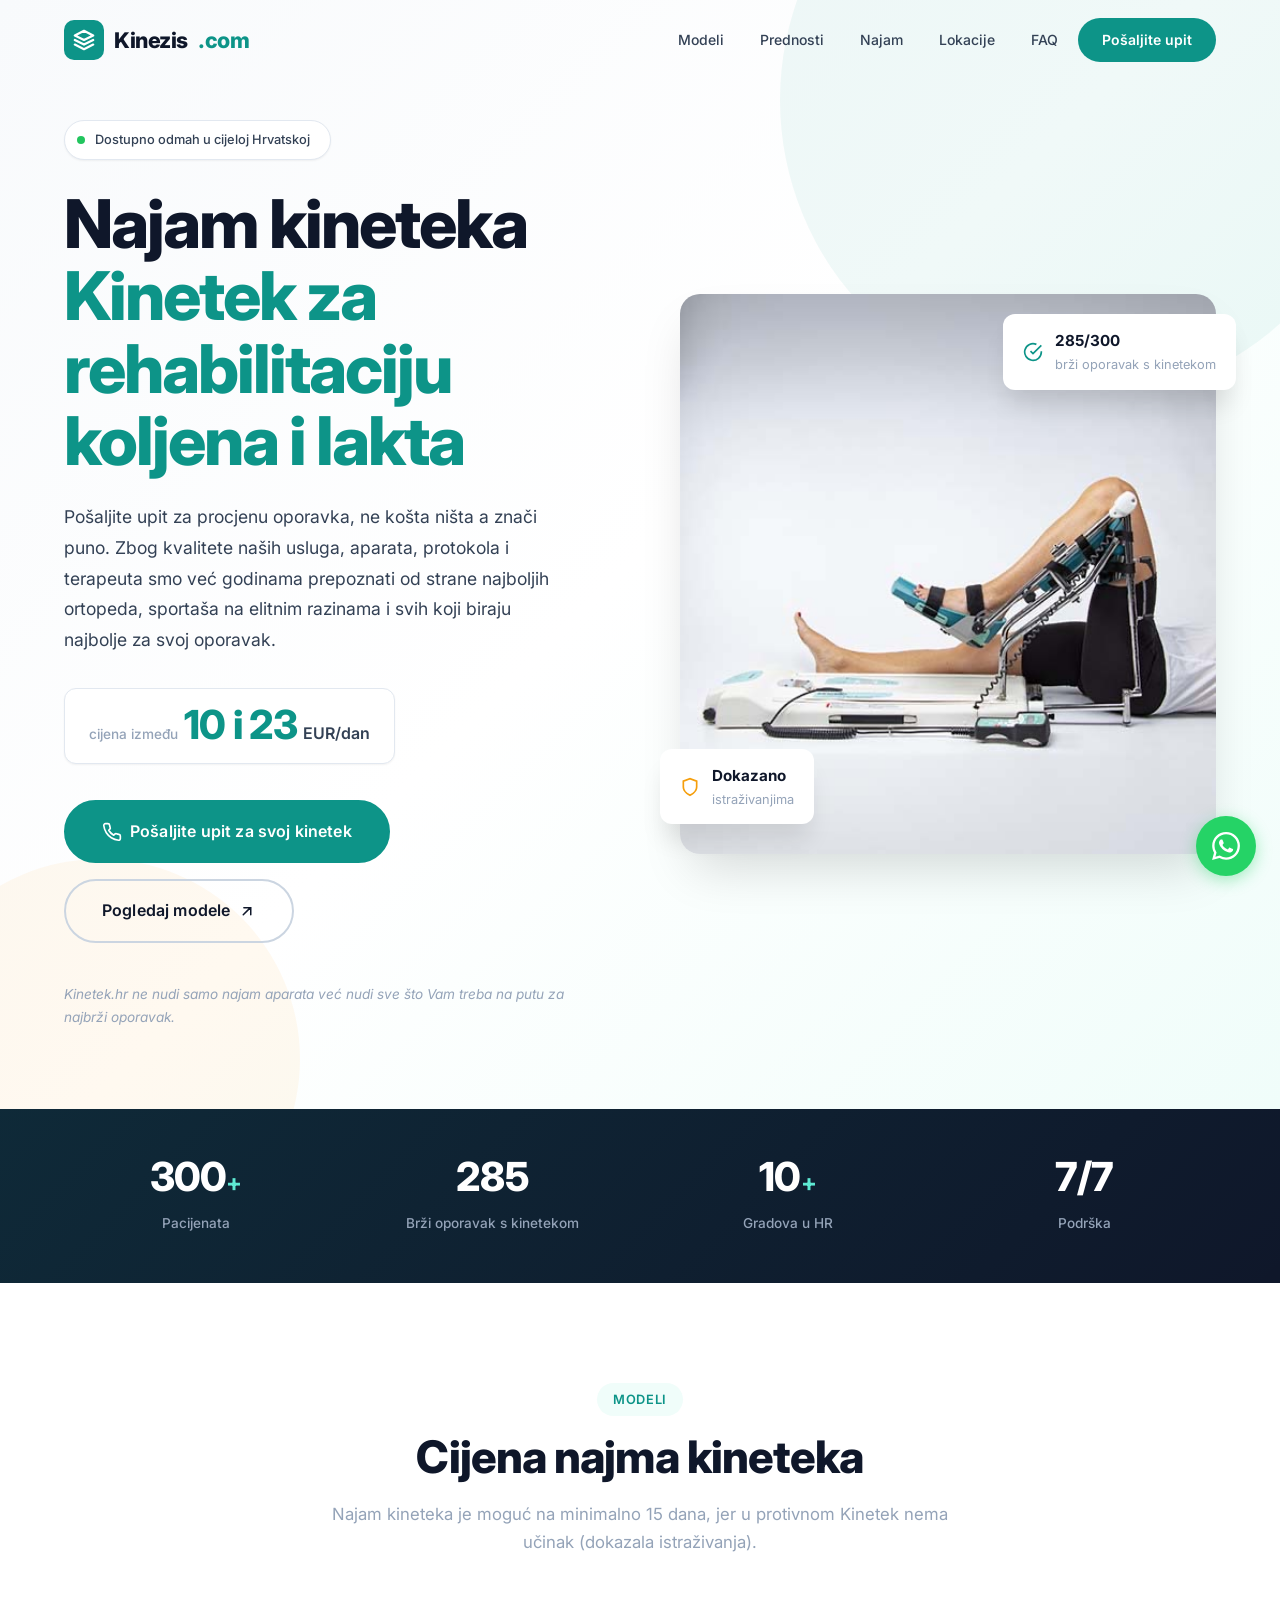
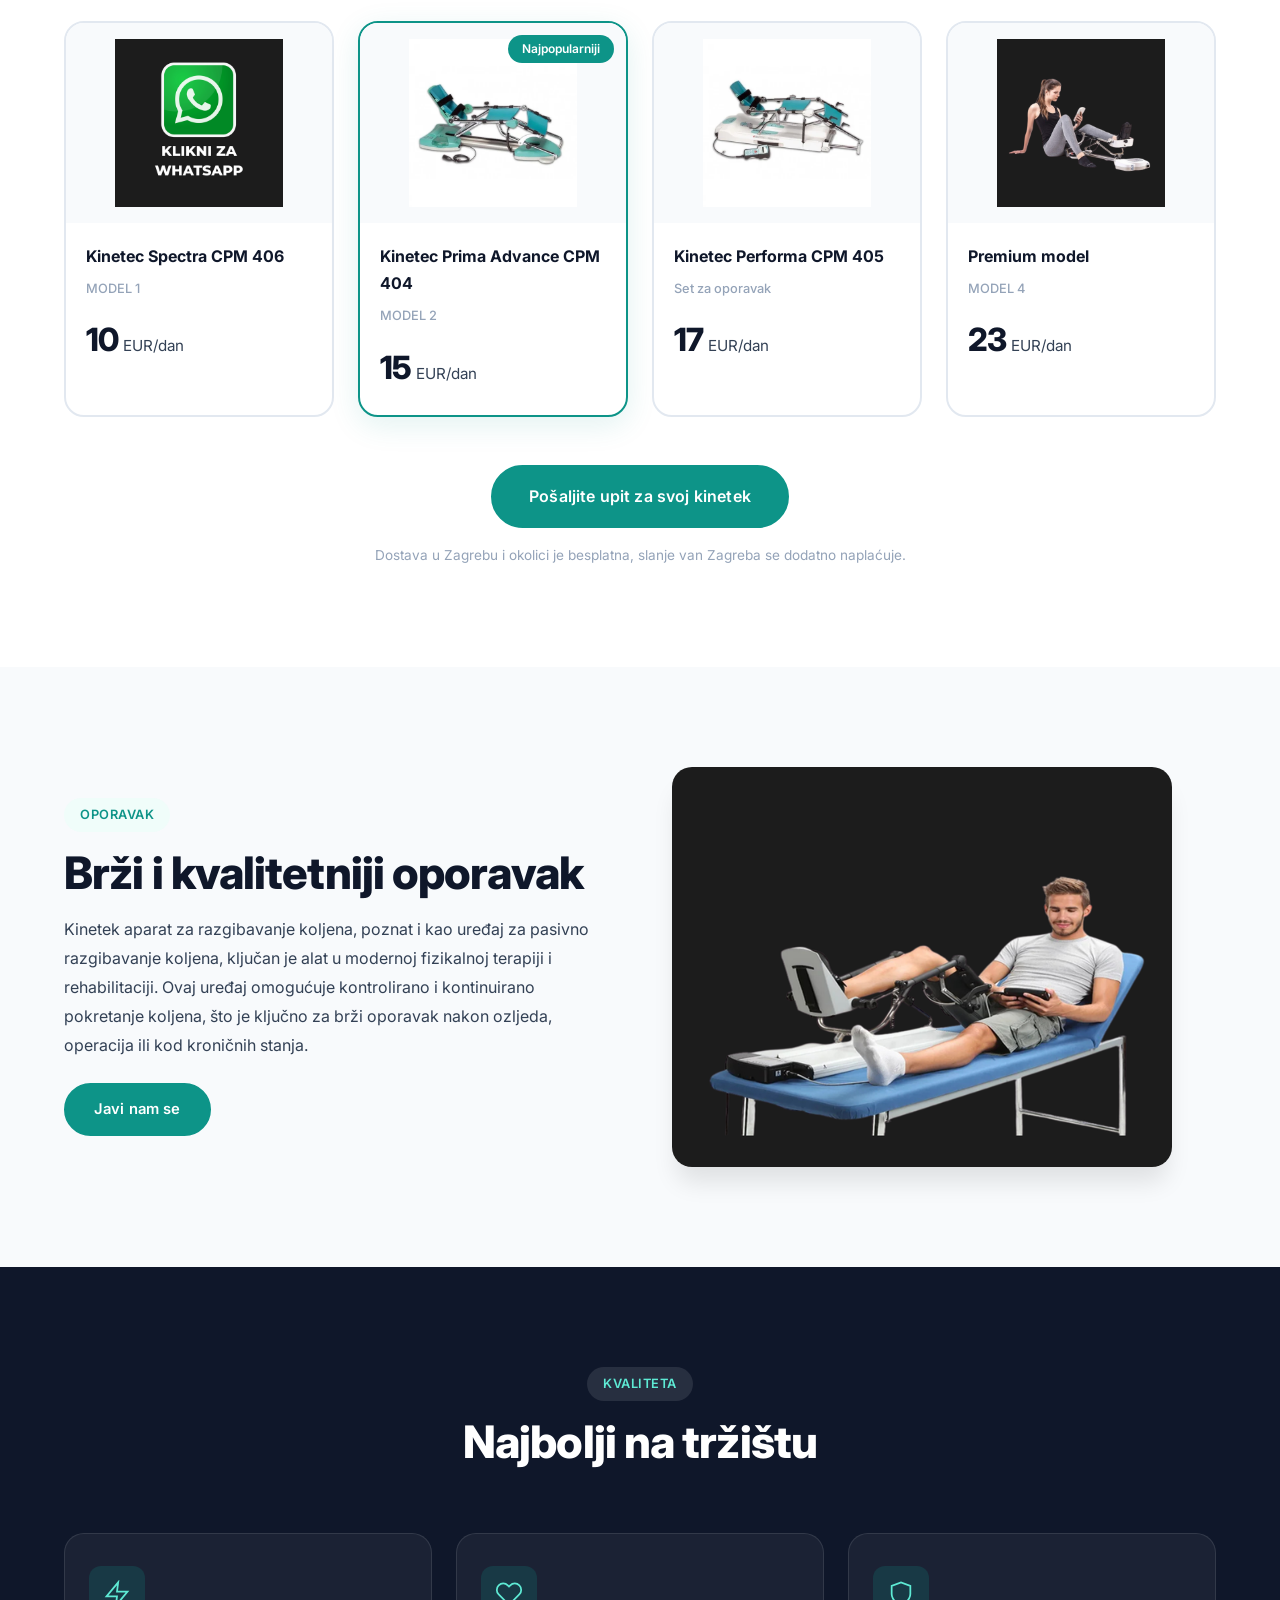
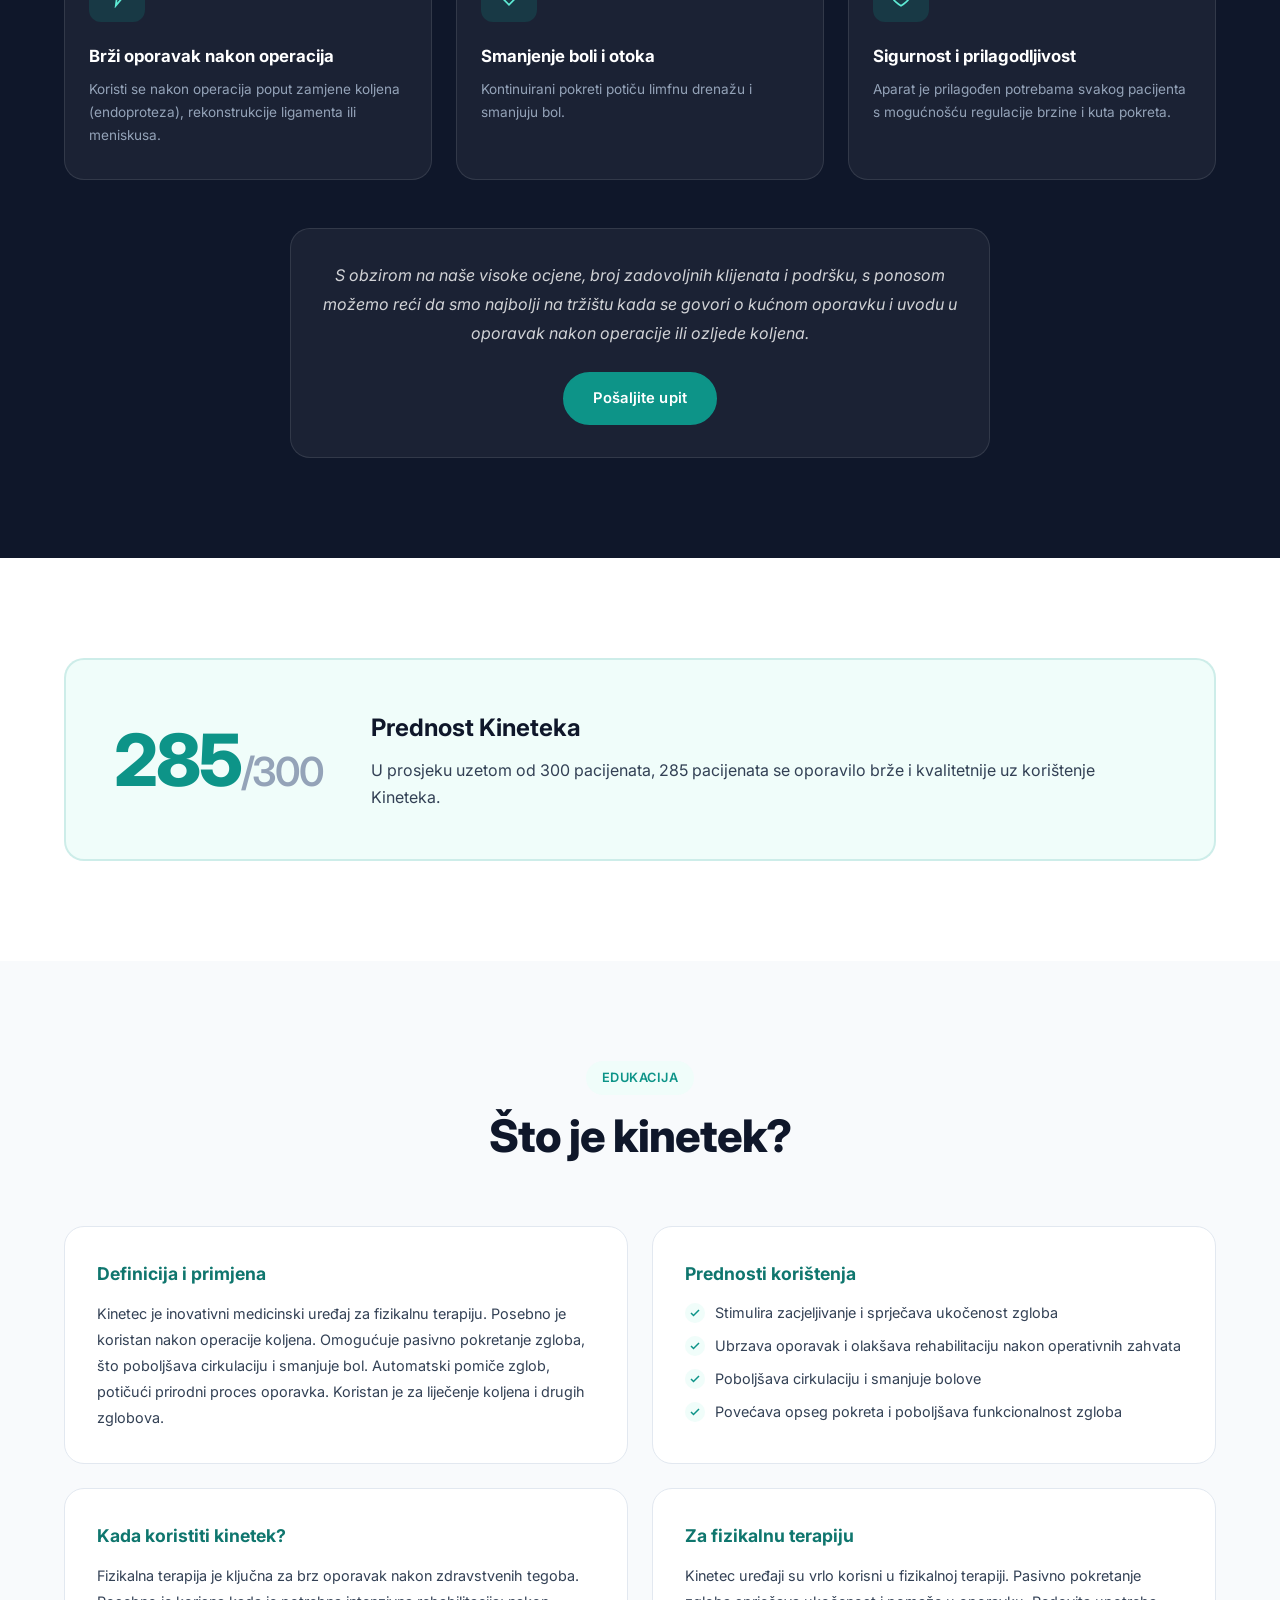
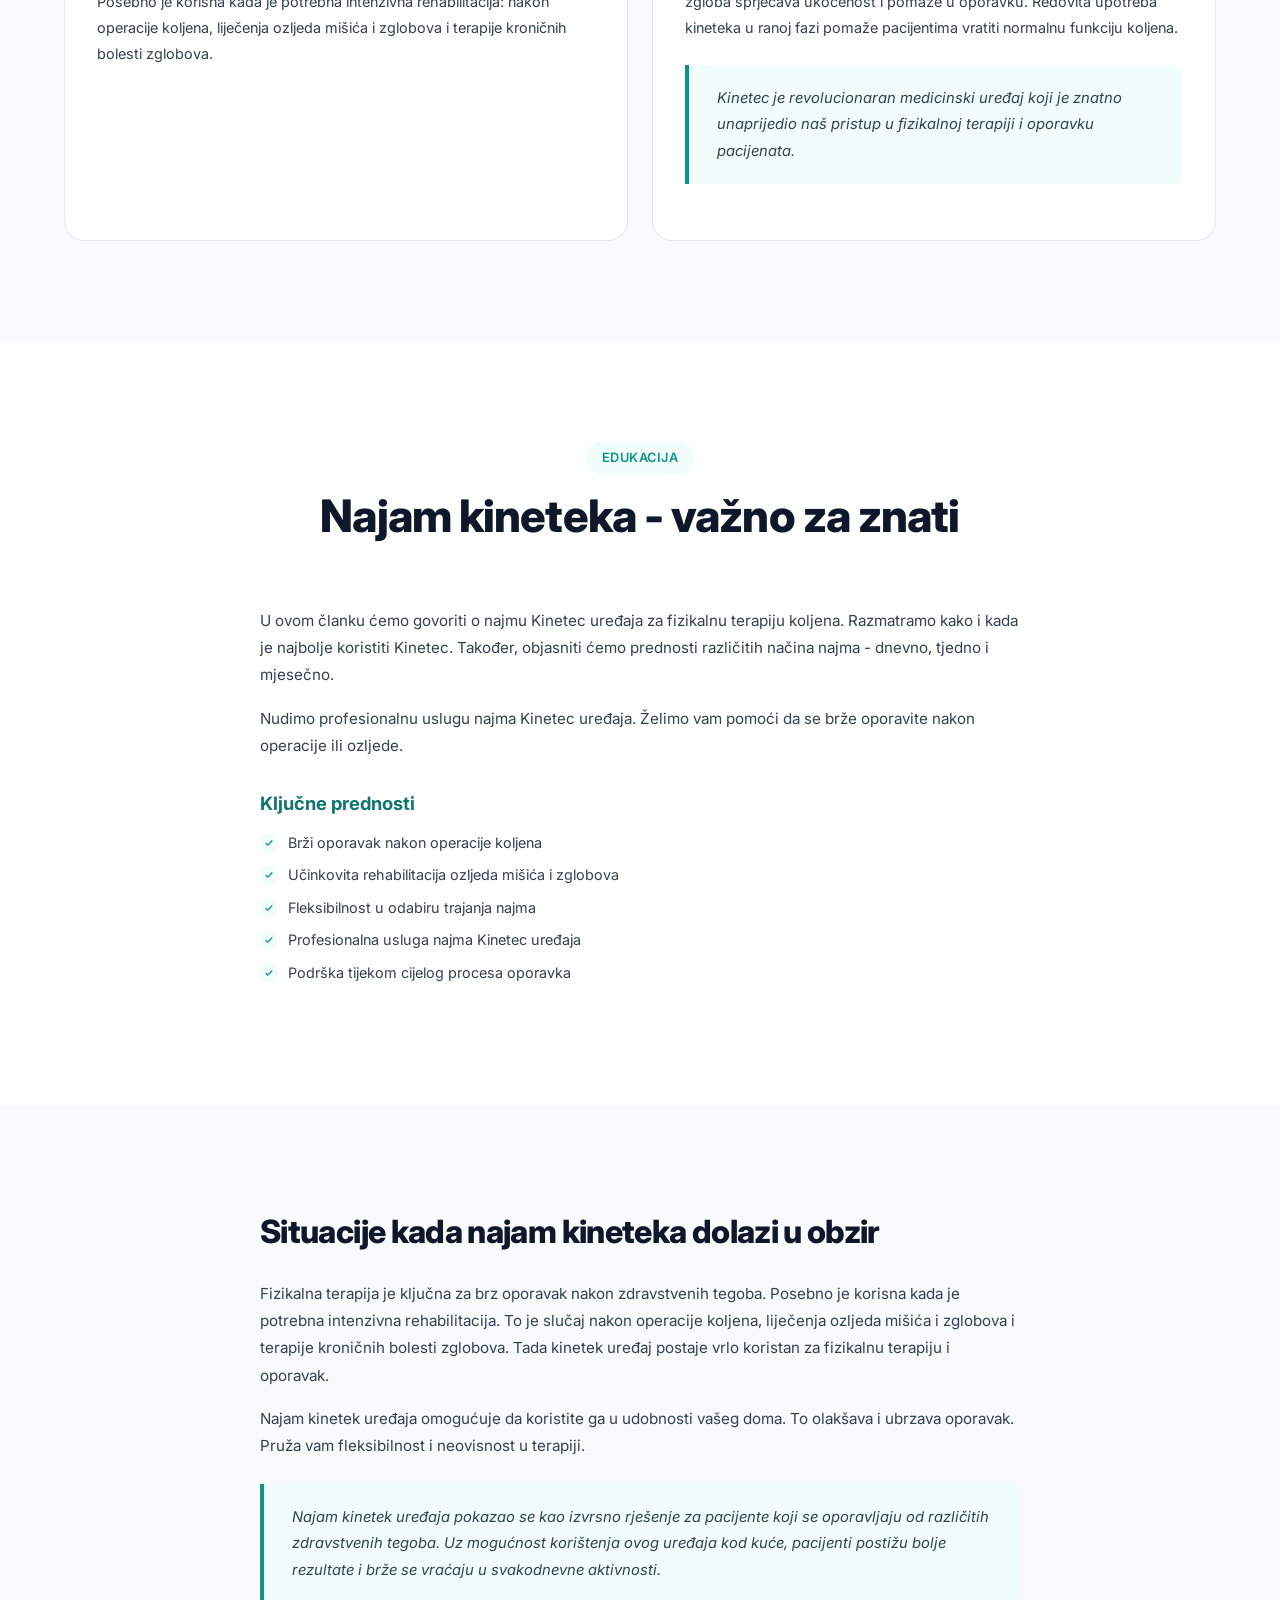
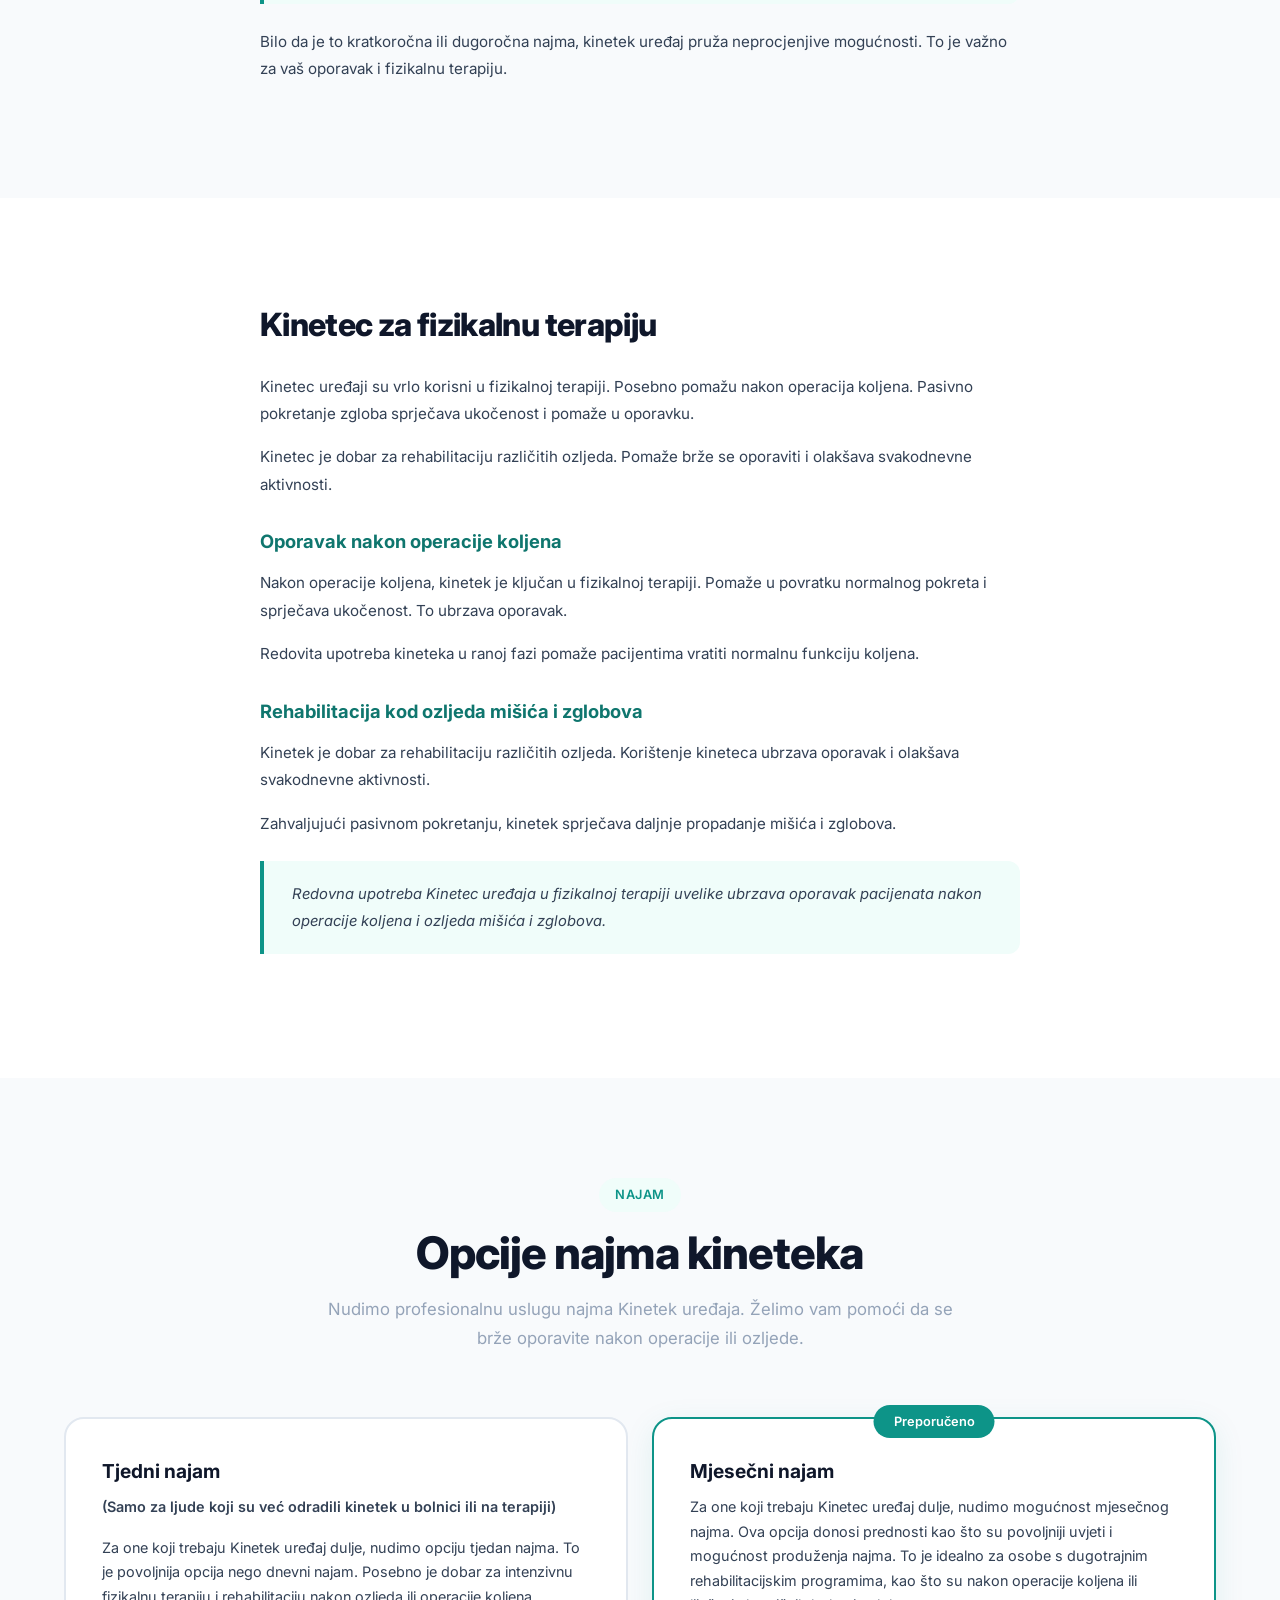
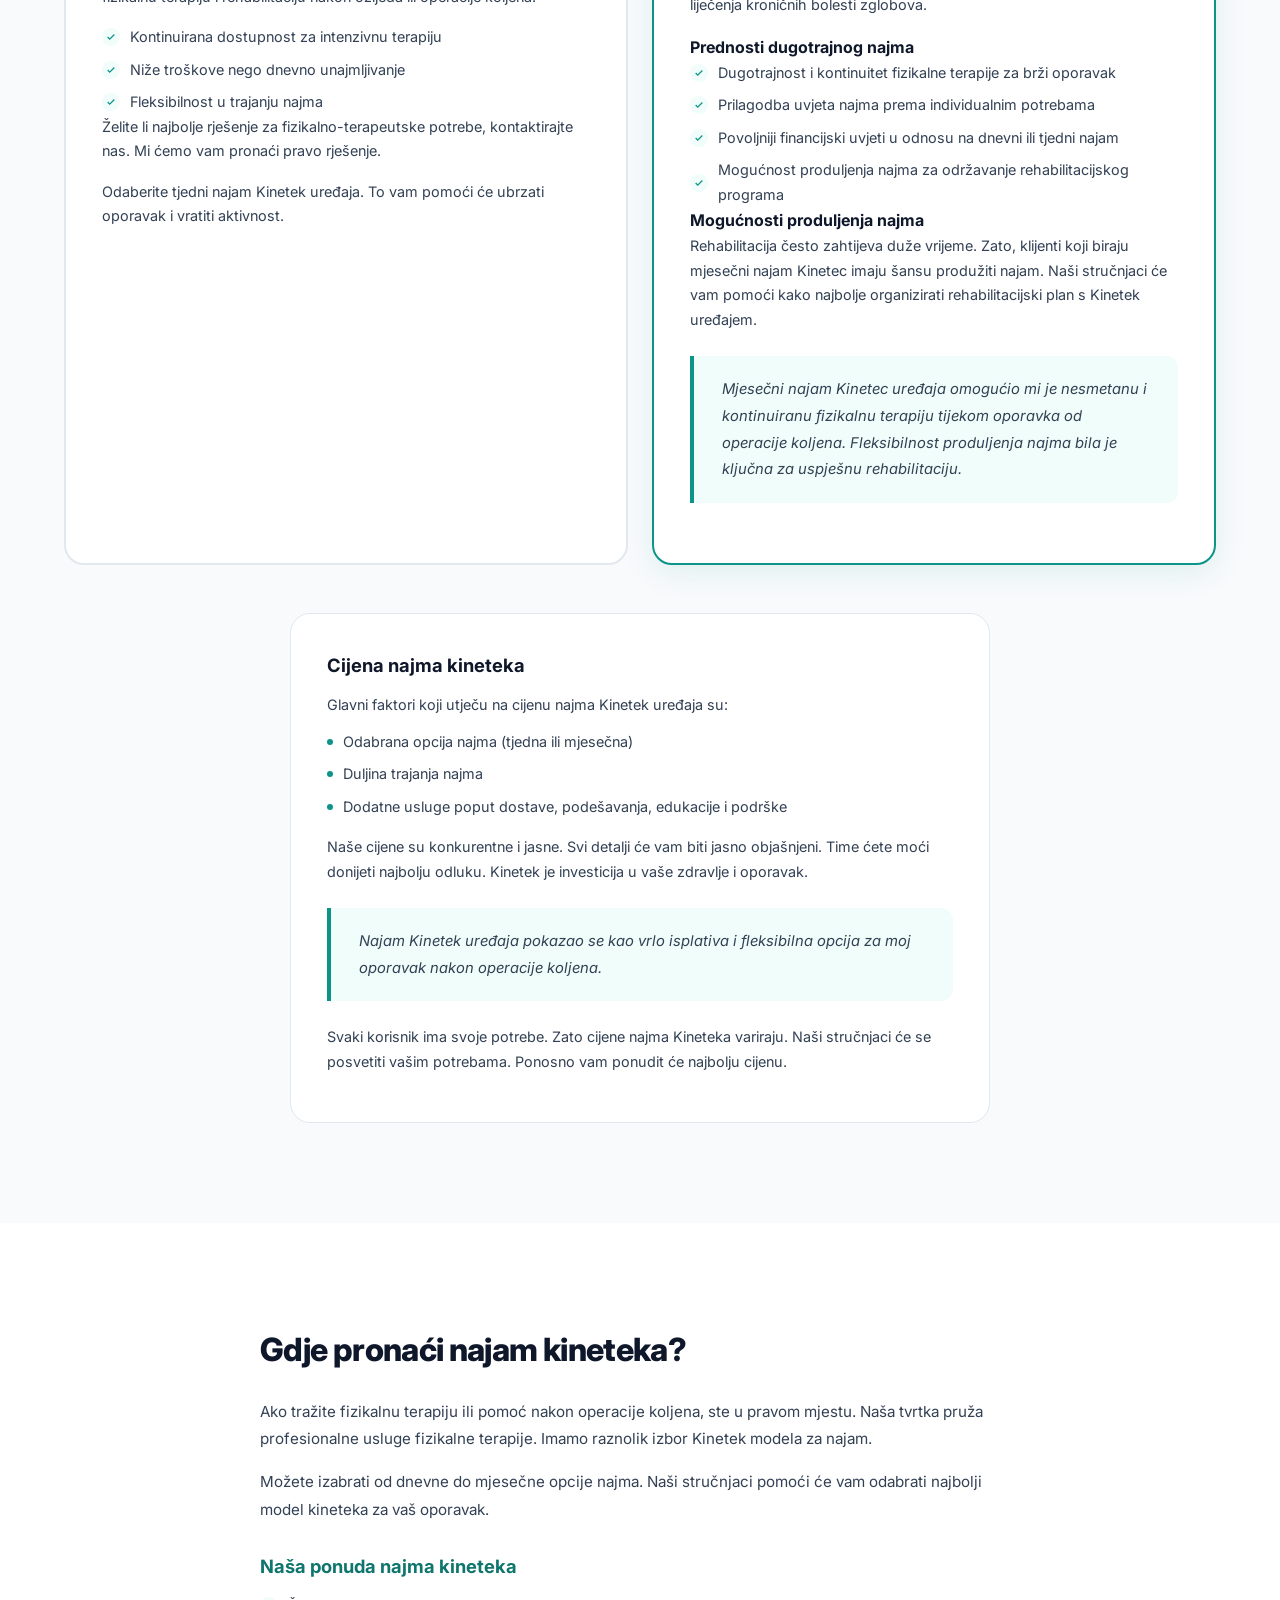
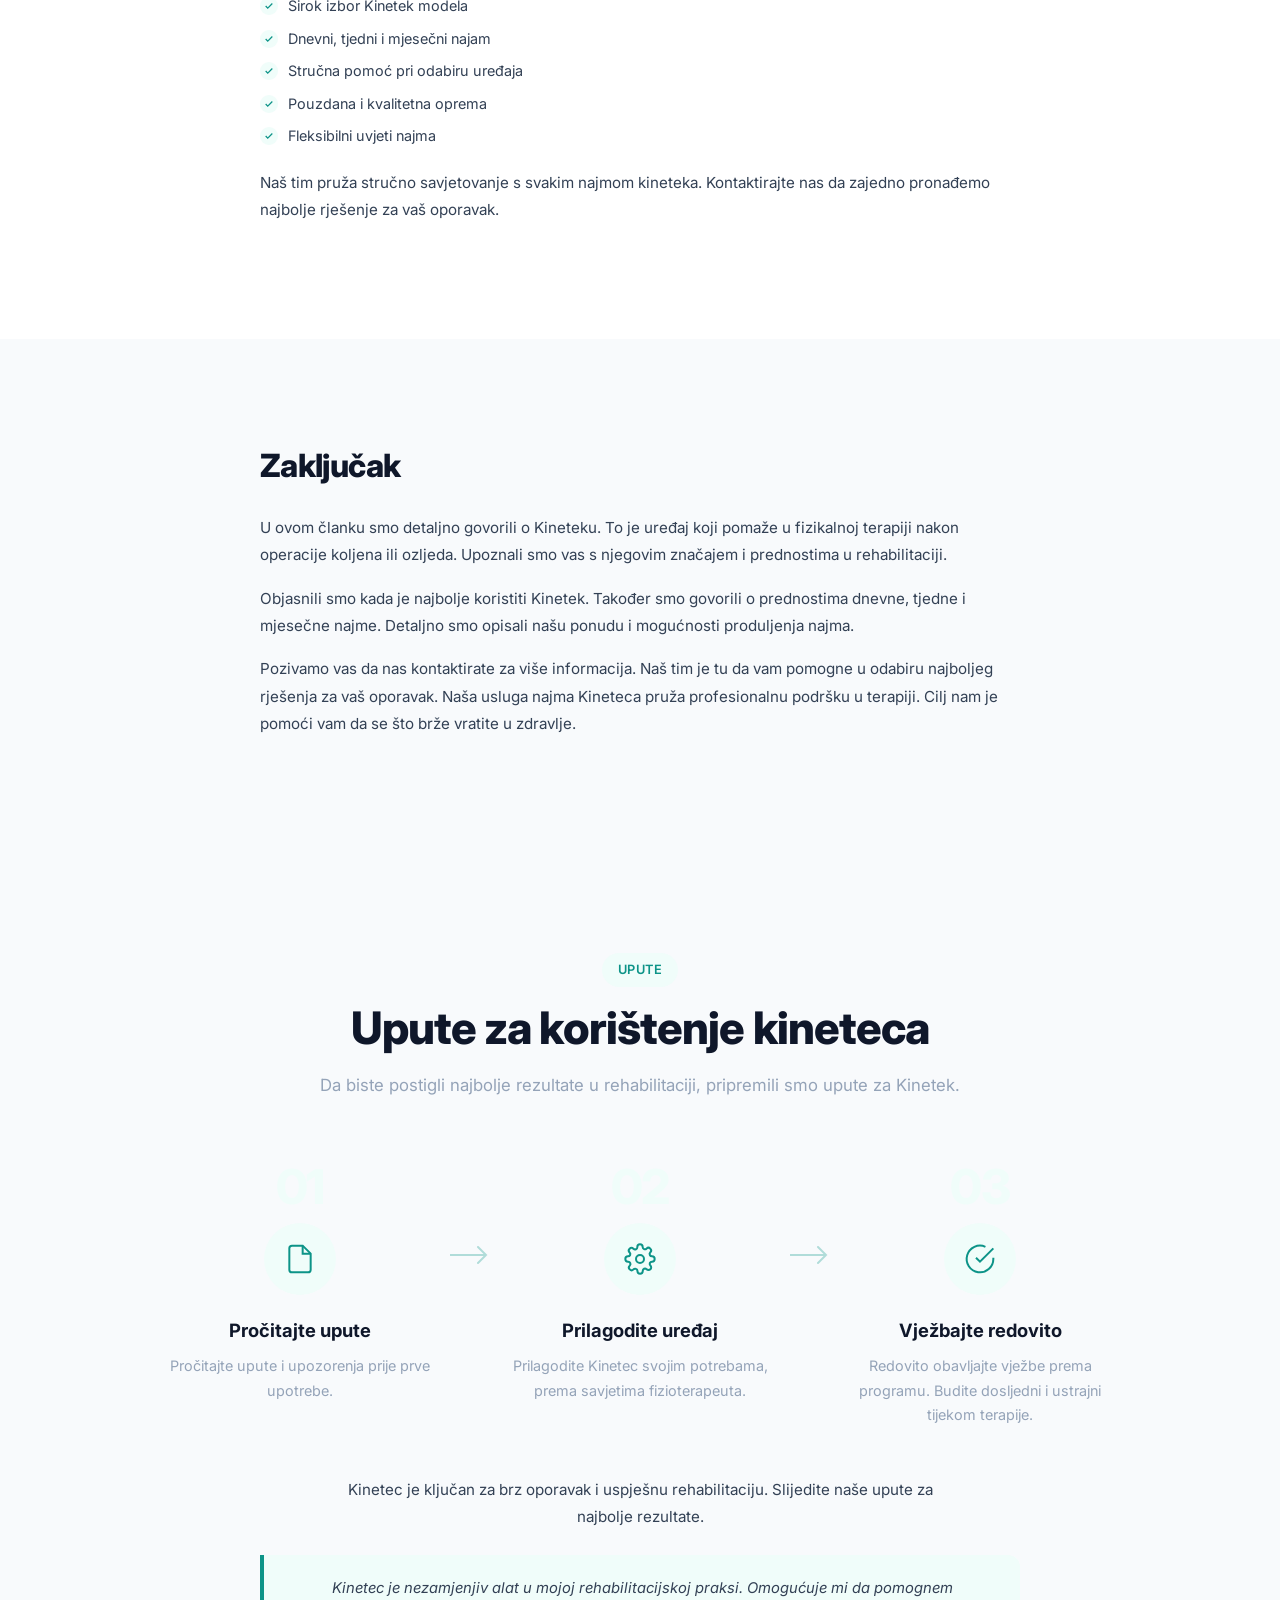
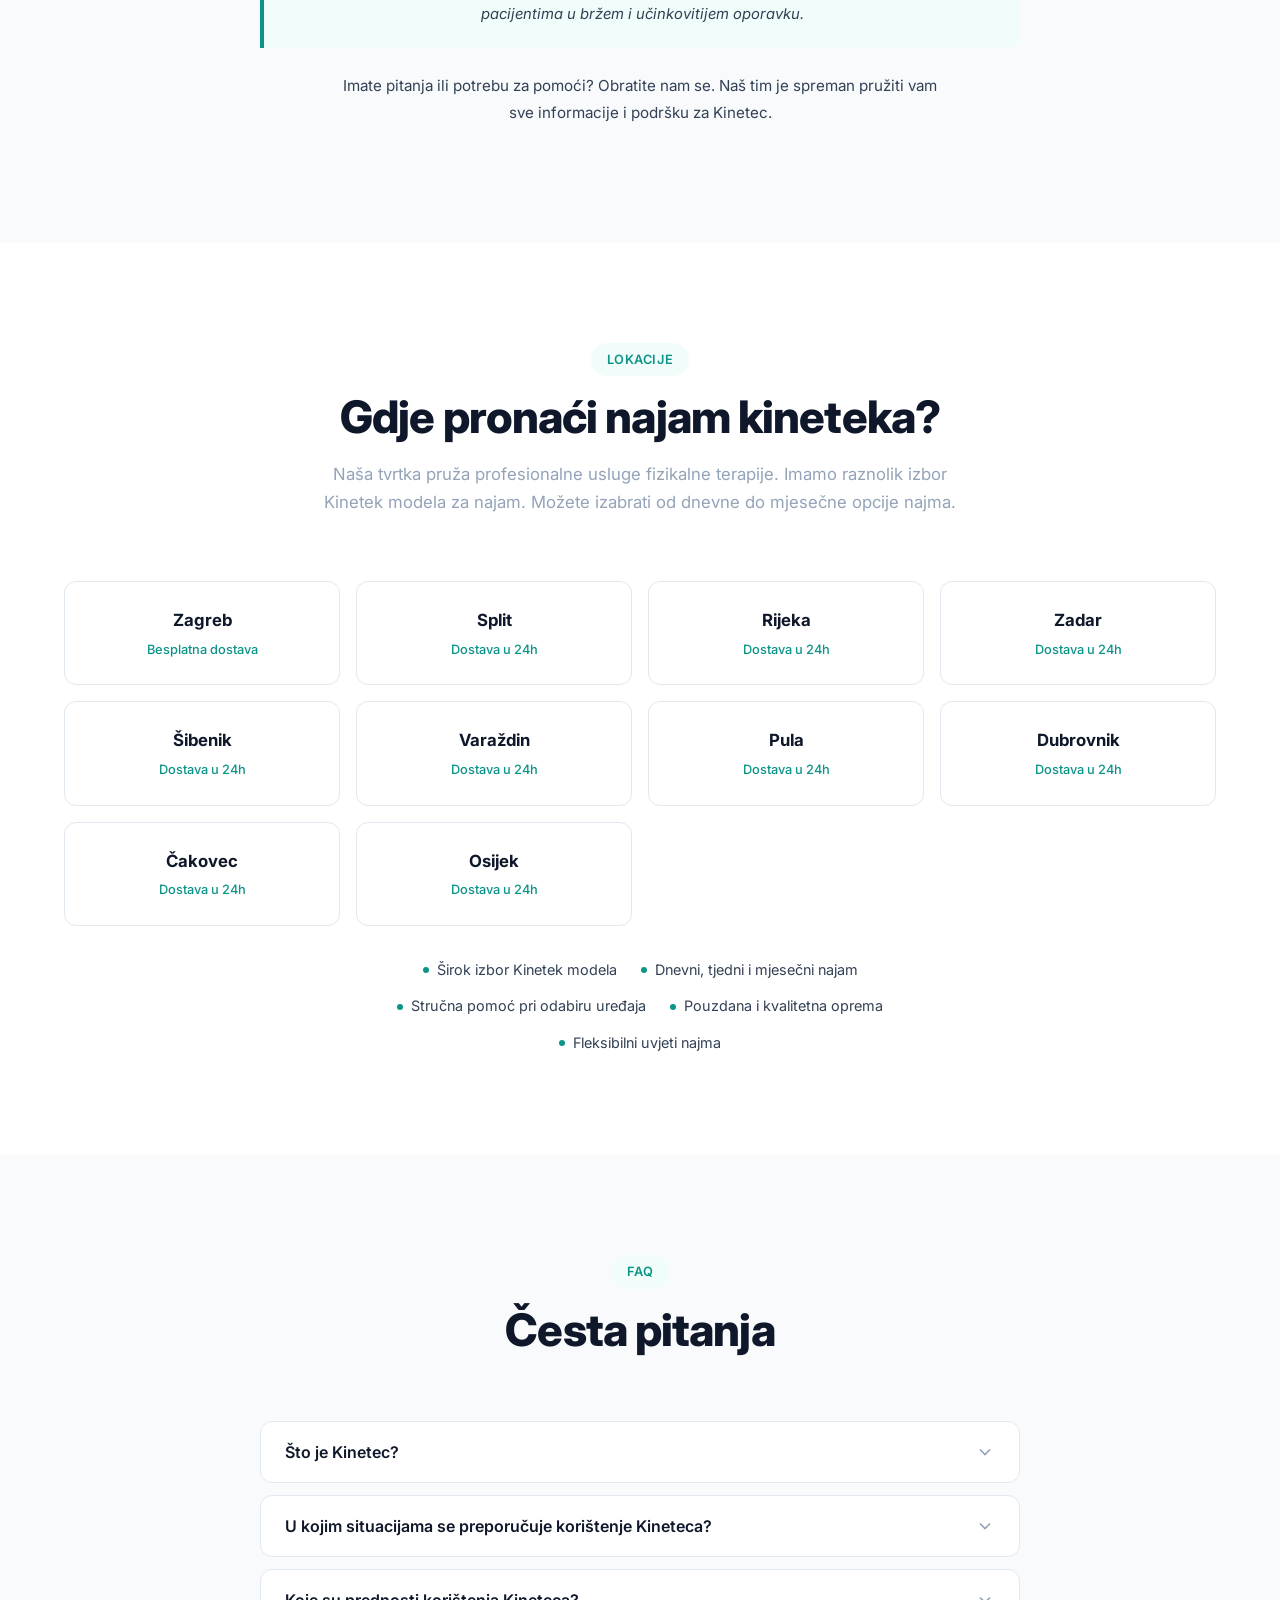
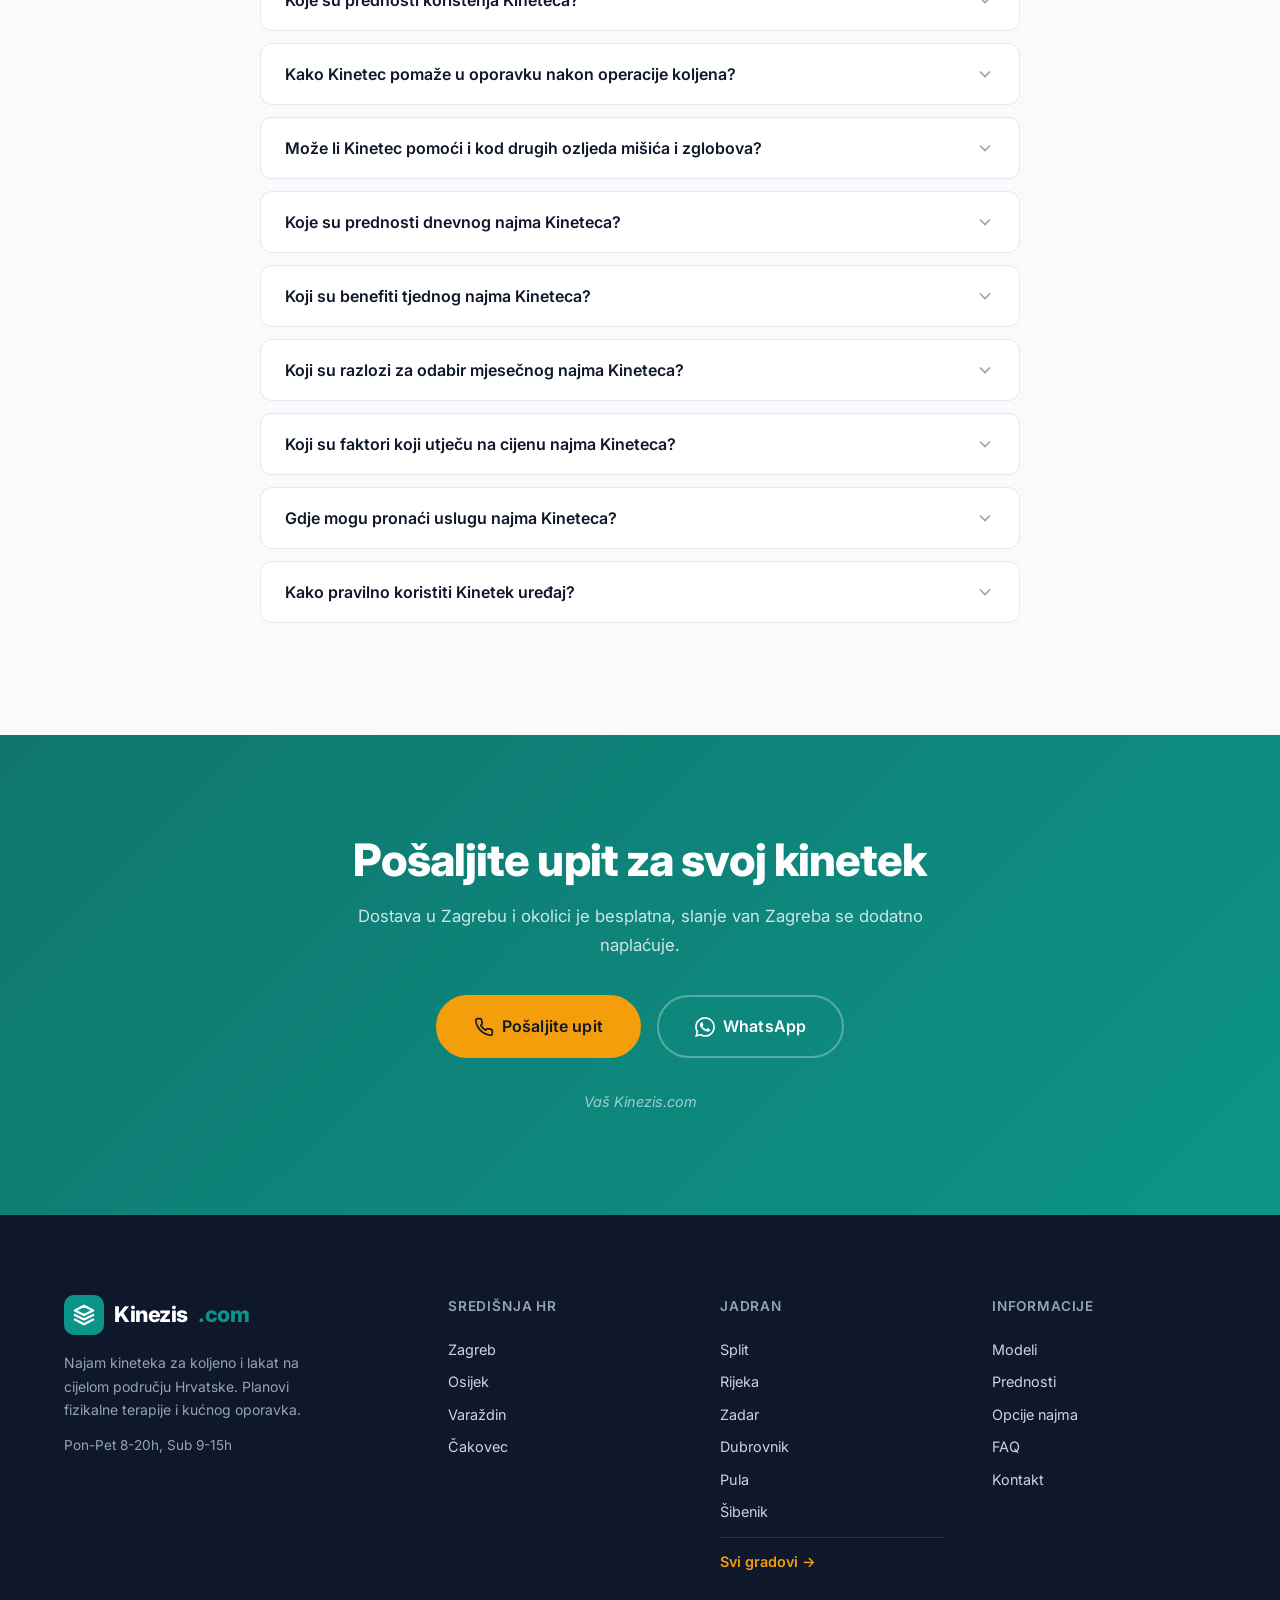
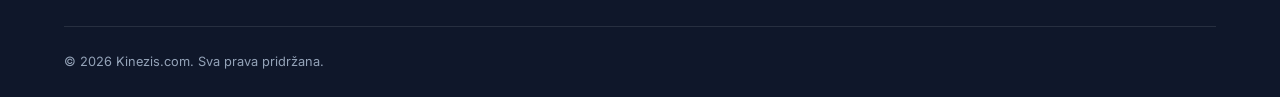
<file: index.html>
<!DOCTYPE html>
<html lang="hr">
<head>
    <meta charset="UTF-8">
    <meta name="viewport" content="width=device-width, initial-scale=1.0">
    <title>Najam kineteka - cijena od 10 EUR/dan | Kinezis.com</title>
    <meta name="description" content="Najam kineteka za koljeno i lakat - cijena od 10 EUR/dan. Dostava cijela Hrvatska. Brzi oporavak nakon operacije. Pošaljite upit.">
    <meta name="keywords" content="kinetek, najam kineteka, CPM uređaj, rehabilitacija koljena, kinetek Zagreb, kinetek Split, kinetek Rijeka, najam kineteka cijena, fizikalna terapija">
    <meta name="robots" content="index, follow, max-snippet:-1, max-image-preview:large, max-video-preview:-1">
    <meta name="geo.region" content="HR">
    <meta name="geo.placename" content="Zagreb">
    <meta name="language" content="hr">
    <link rel="canonical" href="https://kinezis.com/">

    <meta property="og:type" content="website">
    <meta property="og:url" content="https://kinezis.com/">
    <meta property="og:title" content="Kinezis.com | Najam kineteka za koljeno i lakat po cijeloj Hrvatskoj">
    <meta property="og:description" content="Pronađite svoj kinetek za najam. Najam kineteka za koljeno i lakat na cijelom području Hrvatske. Planovi fizikalne terapije i kućnog oporavka.">
    <meta property="og:image" content="https://kinezis.com/assets/images/kinetek-hero.jpg">
    <meta property="og:locale" content="hr_HR">
    <meta property="og:site_name" content="Kinezis.com">

    <meta name="twitter:card" content="summary_large_image">
    <meta name="twitter:title" content="Kinezis.com | Najam kineteka za koljeno i lakat">
    <meta name="twitter:description" content="Najam kineteka za koljeno i lakat po cijeloj Hrvatskoj. Od 10 EUR/dan.">
    <meta name="twitter:image" content="https://kinezis.com/assets/images/kinetek-hero.jpg">

    <link rel="icon" type="image/svg+xml" href="/favicon.svg">
    <link rel="apple-touch-icon" href="/favicon.svg">

    <style>
        *,*::before,*::after{margin:0;padding:0;box-sizing:border-box}
        :root{--primary:#0d9488;--primary-dark:#0f766e;--primary-light:#5eead4;--primary-50:#f0fdfa;--accent:#f59e0b;--dark:#0f172a;--dark-600:#334155;--dark-400:#94a3b8;--gray-50:#f8fafc;--gray-100:#f1f5f9;--gray-200:#e2e8f0;--white:#fff;--font:'Inter',system-ui,sans-serif;--ease:cubic-bezier(.22,1,.36,1);--shadow-sm:0 1px 2px rgba(0,0,0,.05);--shadow-md:0 4px 6px -1px rgba(0,0,0,.1);--shadow-lg:0 20px 25px -5px rgba(0,0,0,.1);--shadow-xl:0 25px 50px -12px rgba(0,0,0,.15);--radius:12px;--radius-lg:20px;--radius-full:9999px}
        html{scroll-behavior:smooth;scroll-padding-top:80px}
        body{font-family:var(--font);color:var(--dark);line-height:1.7;background:var(--white);-webkit-font-smoothing:antialiased;overflow-x:hidden}
        a{text-decoration:none;color:inherit}img,video,svg{max-width:100%;display:block}
        .container{max-width:1200px;margin:0 auto;padding:0 24px}
        .header{position:fixed;top:0;left:0;right:0;z-index:1000;background:rgba(255,255,255,0);backdrop-filter:blur(0);transition:all .4s var(--ease)}
        .header.scrolled{background:rgba(255,255,255,.95);backdrop-filter:blur(16px);box-shadow:var(--shadow-sm)}
        .header__inner{display:flex;align-items:center;justify-content:space-between;height:80px}
        .logo{display:flex;align-items:center;gap:10px;font-weight:800;font-size:1.35rem;letter-spacing:-.02em}
        .logo__icon{width:40px;height:40px;background:var(--primary);border-radius:10px;display:flex;align-items:center;justify-content:center}
        .logo__icon svg{width:22px;height:22px}
        .logo span{color:var(--primary)}
        .nav{display:flex;align-items:center;gap:4px}
        .nav a{padding:8px 16px;border-radius:var(--radius-full);font-size:.875rem;font-weight:500;color:var(--dark-600);transition:all .2s}
        .nav a:hover{color:var(--primary);background:var(--gray-100)}
        .nav__cta{background:var(--primary)!important;color:var(--white)!important;padding:10px 24px!important;font-weight:600!important}
        .nav__cta:hover{background:var(--primary-dark)!important}
        .hamburger{display:none;flex-direction:column;gap:5px;background:none;border:none;cursor:pointer;padding:8px;z-index:1001}
        .hamburger span{display:block;width:22px;height:2px;background:var(--dark);border-radius:2px;transition:all .3s}
        .hero{position:relative;min-height:100vh;display:flex;align-items:center;padding:120px 0 80px;background:linear-gradient(135deg,var(--gray-50) 0%,var(--white) 50%,var(--primary-50) 100%);overflow:hidden}
        @media(max-width:768px){.nav{position:fixed;top:0;right:0;bottom:0;width:300px;background:var(--white);flex-direction:column;padding:100px 32px 32px;transform:translateX(100%);transition:transform .4s var(--ease);box-shadow:var(--shadow-xl);z-index:999}.nav.open{transform:translateX(0)}.nav a{padding:14px 20px;font-size:1rem;width:100%;border-radius:var(--radius)}.hamburger{display:flex}.hero{min-height:auto;padding:120px 0 60px}}
    </style>

    <link rel="preload" as="image" href="/assets/images/kinetek-hero.jpg">
    <link rel="preconnect" href="https://fonts.googleapis.com">
    <link rel="preconnect" href="https://fonts.gstatic.com" crossorigin>
    <link rel="preload" as="style" href="https://fonts.googleapis.com/css2?family=Inter:wght@400;500;600;700;800&display=swap" onload="this.onload=null;this.rel='stylesheet'">
    <noscript><link rel="stylesheet" href="https://fonts.googleapis.com/css2?family=Inter:wght@400;500;600;700;800&display=swap"></noscript>
    <link rel="stylesheet" href="/style.css" media="print" onload="this.media='all'">
    <noscript><link rel="stylesheet" href="/style.css"></noscript>

    <script type="application/ld+json">
    {"@context":"https://schema.org","@type":["MedicalBusiness","LocalBusiness"],"name":"Kinezis.com","description":"Najam kineteka za koljeno i lakat na cijelom području Hrvatske. Planovi fizikalne terapije i kućnog oporavka.","url":"https://kinezis.com","address":{"@type":"PostalAddress","addressLocality":"Zagreb","addressCountry":"HR"},"areaServed":[{"@type":"Country","name":"Hrvatska"}],"priceRange":"10-23 EUR/dan","aggregateRating":{"@type":"AggregateRating","ratingValue":"4.9","reviewCount":"300","bestRating":"5"},"openingHoursSpecification":{"@type":"OpeningHoursSpecification","dayOfWeek":["Monday","Tuesday","Wednesday","Thursday","Friday","Saturday","Sunday"],"opens":"07:00","closes":"21:00"}}
    </script>
    <script type="application/ld+json">
    {"@context":"https://schema.org","@type":"Product","name":"Najam kineteka (CPM uređaj)","description":"Najam CPM uređaja za rehabilitaciju koljena i lakta uz najpovoljniju cijenu u Hrvatskoj.","brand":{"@type":"Brand","name":"Kinezis"},"offers":{"@type":"AggregateOffer","priceCurrency":"EUR","lowPrice":"10","highPrice":"23","offerCount":"3","availability":"https://schema.org/InStock","url":"https://kinezis.com/"},"aggregateRating":{"@type":"AggregateRating","ratingValue":"4.9","reviewCount":"300","bestRating":"5","worstRating":"1"}}
    </script>
    <script type="application/ld+json">
    {"@context":"https://schema.org","@type":"Service","name":"Najam kineteka u Hrvatskoj","serviceType":"Najam CPM uređaja za rehabilitaciju koljena i lakta","areaServed":{"@type":"Country","name":"Hrvatska"},"provider":{"@type":"LocalBusiness","name":"Kinezis.com","url":"https://kinezis.com"},"offers":{"@type":"Offer","price":"10","priceCurrency":"EUR","availability":"https://schema.org/InStock"}}
    </script>
    <script type="application/ld+json">
    {"@context":"https://schema.org","@type":"FAQPage","mainEntity":[{"@type":"Question","name":"Što je Kinetec?","acceptedAnswer":{"@type":"Answer","text":"Kinetec je medicinski uređaj za fizikalnu terapiju. Posebno je koristan za koljeno. Pomaže u cirkulaciji krvi, smanjuje bol i poboljšava pokret."}},{"@type":"Question","name":"U kojim situacijama se preporučuje korištenje Kineteca?","acceptedAnswer":{"@type":"Answer","text":"Kinetec je koristan kada je potrebna intenzivna terapija. Posebno je dobar nakon operacije koljena ili kod ozljeda mišića i zglobova."}},{"@type":"Question","name":"Koje su prednosti korištenja Kineteca?","acceptedAnswer":{"@type":"Answer","text":"Kinetec stimulira zacjeljivanje i sprječava ukočenost. Pomaže u bržem oporavku i olakšava rehabilitaciju."}},{"@type":"Question","name":"Kako Kinetec pomaže u oporavku nakon operacije koljena?","acceptedAnswer":{"@type":"Answer","text":"Kinetec pomaže u povratku punog opsega pokreta. Sprječava ukočenost nakon operacije koljena."}},{"@type":"Question","name":"Može li Kinetec pomoći i kod drugih ozljeda mišića i zglobova?","acceptedAnswer":{"@type":"Answer","text":"Da, Kinetec je koristan i za druge ozljede. Pomaže u oporavku i olakšava svakodnevne aktivnosti."}},{"@type":"Question","name":"Koje su prednosti dnevnog najma Kineteca?","acceptedAnswer":{"@type":"Answer","text":"Dnevni najam omogućuje fleksibilnost. Prilagođen je vašim potrebama. Jednostavan je i prilagodljiv vašem rasporedu."}},{"@type":"Question","name":"Koji su benefiti tjednog najma Kineteca?","acceptedAnswer":{"@type":"Answer","text":"Tjedni najam je idealan za intenzivnu terapiju. Pogodan je za zahtjevnije ozljede ili nakon operacije koljena."}},{"@type":"Question","name":"Koji su razlozi za odabir mjesečnog najma Kineteca?","acceptedAnswer":{"@type":"Answer","text":"Mjesečni najam je dobar za dugotrajne rehabilitacijske planove. Nudi dodatne pogodnosti i povoljne uvjete."}},{"@type":"Question","name":"Koji su faktori koji utječu na cijenu najma Kineteca?","acceptedAnswer":{"@type":"Answer","text":"Cijena ovisi o opciji najma i duljini. Naši stručnjaci će vam pomoći pronaći najbolju opciju."}},{"@type":"Question","name":"Gdje mogu pronaći uslugu najma Kineteca?","acceptedAnswer":{"@type":"Answer","text":"Kinezis.com nudi Kinetek uređaje za najam. Imamo širok izbor modela i fleksibilne opcije najma."}},{"@type":"Question","name":"Kako pravilno koristiti Kinetek uređaj?","acceptedAnswer":{"@type":"Answer","text":"Pravilna upotreba Kineteca je ključna za dobre rezultate. Našim korisnicima pružamo upute i podršku."}}]}
    </script>
</head>
<body>

    <!-- HEADER -->
    <header class="header" id="header">
        <div class="container">
            <div class="header__inner">
                <a href="/" class="logo">
                    <div class="logo__icon"><svg viewBox="0 0 24 24" fill="none" stroke="white" stroke-width="2.5" stroke-linecap="round" stroke-linejoin="round"><path d="M12 2L2 7l10 5 10-5-10-5z"/><path d="M2 17l10 5 10-5"/><path d="M2 12l10 5 10-5"/></svg></div>
                    Kinezis<span>.com</span>
                </a>
                <nav class="nav" id="nav">
                    <a href="#modeli">Modeli</a>
                    <a href="#prednosti">Prednosti</a>
                    <a href="#najam">Najam</a>
                    <a href="#lokacije">Lokacije</a>
                    <a href="#faq">FAQ</a>
                    <a href="#kontakt" class="nav__cta">Pošaljite upit</a>
                </nav>
                <button class="hamburger" id="hamburger" aria-label="Izbornik"><span></span><span></span><span></span></button>
            </div>
        </div>
    </header>
    <div class="nav-overlay" id="navOverlay"></div>

    <!-- HERO -->
    <section class="hero" id="hero">
        <div class="hero__bg-shapes"><div class="hero__circle hero__circle--1"></div><div class="hero__circle hero__circle--2"></div></div>
        <div class="container">
            <div class="hero__grid">
                <div class="hero__content" data-animate="fade-right">
                    <div class="hero__badge"><span class="hero__badge-dot"></span>Dostupno odmah u cijeloj Hrvatskoj</div>
                    <h1 class="hero__title">Najam kineteka<br> <span class="hero__title--accent">Kinetek za rehabilitaciju koljena i lakta</span></h1>
                    <p class="hero__subtitle">Pošaljite upit za procjenu oporavka, ne košta ništa a znači puno. Zbog kvalitete naših usluga, aparata, protokola i terapeuta smo već godinama prepoznati od strane najboljih ortopeda, sportaša na elitnim razinama i svih koji biraju najbolje za svoj oporavak.</p>
                    <div class="hero__price">
                        <span class="hero__price-from">cijena između</span>
                        <span class="hero__price-amount">10 i 23</span>
                        <span class="hero__price-unit">EUR/dan</span>
                    </div>
                    <div class="hero__actions">
                        <a href="#kontakt" class="btn btn--primary btn--lg">
                            <svg width="20" height="20" viewBox="0 0 24 24" fill="none" stroke="currentColor" stroke-width="2" stroke-linecap="round" stroke-linejoin="round"><path d="M22 16.92v3a2 2 0 01-2.18 2 19.79 19.79 0 01-8.63-3.07 19.5 19.5 0 01-6-6 19.79 19.79 0 01-3.07-8.67A2 2 0 014.11 2h3a2 2 0 012 1.72c.127.96.361 1.903.7 2.81a2 2 0 01-.45 2.11L8.09 9.91a16 16 0 006 6l1.27-1.27a2 2 0 012.11-.45c.907.339 1.85.573 2.81.7A2 2 0 0122 16.92z"/></svg>
                            Pošaljite upit za svoj kinetek
                        </a>
                        <a href="#modeli" class="btn btn--outline btn--lg">Pogledaj modele <svg width="18" height="18" viewBox="0 0 24 24" fill="none" stroke="currentColor" stroke-width="2" stroke-linecap="round"><path d="M7 17l9.2-9.2M17 17V7.8H7.8"/></svg></a>
                    </div>
                    <p class="hero__note">Kinetek.hr ne nudi samo najam aparata već nudi sve što Vam treba na putu za najbrži oporavak.</p>
                </div>
                <div class="hero__visual" data-animate="fade-left">
                    <div class="hero__image-wrapper">
                        <img src="/assets/images/kinetek-hero.jpg" alt="Kinetek CPM uređaj za rehabilitaciju koljena" width="560" height="560" class="hero__image" fetchpriority="high">
                        <div class="hero__image-badge hero__image-badge--top">
                            <svg width="20" height="20" viewBox="0 0 24 24" fill="none" stroke="var(--primary)" stroke-width="2"><path d="M22 11.08V12a10 10 0 11-5.93-9.14"/><path d="M22 4L12 14.01l-3-3"/></svg>
                            <div><strong>285/300</strong><span>brži oporavak s kinetekom</span></div>
                        </div>
                        <div class="hero__image-badge hero__image-badge--bottom">
                            <svg width="20" height="20" viewBox="0 0 24 24" fill="none" stroke="var(--accent)" stroke-width="2"><path d="M12 22s8-4 8-10V5l-8-3-8 3v7c0 6 8 10 8 10z"/></svg>
                            <div><strong>Dokazano</strong><span>istraživanjima</span></div>
                        </div>
                    </div>
                </div>
            </div>
        </div>
    </section>

    <!-- STATS -->
    <section class="stats">
        <div class="container">
            <div class="stats__grid">
                <div class="stats__item" data-animate="fade-up"><span class="stats__number" data-count="300">0</span><span class="stats__plus">+</span><span class="stats__label">Pacijenata</span></div>
                <div class="stats__item" data-animate="fade-up"><span class="stats__number" data-count="285">0</span><span class="stats__plus"></span><span class="stats__label">Brži oporavak s kinetekom</span></div>
                <div class="stats__item" data-animate="fade-up"><span class="stats__number" data-count="10">0</span><span class="stats__plus">+</span><span class="stats__label">Gradova u HR</span></div>
                <div class="stats__item" data-animate="fade-up"><span class="stats__number">7/7</span><span class="stats__plus"></span><span class="stats__label">Podrška</span></div>
            </div>
        </div>
    </section>

    <!-- MODELI / CIJENE -->
    <section class="section" id="modeli">
        <div class="container">
            <div class="section__header" data-animate="fade-up">
                <span class="section__tag">Modeli</span>
                <h2 class="section__title">Cijena najma kineteka</h2>
                <p class="section__subtitle">Najam kineteka je moguć na minimalno 15 dana, jer u protivnom Kinetek nema učinak (dokazala istraživanja).</p>
            </div>
            <div class="models__grid" data-animate="fade-up">
                <div class="model__card">
                    <img src="/assets/images/kinetek-koljeno.png" alt="Kinetec Spectra CPM 406" width="400" height="300" loading="lazy">
                    <div class="model__info">
                        <h3>Kinetec Spectra CPM 406</h3>
                        <span class="model__label">MODEL 1</span>
                        <div class="model__price"><span>10</span> EUR/dan</div>
                    </div>
                </div>
                <div class="model__card model__card--popular">
                    <div class="model__badge">Najpopularniji</div>
                    <img src="/assets/images/model-prima.jpg" alt="Kinetec Prima Advance CPM 404" width="400" height="300" loading="lazy">
                    <div class="model__info">
                        <h3>Kinetec Prima Advance CPM 404</h3>
                        <span class="model__label">MODEL 2</span>
                        <div class="model__price"><span>15</span> EUR/dan</div>
                    </div>
                </div>
                <div class="model__card">
                    <img src="/assets/images/model-performa.jpg" alt="Kinetec Performa CPM 405" width="400" height="300" loading="lazy">
                    <div class="model__info">
                        <h3>Kinetec Performa CPM 405</h3>
                        <span class="model__label">Set za oporavak</span>
                        <div class="model__price"><span>17</span> EUR/dan</div>
                    </div>
                </div>
                <div class="model__card">
                    <img src="/assets/images/kinetek-web.png" alt="Kinetek Premium model" width="400" height="300" loading="lazy">
                    <div class="model__info">
                        <h3>Premium model</h3>
                        <span class="model__label">MODEL 4</span>
                        <div class="model__price"><span>23</span> EUR/dan</div>
                    </div>
                </div>
            </div>
            <div class="models__cta" data-animate="fade-up">
                <a href="#kontakt" class="btn btn--primary btn--lg">Pošaljite upit za svoj kinetek</a>
                <p class="models__note">Dostava u Zagrebu i okolici je besplatna, slanje van Zagreba se dodatno naplaćuje.</p>
            </div>
        </div>
    </section>

    <!-- BRŽI OPORAVAK -->
    <section class="section section--gray" id="prednosti">
        <div class="container">
            <div class="content__layout" data-animate="fade-up">
                <div class="content__text">
                    <span class="section__tag">Oporavak</span>
                    <h2 class="section__title">Brži i kvalitetniji oporavak</h2>
                    <p>Kinetek aparat za razgibavanje koljena, poznat i kao uređaj za pasivno razgibavanje koljena, ključan je alat u modernoj fizikalnoj terapiji i rehabilitaciji. Ovaj uređaj omogućuje kontrolirano i kontinuirano pokretanje koljena, što je ključno za brži oporavak nakon ozljeda, operacija ili kod kroničnih stanja.</p>
                    <a href="#kontakt" class="btn btn--primary">Javi nam se</a>
                </div>
                <div class="content__visual">
                    <img src="/assets/images/kinetek-zagreb.png" alt="Kinetek uređaj za rehabilitaciju" width="500" height="400" loading="lazy">
                </div>
            </div>
        </div>
    </section>

    <!-- NAJBOLJI NA TRŽIŠTU -->
    <section class="section section--dark" id="najbolji">
        <div class="container">
            <div class="section__header" data-animate="fade-up">
                <span class="section__tag section__tag--light">Kvaliteta</span>
                <h2 class="section__title section__title--light">Najbolji na tržištu</h2>
            </div>
            <div class="benefits__grid" data-animate="fade-up">
                <div class="benefit__card">
                    <div class="benefit__icon"><svg width="28" height="28" viewBox="0 0 24 24" fill="none" stroke="currentColor" stroke-width="1.5"><path d="M13 2L3 14h9l-1 8 10-12h-9l1-8z"/></svg></div>
                    <h3>Brži oporavak nakon operacija</h3>
                    <p>Koristi se nakon operacija poput zamjene koljena (endoproteza), rekonstrukcije ligamenta ili meniskusa.</p>
                </div>
                <div class="benefit__card">
                    <div class="benefit__icon"><svg width="28" height="28" viewBox="0 0 24 24" fill="none" stroke="currentColor" stroke-width="1.5"><path d="M20.84 4.61a5.5 5.5 0 00-7.78 0L12 5.67l-1.06-1.06a5.5 5.5 0 00-7.78 7.78l1.06 1.06L12 21.23l7.78-7.78 1.06-1.06a5.5 5.5 0 000-7.78z"/></svg></div>
                    <h3>Smanjenje boli i otoka</h3>
                    <p>Kontinuirani pokreti potiču limfnu drenažu i smanjuju bol.</p>
                </div>
                <div class="benefit__card">
                    <div class="benefit__icon"><svg width="28" height="28" viewBox="0 0 24 24" fill="none" stroke="currentColor" stroke-width="1.5"><path d="M12 22s8-4 8-10V5l-8-3-8 3v7c0 6 8 10 8 10z"/></svg></div>
                    <h3>Sigurnost i prilagodljivost</h3>
                    <p>Aparat je prilagođen potrebama svakog pacijenta s mogućnošću regulacije brzine i kuta pokreta.</p>
                </div>
            </div>
            <div class="best__quote" data-animate="fade-up">
                <p>S obzirom na naše visoke ocjene, broj zadovoljnih klijenata i podršku, s ponosom možemo reći da smo najbolji na tržištu kada se govori o kućnom oporavku i uvodu u oporavak nakon operacije ili ozljede koljena.</p>
                <a href="#kontakt" class="btn btn--primary">Pošaljite upit</a>
            </div>
        </div>
    </section>

    <!-- PREDNOST KINETEKA -->
    <section class="section">
        <div class="container">
            <div class="highlight" data-animate="fade-up">
                <div class="highlight__number">285<span>/300</span></div>
                <div class="highlight__text">
                    <h2>Prednost Kineteka</h2>
                    <p>U prosjeku uzetom od 300 pacijenata, 285 pacijenata se oporavilo brže i kvalitetnije uz korištenje Kineteka.</p>
                </div>
            </div>
        </div>
    </section>

    <!-- ŠTO JE KINETEK -->
    <section class="section section--gray" id="sto-je">
        <div class="container">
            <div class="section__header" data-animate="fade-up">
                <span class="section__tag">Edukacija</span>
                <h2 class="section__title">Što je kinetek?</h2>
            </div>
            <div class="info__grid" data-animate="fade-up">
                <div class="info__card">
                    <h3>Definicija i primjena</h3>
                    <p>Kinetec je inovativni medicinski uređaj za fizikalnu terapiju. Posebno je koristan nakon operacije koljena. Omogućuje pasivno pokretanje zgloba, što poboljšava cirkulaciju i smanjuje bol. Automatski pomiče zglob, potičući prirodni proces oporavka. Koristan je za liječenje koljena i drugih zglobova.</p>
                </div>
                <div class="info__card">
                    <h3>Prednosti korištenja</h3>
                    <ul>
                        <li>Stimulira zacjeljivanje i sprječava ukočenost zgloba</li>
                        <li>Ubrzava oporavak i olakšava rehabilitaciju nakon operativnih zahvata</li>
                        <li>Poboljšava cirkulaciju i smanjuje bolove</li>
                        <li>Povećava opseg pokreta i poboljšava funkcionalnost zgloba</li>
                    </ul>
                </div>
                <div class="info__card">
                    <h3>Kada koristiti kinetek?</h3>
                    <p>Fizikalna terapija je ključna za brz oporavak nakon zdravstvenih tegoba. Posebno je korisna kada je potrebna intenzivna rehabilitacija: nakon operacije koljena, liječenja ozljeda mišića i zglobova i terapije kroničnih bolesti zglobova.</p>
                </div>
                <div class="info__card">
                    <h3>Za fizikalnu terapiju</h3>
                    <p>Kinetec uređaji su vrlo korisni u fizikalnoj terapiji. Pasivno pokretanje zgloba sprječava ukočenost i pomaže u oporavku. Redovita upotreba kineteka u ranoj fazi pomaže pacijentima vratiti normalnu funkciju koljena.</p>
                    <blockquote>Kinetec je revolucionaran medicinski uređaj koji je znatno unaprijedio naš pristup u fizikalnoj terapiji i oporavku pacijenata.</blockquote>
                </div>
            </div>
        </div>
    </section>

    <!-- VAŽNO ZA ZNATI - UVOD -->
    <section class="section" id="vazno">
        <div class="container">
            <div class="section__header" data-animate="fade-up">
                <span class="section__tag">Edukacija</span>
                <h2 class="section__title">Najam kineteka - važno za znati</h2>
            </div>
            <div class="article" data-animate="fade-up">
                <p>U ovom članku ćemo govoriti o najmu Kinetec uređaja za fizikalnu terapiju koljena. Razmatramo kako i kada je najbolje koristiti Kinetec. Također, objasniti ćemo prednosti različitih načina najma - dnevno, tjedno i mjesečno.</p>
                <p>Nudimo profesionalnu uslugu najma Kinetec uređaja. Želimo vam pomoći da se brže oporavite nakon operacije ili ozljede.</p>
                <h3>Ključne prednosti</h3>
                <ul>
                    <li>Brži oporavak nakon operacije koljena</li>
                    <li>Učinkovita rehabilitacija ozljeda mišića i zglobova</li>
                    <li>Fleksibilnost u odabiru trajanja najma</li>
                    <li>Profesionalna usluga najma Kinetec uređaja</li>
                    <li>Podrška tijekom cijelog procesa oporavka</li>
                </ul>
            </div>
        </div>
    </section>

    <!-- SITUACIJE KADA NAJAM DOLAZI U OBZIR -->
    <section class="section section--gray">
        <div class="container">
            <div class="article" data-animate="fade-up">
                <h2>Situacije kada najam kineteka dolazi u obzir</h2>
                <p>Fizikalna terapija je ključna za brz oporavak nakon zdravstvenih tegoba. Posebno je korisna kada je potrebna intenzivna rehabilitacija. To je slučaj nakon operacije koljena, liječenja ozljeda mišića i zglobova i terapije kroničnih bolesti zglobova. Tada kinetek uređaj postaje vrlo koristan za fizikalnu terapiju i oporavak.</p>
                <p>Najam kinetek uređaja omogućuje da koristite ga u udobnosti vašeg doma. To olakšava i ubrzava oporavak. Pruža vam fleksibilnost i neovisnost u terapiji.</p>
                <blockquote>Najam kinetek uređaja pokazao se kao izvrsno rješenje za pacijente koji se oporavljaju od različitih zdravstvenih tegoba. Uz mogućnost korištenja ovog uređaja kod kuće, pacijenti postižu bolje rezultate i brže se vraćaju u svakodnevne aktivnosti.</blockquote>
                <p>Bilo da je to kratkoročna ili dugoročna najma, kinetek uređaj pruža neprocjenjive mogućnosti. To je važno za vaš oporavak i fizikalnu terapiju.</p>
            </div>
        </div>
    </section>

    <!-- KINETEC ZA FIZIKALNU TERAPIJU -->
    <section class="section">
        <div class="container">
            <div class="article" data-animate="fade-up">
                <h2>Kinetec za fizikalnu terapiju</h2>
                <p>Kinetec uređaji su vrlo korisni u fizikalnoj terapiji. Posebno pomažu nakon operacija koljena. Pasivno pokretanje zgloba sprječava ukočenost i pomaže u oporavku.</p>
                <p>Kinetec je dobar za rehabilitaciju različitih ozljeda. Pomaže brže se oporaviti i olakšava svakodnevne aktivnosti.</p>
                <h3>Oporavak nakon operacije koljena</h3>
                <p>Nakon operacije koljena, kinetek je ključan u fizikalnoj terapiji. Pomaže u povratku normalnog pokreta i sprječava ukočenost. To ubrzava oporavak.</p>
                <p>Redovita upotreba kineteka u ranoj fazi pomaže pacijentima vratiti normalnu funkciju koljena.</p>
                <h3>Rehabilitacija kod ozljeda mišića i zglobova</h3>
                <p>Kinetek je dobar za rehabilitaciju različitih ozljeda. Korištenje kineteca ubrzava oporavak i olakšava svakodnevne aktivnosti.</p>
                <p>Zahvaljujući pasivnom pokretanju, kinetek sprječava daljnje propadanje mišića i zglobova.</p>
                <blockquote>Redovna upotreba Kinetec uređaja u fizikalnoj terapiji uvelike ubrzava oporavak pacijenata nakon operacije koljena i ozljeda mišića i zglobova.</blockquote>
            </div>
        </div>
    </section>

    <!-- OPCIJE NAJMA -->
    <section class="section section--gray" id="najam">
        <div class="container">
            <div class="section__header" data-animate="fade-up">
                <span class="section__tag">Najam</span>
                <h2 class="section__title">Opcije najma kineteka</h2>
                <p class="section__subtitle">Nudimo profesionalnu uslugu najma Kinetek uređaja. Želimo vam pomoći da se brže oporavite nakon operacije ili ozljede.</p>
            </div>
            <div class="rental__grid" data-animate="fade-up">
                <div class="rental__card">
                    <h3>Tjedni najam</h3>
                    <p class="rental__note">(Samo za ljude koji su već odradili kinetek u bolnici ili na terapiji)</p>
                    <p>Za one koji trebaju Kinetek uređaj dulje, nudimo opciju tjedan najma. To je povoljnija opcija nego dnevni najam. Posebno je dobar za intenzivnu fizikalnu terapiju i rehabilitaciju nakon ozljeda ili operacije koljena.</p>
                    <ul>
                        <li>Kontinuirana dostupnost za intenzivnu terapiju</li>
                        <li>Niže troškove nego dnevno unajmljivanje</li>
                        <li>Fleksibilnost u trajanju najma</li>
                    </ul>
                    <p>Želite li najbolje rješenje za fizikalno-terapeutske potrebe, kontaktirajte nas. Mi ćemo vam pronaći pravo rješenje.</p>
                    <p>Odaberite tjedni najam Kinetek uređaja. To vam pomoći će ubrzati oporavak i vratiti aktivnost.</p>
                </div>
                <div class="rental__card rental__card--popular">
                    <div class="rental__badge">Preporučeno</div>
                    <h3>Mjesečni najam</h3>
                    <p>Za one koji trebaju Kinetec uređaj dulje, nudimo mogućnost mjesečnog najma. Ova opcija donosi prednosti kao što su povoljniji uvjeti i mogućnost produženja najma. To je idealno za osobe s dugotrajnim rehabilitacijskim programima, kao što su nakon operacije koljena ili liječenja kroničnih bolesti zglobova.</p>
                    <h4>Prednosti dugotrajnog najma</h4>
                    <ul>
                        <li>Dugotrajnost i kontinuitet fizikalne terapije za brži oporavak</li>
                        <li>Prilagodba uvjeta najma prema individualnim potrebama</li>
                        <li>Povoljniji financijski uvjeti u odnosu na dnevni ili tjedni najam</li>
                        <li>Mogućnost produljenja najma za održavanje rehabilitacijskog programa</li>
                    </ul>
                    <h4>Mogućnosti produljenja najma</h4>
                    <p>Rehabilitacija često zahtijeva duže vrijeme. Zato, klijenti koji biraju mjesečni najam Kinetec imaju šansu produžiti najam. Naši stručnjaci će vam pomoći kako najbolje organizirati rehabilitacijski plan s Kinetek uređajem.</p>
                    <blockquote class="rental__quote">Mjesečni najam Kinetec uređaja omogućio mi je nesmetanu i kontinuiranu fizikalnu terapiju tijekom oporavka od operacije koljena. Fleksibilnost produljenja najma bila je ključna za uspješnu rehabilitaciju.</blockquote>
                </div>
            </div>
            <div class="rental__pricing" data-animate="fade-up">
                <h3>Cijena najma kineteka</h3>
                <p>Glavni faktori koji utječu na cijenu najma Kinetek uređaja su:</p>
                <ul>
                    <li>Odabrana opcija najma (tjedna ili mjesečna)</li>
                    <li>Duljina trajanja najma</li>
                    <li>Dodatne usluge poput dostave, podešavanja, edukacije i podrške</li>
                </ul>
                <p>Naše cijene su konkurentne i jasne. Svi detalji će vam biti jasno objašnjeni. Time ćete moći donijeti najbolju odluku. Kinetek je investicija u vaše zdravlje i oporavak.</p>
                <blockquote>Najam Kinetek uređaja pokazao se kao vrlo isplativa i fleksibilna opcija za moj oporavak nakon operacije koljena.</blockquote>
                <p>Svaki korisnik ima svoje potrebe. Zato cijene najma Kineteka variraju. Naši stručnjaci će se posvetiti vašim potrebama. Ponosno vam ponudit će najbolju cijenu.</p>
            </div>
        </div>
    </section>

    <!-- GDJE PRONAĆI -->
    <section class="section">
        <div class="container">
            <div class="article" data-animate="fade-up">
                <h2>Gdje pronaći najam kineteka?</h2>
                <p>Ako tražite fizikalnu terapiju ili pomoć nakon operacije koljena, ste u pravom mjestu. Naša tvrtka pruža profesionalne usluge fizikalne terapije. Imamo raznolik izbor Kinetek modela za najam.</p>
                <p>Možete izabrati od dnevne do mjesečne opcije najma. Naši stručnjaci pomoći će vam odabrati najbolji model kineteka za vaš oporavak.</p>
                <h3>Naša ponuda najma kineteka</h3>
                <ul>
                    <li>Širok izbor Kinetek modela</li>
                    <li>Dnevni, tjedni i mjesečni najam</li>
                    <li>Stručna pomoć pri odabiru uređaja</li>
                    <li>Pouzdana i kvalitetna oprema</li>
                    <li>Fleksibilni uvjeti najma</li>
                </ul>
                <p>Naš tim pruža stručno savjetovanje s svakim najmom kineteka. Kontaktirajte nas da zajedno pronađemo najbolje rješenje za vaš oporavak.</p>
            </div>
        </div>
    </section>

    <!-- ZAKLJUČAK -->
    <section class="section section--gray">
        <div class="container">
            <div class="article" data-animate="fade-up">
                <h2>Zaključak</h2>
                <p>U ovom članku smo detaljno govorili o Kineteku. To je uređaj koji pomaže u fizikalnoj terapiji nakon operacije koljena ili ozljeda. Upoznali smo vas s njegovim značajem i prednostima u rehabilitaciji.</p>
                <p>Objasnili smo kada je najbolje koristiti Kinetek. Također smo govorili o prednostima dnevne, tjedne i mjesečne najme. Detaljno smo opisali našu ponudu i mogućnosti produljenja najma.</p>
                <p>Pozivamo vas da nas kontaktirate za više informacija. Naš tim je tu da vam pomogne u odabiru najboljeg rješenja za vaš oporavak. Naša usluga najma Kineteca pruža profesionalnu podršku u terapiji. Cilj nam je pomoći vam da se što brže vratite u zdravlje.</p>
            </div>
        </div>
    </section>

    <!-- UPUTE -->
    <section class="section section--gray">
        <div class="container">
            <div class="section__header" data-animate="fade-up">
                <span class="section__tag">Upute</span>
                <h2 class="section__title">Upute za korištenje kineteca</h2>
                <p class="section__subtitle">Da biste postigli najbolje rezultate u rehabilitaciji, pripremili smo upute za Kinetek.</p>
            </div>
            <div class="steps__grid" data-animate="fade-up">
                <div class="step"><div class="step__number">01</div><div class="step__icon"><svg width="32" height="32" viewBox="0 0 24 24" fill="none" stroke="var(--primary)" stroke-width="1.5"><path d="M14 2H6a2 2 0 00-2 2v16a2 2 0 002 2h12a2 2 0 002-2V8z"/><path d="M14 2v6h6"/></svg></div><h3 class="step__title">Pročitajte upute</h3><p class="step__desc">Pročitajte upute i upozorenja prije prve upotrebe.</p></div>
                <div class="step__connector"><svg width="40" height="24" viewBox="0 0 40 24" fill="none"><path d="M0 12h36M28 4l8 8-8 8" stroke="var(--primary)" stroke-width="2" stroke-linecap="round" opacity="0.3"/></svg></div>
                <div class="step"><div class="step__number">02</div><div class="step__icon"><svg width="32" height="32" viewBox="0 0 24 24" fill="none" stroke="var(--primary)" stroke-width="1.5"><circle cx="12" cy="12" r="3"/><path d="M19.4 15a1.65 1.65 0 00.33 1.82l.06.06a2 2 0 010 2.83 2 2 0 01-2.83 0l-.06-.06a1.65 1.65 0 00-1.82-.33 1.65 1.65 0 00-1 1.51V21a2 2 0 01-4 0v-.09A1.65 1.65 0 009 19.4a1.65 1.65 0 00-1.82.33l-.06.06a2 2 0 01-2.83-2.83l.06-.06A1.65 1.65 0 004.68 15a1.65 1.65 0 00-1.51-1H3a2 2 0 010-4h.09A1.65 1.65 0 004.6 9a1.65 1.65 0 00-.33-1.82l-.06-.06a2 2 0 012.83-2.83l.06.06A1.65 1.65 0 009 4.68a1.65 1.65 0 001-1.51V3a2 2 0 014 0v.09a1.65 1.65 0 001 1.51 1.65 1.65 0 001.82-.33l.06-.06a2 2 0 012.83 2.83l-.06.06A1.65 1.65 0 0019.4 9a1.65 1.65 0 001.51 1H21a2 2 0 010 4h-.09a1.65 1.65 0 00-1.51 1z"/></svg></div><h3 class="step__title">Prilagodite uređaj</h3><p class="step__desc">Prilagodite Kinetec svojim potrebama, prema savjetima fizioterapeuta.</p></div>
                <div class="step__connector"><svg width="40" height="24" viewBox="0 0 40 24" fill="none"><path d="M0 12h36M28 4l8 8-8 8" stroke="var(--primary)" stroke-width="2" stroke-linecap="round" opacity="0.3"/></svg></div>
                <div class="step"><div class="step__number">03</div><div class="step__icon"><svg width="32" height="32" viewBox="0 0 24 24" fill="none" stroke="var(--primary)" stroke-width="1.5"><path d="M22 11.08V12a10 10 0 11-5.93-9.14"/><path d="M22 4L12 14.01l-3-3"/></svg></div><h3 class="step__title">Vježbajte redovito</h3><p class="step__desc">Redovito obavljajte vježbe prema programu. Budite dosljedni i ustrajni tijekom terapije.</p></div>
            </div>
            <div class="article article--center" data-animate="fade-up">
                <p>Kinetec je ključan za brz oporavak i uspješnu rehabilitaciju. Slijedite naše upute za najbolje rezultate.</p>
                <blockquote>Kinetec je nezamjenjiv alat u mojoj rehabilitacijskoj praksi. Omogućuje mi da pomognem pacijentima u bržem i učinkovitijem oporavku.</blockquote>
                <p>Imate pitanja ili potrebu za pomoći? Obratite nam se. Naš tim je spreman pružiti vam sve informacije i podršku za Kinetec.</p>
            </div>
        </div>
    </section>

    <!-- LOKACIJE -->
    <section class="section" id="lokacije">
        <div class="container">
            <div class="section__header" data-animate="fade-up">
                <span class="section__tag">Lokacije</span>
                <h2 class="section__title">Gdje pronaći najam kineteka?</h2>
                <p class="section__subtitle">Naša tvrtka pruža profesionalne usluge fizikalne terapije. Imamo raznolik izbor Kinetek modela za najam. Možete izabrati od dnevne do mjesečne opcije najma.</p>
            </div>
            <div class="cities__grid" data-animate="fade-up">
                <a href="/najam-kineteka-zagreb/" class="city__card"><span class="city__name">Zagreb</span><span class="city__delivery">Besplatna dostava</span></a>
                <a href="/najam-kineteka-split/" class="city__card"><span class="city__name">Split</span><span class="city__delivery">Dostava u 24h</span></a>
                <a href="/najam-kineteka-rijeka/" class="city__card"><span class="city__name">Rijeka</span><span class="city__delivery">Dostava u 24h</span></a>
                <a href="/najam-kineteka-zadar/" class="city__card"><span class="city__name">Zadar</span><span class="city__delivery">Dostava u 24h</span></a>
                <a href="/najam-kineteka-sibenik/" class="city__card"><span class="city__name">Šibenik</span><span class="city__delivery">Dostava u 24h</span></a>
                <a href="/najam-kineteka-varazdin/" class="city__card"><span class="city__name">Varaždin</span><span class="city__delivery">Dostava u 24h</span></a>
                <a href="/najam-kineteka-pula/" class="city__card"><span class="city__name">Pula</span><span class="city__delivery">Dostava u 24h</span></a>
                <a href="/najam-kineteka-dubrovnik/" class="city__card"><span class="city__name">Dubrovnik</span><span class="city__delivery">Dostava u 24h</span></a>
                <a href="/najam-kineteka-cakovec/" class="city__card"><span class="city__name">Čakovec</span><span class="city__delivery">Dostava u 24h</span></a>
                <a href="/najam-kineteka-osijek/" class="city__card"><span class="city__name">Osijek</span><span class="city__delivery">Dostava u 24h</span></a>
            </div>
            <div class="cities__features" data-animate="fade-up">
                <ul>
                    <li>Širok izbor Kinetek modela</li>
                    <li>Dnevni, tjedni i mjesečni najam</li>
                    <li>Stručna pomoć pri odabiru uređaja</li>
                    <li>Pouzdana i kvalitetna oprema</li>
                    <li>Fleksibilni uvjeti najma</li>
                </ul>
            </div>
        </div>
    </section>

    <!-- FAQ -->
    <section class="section section--gray" id="faq">
        <div class="container">
            <div class="section__header" data-animate="fade-up">
                <span class="section__tag">FAQ</span>
                <h2 class="section__title">Česta pitanja</h2>
            </div>
            <div class="faq__list" data-animate="fade-up">
                <div class="faq__item"><button class="faq__question"><span>Što je Kinetec?</span><svg width="20" height="20" viewBox="0 0 24 24" fill="none" stroke="currentColor" stroke-width="2"><path d="M6 9l6 6 6-6"/></svg></button><div class="faq__answer"><p>Kinetec je medicinski uređaj za fizikalnu terapiju. Posebno je koristan za koljeno. Pomaže u cirkulaciji krvi, smanjuje bol i poboljšava pokret.</p></div></div>
                <div class="faq__item"><button class="faq__question"><span>U kojim situacijama se preporučuje korištenje Kineteca?</span><svg width="20" height="20" viewBox="0 0 24 24" fill="none" stroke="currentColor" stroke-width="2"><path d="M6 9l6 6 6-6"/></svg></button><div class="faq__answer"><p>Kinetec je koristan kada je potrebna intenzivna terapija. Posebno je dobar nakon operacije koljena ili kod ozljeda mišića i zglobova.</p></div></div>
                <div class="faq__item"><button class="faq__question"><span>Koje su prednosti korištenja Kineteca?</span><svg width="20" height="20" viewBox="0 0 24 24" fill="none" stroke="currentColor" stroke-width="2"><path d="M6 9l6 6 6-6"/></svg></button><div class="faq__answer"><p>Kinetec stimulira zacjeljivanje i sprječava ukočenost. Pomaže u bržem oporavku i olakšava rehabilitaciju.</p></div></div>
                <div class="faq__item"><button class="faq__question"><span>Kako Kinetec pomaže u oporavku nakon operacije koljena?</span><svg width="20" height="20" viewBox="0 0 24 24" fill="none" stroke="currentColor" stroke-width="2"><path d="M6 9l6 6 6-6"/></svg></button><div class="faq__answer"><p>Kinetec pomaže u povratku punog opsega pokreta. Sprječava ukočenost nakon operacije koljena.</p></div></div>
                <div class="faq__item"><button class="faq__question"><span>Može li Kinetec pomoći i kod drugih ozljeda mišića i zglobova?</span><svg width="20" height="20" viewBox="0 0 24 24" fill="none" stroke="currentColor" stroke-width="2"><path d="M6 9l6 6 6-6"/></svg></button><div class="faq__answer"><p>Da, Kinetec je koristan i za druge ozljede. Pomaže u oporavku i olakšava svakodnevne aktivnosti.</p></div></div>
                <div class="faq__item"><button class="faq__question"><span>Koje su prednosti dnevnog najma Kineteca?</span><svg width="20" height="20" viewBox="0 0 24 24" fill="none" stroke="currentColor" stroke-width="2"><path d="M6 9l6 6 6-6"/></svg></button><div class="faq__answer"><p>Dnevni najam omogućuje fleksibilnost. Prilagođen je vašim potrebama. Jednostavan je i prilagodljiv vašem rasporedu.</p></div></div>
                <div class="faq__item"><button class="faq__question"><span>Koji su benefiti tjednog najma Kineteca?</span><svg width="20" height="20" viewBox="0 0 24 24" fill="none" stroke="currentColor" stroke-width="2"><path d="M6 9l6 6 6-6"/></svg></button><div class="faq__answer"><p>Tjedni najam je idealan za intenzivnu terapiju. Pogodan je za zahtjevnije ozljede ili nakon operacije koljena.</p></div></div>
                <div class="faq__item"><button class="faq__question"><span>Koji su razlozi za odabir mjesečnog najma Kineteca?</span><svg width="20" height="20" viewBox="0 0 24 24" fill="none" stroke="currentColor" stroke-width="2"><path d="M6 9l6 6 6-6"/></svg></button><div class="faq__answer"><p>Mjesečni najam je dobar za dugotrajne rehabilitacijske planove. Nudi dodatne pogodnosti i povoljne uvjete.</p></div></div>
                <div class="faq__item"><button class="faq__question"><span>Koji su faktori koji utječu na cijenu najma Kineteca?</span><svg width="20" height="20" viewBox="0 0 24 24" fill="none" stroke="currentColor" stroke-width="2"><path d="M6 9l6 6 6-6"/></svg></button><div class="faq__answer"><p>Cijena ovisi o opciji najma i duljini. Naši stručnjaci će vam pomoći pronaći najbolju opciju.</p></div></div>
                <div class="faq__item"><button class="faq__question"><span>Gdje mogu pronaći uslugu najma Kineteca?</span><svg width="20" height="20" viewBox="0 0 24 24" fill="none" stroke="currentColor" stroke-width="2"><path d="M6 9l6 6 6-6"/></svg></button><div class="faq__answer"><p>Kinezis.com nudi Kinetek uređaje za najam. Imamo širok izbor modela i fleksibilne opcije najma.</p></div></div>
                <div class="faq__item"><button class="faq__question"><span>Kako pravilno koristiti Kinetek uređaj?</span><svg width="20" height="20" viewBox="0 0 24 24" fill="none" stroke="currentColor" stroke-width="2"><path d="M6 9l6 6 6-6"/></svg></button><div class="faq__answer"><p>Pravilna upotreba Kineteca je ključna za dobre rezultate. Našim korisnicima pružamo upute i podršku.</p></div></div>
            </div>
        </div>
    </section>

    <!-- CTA / KONTAKT -->
    <section class="section section--primary" id="kontakt">
        <div class="container">
            <div class="cta__center" data-animate="fade-up">
                <h2 class="section__title section__title--light">Pošaljite upit za svoj kinetek</h2>
                <p class="cta__subtitle">Dostava u Zagrebu i okolici je besplatna, slanje van Zagreba se dodatno naplaćuje.</p>
                <div class="cta__actions">
                    <a href="#kontakt" class="btn btn--accent btn--lg">
                        <svg width="20" height="20" viewBox="0 0 24 24" fill="none" stroke="currentColor" stroke-width="2" stroke-linecap="round" stroke-linejoin="round"><path d="M22 16.92v3a2 2 0 01-2.18 2 19.79 19.79 0 01-8.63-3.07 19.5 19.5 0 01-6-6 19.79 19.79 0 01-3.07-8.67A2 2 0 014.11 2h3a2 2 0 012 1.72c.127.96.361 1.903.7 2.81a2 2 0 01-.45 2.11L8.09 9.91a16 16 0 006 6l1.27-1.27a2 2 0 012.11-.45c.907.339 1.85.573 2.81.7A2 2 0 0122 16.92z"/></svg>
                        Pošaljite upit
                    </a>
                    <a href="#kontakt" class="btn btn--outline btn--lg" style="border-color:rgba(255,255,255,.3);color:white" target="_blank" rel="noopener">
                        <svg width="20" height="20" viewBox="0 0 24 24" fill="currentColor"><path d="M17.472 14.382c-.297-.149-1.758-.867-2.03-.967-.273-.099-.471-.148-.67.15-.197.297-.767.966-.94 1.164-.173.199-.347.223-.644.075-.297-.15-1.255-.463-2.39-1.475-.883-.788-1.48-1.761-1.653-2.059-.173-.297-.018-.458.13-.606.134-.133.298-.347.446-.52.149-.174.198-.298.298-.497.099-.198.05-.371-.025-.52-.075-.149-.669-1.612-.916-2.207-.242-.579-.487-.5-.669-.51-.173-.008-.371-.01-.57-.01-.198 0-.52.074-.792.372-.272.297-1.04 1.016-1.04 2.479 0 1.462 1.065 2.875 1.213 3.074.149.198 2.096 3.2 5.077 4.487.709.306 1.262.489 1.694.625.712.227 1.36.195 1.871.118.571-.085 1.758-.719 2.006-1.413.248-.694.248-1.289.173-1.413-.074-.124-.272-.198-.57-.347m-5.421 7.403h-.004a9.87 9.87 0 01-5.031-1.378l-.361-.214-3.741.982.998-3.648-.235-.374a9.86 9.86 0 01-1.51-5.26c.001-5.45 4.436-9.884 9.888-9.884 2.64 0 5.122 1.03 6.988 2.898a9.825 9.825 0 012.893 6.994c-.003 5.45-4.437 9.884-9.885 9.884m8.413-18.297A11.815 11.815 0 0012.05 0C5.495 0 .16 5.335.157 11.892c0 2.096.547 4.142 1.588 5.945L.057 24l6.305-1.654a11.882 11.882 0 005.683 1.448h.005c6.554 0 11.89-5.335 11.893-11.893a11.821 11.821 0 00-3.48-8.413z"/></svg>
                        WhatsApp
                    </a>
                </div>
                <p class="cta__sign">Vaš Kinezis.com</p>
            </div>
        </div>
    </section>

    <!-- FOOTER -->
    <footer class="footer">
        <div class="container">
            <div class="footer__grid">
                <div class="footer__brand">
                    <a href="/" class="logo"><div class="logo__icon"><svg viewBox="0 0 24 24" fill="none" stroke="white" stroke-width="2.5" stroke-linecap="round" stroke-linejoin="round"><path d="M12 2L2 7l10 5 10-5-10-5z"/><path d="M2 17l10 5 10-5"/><path d="M2 12l10 5 10-5"/></svg></div>Kinezis<span>.com</span></a>
                    <p>Najam kineteka za koljeno i lakat na cijelom području Hrvatske. Planovi fizikalne terapije i kućnog oporavka.</p>
                    <p style="margin-top:12px;font-size:.85rem;color:var(--dark-400)">Pon-Pet 8-20h, Sub 9-15h</p>
                </div>
                <div class="footer__col"><h4>Središnja HR</h4><a href="/najam-kineteka-zagreb/">Zagreb</a><a href="/najam-kineteka-osijek/">Osijek</a><a href="/najam-kineteka-varazdin/">Varaždin</a><a href="/najam-kineteka-cakovec/">Čakovec</a></div>
                <div class="footer__col"><h4>Jadran</h4><a href="/najam-kineteka-split/">Split</a><a href="/najam-kineteka-rijeka/">Rijeka</a><a href="/najam-kineteka-zadar/">Zadar</a><a href="/najam-kineteka-dubrovnik/">Dubrovnik</a><a href="/najam-kineteka-pula/">Pula</a><a href="/najam-kineteka-sibenik/">Šibenik</a><a href="/gradovi/" style="color:var(--accent);font-weight:600;margin-top:8px;padding-top:12px;border-top:1px solid rgba(255,255,255,.1)">Svi gradovi →</a></div>
                <div class="footer__col"><h4>Informacije</h4><a href="/#modeli">Modeli</a><a href="/#prednosti">Prednosti</a><a href="/#najam">Opcije najma</a><a href="/#faq">FAQ</a><a href="/kontakt/">Kontakt</a></div>
            </div>
            <div class="footer__bottom"><p>&copy; 2026 Kinezis.com. Sva prava pridržana.</p></div>
        </div>
    </footer>

    <!-- WHATSAPP FLOATING -->
    <a href="#kontakt" class="whatsapp-float" target="_blank" rel="noopener" aria-label="WhatsApp"><svg width="28" height="28" viewBox="0 0 24 24" fill="white"><path d="M17.472 14.382c-.297-.149-1.758-.867-2.03-.967-.273-.099-.471-.148-.67.15-.197.297-.767.966-.94 1.164-.173.199-.347.223-.644.075-.297-.15-1.255-.463-2.39-1.475-.883-.788-1.48-1.761-1.653-2.059-.173-.297-.018-.458.13-.606.134-.133.298-.347.446-.52.149-.174.198-.298.298-.497.099-.198.05-.371-.025-.52-.075-.149-.669-1.612-.916-2.207-.242-.579-.487-.5-.669-.51-.173-.008-.371-.01-.57-.01-.198 0-.52.074-.792.372-.272.297-1.04 1.016-1.04 2.479 0 1.462 1.065 2.875 1.213 3.074.149.198 2.096 3.2 5.077 4.487.709.306 1.262.489 1.694.625.712.227 1.36.195 1.871.118.571-.085 1.758-.719 2.006-1.413.248-.694.248-1.289.173-1.413-.074-.124-.272-.198-.57-.347m-5.421 7.403h-.004a9.87 9.87 0 01-5.031-1.378l-.361-.214-3.741.982.998-3.648-.235-.374a9.86 9.86 0 01-1.51-5.26c.001-5.45 4.436-9.884 9.888-9.884 2.64 0 5.122 1.03 6.988 2.898a9.825 9.825 0 012.893 6.994c-.003 5.45-4.437 9.884-9.885 9.884m8.413-18.297A11.815 11.815 0 0012.05 0C5.495 0 .16 5.335.157 11.892c0 2.096.547 4.142 1.588 5.945L.057 24l6.305-1.654a11.882 11.882 0 005.683 1.448h.005c6.554 0 11.89-5.335 11.893-11.893a11.821 11.821 0 00-3.48-8.413z"/></svg></a>
    <a href="#kontakt" class="phone-float" aria-label="Kontakt"><svg width="24" height="24" viewBox="0 0 24 24" fill="none" stroke="white" stroke-width="2" stroke-linecap="round" stroke-linejoin="round"><path d="M22 16.92v3a2 2 0 01-2.18 2 19.79 19.79 0 01-8.63-3.07 19.5 19.5 0 01-6-6 19.79 19.79 0 01-3.07-8.67A2 2 0 014.11 2h3a2 2 0 012 1.72c.127.96.361 1.903.7 2.81a2 2 0 01-.45 2.11L8.09 9.91a16 16 0 006 6l1.27-1.27a2 2 0 012.11-.45c.907.339 1.85.573 2.81.7A2 2 0 0122 16.92z"/></svg></a>

    <script src="/script.js" defer></script>
</body>
</html>
</file>
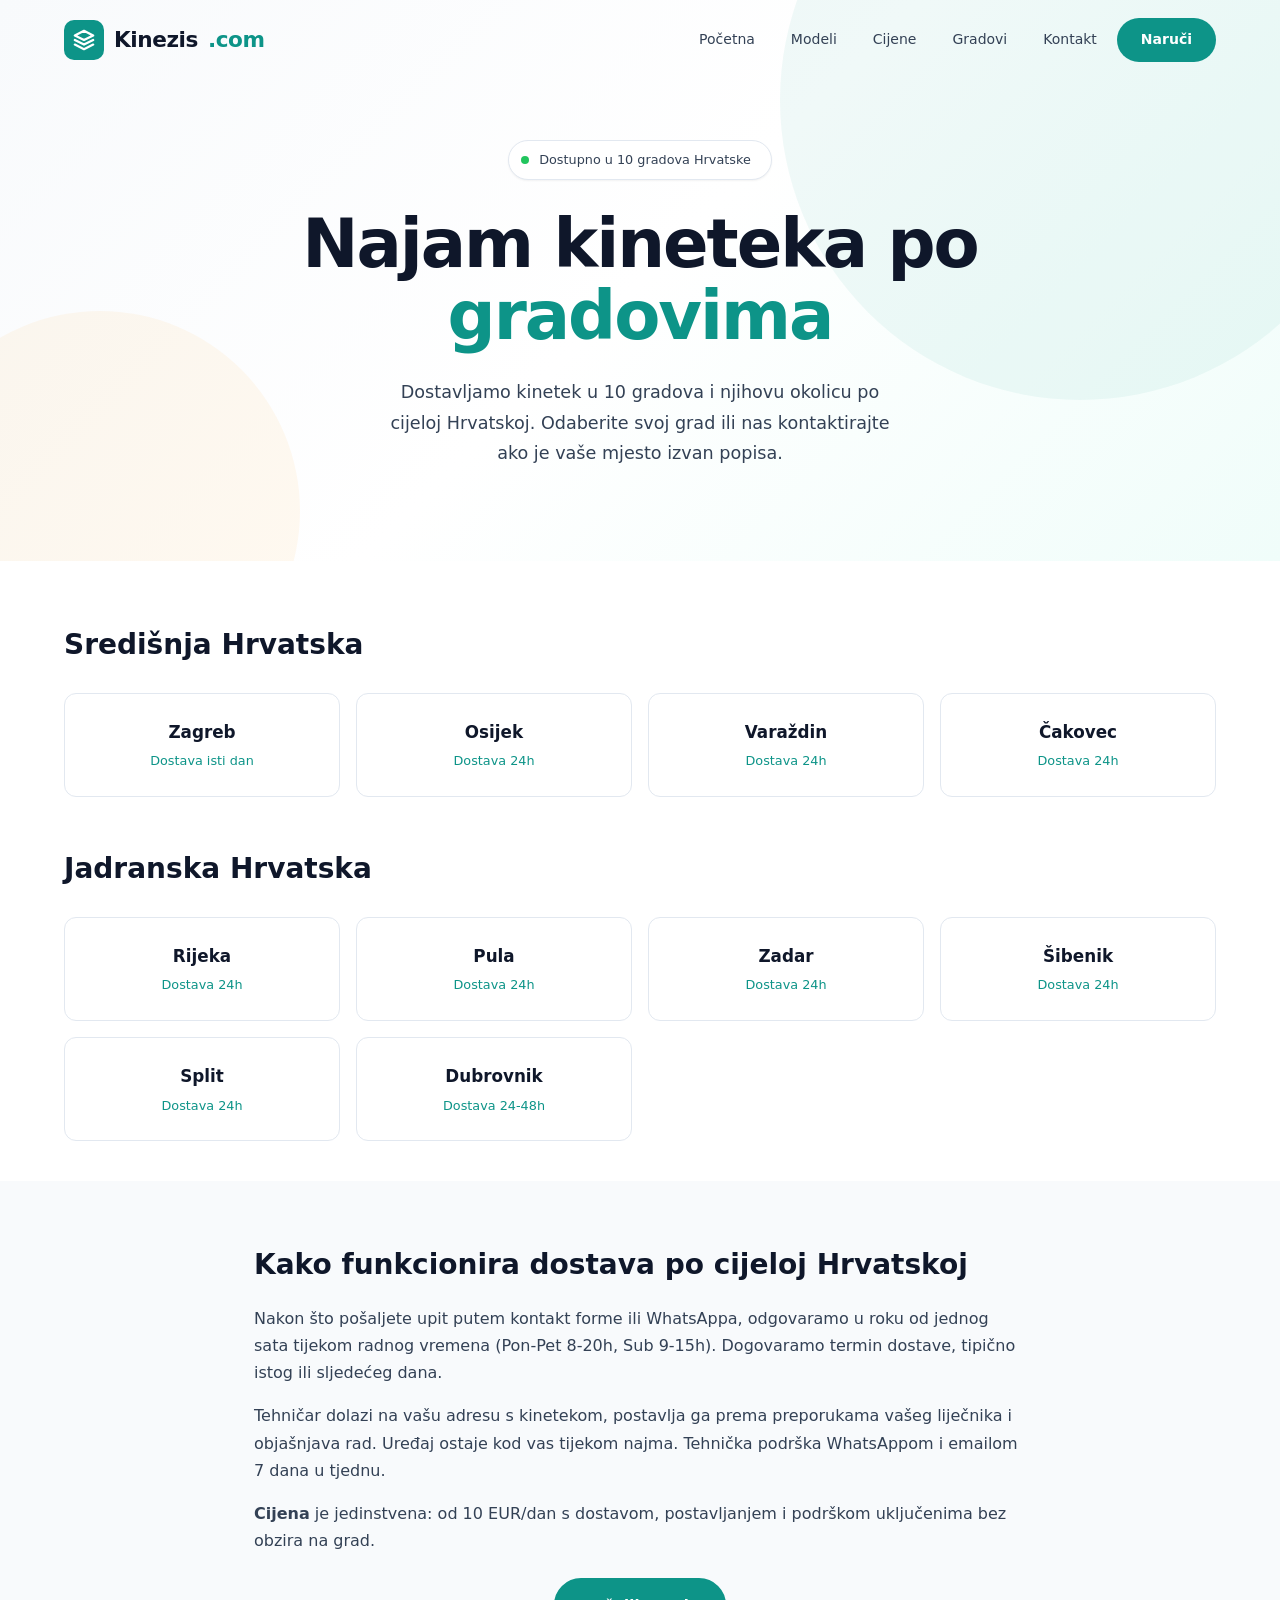
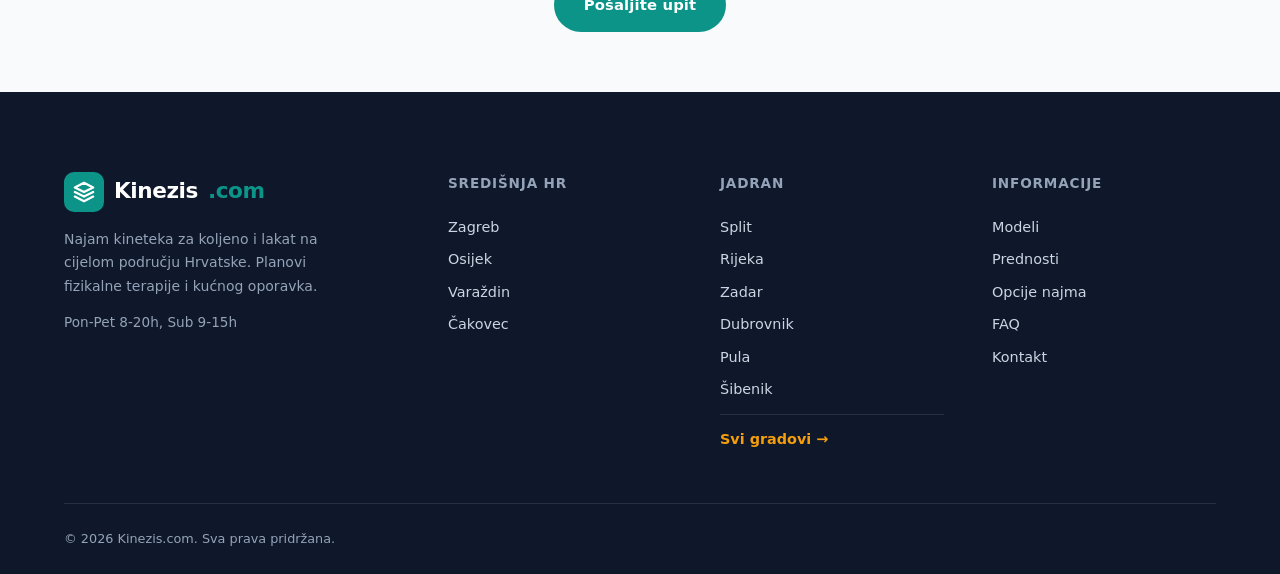
<file: gradovi/index.html>
<!DOCTYPE html>
<html lang="hr">
<head>
    <meta charset="UTF-8">
    <meta name="viewport" content="width=device-width, initial-scale=1.0">
    <title>Najam kineteka po gradovima Hrvatske | Kinezis.com</title>
    <meta name="description" content="Najam kineteka u 10 gradova Hrvatske: Zagreb, Split, Rijeka, Osijek, Zadar, Dubrovnik, Pula, Varaždin, Čakovec, Šibenik. Dostava u 24h, od 10 EUR/dan.">
    <meta name="robots" content="index, follow">
    <meta name="geo.region" content="HR">
    <link rel="canonical" href="https://kinezis.com/gradovi/">
    <meta property="og:type" content="website">
    <meta property="og:url" content="https://kinezis.com/gradovi/">
    <meta property="og:title" content="Najam kineteka po gradovima Hrvatske | Kinezis.com">
    <meta property="og:description" content="Najam kineteka u 10 gradova Hrvatske. Dostava u 24h, od 10 EUR/dan.">
    <meta property="og:image" content="https://kinezis.com/assets/images/kinetek-hero.jpg">
    <meta property="og:locale" content="hr_HR">
    <meta property="og:site_name" content="Kinezis.com">
    <meta name="twitter:card" content="summary_large_image">
    <meta name="twitter:title" content="Najam kineteka po gradovima Hrvatske | Kinezis.com">
    <meta name="twitter:description" content="Najam kineteka u 10 gradova Hrvatske. Dostava u 24h, od 10 EUR/dan.">
    <meta name="twitter:image" content="https://kinezis.com/assets/images/kinetek-hero.jpg">
    <link rel="icon" type="image/svg+xml" href="/favicon.svg">
    <link rel="stylesheet" href="/style.css">
    <script type="application/ld+json">
{
  "@context": "https://schema.org",
  "@type": "BreadcrumbList",
  "itemListElement": [
    {"@type": "ListItem", "position": 1, "name": "Početna", "item": "https://kinezis.com/"},
    {"@type": "ListItem", "position": 2, "name": "Gradovi", "item": "https://kinezis.com/gradovi/"}
  ]
}
    </script>
    <script type="application/ld+json">
{
  "@context": "https://schema.org",
  "@type": "Service",
  "name": "Najam kineteka u Hrvatskoj",
  "description": "Najam kineteka (CPM uređaja) za sportsku rehabilitaciju koljena i lakta s dostavom u 24 sata u 10 glavnih gradova diljem Hrvatske.",
  "provider": {"@type": "LocalBusiness", "name": "Kinezis.com", "url": "https://kinezis.com"},
  "areaServed": [
    {"@type": "City", "name": "Zagreb"},
    {"@type": "City", "name": "Split"},
    {"@type": "City", "name": "Rijeka"},
    {"@type": "City", "name": "Osijek"},
    {"@type": "City", "name": "Zadar"},
    {"@type": "City", "name": "Dubrovnik"},
    {"@type": "City", "name": "Pula"},
    {"@type": "City", "name": "Varaždin"},
    {"@type": "City", "name": "Čakovec"},
    {"@type": "City", "name": "Šibenik"}
  ],
  "offers": {"@type": "Offer", "price": "10", "priceCurrency": "EUR", "unitText": "dan"}
}
    </script>
</head>
<body>
    <header class="header" role="banner">
        <div class="container">
            <div class="header__inner">
                <a href="/" class="logo">
                    <div class="logo__icon"><svg viewBox="0 0 24 24" fill="none" stroke="white" stroke-width="2.5" stroke-linecap="round" stroke-linejoin="round"><path d="M12 2L2 7l10 5 10-5-10-5z"/><path d="M2 17l10 5 10-5"/><path d="M2 12l10 5 10-5"/></svg></div>
                    Kinezis<span>.com</span>
                </a>
                <nav class="nav" aria-label="Glavna navigacija">
                    <a href="/">Početna</a>
                    <a href="/#modeli">Modeli</a>
                    <a href="/#najam">Cijene</a>
                    <a href="/gradovi/" aria-current="page">Gradovi</a>
                    <a href="/kontakt/">Kontakt</a>
                    <a href="/kontakt/" class="nav__cta">Naruči</a>
                </nav>
                <button class="hamburger" aria-label="Otvori izbornik"><span></span><span></span><span></span></button>
            </div>
        </div>
    </header>

    <main>
        <section class="hero" style="min-height:50vh;padding:140px 0 60px">
            <div class="hero__bg-shapes"><div class="hero__circle hero__circle--1"></div><div class="hero__circle hero__circle--2"></div></div>
            <div class="container">
                <div style="text-align:center;max-width:760px;margin:0 auto;position:relative;z-index:1">
                    <span class="hero__badge"><span class="hero__badge-dot"></span>Dostupno u 10 gradova Hrvatske</span>
                    <h1 class="hero__title">Najam kineteka po <span class="hero__title--accent">gradovima</span></h1>
                    <p class="hero__subtitle" style="margin:0 auto 32px">Dostavljamo kinetek u 10 gradova i njihovu okolicu po cijeloj Hrvatskoj. Odaberite svoj grad ili nas kontaktirajte ako je vaše mjesto izvan popisa.</p>
                </div>
            </div>
        </section>

        <section class="section" style="padding:60px 0 40px">
            <div class="container">
                <h2 style="font-size:1.75rem;font-weight:700;margin-bottom:24px">Središnja Hrvatska</h2>
                <div class="cities__grid" style="margin-bottom:48px">
                    <a href="/najam-kineteka-zagreb/" class="city__card">
                        <div class="city__name">Zagreb</div>
                        <div class="city__delivery">Dostava isti dan</div>
                    </a>
                    <a href="/najam-kineteka-osijek/" class="city__card">
                        <div class="city__name">Osijek</div>
                        <div class="city__delivery">Dostava 24h</div>
                    </a>
                    <a href="/najam-kineteka-varazdin/" class="city__card">
                        <div class="city__name">Varaždin</div>
                        <div class="city__delivery">Dostava 24h</div>
                    </a>
                    <a href="/najam-kineteka-cakovec/" class="city__card">
                        <div class="city__name">Čakovec</div>
                        <div class="city__delivery">Dostava 24h</div>
                    </a>
                </div>

                <h2 style="font-size:1.75rem;font-weight:700;margin-bottom:24px">Jadranska Hrvatska</h2>
                <div class="cities__grid">
                    <a href="/najam-kineteka-rijeka/" class="city__card">
                        <div class="city__name">Rijeka</div>
                        <div class="city__delivery">Dostava 24h</div>
                    </a>
                    <a href="/najam-kineteka-pula/" class="city__card">
                        <div class="city__name">Pula</div>
                        <div class="city__delivery">Dostava 24h</div>
                    </a>
                    <a href="/najam-kineteka-zadar/" class="city__card">
                        <div class="city__name">Zadar</div>
                        <div class="city__delivery">Dostava 24h</div>
                    </a>
                    <a href="/najam-kineteka-sibenik/" class="city__card">
                        <div class="city__name">Šibenik</div>
                        <div class="city__delivery">Dostava 24h</div>
                    </a>
                    <a href="/najam-kineteka-split/" class="city__card">
                        <div class="city__name">Split</div>
                        <div class="city__delivery">Dostava 24h</div>
                    </a>
                    <a href="/najam-kineteka-dubrovnik/" class="city__card">
                        <div class="city__name">Dubrovnik</div>
                        <div class="city__delivery">Dostava 24-48h</div>
                    </a>
                </div>
            </div>
        </section>

        <section class="section" style="padding:60px 0;background:var(--gray-50)">
            <div class="container" style="max-width:820px">
                <h2 style="font-size:1.75rem;font-weight:700;margin-bottom:16px">Kako funkcionira dostava po cijeloj Hrvatskoj</h2>
                <p style="color:var(--dark-600);margin-bottom:16px">Nakon što pošaljete upit putem kontakt forme ili WhatsAppa, odgovaramo u roku od jednog sata tijekom radnog vremena (Pon-Pet 8-20h, Sub 9-15h). Dogovaramo termin dostave, tipično istog ili sljedećeg dana.</p>
                <p style="color:var(--dark-600);margin-bottom:16px">Tehničar dolazi na vašu adresu s kinetekom, postavlja ga prema preporukama vašeg liječnika i objašnjava rad. Uređaj ostaje kod vas tijekom najma. Tehnička podrška WhatsAppom i emailom 7 dana u tjednu.</p>
                <p style="color:var(--dark-600);margin-bottom:24px"><strong>Cijena</strong> je jedinstvena: od 10 EUR/dan s dostavom, postavljanjem i podrškom uključenima bez obzira na grad.</p>
                <div style="text-align:center">
                    <a href="/kontakt/" class="btn btn--primary">Pošaljite upit</a>
                </div>
            </div>
        </section>
    </main>

    <footer class="footer">
        <div class="container">
            <div class="footer__grid">
                <div class="footer__brand">
                    <a href="/" class="logo"><div class="logo__icon"><svg viewBox="0 0 24 24" fill="none" stroke="white" stroke-width="2.5" stroke-linecap="round" stroke-linejoin="round"><path d="M12 2L2 7l10 5 10-5-10-5z"/><path d="M2 17l10 5 10-5"/><path d="M2 12l10 5 10-5"/></svg></div>Kinezis<span>.com</span></a>
                    <p>Najam kineteka za koljeno i lakat na cijelom području Hrvatske. Planovi fizikalne terapije i kućnog oporavka.</p>
                    <p style="margin-top:12px;font-size:.85rem;color:var(--dark-400)">Pon-Pet 8-20h, Sub 9-15h</p>
                </div>
                <div class="footer__col"><h4>Središnja HR</h4><a href="/najam-kineteka-zagreb/">Zagreb</a><a href="/najam-kineteka-osijek/">Osijek</a><a href="/najam-kineteka-varazdin/">Varaždin</a><a href="/najam-kineteka-cakovec/">Čakovec</a></div>
                <div class="footer__col"><h4>Jadran</h4><a href="/najam-kineteka-split/">Split</a><a href="/najam-kineteka-rijeka/">Rijeka</a><a href="/najam-kineteka-zadar/">Zadar</a><a href="/najam-kineteka-dubrovnik/">Dubrovnik</a><a href="/najam-kineteka-pula/">Pula</a><a href="/najam-kineteka-sibenik/">Šibenik</a><a href="/gradovi/" style="color:var(--accent);font-weight:600;margin-top:8px;padding-top:12px;border-top:1px solid rgba(255,255,255,.1)">Svi gradovi →</a></div>
                <div class="footer__col"><h4>Informacije</h4><a href="/#modeli">Modeli</a><a href="/#prednosti">Prednosti</a><a href="/#najam">Opcije najma</a><a href="/#faq">FAQ</a><a href="/kontakt/">Kontakt</a></div>
            </div>
            <div class="footer__bottom"><p>&copy; 2026 Kinezis.com. Sva prava pridržana.</p></div>
        </div>
    </footer>
    <script src="/script.js" defer></script>
</body>
</html>
</file>
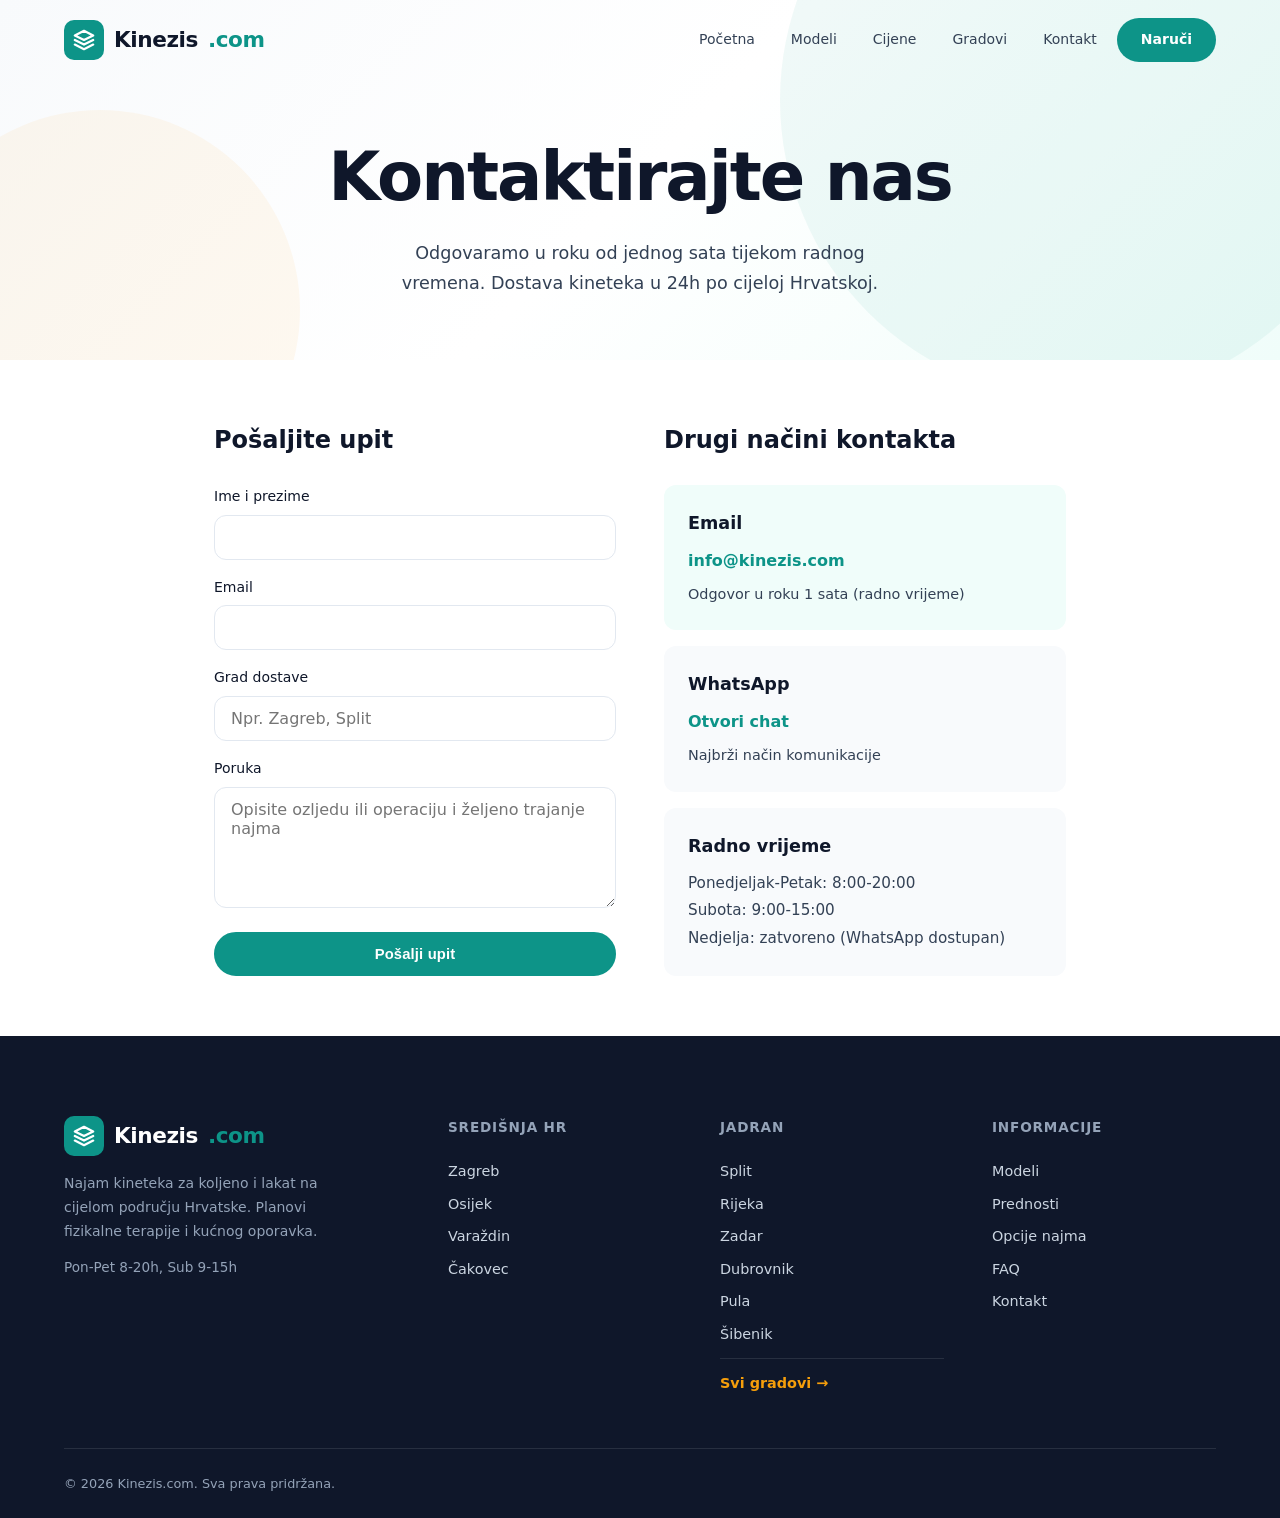
<file: kontakt/index.html>
<!DOCTYPE html>
<html lang="hr">
<head>
    <meta charset="UTF-8">
    <meta name="viewport" content="width=device-width, initial-scale=1.0">
    <title>Kontakt Kinezis.com | Najam kineteka u Hrvatskoj</title>
    <meta name="description" content="Kontaktirajte Kinezis.com za najam kineteka. Email, WhatsApp i kontakt forma dostupni 7 dana u tjednu. Dostava u 24h po cijeloj Hrvatskoj.">
    <meta name="robots" content="index, follow">
    <link rel="canonical" href="https://kinezis.com/kontakt/">
    <meta property="og:type" content="website">
    <meta property="og:url" content="https://kinezis.com/kontakt/">
    <meta property="og:title" content="Kontakt Kinezis.com | Najam kineteka u Hrvatskoj">
    <meta property="og:description" content="Kontaktirajte Kinezis.com za najam kineteka. Email, WhatsApp, kontakt forma.">
    <meta property="og:image" content="https://kinezis.com/assets/images/kinetek-hero.jpg">
    <meta property="og:locale" content="hr_HR">
    <meta name="twitter:card" content="summary_large_image">
    <link rel="icon" type="image/svg+xml" href="/favicon.svg">
    <link rel="stylesheet" href="/style.css">
    <script type="application/ld+json">
{
  "@context": "https://schema.org",
  "@type": "BreadcrumbList",
  "itemListElement": [
    {"@type": "ListItem", "position": 1, "name": "Početna", "item": "https://kinezis.com/"},
    {"@type": "ListItem", "position": 2, "name": "Kontakt", "item": "https://kinezis.com/kontakt/"}
  ]
}
    </script>
    <script type="application/ld+json">
{
  "@context": "https://schema.org",
  "@type": "ContactPage",
  "name": "Kontakt Kinezis.com",
  "url": "https://kinezis.com/kontakt/",
  "mainEntity": {
    "@type": "Organization",
    "name": "Kinezis.com",
    "email": "info@kinezis.com",
    "areaServed": "HR"
  }
}
    </script>
</head>
<body>
    <header class="header" role="banner">
        <div class="container">
            <div class="header__inner">
                <a href="/" class="logo">
                    <div class="logo__icon"><svg viewBox="0 0 24 24" fill="none" stroke="white" stroke-width="2.5" stroke-linecap="round" stroke-linejoin="round"><path d="M12 2L2 7l10 5 10-5-10-5z"/><path d="M2 17l10 5 10-5"/><path d="M2 12l10 5 10-5"/></svg></div>
                    Kinezis<span>.com</span>
                </a>
                <nav class="nav" aria-label="Glavna navigacija">
                    <a href="/">Početna</a>
                    <a href="/#modeli">Modeli</a>
                    <a href="/#najam">Cijene</a>
                    <a href="/gradovi/">Gradovi</a>
                    <a href="/kontakt/" aria-current="page">Kontakt</a>
                    <a href="/kontakt/" class="nav__cta">Naruči</a>
                </nav>
                <button class="hamburger" aria-label="Otvori izbornik"><span></span><span></span><span></span></button>
            </div>
        </div>
    </header>

    <main>
        <section class="hero" style="min-height:40vh;padding:140px 0 60px">
            <div class="hero__bg-shapes"><div class="hero__circle hero__circle--1"></div><div class="hero__circle hero__circle--2"></div></div>
            <div class="container">
                <div style="text-align:center;max-width:680px;margin:0 auto;position:relative;z-index:1">
                    <h1 class="hero__title">Kontaktirajte nas</h1>
                    <p class="hero__subtitle" style="margin:0 auto">Odgovaramo u roku od jednog sata tijekom radnog vremena. Dostava kineteka u 24h po cijeloj Hrvatskoj.</p>
                </div>
            </div>
        </section>

        <section class="section" style="padding:60px 0">
            <div class="container" style="max-width:900px">
                <div style="display:grid;grid-template-columns:1fr 1fr;gap:48px">
                    <div>
                        <h2 style="font-size:1.5rem;font-weight:700;margin-bottom:24px">Pošaljite upit</h2>
                        <form action="https://formspree.io/f/meojzzar" method="POST" style="display:flex;flex-direction:column;gap:16px">
                            <div>
                                <label style="display:block;font-size:.875rem;font-weight:500;margin-bottom:6px">Ime i prezime</label>
                                <input type="text" name="name" required style="width:100%;padding:12px 16px;border:1px solid var(--gray-200);border-radius:var(--radius);font-size:1rem;font-family:inherit">
                            </div>
                            <div>
                                <label style="display:block;font-size:.875rem;font-weight:500;margin-bottom:6px">Email</label>
                                <input type="email" name="email" required style="width:100%;padding:12px 16px;border:1px solid var(--gray-200);border-radius:var(--radius);font-size:1rem;font-family:inherit">
                            </div>
                            <div>
                                <label style="display:block;font-size:.875rem;font-weight:500;margin-bottom:6px">Grad dostave</label>
                                <input type="text" name="city" placeholder="Npr. Zagreb, Split" style="width:100%;padding:12px 16px;border:1px solid var(--gray-200);border-radius:var(--radius);font-size:1rem;font-family:inherit">
                            </div>
                            <div>
                                <label style="display:block;font-size:.875rem;font-weight:500;margin-bottom:6px">Poruka</label>
                                <textarea name="message" rows="5" placeholder="Opisite ozljedu ili operaciju i željeno trajanje najma" style="width:100%;padding:12px 16px;border:1px solid var(--gray-200);border-radius:var(--radius);font-size:1rem;font-family:inherit;resize:vertical"></textarea>
                            </div>
                            <button type="submit" class="btn btn--primary" style="width:100%">Pošalji upit</button>
                        </form>
                    </div>
                    <div>
                        <h2 style="font-size:1.5rem;font-weight:700;margin-bottom:24px">Drugi načini kontakta</h2>
                        <div style="padding:24px;background:var(--primary-50);border-radius:var(--radius);margin-bottom:16px">
                            <h3 style="font-size:1.1rem;font-weight:700;margin-bottom:8px">Email</h3>
                            <a href="mailto:info@kinezis.com" style="color:var(--primary);font-weight:600">info@kinezis.com</a>
                            <p style="color:var(--dark-600);font-size:.9rem;margin-top:8px">Odgovor u roku 1 sata (radno vrijeme)</p>
                        </div>
                        <div style="padding:24px;background:var(--gray-50);border-radius:var(--radius);margin-bottom:16px">
                            <h3 style="font-size:1.1rem;font-weight:700;margin-bottom:8px">WhatsApp</h3>
                            <a href="#" style="color:var(--primary);font-weight:600">Otvori chat</a>
                            <p style="color:var(--dark-600);font-size:.9rem;margin-top:8px">Najbrži način komunikacije</p>
                        </div>
                        <div style="padding:24px;background:var(--gray-50);border-radius:var(--radius)">
                            <h3 style="font-size:1.1rem;font-weight:700;margin-bottom:8px">Radno vrijeme</h3>
                            <p style="color:var(--dark-600);font-size:.95rem;line-height:1.8">Ponedjeljak-Petak: 8:00-20:00<br>Subota: 9:00-15:00<br>Nedjelja: zatvoreno (WhatsApp dostupan)</p>
                        </div>
                    </div>
                </div>
            </div>
        </section>
    </main>

    <footer class="footer">
        <div class="container">
            <div class="footer__grid">
                <div class="footer__brand">
                    <a href="/" class="logo"><div class="logo__icon"><svg viewBox="0 0 24 24" fill="none" stroke="white" stroke-width="2.5" stroke-linecap="round" stroke-linejoin="round"><path d="M12 2L2 7l10 5 10-5-10-5z"/><path d="M2 17l10 5 10-5"/><path d="M2 12l10 5 10-5"/></svg></div>Kinezis<span>.com</span></a>
                    <p>Najam kineteka za koljeno i lakat na cijelom području Hrvatske. Planovi fizikalne terapije i kućnog oporavka.</p>
                    <p style="margin-top:12px;font-size:.85rem;color:var(--dark-400)">Pon-Pet 8-20h, Sub 9-15h</p>
                </div>
                <div class="footer__col"><h4>Središnja HR</h4><a href="/najam-kineteka-zagreb/">Zagreb</a><a href="/najam-kineteka-osijek/">Osijek</a><a href="/najam-kineteka-varazdin/">Varaždin</a><a href="/najam-kineteka-cakovec/">Čakovec</a></div>
                <div class="footer__col"><h4>Jadran</h4><a href="/najam-kineteka-split/">Split</a><a href="/najam-kineteka-rijeka/">Rijeka</a><a href="/najam-kineteka-zadar/">Zadar</a><a href="/najam-kineteka-dubrovnik/">Dubrovnik</a><a href="/najam-kineteka-pula/">Pula</a><a href="/najam-kineteka-sibenik/">Šibenik</a><a href="/gradovi/" style="color:var(--accent);font-weight:600;margin-top:8px;padding-top:12px;border-top:1px solid rgba(255,255,255,.1)">Svi gradovi →</a></div>
                <div class="footer__col"><h4>Informacije</h4><a href="/#modeli">Modeli</a><a href="/#prednosti">Prednosti</a><a href="/#najam">Opcije najma</a><a href="/#faq">FAQ</a><a href="/kontakt/">Kontakt</a></div>
            </div>
            <div class="footer__bottom"><p>&copy; 2026 Kinezis.com. Sva prava pridržana.</p></div>
        </div>
    </footer>
    <script src="/script.js" defer></script>
</body>
</html>
</file>
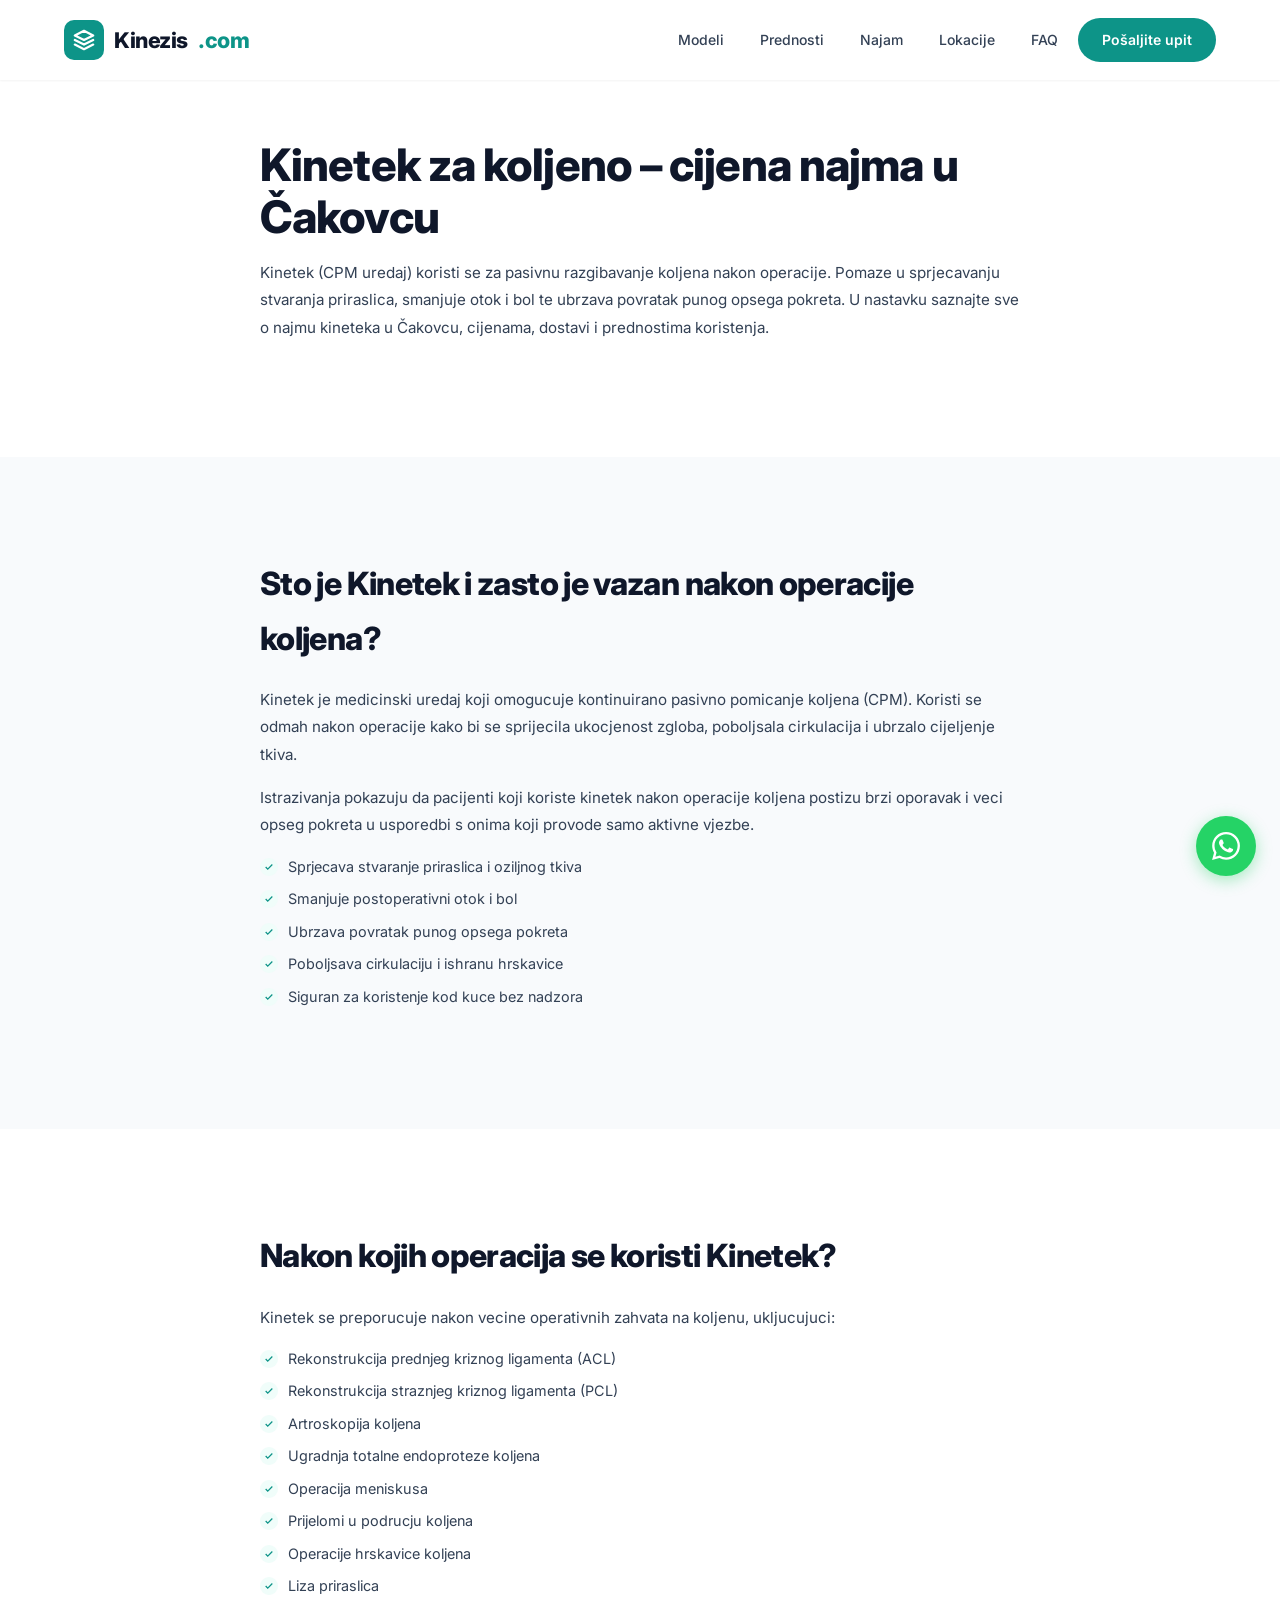
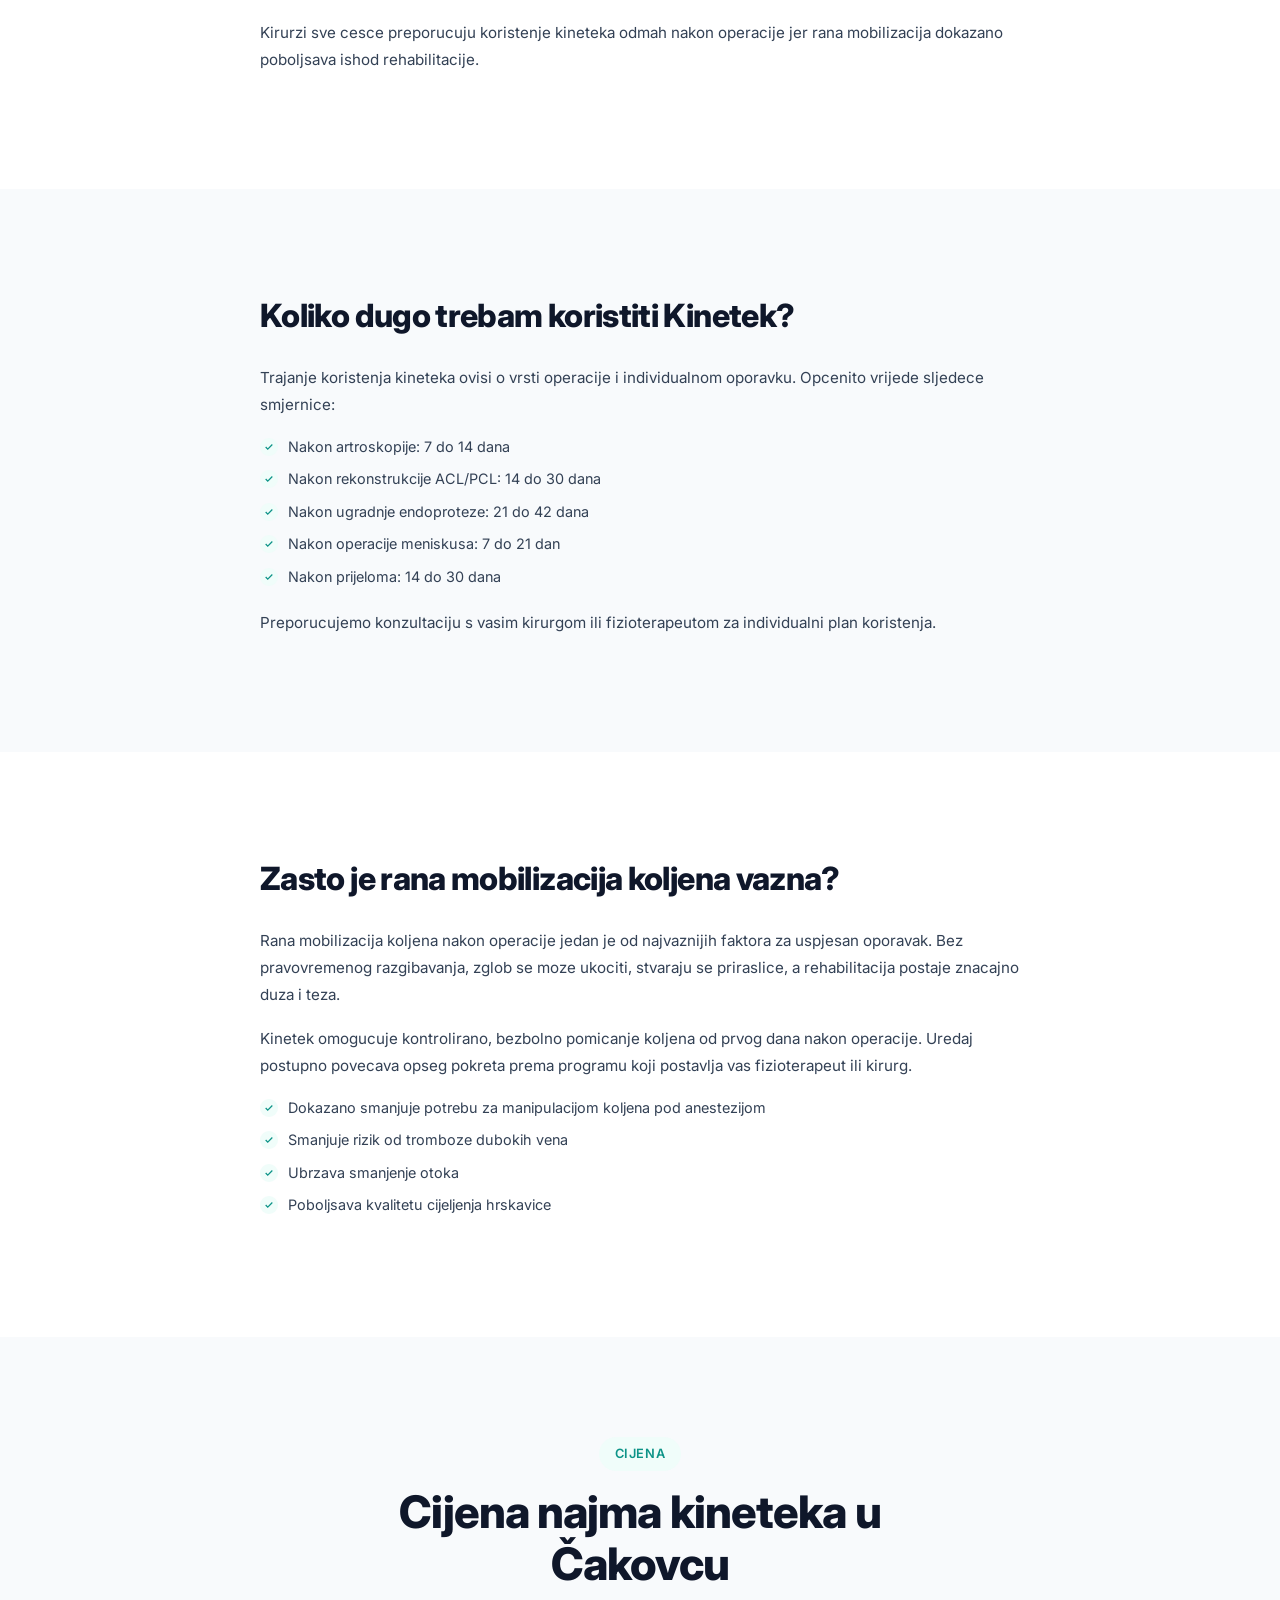
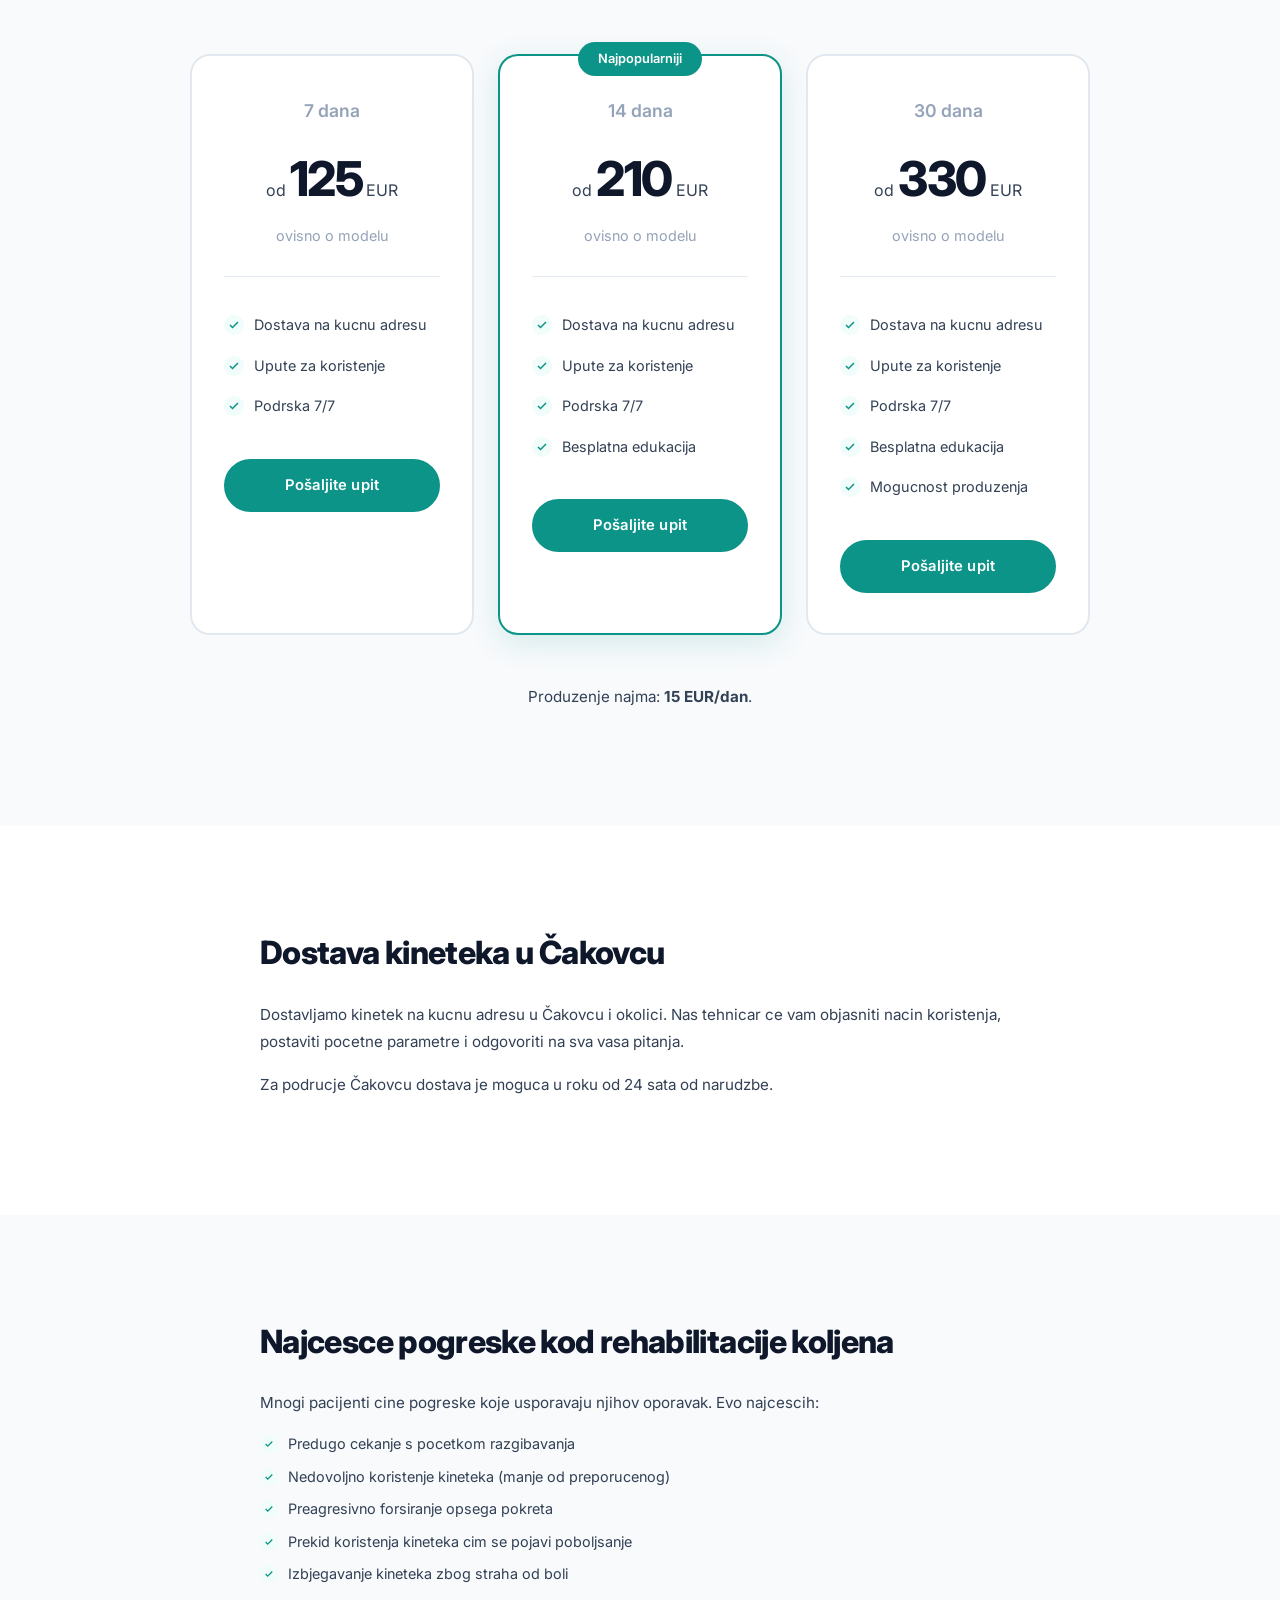
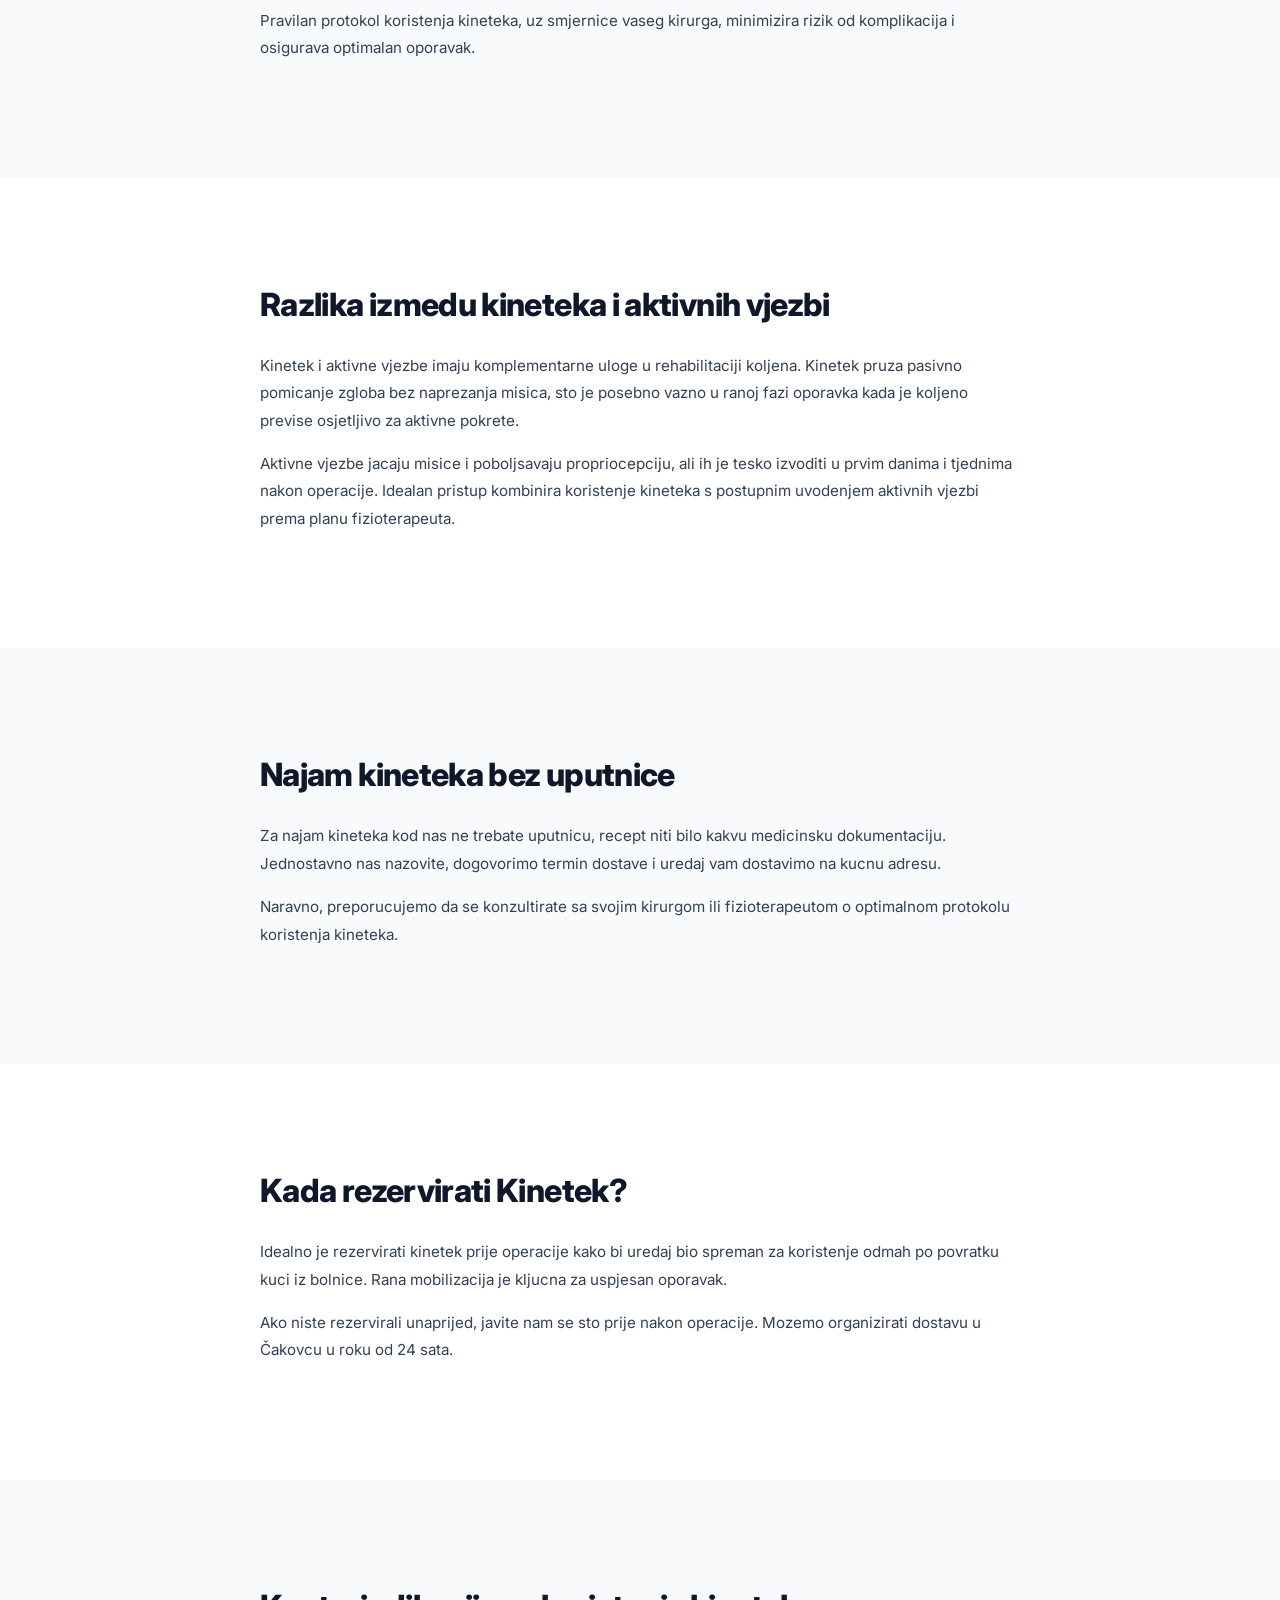
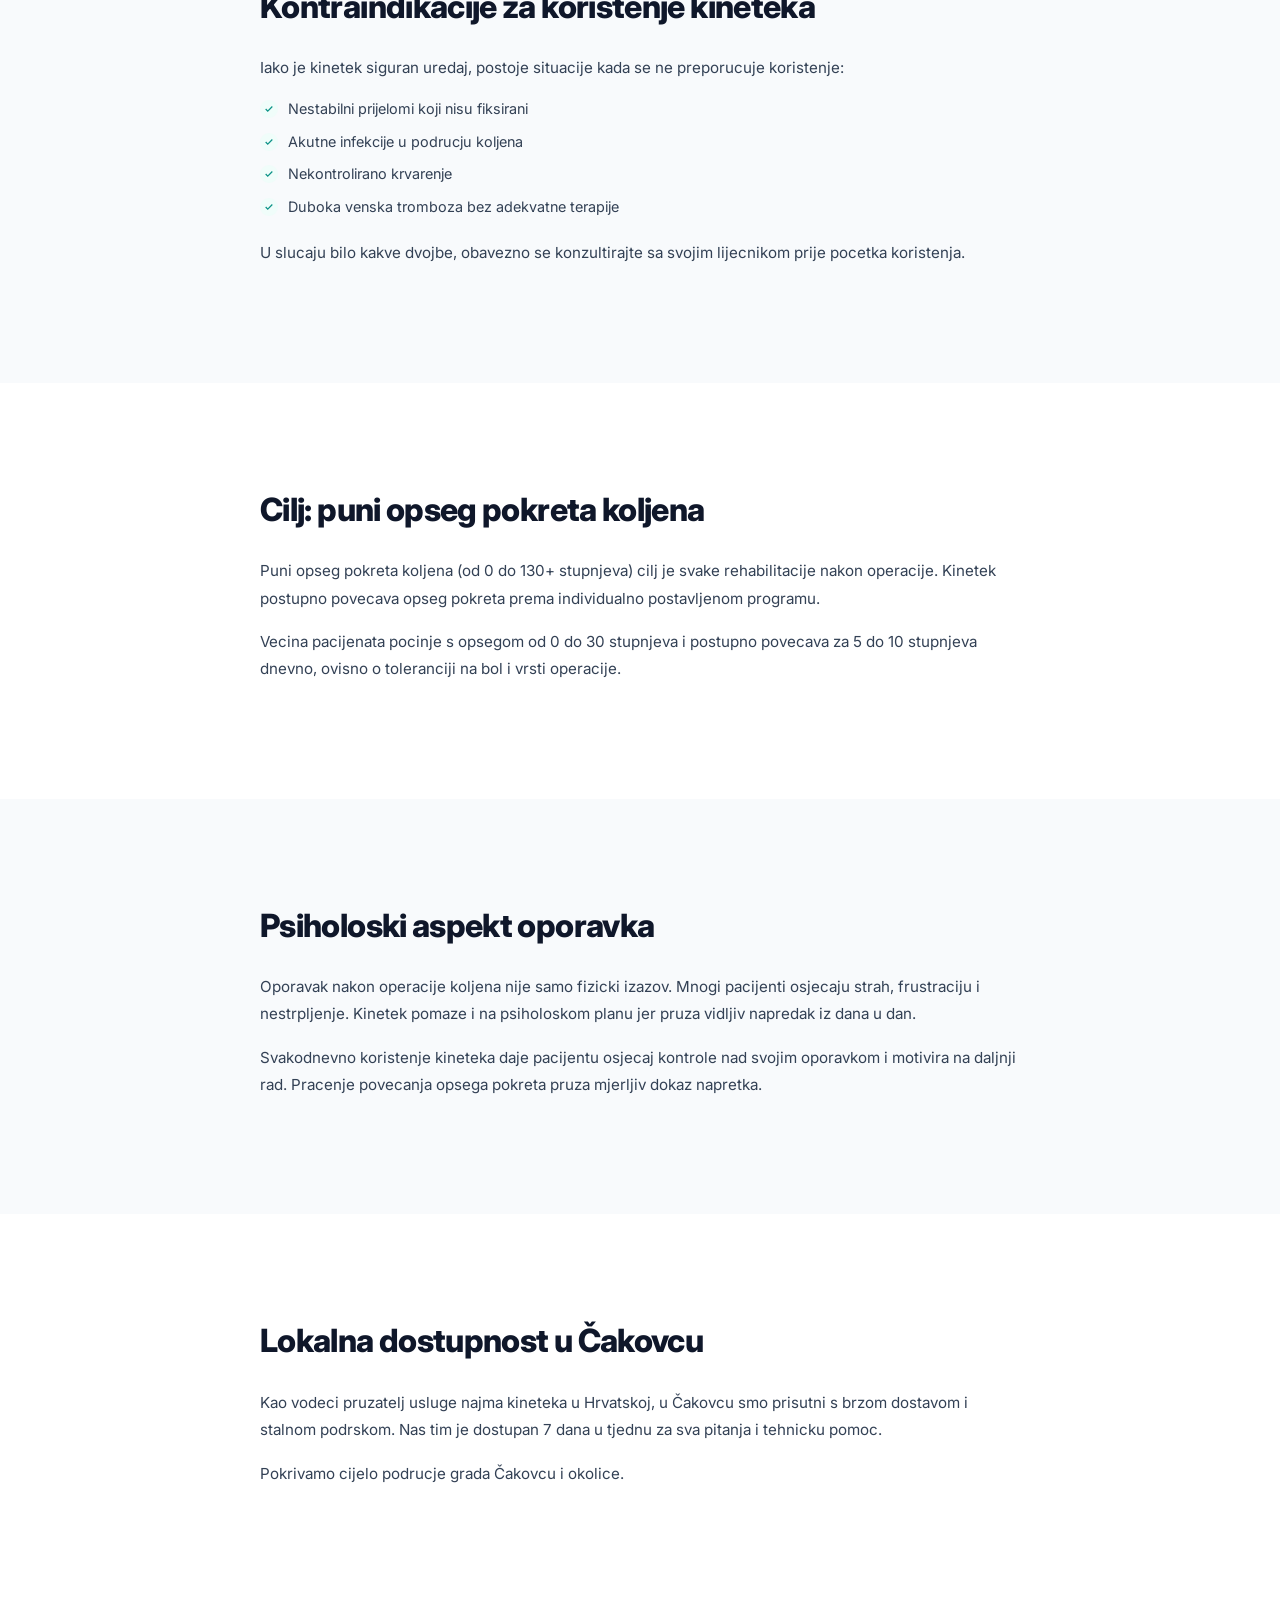
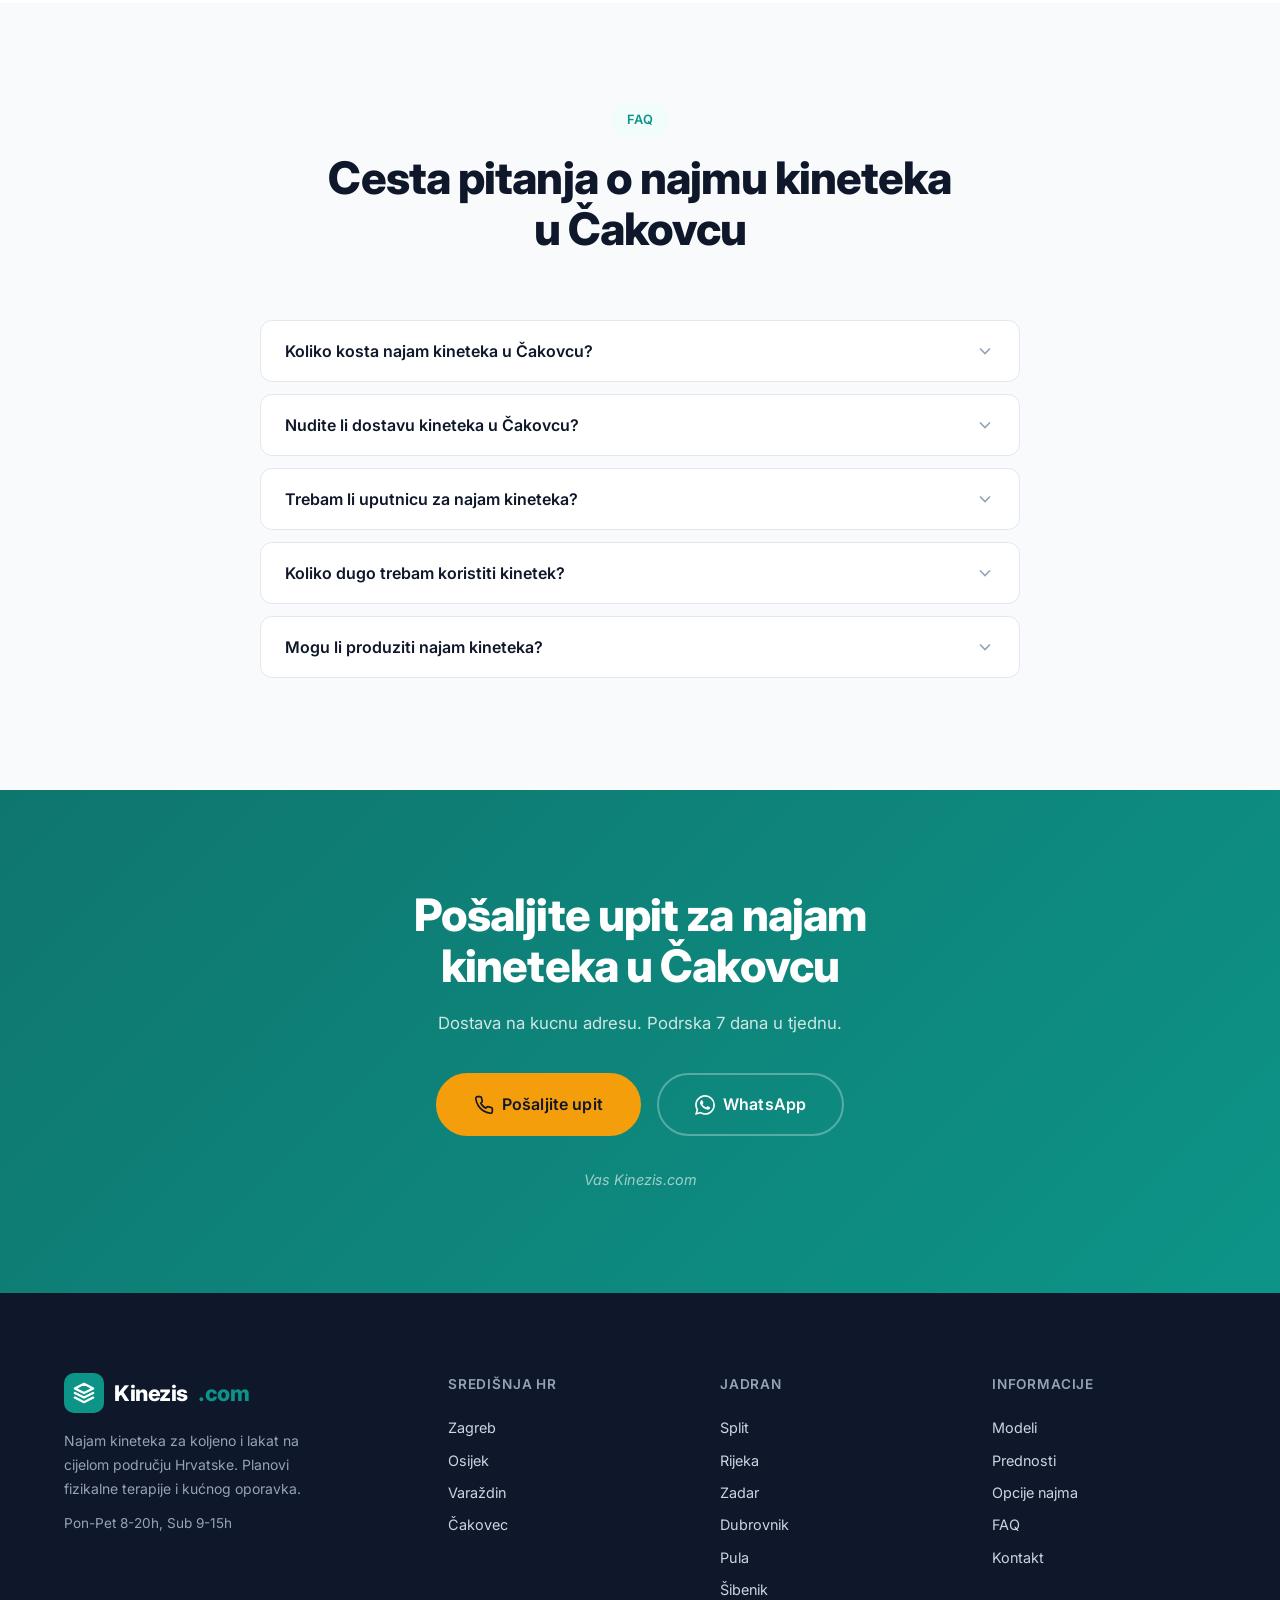
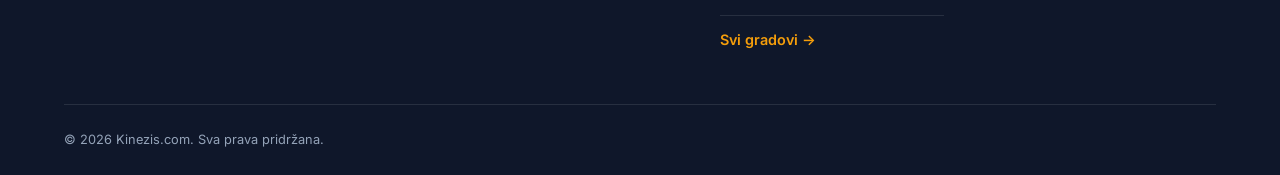
<file: najam-kineteka-cakovec/index.html>
<!DOCTYPE html>
<html lang="hr">
<head>
    <meta charset="UTF-8">
    <meta name="viewport" content="width=device-width, initial-scale=1.0">
    <title>Kinetek za koljeno – cijena najma u Čakovcu</title>
    <meta name="description" content="Najam kineteka u Čakovcu od 125 EUR za 7 dana. Kinetek za koljeno nakon operacije. Dostava na kucnu adresu. Kinezis.com">
    <meta name="keywords" content="kinetek Čakovcu, najam kineteka Čakovcu, kinetek za koljeno Čakovcu, CPM uredaj Čakovcu, rehabilitacija koljena Čakovcu">
    <meta name="robots" content="index, follow, max-snippet:-1, max-image-preview:large">
    <meta name="geo.region" content="HR">
    <meta name="geo.placename" content="Čakovec">
    <link rel="canonical" href="https://kinezis.com/najam-kineteka-cakovec/">

    <meta property="og:type" content="article">
    <meta property="og:url" content="https://kinezis.com/najam-kineteka-cakovec/">
    <meta property="og:title" content="Kinetek za koljeno – cijena najma u Čakovcu">
    <meta property="og:description" content="Najam kineteka u Čakovcu od 125 EUR za 7 dana. Kinetek za koljeno nakon operacije.">
    <meta property="og:image" content="https://kinezis.com/assets/images/kinetek-hero.jpg">
    <meta property="og:locale" content="hr_HR">
    <meta property="og:site_name" content="Kinezis.com">

    <link rel="icon" type="image/svg+xml" href="/favicon.svg">
    <link rel="apple-touch-icon" href="/favicon.svg">

    <style>
        *,*::before,*::after{margin:0;padding:0;box-sizing:border-box}
        :root{--primary:#0d9488;--primary-dark:#0f766e;--primary-light:#5eead4;--primary-50:#f0fdfa;--accent:#f59e0b;--dark:#0f172a;--dark-600:#334155;--dark-400:#94a3b8;--gray-50:#f8fafc;--gray-100:#f1f5f9;--gray-200:#e2e8f0;--white:#fff;--font:'Inter',system-ui,sans-serif;--ease:cubic-bezier(.22,1,.36,1);--shadow-sm:0 1px 2px rgba(0,0,0,.05);--shadow-md:0 4px 6px -1px rgba(0,0,0,.1);--shadow-lg:0 20px 25px -5px rgba(0,0,0,.1);--shadow-xl:0 25px 50px -12px rgba(0,0,0,.15);--radius:12px;--radius-lg:20px;--radius-full:9999px}
        html{scroll-behavior:smooth;scroll-padding-top:80px}
        body{font-family:var(--font);color:var(--dark);line-height:1.7;background:var(--white);-webkit-font-smoothing:antialiased;overflow-x:hidden}
        a{text-decoration:none;color:inherit}img,video,svg{max-width:100%;display:block}
        .container{max-width:1200px;margin:0 auto;padding:0 24px}
        .header{position:fixed;top:0;left:0;right:0;z-index:1000;background:rgba(255,255,255,.95);backdrop-filter:blur(16px);box-shadow:var(--shadow-sm)}
        .header__inner{display:flex;align-items:center;justify-content:space-between;height:80px}
        .logo{display:flex;align-items:center;gap:10px;font-weight:800;font-size:1.35rem;letter-spacing:-.02em}
        .logo__icon{width:40px;height:40px;background:var(--primary);border-radius:10px;display:flex;align-items:center;justify-content:center}
        .logo__icon svg{width:22px;height:22px}
        .logo span{color:var(--primary)}
        .nav{display:flex;align-items:center;gap:4px}
        .nav a{padding:8px 16px;border-radius:var(--radius-full);font-size:.875rem;font-weight:500;color:var(--dark-600);transition:all .2s}
        .nav a:hover{color:var(--primary);background:var(--gray-100)}
        .nav__cta{background:var(--primary)!important;color:var(--white)!important;padding:10px 24px!important;font-weight:600!important}
        .nav__cta:hover{background:var(--primary-dark)!important}
        .hamburger{display:none;flex-direction:column;gap:5px;background:none;border:none;cursor:pointer;padding:8px;z-index:1001}
        .hamburger span{display:block;width:22px;height:2px;background:var(--dark);border-radius:2px;transition:all .3s}
        @media(max-width:768px){.nav{position:fixed;top:0;right:0;bottom:0;width:300px;background:var(--white);flex-direction:column;padding:100px 32px 32px;transform:translateX(100%);transition:transform .4s var(--ease);box-shadow:var(--shadow-xl);z-index:999}.nav.open{transform:translateX(0)}.nav a{padding:14px 20px;font-size:1rem;width:100%;border-radius:var(--radius)}.hamburger{display:flex}}
    </style>

    <link rel="preconnect" href="https://fonts.googleapis.com">
    <link rel="preconnect" href="https://fonts.gstatic.com" crossorigin>
    <link rel="preload" as="style" href="https://fonts.googleapis.com/css2?family=Inter:wght@400;500;600;700;800&display=swap" onload="this.onload=null;this.rel='stylesheet'">
    <noscript><link rel="stylesheet" href="https://fonts.googleapis.com/css2?family=Inter:wght@400;500;600;700;800&display=swap"></noscript>
    <link rel="stylesheet" href="/style.css" media="print" onload="this.media='all'">
    <noscript><link rel="stylesheet" href="/style.css"></noscript>

    <script type="application/ld+json">
    {"@context":"https://schema.org","@type":"LocalBusiness","name":"Kinezis.com","description":"Najam kineteka za koljeno u Čakovcu. Dostava na kucnu adresu.","url":"https://kinezis.com/najam-kineteka-cakovec/","address":{"@type":"PostalAddress","addressLocality":"Čakovcu","addressCountry":"HR"},"areaServed":{"@type":"City","name":"Čakovec"},"priceRange":"125-330 EUR","aggregateRating":{"@type":"AggregateRating","ratingValue":"4.9","reviewCount":"300","bestRating":"5"}}
    </script>
    <script type="application/ld+json">
    {"@context":"https://schema.org","@type":"FAQPage","mainEntity":[{"@type":"Question","name":"Koliko kosta najam kineteka u Čakovcu?","acceptedAnswer":{"@type":"Answer","text":"125 EUR za 7 dana, 210 EUR za 14 dana i 330 EUR za 30 dana."}},{"@type":"Question","name":"Nudite li dostavu kineteka u Čakovcu?","acceptedAnswer":{"@type":"Answer","text":"Da, dostavljamo kinetek na kucnu adresu u Čakovcu i okolici."}},{"@type":"Question","name":"Trebam li uputnicu za najam kineteka?","acceptedAnswer":{"@type":"Answer","text":"Ne, uputnica nije potrebna. Kinetek mozete iznajmiti direktno bez uputnice ili recepta."}},{"@type":"Question","name":"Mogu li produziti najam kineteka?","acceptedAnswer":{"@type":"Answer","text":"Da, produzenje najma iznosi 15 EUR po danu."}}]}
    </script>
    <script type="application/ld+json">
{
  "@context": "https://schema.org",
  "@type": "BreadcrumbList",
  "itemListElement": [
    {"@type": "ListItem", "position": 1, "name": "Početna", "item": "https://kinezis.com/"},
    {"@type": "ListItem", "position": 2, "name": "Gradovi", "item": "https://kinezis.com/gradovi/"},
    {"@type": "ListItem", "position": 3, "name": "Čakovec", "item": "https://kinezis.com/najam-kineteka-cakovec/"}
  ]
}
    </script>
</head>
<body>

    <header class="header" id="header">
        <div class="container">
            <div class="header__inner">
                <a href="/" class="logo">
                    <div class="logo__icon"><svg viewBox="0 0 24 24" fill="none" stroke="white" stroke-width="2.5" stroke-linecap="round" stroke-linejoin="round"><path d="M12 2L2 7l10 5 10-5-10-5z"/><path d="M2 17l10 5 10-5"/><path d="M2 12l10 5 10-5"/></svg></div>
                    Kinezis<span>.com</span>
                </a>
                <nav class="nav" id="nav">
                    <a href="/#modeli">Modeli</a>
                    <a href="/#prednosti">Prednosti</a>
                    <a href="/#najam">Najam</a>
                    <a href="/#lokacije">Lokacije</a>
                    <a href="/#faq">FAQ</a>
                    <a href="/kontakt/" class="nav__cta">Pošaljite upit</a>
                </nav>
                <button class="hamburger" id="hamburger" aria-label="Izbornik"><span></span><span></span><span></span></button>
            </div>
        </div>
    </header>
    <div class="nav-overlay" id="navOverlay"></div>

    <section class="section" style="padding-top:140px">
        <div class="container">
            <div class="article">
                <h1 class="section__title">Kinetek za koljeno – cijena najma u Čakovcu</h1>
                <p>Kinetek (CPM uredaj) koristi se za pasivnu razgibavanje koljena nakon operacije. Pomaze u sprjecavanju stvaranja priraslica, smanjuje otok i bol te ubrzava povratak punog opsega pokreta. U nastavku saznajte sve o najmu kineteka u Čakovcu, cijenama, dostavi i prednostima koristenja.</p>
            </div>
        </div>
    </section>

    <section class="section section--gray">
        <div class="container">
            <div class="article">
                <h2>Sto je Kinetek i zasto je vazan nakon operacije koljena?</h2>
                <p>Kinetek je medicinski uredaj koji omogucuje kontinuirano pasivno pomicanje koljena (CPM). Koristi se odmah nakon operacije kako bi se sprijecila ukocjenost zgloba, poboljsala cirkulacija i ubrzalo cijeljenje tkiva.</p>
                <p>Istrazivanja pokazuju da pacijenti koji koriste kinetek nakon operacije koljena postizu brzi oporavak i veci opseg pokreta u usporedbi s onima koji provode samo aktivne vjezbe.</p>
                <ul>
                    <li>Sprjecava stvaranje priraslica i oziljnog tkiva</li>
                    <li>Smanjuje postoperativni otok i bol</li>
                    <li>Ubrzava povratak punog opsega pokreta</li>
                    <li>Poboljsava cirkulaciju i ishranu hrskavice</li>
                    <li>Siguran za koristenje kod kuce bez nadzora</li>
                </ul>
            </div>
        </div>
    </section>

    <section class="section">
        <div class="container">
            <div class="article">
                <h2>Nakon kojih operacija se koristi Kinetek?</h2>
                <p>Kinetek se preporucuje nakon vecine operativnih zahvata na koljenu, ukljucujuci:</p>
                <ul>
                    <li>Rekonstrukcija prednjeg kriznog ligamenta (ACL)</li>
                    <li>Rekonstrukcija straznjeg kriznog ligamenta (PCL)</li>
                    <li>Artroskopija koljena</li>
                    <li>Ugradnja totalne endoproteze koljena</li>
                    <li>Operacija meniskusa</li>
                    <li>Prijelomi u podrucju koljena</li>
                    <li>Operacije hrskavice koljena</li>
                    <li>Liza priraslica</li>
                </ul>
                <p>Kirurzi sve cesce preporucuju koristenje kineteka odmah nakon operacije jer rana mobilizacija dokazano poboljsava ishod rehabilitacije.</p>
            </div>
        </div>
    </section>

    <section class="section section--gray">
        <div class="container">
            <div class="article">
                <h2>Koliko dugo trebam koristiti Kinetek?</h2>
                <p>Trajanje koristenja kineteka ovisi o vrsti operacije i individualnom oporavku. Opcenito vrijede sljedece smjernice:</p>
                <ul>
                    <li>Nakon artroskopije: 7 do 14 dana</li>
                    <li>Nakon rekonstrukcije ACL/PCL: 14 do 30 dana</li>
                    <li>Nakon ugradnje endoproteze: 21 do 42 dana</li>
                    <li>Nakon operacije meniskusa: 7 do 21 dan</li>
                    <li>Nakon prijeloma: 14 do 30 dana</li>
                </ul>
                <p>Preporucujemo konzultaciju s vasim kirurgom ili fizioterapeutom za individualni plan koristenja.</p>
            </div>
        </div>
    </section>

    <section class="section">
        <div class="container">
            <div class="article">
                <h2>Zasto je rana mobilizacija koljena vazna?</h2>
                <p>Rana mobilizacija koljena nakon operacije jedan je od najvaznijih faktora za uspjesan oporavak. Bez pravovremenog razgibavanja, zglob se moze ukociti, stvaraju se priraslice, a rehabilitacija postaje znacajno duza i teza.</p>
                <p>Kinetek omogucuje kontrolirano, bezbolno pomicanje koljena od prvog dana nakon operacije. Uredaj postupno povecava opseg pokreta prema programu koji postavlja vas fizioterapeut ili kirurg.</p>
                <ul>
                    <li>Dokazano smanjuje potrebu za manipulacijom koljena pod anestezijom</li>
                    <li>Smanjuje rizik od tromboze dubokih vena</li>
                    <li>Ubrzava smanjenje otoka</li>
                    <li>Poboljsava kvalitetu cijeljenja hrskavice</li>
                </ul>
            </div>
        </div>
    </section>

    <section class="section section--gray">
        <div class="container">
            <div class="section__header">
                <span class="section__tag">Cijena</span>
                <h2 class="section__title">Cijena najma kineteka u Čakovcu</h2>
            </div>
            <div class="pricing__grid" style="max-width:900px;margin:0 auto">
                <div class="pricing__card">
                    <div class="pricing__duration">7 dana</div>
                    <div class="pricing__price">od <span>125</span> EUR</div>
                    <div class="pricing__total">ovisno o modelu</div>
                    <ul class="pricing__features">
                        <li>Dostava na kucnu adresu</li>
                        <li>Upute za koristenje</li>
                        <li>Podrska 7/7</li>
                    </ul>
                    <a href="/kontakt/" class="btn btn--primary btn--full">Pošaljite upit</a>
                </div>
                <div class="pricing__card pricing__card--popular">
                    <div class="pricing__badge">Najpopularniji</div>
                    <div class="pricing__duration">14 dana</div>
                    <div class="pricing__price">od <span>210</span> EUR</div>
                    <div class="pricing__total">ovisno o modelu</div>
                    <ul class="pricing__features">
                        <li>Dostava na kucnu adresu</li>
                        <li>Upute za koristenje</li>
                        <li>Podrska 7/7</li>
                        <li>Besplatna edukacija</li>
                    </ul>
                    <a href="/kontakt/" class="btn btn--primary btn--full">Pošaljite upit</a>
                </div>
                <div class="pricing__card">
                    <div class="pricing__duration">30 dana</div>
                    <div class="pricing__price">od <span>330</span> EUR</div>
                    <div class="pricing__total">ovisno o modelu</div>
                    <ul class="pricing__features">
                        <li>Dostava na kucnu adresu</li>
                        <li>Upute za koristenje</li>
                        <li>Podrska 7/7</li>
                        <li>Besplatna edukacija</li>
                        <li>Mogucnost produzenja</li>
                    </ul>
                    <a href="/kontakt/" class="btn btn--primary btn--full">Pošaljite upit</a>
                </div>
            </div>
            <div class="article article--center">
                <p>Produzenje najma: <strong>15 EUR/dan</strong>.</p>
            </div>
        </div>
    </section>

    <section class="section">
        <div class="container">
            <div class="article">
                <h2>Dostava kineteka u Čakovcu</h2>
                <p>Dostavljamo kinetek na kucnu adresu u Čakovcu i okolici. Nas tehnicar ce vam objasniti nacin koristenja, postaviti pocetne parametre i odgovoriti na sva vasa pitanja.</p>
                <p>Za podrucje Čakovcu dostava je moguca u roku od 24 sata od narudzbe.</p>
            </div>
        </div>
    </section>

    <section class="section section--gray">
        <div class="container">
            <div class="article">
                <h2>Najcesce pogreske kod rehabilitacije koljena</h2>
                <p>Mnogi pacijenti cine pogreske koje usporavaju njihov oporavak. Evo najcescih:</p>
                <ul>
                    <li>Predugo cekanje s pocetkom razgibavanja</li>
                    <li>Nedovoljno koristenje kineteka (manje od preporucenog)</li>
                    <li>Preagresivno forsiranje opsega pokreta</li>
                    <li>Prekid koristenja kineteka cim se pojavi poboljsanje</li>
                    <li>Izbjegavanje kineteka zbog straha od boli</li>
                </ul>
                <p>Pravilan protokol koristenja kineteka, uz smjernice vaseg kirurga, minimizira rizik od komplikacija i osigurava optimalan oporavak.</p>
            </div>
        </div>
    </section>

    <section class="section">
        <div class="container">
            <div class="article">
                <h2>Razlika izmedu kineteka i aktivnih vjezbi</h2>
                <p>Kinetek i aktivne vjezbe imaju komplementarne uloge u rehabilitaciji koljena. Kinetek pruza pasivno pomicanje zgloba bez naprezanja misica, sto je posebno vazno u ranoj fazi oporavka kada je koljeno previse osjetljivo za aktivne pokrete.</p>
                <p>Aktivne vjezbe jacaju misice i poboljsavaju propriocepciju, ali ih je tesko izvoditi u prvim danima i tjednima nakon operacije. Idealan pristup kombinira koristenje kineteka s postupnim uvodenjem aktivnih vjezbi prema planu fizioterapeuta.</p>
            </div>
        </div>
    </section>

    <section class="section section--gray">
        <div class="container">
            <div class="article">
                <h2>Najam kineteka bez uputnice</h2>
                <p>Za najam kineteka kod nas ne trebate uputnicu, recept niti bilo kakvu medicinsku dokumentaciju. Jednostavno nas nazovite, dogovorimo termin dostave i uredaj vam dostavimo na kucnu adresu.</p>
                <p>Naravno, preporucujemo da se konzultirate sa svojim kirurgom ili fizioterapeutom o optimalnom protokolu koristenja kineteka.</p>
            </div>
        </div>
    </section>

    <section class="section">
        <div class="container">
            <div class="article">
                <h2>Kada rezervirati Kinetek?</h2>
                <p>Idealno je rezervirati kinetek prije operacije kako bi uredaj bio spreman za koristenje odmah po povratku kuci iz bolnice. Rana mobilizacija je kljucna za uspjesan oporavak.</p>
                <p>Ako niste rezervirali unaprijed, javite nam se sto prije nakon operacije. Mozemo organizirati dostavu u Čakovcu u roku od 24 sata.</p>
            </div>
        </div>
    </section>

    <section class="section section--gray">
        <div class="container">
            <div class="article">
                <h2>Kontraindikacije za koristenje kineteka</h2>
                <p>Iako je kinetek siguran uredaj, postoje situacije kada se ne preporucuje koristenje:</p>
                <ul>
                    <li>Nestabilni prijelomi koji nisu fiksirani</li>
                    <li>Akutne infekcije u podrucju koljena</li>
                    <li>Nekontrolirano krvarenje</li>
                    <li>Duboka venska tromboza bez adekvatne terapije</li>
                </ul>
                <p>U slucaju bilo kakve dvojbe, obavezno se konzultirajte sa svojim lijecnikom prije pocetka koristenja.</p>
            </div>
        </div>
    </section>

    <section class="section">
        <div class="container">
            <div class="article">
                <h2>Cilj: puni opseg pokreta koljena</h2>
                <p>Puni opseg pokreta koljena (od 0 do 130+ stupnjeva) cilj je svake rehabilitacije nakon operacije. Kinetek postupno povecava opseg pokreta prema individualno postavljenom programu.</p>
                <p>Vecina pacijenata pocinje s opsegom od 0 do 30 stupnjeva i postupno povecava za 5 do 10 stupnjeva dnevno, ovisno o toleranciji na bol i vrsti operacije.</p>
            </div>
        </div>
    </section>

    <section class="section section--gray">
        <div class="container">
            <div class="article">
                <h2>Psiholoski aspekt oporavka</h2>
                <p>Oporavak nakon operacije koljena nije samo fizicki izazov. Mnogi pacijenti osjecaju strah, frustraciju i nestrpljenje. Kinetek pomaze i na psiholoskom planu jer pruza vidljiv napredak iz dana u dan.</p>
                <p>Svakodnevno koristenje kineteka daje pacijentu osjecaj kontrole nad svojim oporavkom i motivira na daljnji rad. Pracenje povecanja opsega pokreta pruza mjerljiv dokaz napretka.</p>
            </div>
        </div>
    </section>

    <section class="section">
        <div class="container">
            <div class="article">
                <h2>Lokalna dostupnost u Čakovcu</h2>
                <p>Kao vodeci pruzatelj usluge najma kineteka u Hrvatskoj, u Čakovcu smo prisutni s brzom dostavom i stalnom podrskom. Nas tim je dostupan 7 dana u tjednu za sva pitanja i tehnicku pomoc.</p>
                <p>Pokrivamo cijelo podrucje grada Čakovcu i okolice.</p>
            </div>
        </div>
    </section>

    <section class="section section--gray">
        <div class="container">
            <div class="section__header">
                <span class="section__tag">FAQ</span>
                <h2 class="section__title">Cesta pitanja o najmu kineteka u Čakovcu</h2>
            </div>
            <div class="faq__list">
                <div class="faq__item"><button class="faq__question"><span>Koliko kosta najam kineteka u Čakovcu?</span><svg width="20" height="20" viewBox="0 0 24 24" fill="none" stroke="currentColor" stroke-width="2"><path d="M6 9l6 6 6-6"/></svg></button><div class="faq__answer"><p>125 EUR za 7 dana, 210 EUR za 14 dana i 330 EUR za 30 dana.</p></div></div>
                <div class="faq__item"><button class="faq__question"><span>Nudite li dostavu kineteka u Čakovcu?</span><svg width="20" height="20" viewBox="0 0 24 24" fill="none" stroke="currentColor" stroke-width="2"><path d="M6 9l6 6 6-6"/></svg></button><div class="faq__answer"><p>Da, dostavljamo kinetek na kucnu adresu u Čakovcu i okolici.</p></div></div>
                <div class="faq__item"><button class="faq__question"><span>Trebam li uputnicu za najam kineteka?</span><svg width="20" height="20" viewBox="0 0 24 24" fill="none" stroke="currentColor" stroke-width="2"><path d="M6 9l6 6 6-6"/></svg></button><div class="faq__answer"><p>Ne, uputnica nije potrebna. Kinetek mozete iznajmiti direktno bez uputnice ili recepta.</p></div></div>
                <div class="faq__item"><button class="faq__question"><span>Koliko dugo trebam koristiti kinetek?</span><svg width="20" height="20" viewBox="0 0 24 24" fill="none" stroke="currentColor" stroke-width="2"><path d="M6 9l6 6 6-6"/></svg></button><div class="faq__answer"><p>Vecina pacijenata koristi kinetek 2 do 6 tjedana, ovisno o vrsti operacije i preporuci kirurga.</p></div></div>
                <div class="faq__item"><button class="faq__question"><span>Mogu li produziti najam kineteka?</span><svg width="20" height="20" viewBox="0 0 24 24" fill="none" stroke="currentColor" stroke-width="2"><path d="M6 9l6 6 6-6"/></svg></button><div class="faq__answer"><p>Da, produzenje najma iznosi 15 EUR po danu.</p></div></div>
            </div>
        </div>
    </section>

    <section class="section section--primary">
        <div class="container">
            <div class="cta__center">
                <h2 class="section__title section__title--light">Pošaljite upit za najam kineteka u Čakovcu</h2>
                <p class="cta__subtitle">Dostava na kucnu adresu. Podrska 7 dana u tjednu.</p>
                <div class="cta__actions">
                    <a href="/kontakt/" class="btn btn--accent btn--lg">
                        <svg width="20" height="20" viewBox="0 0 24 24" fill="none" stroke="currentColor" stroke-width="2" stroke-linecap="round" stroke-linejoin="round"><path d="M22 16.92v3a2 2 0 01-2.18 2 19.79 19.79 0 01-8.63-3.07 19.5 19.5 0 01-6-6 19.79 19.79 0 01-3.07-8.67A2 2 0 014.11 2h3a2 2 0 012 1.72c.127.96.361 1.903.7 2.81a2 2 0 01-.45 2.11L8.09 9.91a16 16 0 006 6l1.27-1.27a2 2 0 012.11-.45c.907.339 1.85.573 2.81.7A2 2 0 0122 16.92z"/></svg>
                        Pošaljite upit
                    </a>
                    <a href="/kontakt/" class="btn btn--outline btn--lg" style="border-color:rgba(255,255,255,.3);color:white" target="_blank" rel="noopener">
                        <svg width="20" height="20" viewBox="0 0 24 24" fill="currentColor"><path d="M17.472 14.382c-.297-.149-1.758-.867-2.03-.967-.273-.099-.471-.148-.67.15-.197.297-.767.966-.94 1.164-.173.199-.347.223-.644.075-.297-.15-1.255-.463-2.39-1.475-.883-.788-1.48-1.761-1.653-2.059-.173-.297-.018-.458.13-.606.134-.133.298-.347.446-.52.149-.174.198-.298.298-.497.099-.198.05-.371-.025-.52-.075-.149-.669-1.612-.916-2.207-.242-.579-.487-.5-.669-.51-.173-.008-.371-.01-.57-.01-.198 0-.52.074-.792.372-.272.297-1.04 1.016-1.04 2.479 0 1.462 1.065 2.875 1.213 3.074.149.198 2.096 3.2 5.077 4.487.709.306 1.262.489 1.694.625.712.227 1.36.195 1.871.118.571-.085 1.758-.719 2.006-1.413.248-.694.248-1.289.173-1.413-.074-.124-.272-.198-.57-.347m-5.421 7.403h-.004a9.87 9.87 0 01-5.031-1.378l-.361-.214-3.741.982.998-3.648-.235-.374a9.86 9.86 0 01-1.51-5.26c.001-5.45 4.436-9.884 9.888-9.884 2.64 0 5.122 1.03 6.988 2.898a9.825 9.825 0 012.893 6.994c-.003 5.45-4.437 9.884-9.885 9.884m8.413-18.297A11.815 11.815 0 0012.05 0C5.495 0 .16 5.335.157 11.892c0 2.096.547 4.142 1.588 5.945L.057 24l6.305-1.654a11.882 11.882 0 005.683 1.448h.005c6.554 0 11.89-5.335 11.893-11.893a11.821 11.821 0 00-3.48-8.413z"/></svg>
                        WhatsApp
                    </a>
                </div>
                <p class="cta__sign">Vas Kinezis.com</p>
            </div>
        </div>
    </section>

    <footer class="footer">
        <div class="container">
            <div class="footer__grid">
                <div class="footer__brand">
                    <a href="/" class="logo"><div class="logo__icon"><svg viewBox="0 0 24 24" fill="none" stroke="white" stroke-width="2.5" stroke-linecap="round" stroke-linejoin="round"><path d="M12 2L2 7l10 5 10-5-10-5z"/><path d="M2 17l10 5 10-5"/><path d="M2 12l10 5 10-5"/></svg></div>Kinezis<span>.com</span></a>
                    <p>Najam kineteka za koljeno i lakat na cijelom području Hrvatske. Planovi fizikalne terapije i kućnog oporavka.</p>
                    <p style="margin-top:12px;font-size:.85rem;color:var(--dark-400)">Pon-Pet 8-20h, Sub 9-15h</p>
                </div>
                <div class="footer__col"><h4>Središnja HR</h4><a href="/najam-kineteka-zagreb/">Zagreb</a><a href="/najam-kineteka-osijek/">Osijek</a><a href="/najam-kineteka-varazdin/">Varaždin</a><a href="/najam-kineteka-cakovec/">Čakovec</a></div>
                <div class="footer__col"><h4>Jadran</h4><a href="/najam-kineteka-split/">Split</a><a href="/najam-kineteka-rijeka/">Rijeka</a><a href="/najam-kineteka-zadar/">Zadar</a><a href="/najam-kineteka-dubrovnik/">Dubrovnik</a><a href="/najam-kineteka-pula/">Pula</a><a href="/najam-kineteka-sibenik/">Šibenik</a><a href="/gradovi/" style="color:var(--accent);font-weight:600;margin-top:8px;padding-top:12px;border-top:1px solid rgba(255,255,255,.1)">Svi gradovi →</a></div>
                <div class="footer__col"><h4>Informacije</h4><a href="/#modeli">Modeli</a><a href="/#prednosti">Prednosti</a><a href="/#najam">Opcije najma</a><a href="/#faq">FAQ</a><a href="/kontakt/">Kontakt</a></div>
            </div>
            <div class="footer__bottom"><p>&copy; 2026 Kinezis.com. Sva prava pridržana.</p></div>
        </div>
    </footer>

    <a href="/kontakt/" class="whatsapp-float" target="_blank" rel="noopener" aria-label="WhatsApp"><svg width="28" height="28" viewBox="0 0 24 24" fill="white"><path d="M17.472 14.382c-.297-.149-1.758-.867-2.03-.967-.273-.099-.471-.148-.67.15-.197.297-.767.966-.94 1.164-.173.199-.347.223-.644.075-.297-.15-1.255-.463-2.39-1.475-.883-.788-1.48-1.761-1.653-2.059-.173-.297-.018-.458.13-.606.134-.133.298-.347.446-.52.149-.174.198-.298.298-.497.099-.198.05-.371-.025-.52-.075-.149-.669-1.612-.916-2.207-.242-.579-.487-.5-.669-.51-.173-.008-.371-.01-.57-.01-.198 0-.52.074-.792.372-.272.297-1.04 1.016-1.04 2.479 0 1.462 1.065 2.875 1.213 3.074.149.198 2.096 3.2 5.077 4.487.709.306 1.262.489 1.694.625.712.227 1.36.195 1.871.118.571-.085 1.758-.719 2.006-1.413.248-.694.248-1.289.173-1.413-.074-.124-.272-.198-.57-.347m-5.421 7.403h-.004a9.87 9.87 0 01-5.031-1.378l-.361-.214-3.741.982.998-3.648-.235-.374a9.86 9.86 0 01-1.51-5.26c.001-5.45 4.436-9.884 9.888-9.884 2.64 0 5.122 1.03 6.988 2.898a9.825 9.825 0 012.893 6.994c-.003 5.45-4.437 9.884-9.885 9.884m8.413-18.297A11.815 11.815 0 0012.05 0C5.495 0 .16 5.335.157 11.892c0 2.096.547 4.142 1.588 5.945L.057 24l6.305-1.654a11.882 11.882 0 005.683 1.448h.005c6.554 0 11.89-5.335 11.893-11.893a11.821 11.821 0 00-3.48-8.413z"/></svg></a>
    <a href="/kontakt/" class="phone-float" aria-label="Kontakt"><svg width="24" height="24" viewBox="0 0 24 24" fill="none" stroke="white" stroke-width="2" stroke-linecap="round" stroke-linejoin="round"><path d="M22 16.92v3a2 2 0 01-2.18 2 19.79 19.79 0 01-8.63-3.07 19.5 19.5 0 01-6-6 19.79 19.79 0 01-3.07-8.67A2 2 0 014.11 2h3a2 2 0 012 1.72c.127.96.361 1.903.7 2.81a2 2 0 01-.45 2.11L8.09 9.91a16 16 0 006 6l1.27-1.27a2 2 0 012.11-.45c.907.339 1.85.573 2.81.7A2 2 0 0122 16.92z"/></svg></a>

    <script src="/script.js" defer></script>
</body>
</html>
</file>
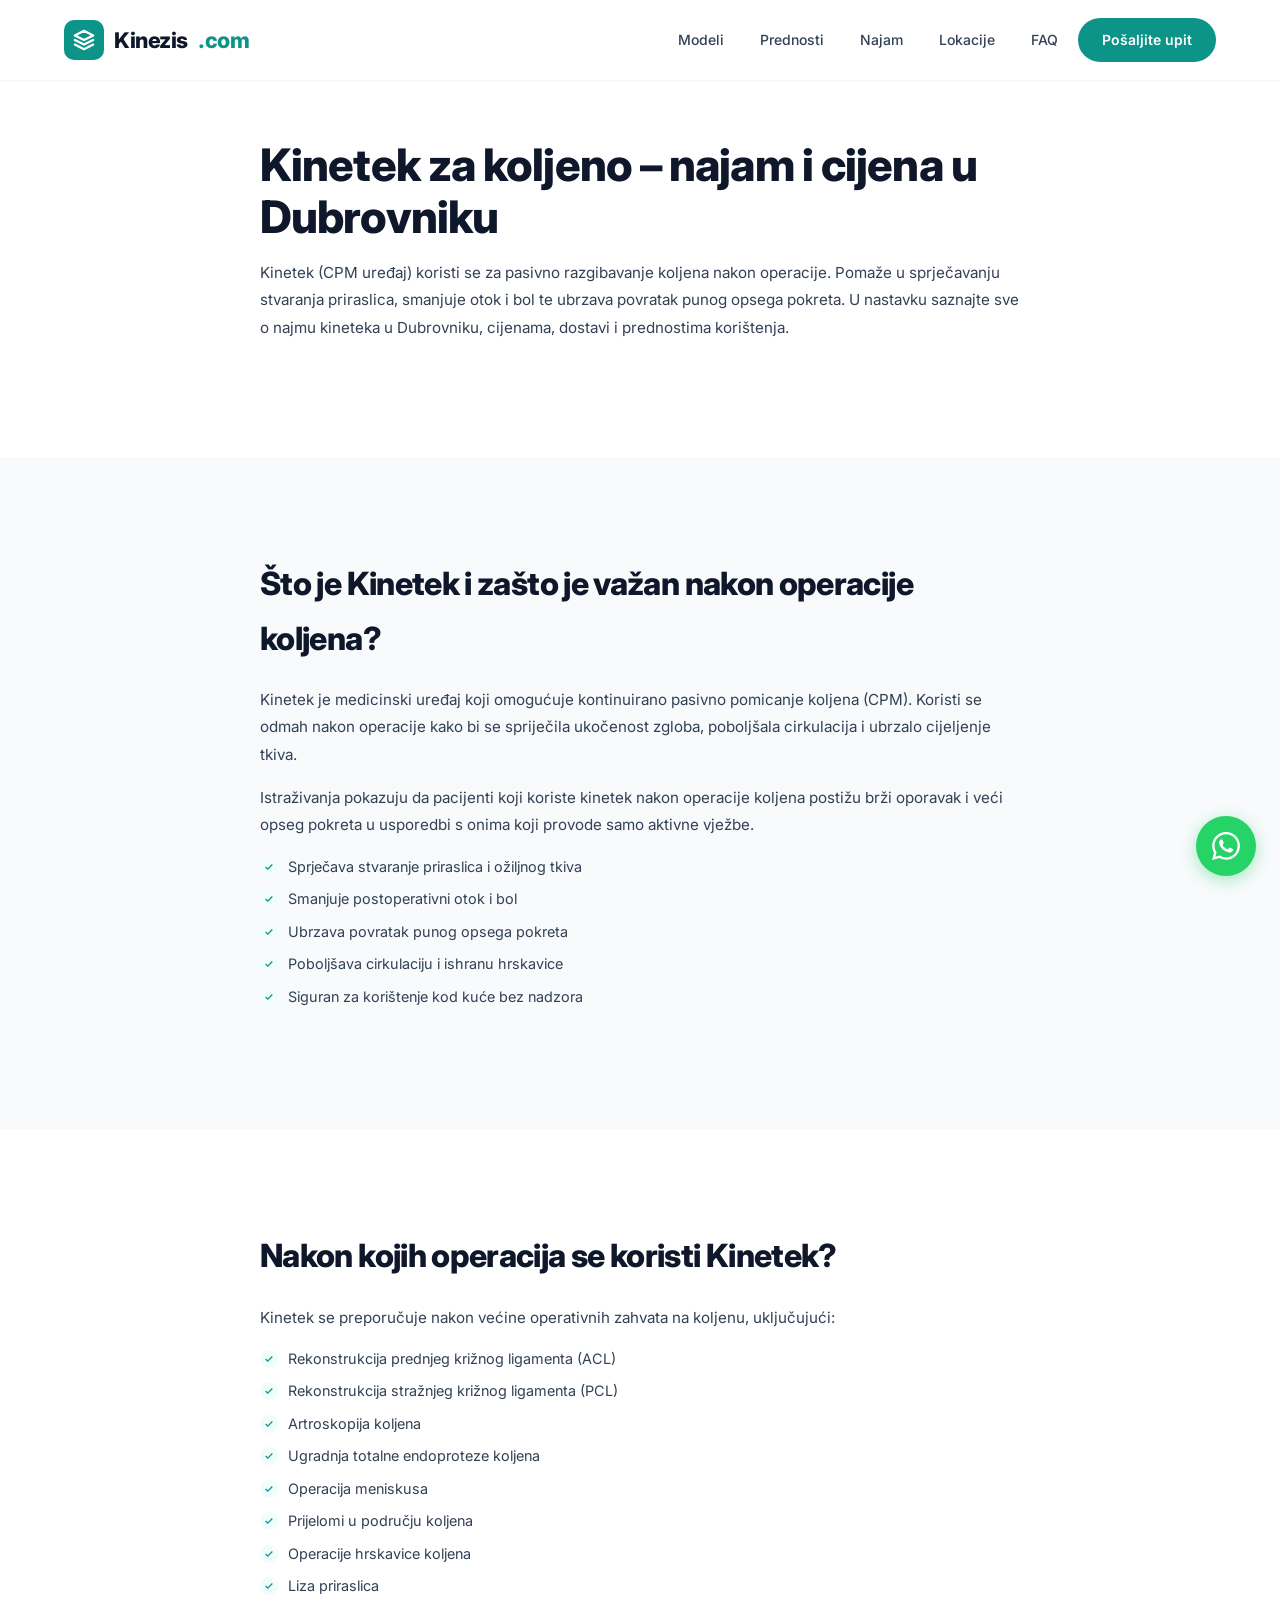
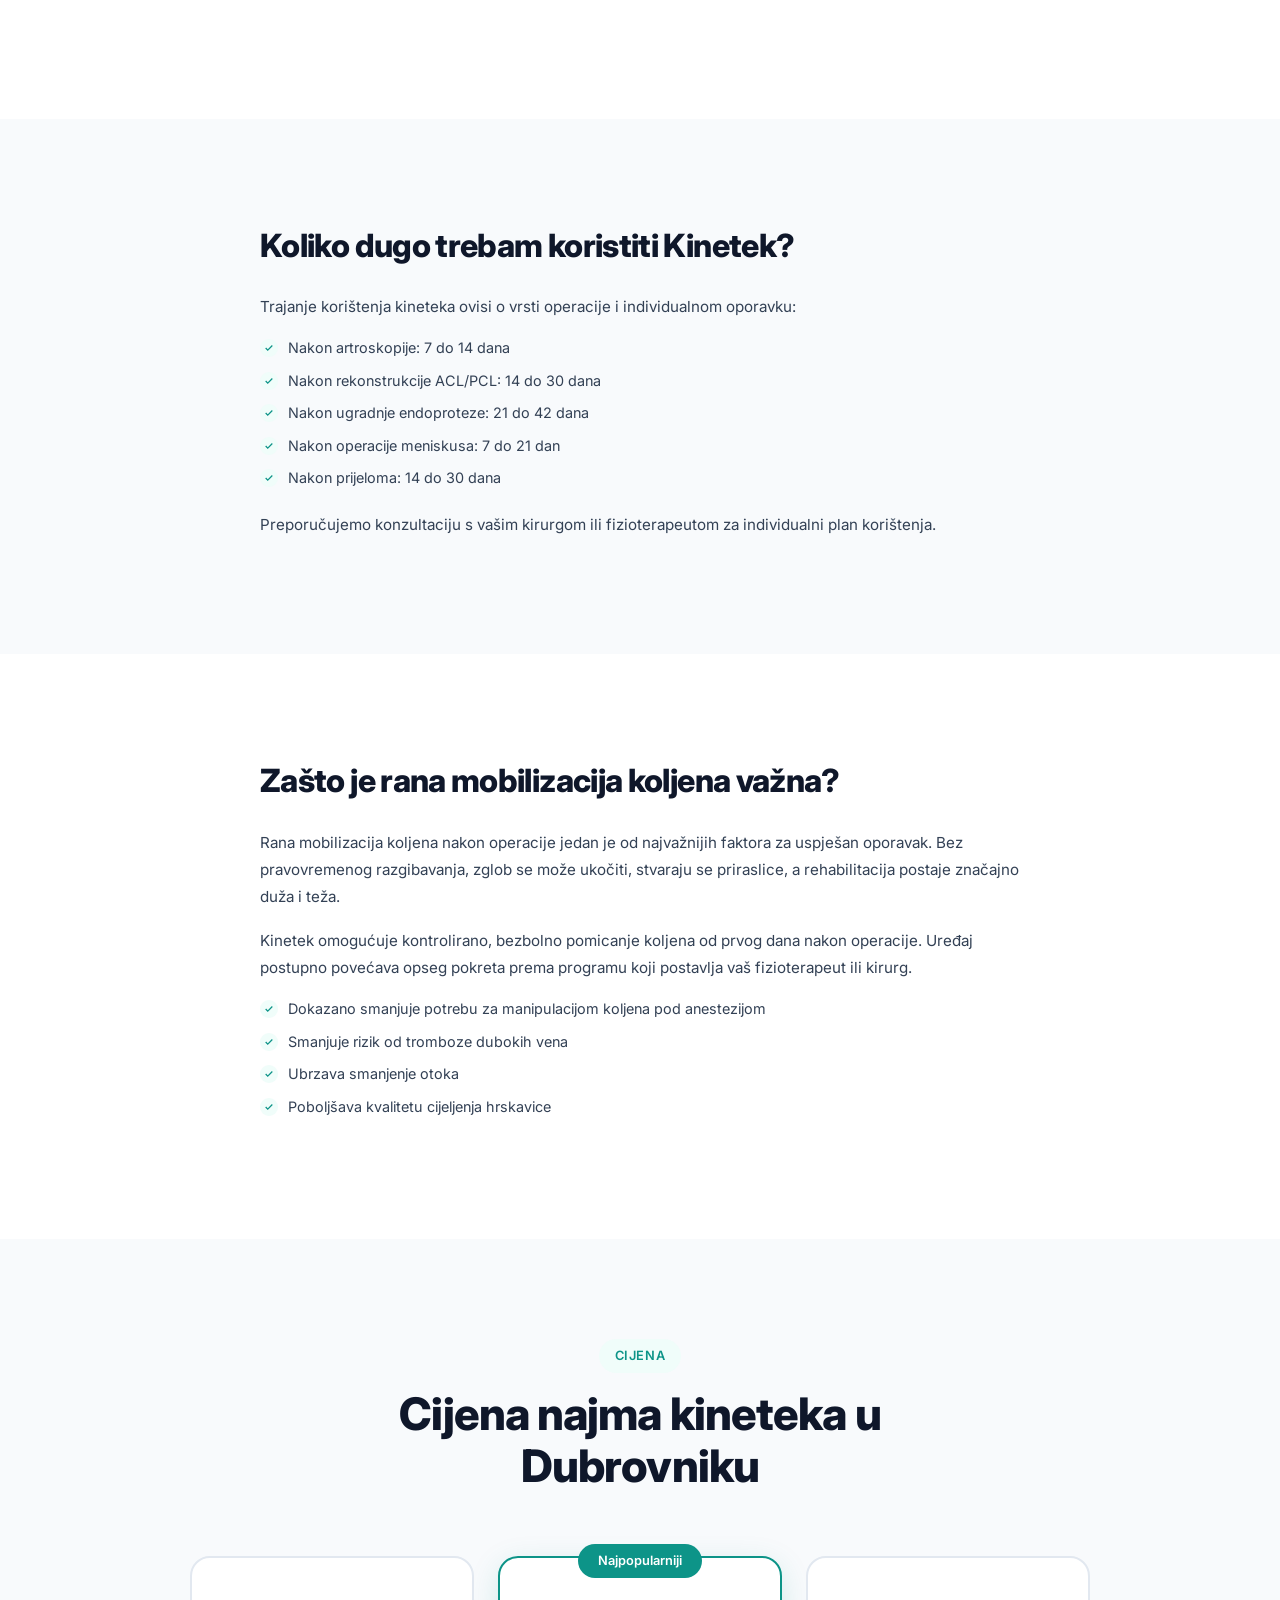
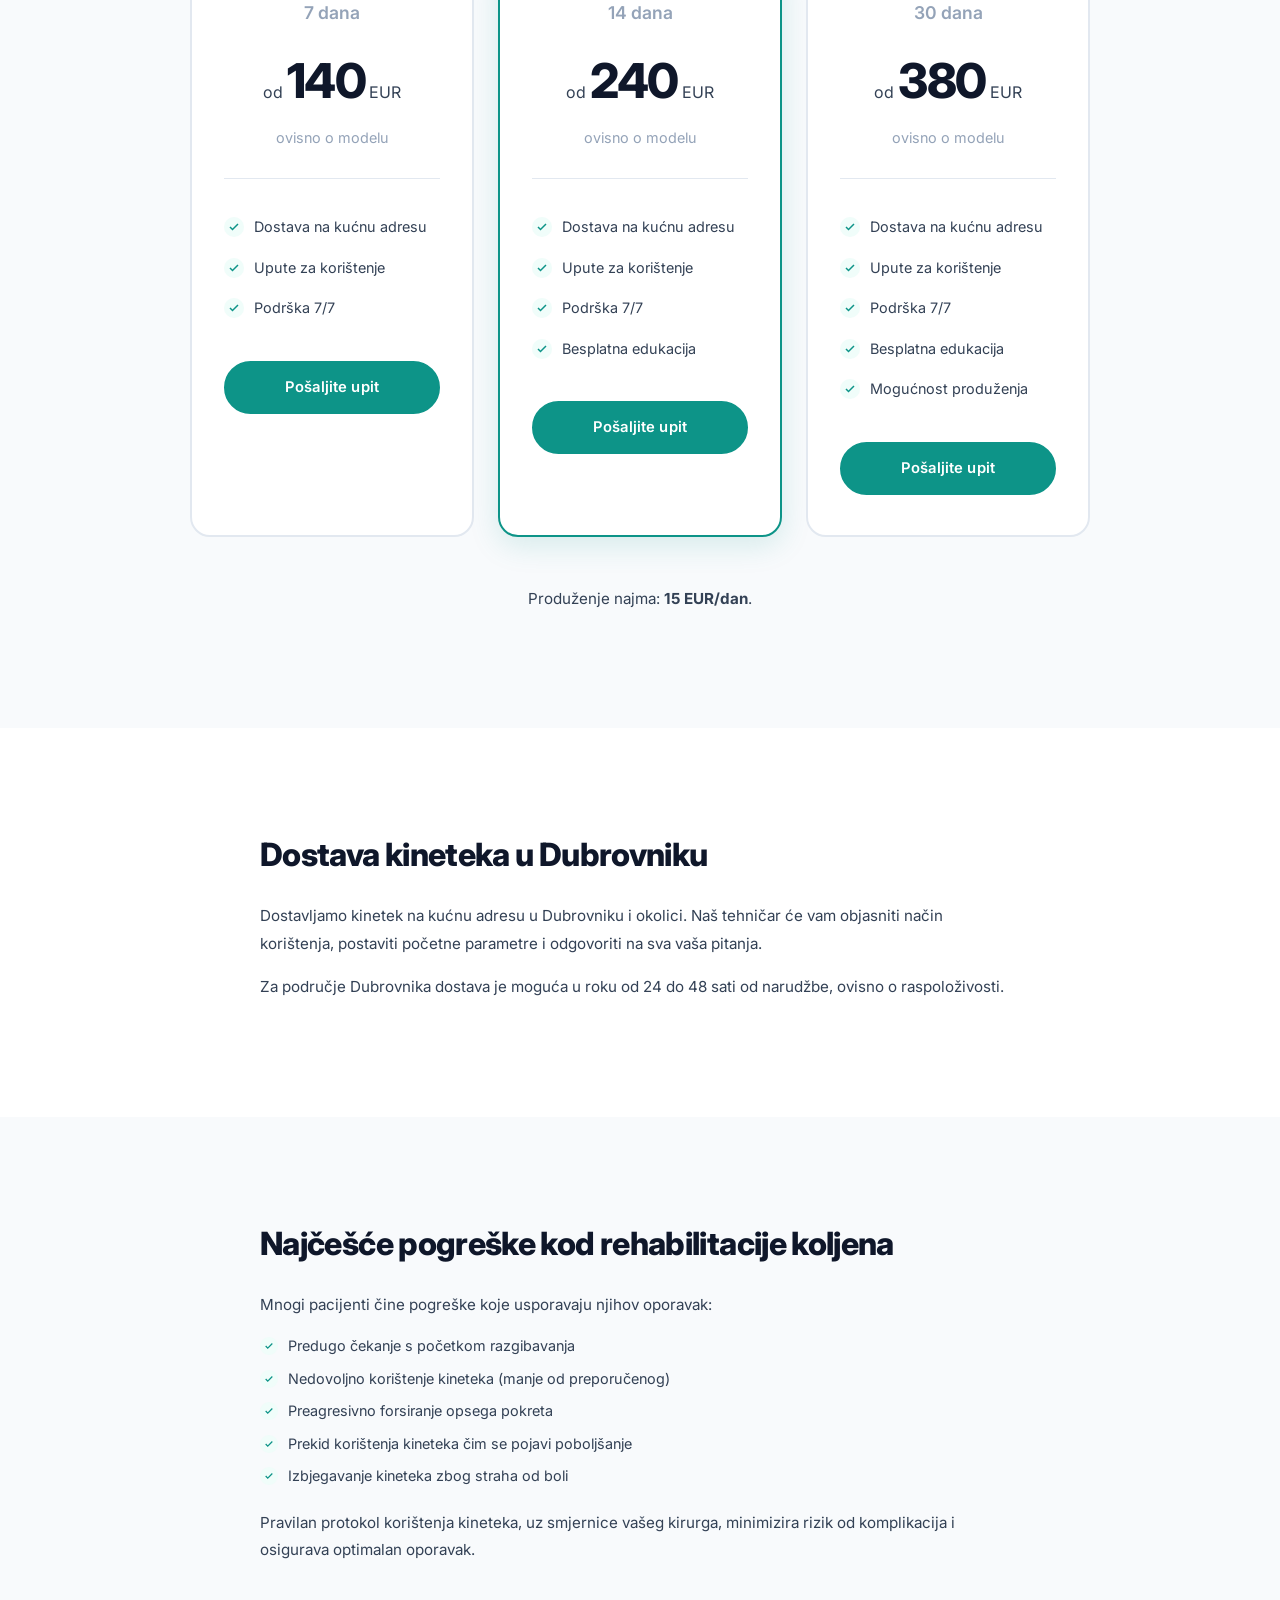
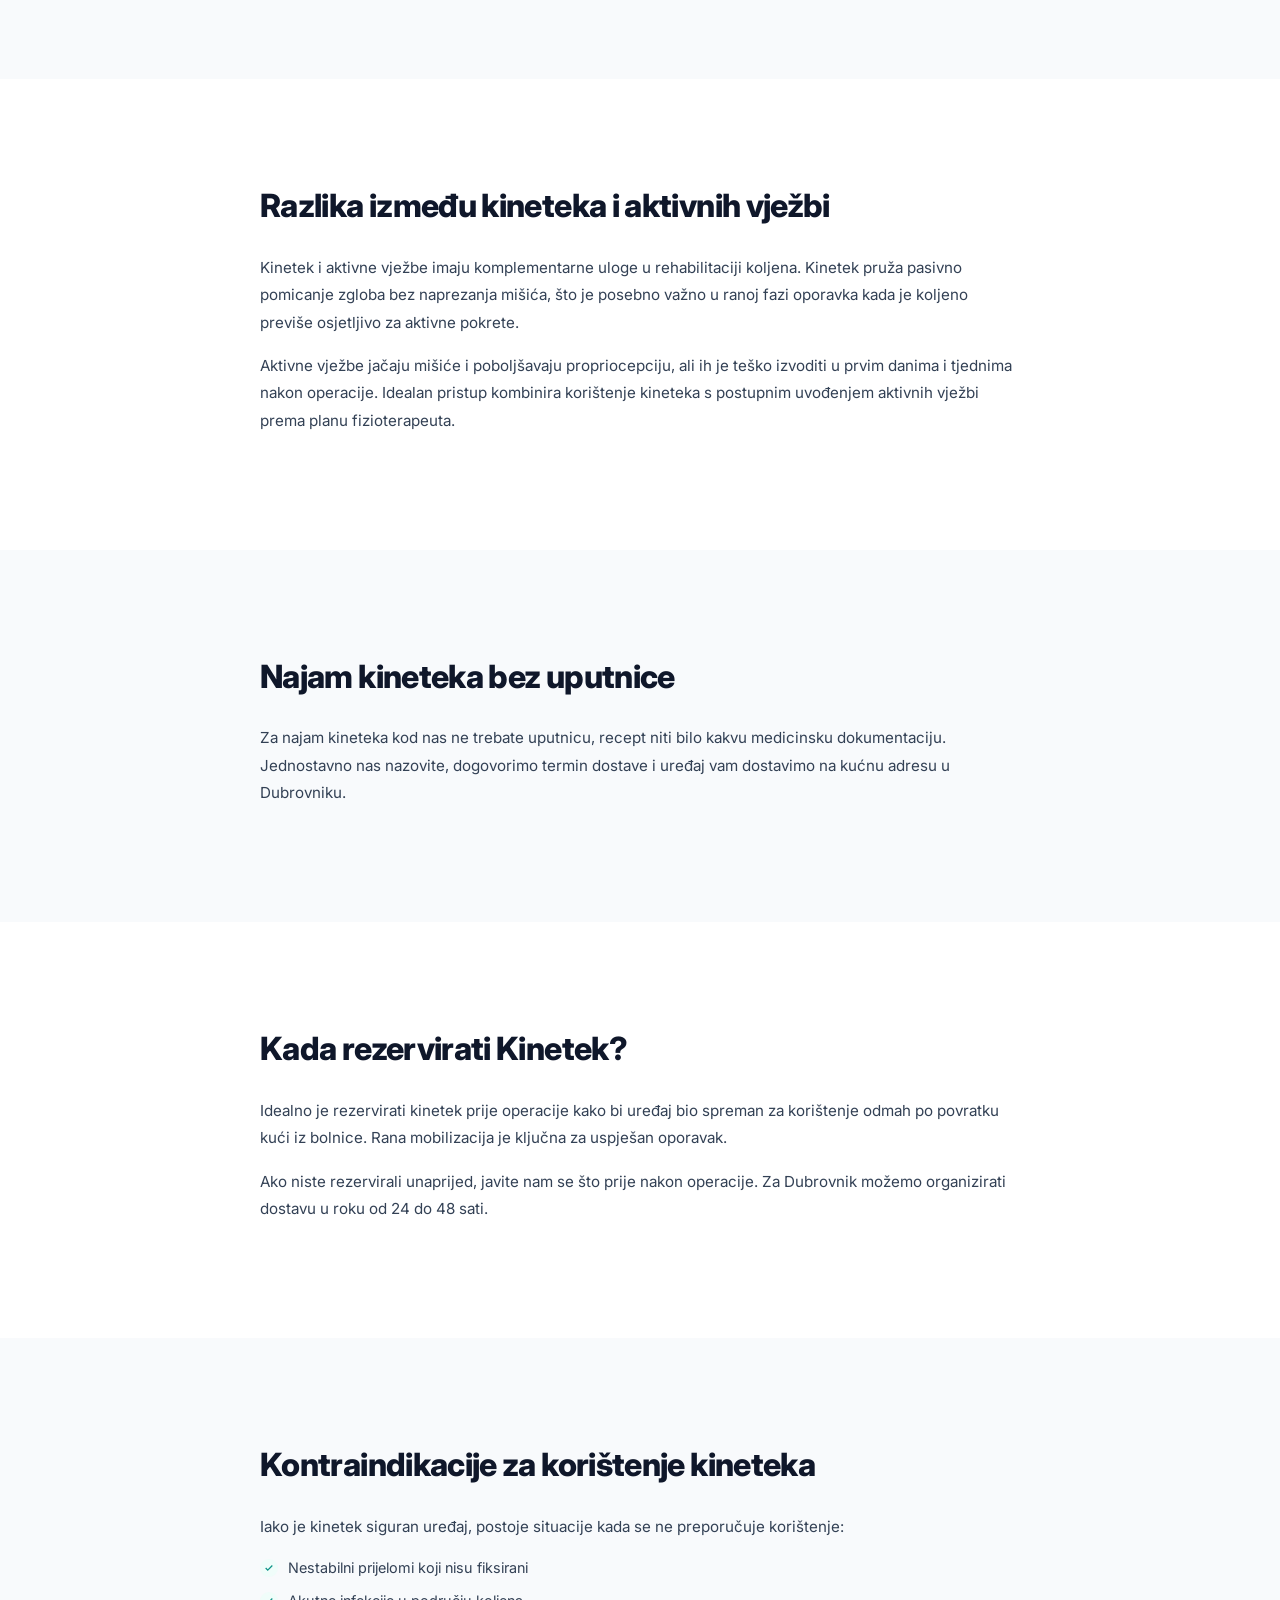
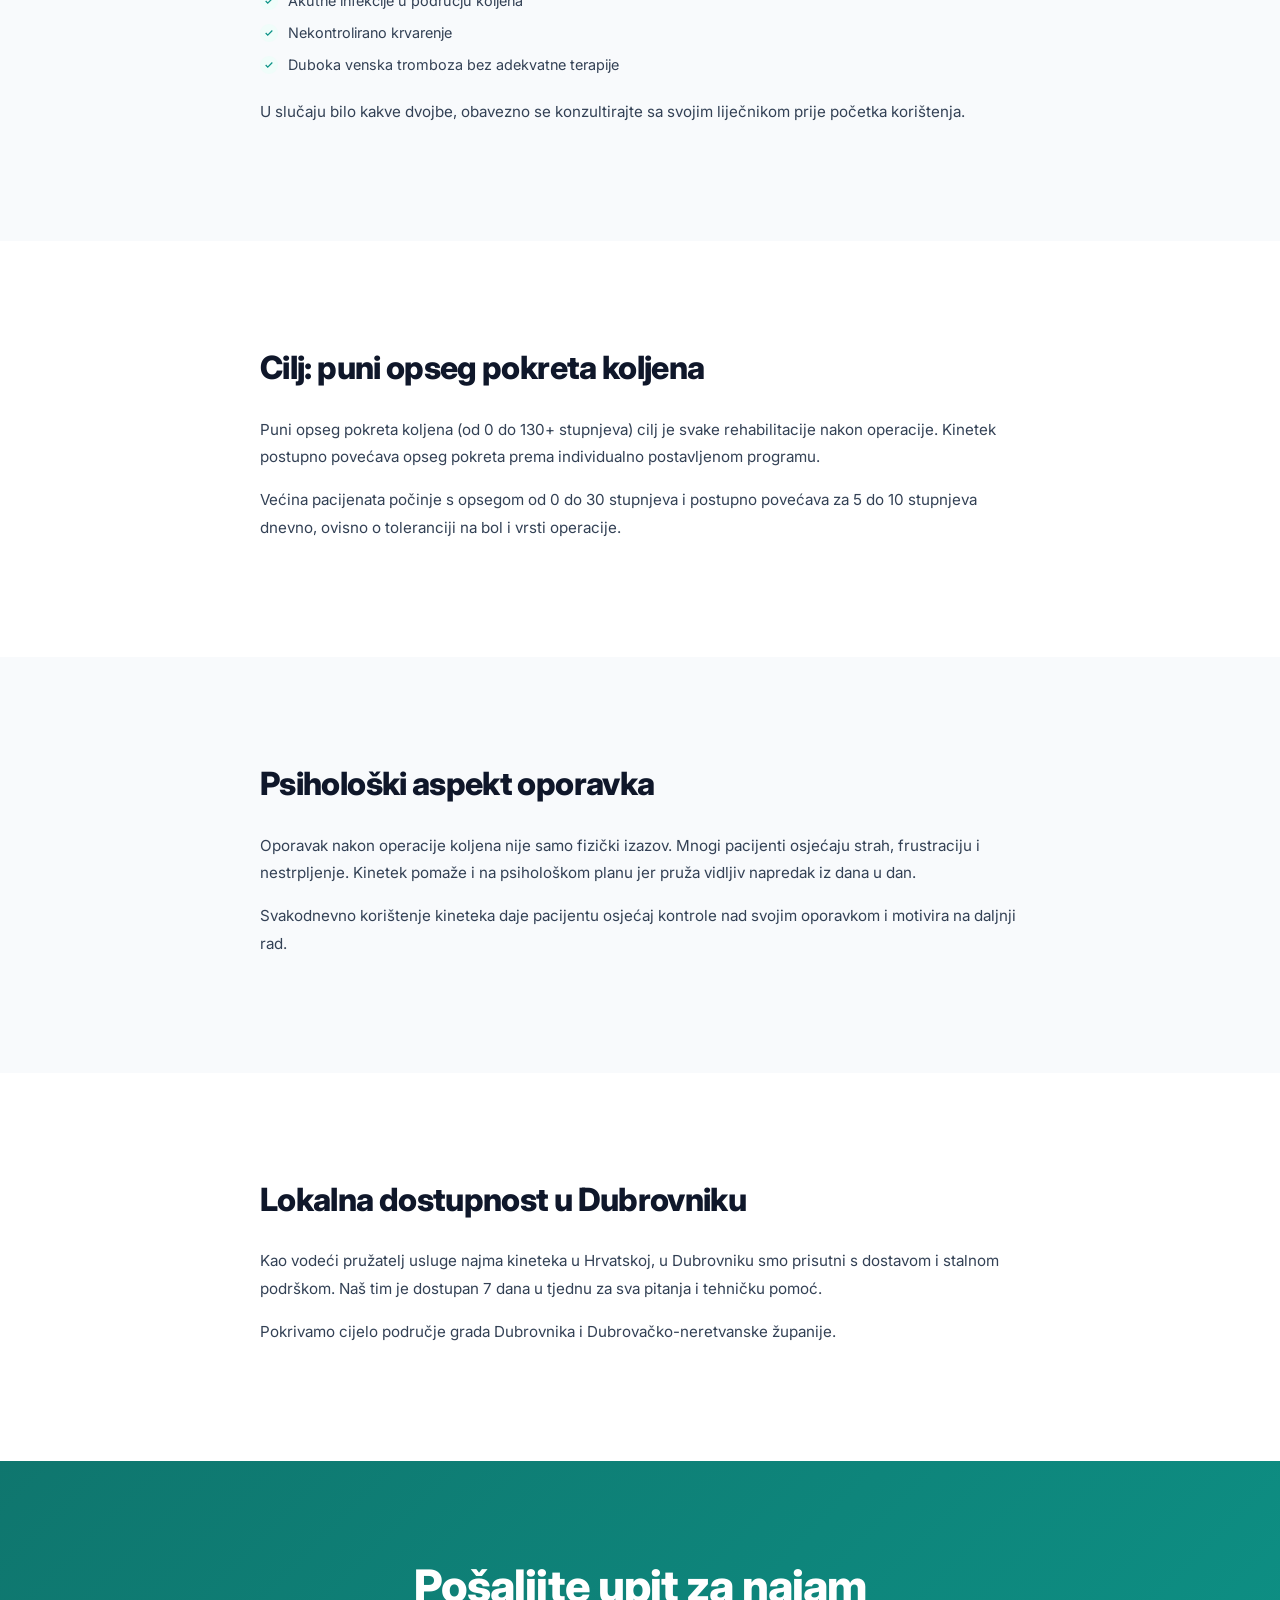
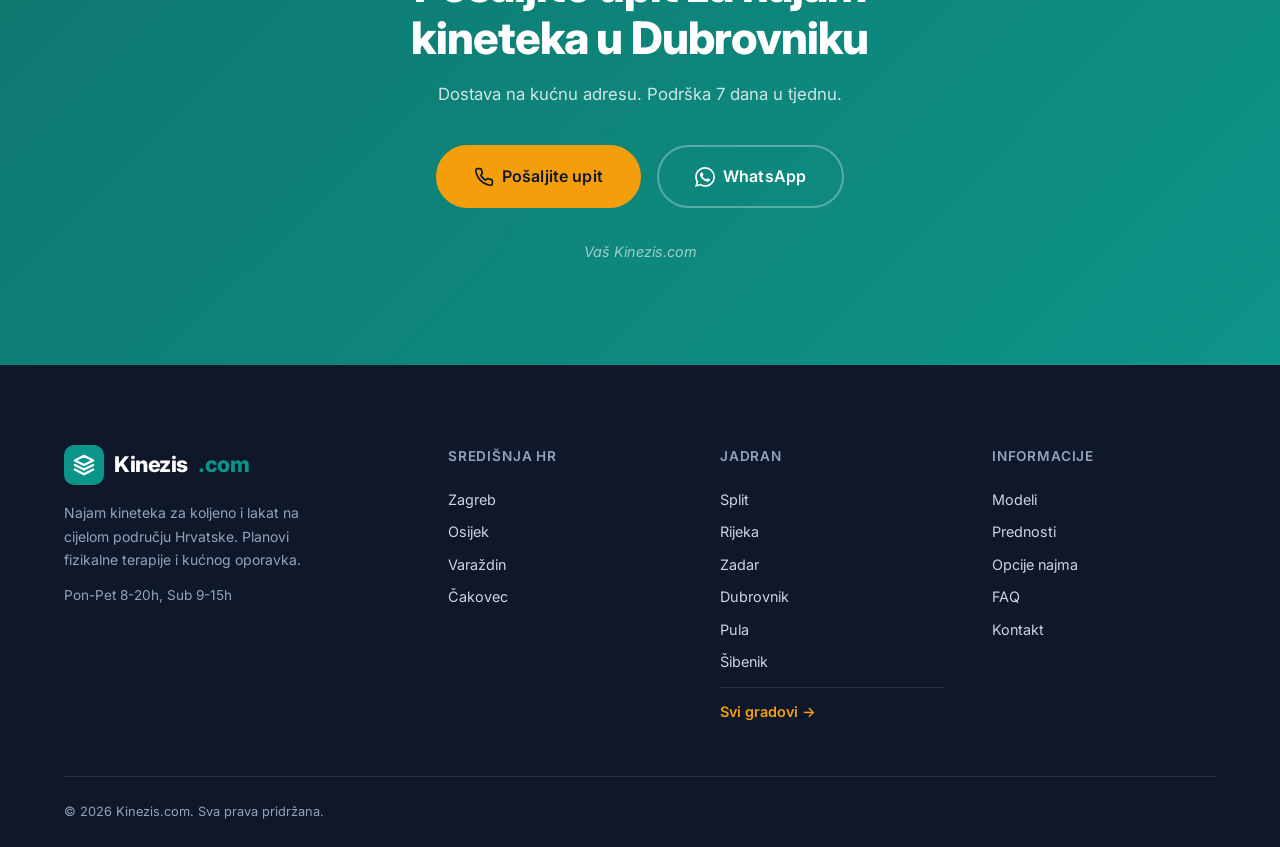
<file: najam-kineteka-dubrovnik/index.html>
<!DOCTYPE html>
<html lang="hr">
<head>
    <meta charset="UTF-8">
    <meta name="viewport" content="width=device-width, initial-scale=1.0">
    <title>Kinetek za koljeno – najam i cijena u Dubrovniku</title>
    <meta name="description" content="Najam kineteka u Dubrovniku od 140 EUR za 7 dana. Kinetek za koljeno nakon operacije. Dostava na kucnu adresu. Kinezis.com">
    <meta name="keywords" content="kinetek Dubrovnik, najam kineteka Dubrovnik, kinetek za koljeno Dubrovnik, CPM uredaj Dubrovnik, rehabilitacija koljena Dubrovnik">
    <meta name="robots" content="index, follow, max-snippet:-1, max-image-preview:large">
    <meta name="geo.region" content="HR">
    <meta name="geo.placename" content="Dubrovnik">
    <link rel="canonical" href="https://kinezis.com/najam-kineteka-dubrovnik/">

    <meta property="og:type" content="article">
    <meta property="og:url" content="https://kinezis.com/najam-kineteka-dubrovnik/">
    <meta property="og:title" content="Kinetek za koljeno – najam i cijena u Dubrovniku">
    <meta property="og:description" content="Najam kineteka u Dubrovniku od 140 EUR za 7 dana. Kinetek za koljeno nakon operacije. Dostava na kucnu adresu.">
    <meta property="og:image" content="https://kinezis.com/assets/images/kinetek-hero.jpg">
    <meta property="og:locale" content="hr_HR">
    <meta property="og:site_name" content="Kinezis.com">

    <link rel="icon" type="image/svg+xml" href="/favicon.svg">
    <link rel="apple-touch-icon" href="/favicon.svg">

    <style>
        *,*::before,*::after{margin:0;padding:0;box-sizing:border-box}
        :root{--primary:#0d9488;--primary-dark:#0f766e;--primary-light:#5eead4;--primary-50:#f0fdfa;--accent:#f59e0b;--dark:#0f172a;--dark-600:#334155;--dark-400:#94a3b8;--gray-50:#f8fafc;--gray-100:#f1f5f9;--gray-200:#e2e8f0;--white:#fff;--font:'Inter',system-ui,sans-serif;--ease:cubic-bezier(.22,1,.36,1);--shadow-sm:0 1px 2px rgba(0,0,0,.05);--shadow-md:0 4px 6px -1px rgba(0,0,0,.1);--shadow-lg:0 20px 25px -5px rgba(0,0,0,.1);--shadow-xl:0 25px 50px -12px rgba(0,0,0,.15);--radius:12px;--radius-lg:20px;--radius-full:9999px}
        html{scroll-behavior:smooth;scroll-padding-top:80px}
        body{font-family:var(--font);color:var(--dark);line-height:1.7;background:var(--white);-webkit-font-smoothing:antialiased;overflow-x:hidden}
        a{text-decoration:none;color:inherit}img,video,svg{max-width:100%;display:block}
        .container{max-width:1200px;margin:0 auto;padding:0 24px}
        .header{position:fixed;top:0;left:0;right:0;z-index:1000;background:rgba(255,255,255,.95);backdrop-filter:blur(16px);box-shadow:var(--shadow-sm)}
        .header__inner{display:flex;align-items:center;justify-content:space-between;height:80px}
        .logo{display:flex;align-items:center;gap:10px;font-weight:800;font-size:1.35rem;letter-spacing:-.02em}
        .logo__icon{width:40px;height:40px;background:var(--primary);border-radius:10px;display:flex;align-items:center;justify-content:center}
        .logo__icon svg{width:22px;height:22px}
        .logo span{color:var(--primary)}
        .nav{display:flex;align-items:center;gap:4px}
        .nav a{padding:8px 16px;border-radius:var(--radius-full);font-size:.875rem;font-weight:500;color:var(--dark-600);transition:all .2s}
        .nav a:hover{color:var(--primary);background:var(--gray-100)}
        .nav__cta{background:var(--primary)!important;color:var(--white)!important;padding:10px 24px!important;font-weight:600!important}
        .nav__cta:hover{background:var(--primary-dark)!important}
        .hamburger{display:none;flex-direction:column;gap:5px;background:none;border:none;cursor:pointer;padding:8px;z-index:1001}
        .hamburger span{display:block;width:22px;height:2px;background:var(--dark);border-radius:2px;transition:all .3s}
        @media(max-width:768px){.nav{position:fixed;top:0;right:0;bottom:0;width:300px;background:var(--white);flex-direction:column;padding:100px 32px 32px;transform:translateX(100%);transition:transform .4s var(--ease);box-shadow:var(--shadow-xl);z-index:999}.nav.open{transform:translateX(0)}.nav a{padding:14px 20px;font-size:1rem;width:100%;border-radius:var(--radius)}.hamburger{display:flex}}
    </style>

    <link rel="preconnect" href="https://fonts.googleapis.com">
    <link rel="preconnect" href="https://fonts.gstatic.com" crossorigin>
    <link rel="preload" as="style" href="https://fonts.googleapis.com/css2?family=Inter:wght@400;500;600;700;800&display=swap" onload="this.onload=null;this.rel='stylesheet'">
    <noscript><link rel="stylesheet" href="https://fonts.googleapis.com/css2?family=Inter:wght@400;500;600;700;800&display=swap"></noscript>
    <link rel="stylesheet" href="/style.css" media="print" onload="this.media='all'">
    <noscript><link rel="stylesheet" href="/style.css"></noscript>

    <script type="application/ld+json">
    {"@context":"https://schema.org","@type":"LocalBusiness","name":"Kinezis.com","description":"Najam kineteka za koljeno u Dubrovniku. Dostava na kucnu adresu.","url":"https://kinezis.com/najam-kineteka-dubrovnik/","address":{"@type":"PostalAddress","addressLocality":"Dubrovnik","addressCountry":"HR"},"areaServed":{"@type":"City","name":"Dubrovnik"},"priceRange":"140-380 EUR","aggregateRating":{"@type":"AggregateRating","ratingValue":"4.9","reviewCount":"300","bestRating":"5"}}
    </script>
    <script type="application/ld+json">
{
  "@context": "https://schema.org",
  "@type": "BreadcrumbList",
  "itemListElement": [
    {"@type": "ListItem", "position": 1, "name": "Početna", "item": "https://kinezis.com/"},
    {"@type": "ListItem", "position": 2, "name": "Gradovi", "item": "https://kinezis.com/gradovi/"},
    {"@type": "ListItem", "position": 3, "name": "Dubrovnik", "item": "https://kinezis.com/najam-kineteka-dubrovnik/"}
  ]
}
    </script>
</head>
<body>

    <header class="header" id="header">
        <div class="container">
            <div class="header__inner">
                <a href="/" class="logo">
                    <div class="logo__icon"><svg viewBox="0 0 24 24" fill="none" stroke="white" stroke-width="2.5" stroke-linecap="round" stroke-linejoin="round"><path d="M12 2L2 7l10 5 10-5-10-5z"/><path d="M2 17l10 5 10-5"/><path d="M2 12l10 5 10-5"/></svg></div>
                    Kinezis<span>.com</span>
                </a>
                <nav class="nav" id="nav">
                    <a href="/#modeli">Modeli</a>
                    <a href="/#prednosti">Prednosti</a>
                    <a href="/#najam">Najam</a>
                    <a href="/#lokacije">Lokacije</a>
                    <a href="/#faq">FAQ</a>
                    <a href="/kontakt/" class="nav__cta">Pošaljite upit</a>
                </nav>
                <button class="hamburger" id="hamburger" aria-label="Izbornik"><span></span><span></span><span></span></button>
            </div>
        </div>
    </header>
    <div class="nav-overlay" id="navOverlay"></div>

    <section class="section" style="padding-top:140px">
        <div class="container">
            <div class="article">
                <h1 class="section__title">Kinetek za koljeno – najam i cijena u Dubrovniku</h1>
                <p>Kinetek (CPM uređaj) koristi se za pasivno razgibavanje koljena nakon operacije. Pomaže u sprječavanju stvaranja priraslica, smanjuje otok i bol te ubrzava povratak punog opsega pokreta. U nastavku saznajte sve o najmu kineteka u Dubrovniku, cijenama, dostavi i prednostima korištenja.</p>
            </div>
        </div>
    </section>

    <section class="section section--gray">
        <div class="container">
            <div class="article">
                <h2>Što je Kinetek i zašto je važan nakon operacije koljena?</h2>
                <p>Kinetek je medicinski uređaj koji omogućuje kontinuirano pasivno pomicanje koljena (CPM). Koristi se odmah nakon operacije kako bi se spriječila ukočenost zgloba, poboljšala cirkulacija i ubrzalo cijeljenje tkiva.</p>
                <p>Istraživanja pokazuju da pacijenti koji koriste kinetek nakon operacije koljena postižu brži oporavak i veći opseg pokreta u usporedbi s onima koji provode samo aktivne vježbe.</p>
                <ul>
                    <li>Sprječava stvaranje priraslica i ožiljnog tkiva</li>
                    <li>Smanjuje postoperativni otok i bol</li>
                    <li>Ubrzava povratak punog opsega pokreta</li>
                    <li>Poboljšava cirkulaciju i ishranu hrskavice</li>
                    <li>Siguran za korištenje kod kuće bez nadzora</li>
                </ul>
            </div>
        </div>
    </section>

    <section class="section">
        <div class="container">
            <div class="article">
                <h2>Nakon kojih operacija se koristi Kinetek?</h2>
                <p>Kinetek se preporučuje nakon većine operativnih zahvata na koljenu, uključujući:</p>
                <ul>
                    <li>Rekonstrukcija prednjeg križnog ligamenta (ACL)</li>
                    <li>Rekonstrukcija stražnjeg križnog ligamenta (PCL)</li>
                    <li>Artroskopija koljena</li>
                    <li>Ugradnja totalne endoproteze koljena</li>
                    <li>Operacija meniskusa</li>
                    <li>Prijelomi u području koljena</li>
                    <li>Operacije hrskavice koljena</li>
                    <li>Liza priraslica</li>
                </ul>
            </div>
        </div>
    </section>

    <section class="section section--gray">
        <div class="container">
            <div class="article">
                <h2>Koliko dugo trebam koristiti Kinetek?</h2>
                <p>Trajanje korištenja kineteka ovisi o vrsti operacije i individualnom oporavku:</p>
                <ul>
                    <li>Nakon artroskopije: 7 do 14 dana</li>
                    <li>Nakon rekonstrukcije ACL/PCL: 14 do 30 dana</li>
                    <li>Nakon ugradnje endoproteze: 21 do 42 dana</li>
                    <li>Nakon operacije meniskusa: 7 do 21 dan</li>
                    <li>Nakon prijeloma: 14 do 30 dana</li>
                </ul>
                <p>Preporučujemo konzultaciju s vašim kirurgom ili fizioterapeutom za individualni plan korištenja.</p>
            </div>
        </div>
    </section>

    <section class="section">
        <div class="container">
            <div class="article">
                <h2>Zašto je rana mobilizacija koljena važna?</h2>
                <p>Rana mobilizacija koljena nakon operacije jedan je od najvažnijih faktora za uspješan oporavak. Bez pravovremenog razgibavanja, zglob se može ukočiti, stvaraju se priraslice, a rehabilitacija postaje značajno duža i teža.</p>
                <p>Kinetek omogućuje kontrolirano, bezbolno pomicanje koljena od prvog dana nakon operacije. Uređaj postupno povećava opseg pokreta prema programu koji postavlja vaš fizioterapeut ili kirurg.</p>
                <ul>
                    <li>Dokazano smanjuje potrebu za manipulacijom koljena pod anestezijom</li>
                    <li>Smanjuje rizik od tromboze dubokih vena</li>
                    <li>Ubrzava smanjenje otoka</li>
                    <li>Poboljšava kvalitetu cijeljenja hrskavice</li>
                </ul>
            </div>
        </div>
    </section>

    <section class="section section--gray">
        <div class="container">
            <div class="section__header">
                <span class="section__tag">Cijena</span>
                <h2 class="section__title">Cijena najma kineteka u Dubrovniku</h2>
            </div>
            <div class="pricing__grid" style="max-width:900px;margin:0 auto">
                <div class="pricing__card">
                    <div class="pricing__duration">7 dana</div>
                    <div class="pricing__price">od <span>140</span> EUR</div>
                    <div class="pricing__total">ovisno o modelu</div>
                    <ul class="pricing__features">
                        <li>Dostava na kućnu adresu</li>
                        <li>Upute za korištenje</li>
                        <li>Podrška 7/7</li>
                    </ul>
                    <a href="/kontakt/" class="btn btn--primary btn--full">Pošaljite upit</a>
                </div>
                <div class="pricing__card pricing__card--popular">
                    <div class="pricing__badge">Najpopularniji</div>
                    <div class="pricing__duration">14 dana</div>
                    <div class="pricing__price">od <span>240</span> EUR</div>
                    <div class="pricing__total">ovisno o modelu</div>
                    <ul class="pricing__features">
                        <li>Dostava na kućnu adresu</li>
                        <li>Upute za korištenje</li>
                        <li>Podrška 7/7</li>
                        <li>Besplatna edukacija</li>
                    </ul>
                    <a href="/kontakt/" class="btn btn--primary btn--full">Pošaljite upit</a>
                </div>
                <div class="pricing__card">
                    <div class="pricing__duration">30 dana</div>
                    <div class="pricing__price">od <span>380</span> EUR</div>
                    <div class="pricing__total">ovisno o modelu</div>
                    <ul class="pricing__features">
                        <li>Dostava na kućnu adresu</li>
                        <li>Upute za korištenje</li>
                        <li>Podrška 7/7</li>
                        <li>Besplatna edukacija</li>
                        <li>Mogućnost produženja</li>
                    </ul>
                    <a href="/kontakt/" class="btn btn--primary btn--full">Pošaljite upit</a>
                </div>
            </div>
            <div class="article article--center">
                <p>Produženje najma: <strong>15 EUR/dan</strong>.</p>
            </div>
        </div>
    </section>

    <section class="section">
        <div class="container">
            <div class="article">
                <h2>Dostava kineteka u Dubrovniku</h2>
                <p>Dostavljamo kinetek na kućnu adresu u Dubrovniku i okolici. Naš tehničar će vam objasniti način korištenja, postaviti početne parametre i odgovoriti na sva vaša pitanja.</p>
                <p>Za područje Dubrovnika dostava je moguća u roku od 24 do 48 sati od narudžbe, ovisno o raspoloživosti.</p>
            </div>
        </div>
    </section>

    <section class="section section--gray">
        <div class="container">
            <div class="article">
                <h2>Najčešće pogreške kod rehabilitacije koljena</h2>
                <p>Mnogi pacijenti čine pogreške koje usporavaju njihov oporavak:</p>
                <ul>
                    <li>Predugo čekanje s početkom razgibavanja</li>
                    <li>Nedovoljno korištenje kineteka (manje od preporučenog)</li>
                    <li>Preagresivno forsiranje opsega pokreta</li>
                    <li>Prekid korištenja kineteka čim se pojavi poboljšanje</li>
                    <li>Izbjegavanje kineteka zbog straha od boli</li>
                </ul>
                <p>Pravilan protokol korištenja kineteka, uz smjernice vašeg kirurga, minimizira rizik od komplikacija i osigurava optimalan oporavak.</p>
            </div>
        </div>
    </section>

    <section class="section">
        <div class="container">
            <div class="article">
                <h2>Razlika između kineteka i aktivnih vježbi</h2>
                <p>Kinetek i aktivne vježbe imaju komplementarne uloge u rehabilitaciji koljena. Kinetek pruža pasivno pomicanje zgloba bez naprezanja mišića, što je posebno važno u ranoj fazi oporavka kada je koljeno previše osjetljivo za aktivne pokrete.</p>
                <p>Aktivne vježbe jačaju mišiće i poboljšavaju propriocepciju, ali ih je teško izvoditi u prvim danima i tjednima nakon operacije. Idealan pristup kombinira korištenje kineteka s postupnim uvođenjem aktivnih vježbi prema planu fizioterapeuta.</p>
            </div>
        </div>
    </section>

    <section class="section section--gray">
        <div class="container">
            <div class="article">
                <h2>Najam kineteka bez uputnice</h2>
                <p>Za najam kineteka kod nas ne trebate uputnicu, recept niti bilo kakvu medicinsku dokumentaciju. Jednostavno nas nazovite, dogovorimo termin dostave i uređaj vam dostavimo na kućnu adresu u Dubrovniku.</p>
            </div>
        </div>
    </section>

    <section class="section">
        <div class="container">
            <div class="article">
                <h2>Kada rezervirati Kinetek?</h2>
                <p>Idealno je rezervirati kinetek prije operacije kako bi uređaj bio spreman za korištenje odmah po povratku kući iz bolnice. Rana mobilizacija je ključna za uspješan oporavak.</p>
                <p>Ako niste rezervirali unaprijed, javite nam se što prije nakon operacije. Za Dubrovnik možemo organizirati dostavu u roku od 24 do 48 sati.</p>
            </div>
        </div>
    </section>

    <section class="section section--gray">
        <div class="container">
            <div class="article">
                <h2>Kontraindikacije za korištenje kineteka</h2>
                <p>Iako je kinetek siguran uređaj, postoje situacije kada se ne preporučuje korištenje:</p>
                <ul>
                    <li>Nestabilni prijelomi koji nisu fiksirani</li>
                    <li>Akutne infekcije u području koljena</li>
                    <li>Nekontrolirano krvarenje</li>
                    <li>Duboka venska tromboza bez adekvatne terapije</li>
                </ul>
                <p>U slučaju bilo kakve dvojbe, obavezno se konzultirajte sa svojim liječnikom prije početka korištenja.</p>
            </div>
        </div>
    </section>

    <section class="section">
        <div class="container">
            <div class="article">
                <h2>Cilj: puni opseg pokreta koljena</h2>
                <p>Puni opseg pokreta koljena (od 0 do 130+ stupnjeva) cilj je svake rehabilitacije nakon operacije. Kinetek postupno povećava opseg pokreta prema individualno postavljenom programu.</p>
                <p>Većina pacijenata počinje s opsegom od 0 do 30 stupnjeva i postupno povećava za 5 do 10 stupnjeva dnevno, ovisno o toleranciji na bol i vrsti operacije.</p>
            </div>
        </div>
    </section>

    <section class="section section--gray">
        <div class="container">
            <div class="article">
                <h2>Psihološki aspekt oporavka</h2>
                <p>Oporavak nakon operacije koljena nije samo fizički izazov. Mnogi pacijenti osjećaju strah, frustraciju i nestrpljenje. Kinetek pomaže i na psihološkom planu jer pruža vidljiv napredak iz dana u dan.</p>
                <p>Svakodnevno korištenje kineteka daje pacijentu osjećaj kontrole nad svojim oporavkom i motivira na daljnji rad.</p>
            </div>
        </div>
    </section>

    <section class="section">
        <div class="container">
            <div class="article">
                <h2>Lokalna dostupnost u Dubrovniku</h2>
                <p>Kao vodeći pružatelj usluge najma kineteka u Hrvatskoj, u Dubrovniku smo prisutni s dostavom i stalnom podrškom. Naš tim je dostupan 7 dana u tjednu za sva pitanja i tehničku pomoć.</p>
                <p>Pokrivamo cijelo područje grada Dubrovnika i Dubrovačko-neretvanske županije.</p>
            </div>
        </div>
    </section>

    <!-- CTA -->
    <section class="section section--primary">
        <div class="container">
            <div class="cta__center">
                <h2 class="section__title section__title--light">Pošaljite upit za najam kineteka u Dubrovniku</h2>
                <p class="cta__subtitle">Dostava na kućnu adresu. Podrška 7 dana u tjednu.</p>
                <div class="cta__actions">
                    <a href="/kontakt/" class="btn btn--accent btn--lg">
                        <svg width="20" height="20" viewBox="0 0 24 24" fill="none" stroke="currentColor" stroke-width="2" stroke-linecap="round" stroke-linejoin="round"><path d="M22 16.92v3a2 2 0 01-2.18 2 19.79 19.79 0 01-8.63-3.07 19.5 19.5 0 01-6-6 19.79 19.79 0 01-3.07-8.67A2 2 0 014.11 2h3a2 2 0 012 1.72c.127.96.361 1.903.7 2.81a2 2 0 01-.45 2.11L8.09 9.91a16 16 0 006 6l1.27-1.27a2 2 0 012.11-.45c.907.339 1.85.573 2.81.7A2 2 0 0122 16.92z"/></svg>
                        Pošaljite upit
                    </a>
                    <a href="/kontakt/" class="btn btn--outline btn--lg" style="border-color:rgba(255,255,255,.3);color:white" target="_blank" rel="noopener">
                        <svg width="20" height="20" viewBox="0 0 24 24" fill="currentColor"><path d="M17.472 14.382c-.297-.149-1.758-.867-2.03-.967-.273-.099-.471-.148-.67.15-.197.297-.767.966-.94 1.164-.173.199-.347.223-.644.075-.297-.15-1.255-.463-2.39-1.475-.883-.788-1.48-1.761-1.653-2.059-.173-.297-.018-.458.13-.606.134-.133.298-.347.446-.52.149-.174.198-.298.298-.497.099-.198.05-.371-.025-.52-.075-.149-.669-1.612-.916-2.207-.242-.579-.487-.5-.669-.51-.173-.008-.371-.01-.57-.01-.198 0-.52.074-.792.372-.272.297-1.04 1.016-1.04 2.479 0 1.462 1.065 2.875 1.213 3.074.149.198 2.096 3.2 5.077 4.487.709.306 1.262.489 1.694.625.712.227 1.36.195 1.871.118.571-.085 1.758-.719 2.006-1.413.248-.694.248-1.289.173-1.413-.074-.124-.272-.198-.57-.347m-5.421 7.403h-.004a9.87 9.87 0 01-5.031-1.378l-.361-.214-3.741.982.998-3.648-.235-.374a9.86 9.86 0 01-1.51-5.26c.001-5.45 4.436-9.884 9.888-9.884 2.64 0 5.122 1.03 6.988 2.898a9.825 9.825 0 012.893 6.994c-.003 5.45-4.437 9.884-9.885 9.884m8.413-18.297A11.815 11.815 0 0012.05 0C5.495 0 .16 5.335.157 11.892c0 2.096.547 4.142 1.588 5.945L.057 24l6.305-1.654a11.882 11.882 0 005.683 1.448h.005c6.554 0 11.89-5.335 11.893-11.893a11.821 11.821 0 00-3.48-8.413z"/></svg>
                        WhatsApp
                    </a>
                </div>
                <p class="cta__sign">Vaš Kinezis.com</p>
            </div>
        </div>
    </section>

    <footer class="footer">
        <div class="container">
            <div class="footer__grid">
                <div class="footer__brand">
                    <a href="/" class="logo"><div class="logo__icon"><svg viewBox="0 0 24 24" fill="none" stroke="white" stroke-width="2.5" stroke-linecap="round" stroke-linejoin="round"><path d="M12 2L2 7l10 5 10-5-10-5z"/><path d="M2 17l10 5 10-5"/><path d="M2 12l10 5 10-5"/></svg></div>Kinezis<span>.com</span></a>
                    <p>Najam kineteka za koljeno i lakat na cijelom području Hrvatske. Planovi fizikalne terapije i kućnog oporavka.</p>
                    <p style="margin-top:12px;font-size:.85rem;color:var(--dark-400)">Pon-Pet 8-20h, Sub 9-15h</p>
                </div>
                <div class="footer__col"><h4>Središnja HR</h4><a href="/najam-kineteka-zagreb/">Zagreb</a><a href="/najam-kineteka-osijek/">Osijek</a><a href="/najam-kineteka-varazdin/">Varaždin</a><a href="/najam-kineteka-cakovec/">Čakovec</a></div>
                <div class="footer__col"><h4>Jadran</h4><a href="/najam-kineteka-split/">Split</a><a href="/najam-kineteka-rijeka/">Rijeka</a><a href="/najam-kineteka-zadar/">Zadar</a><a href="/najam-kineteka-dubrovnik/">Dubrovnik</a><a href="/najam-kineteka-pula/">Pula</a><a href="/najam-kineteka-sibenik/">Šibenik</a><a href="/gradovi/" style="color:var(--accent);font-weight:600;margin-top:8px;padding-top:12px;border-top:1px solid rgba(255,255,255,.1)">Svi gradovi →</a></div>
                <div class="footer__col"><h4>Informacije</h4><a href="/#modeli">Modeli</a><a href="/#prednosti">Prednosti</a><a href="/#najam">Opcije najma</a><a href="/#faq">FAQ</a><a href="/kontakt/">Kontakt</a></div>
            </div>
            <div class="footer__bottom"><p>&copy; 2026 Kinezis.com. Sva prava pridržana.</p></div>
        </div>
    </footer>

    <a href="/kontakt/" class="whatsapp-float" target="_blank" rel="noopener" aria-label="WhatsApp"><svg width="28" height="28" viewBox="0 0 24 24" fill="white"><path d="M17.472 14.382c-.297-.149-1.758-.867-2.03-.967-.273-.099-.471-.148-.67.15-.197.297-.767.966-.94 1.164-.173.199-.347.223-.644.075-.297-.15-1.255-.463-2.39-1.475-.883-.788-1.48-1.761-1.653-2.059-.173-.297-.018-.458.13-.606.134-.133.298-.347.446-.52.149-.174.198-.298.298-.497.099-.198.05-.371-.025-.52-.075-.149-.669-1.612-.916-2.207-.242-.579-.487-.5-.669-.51-.173-.008-.371-.01-.57-.01-.198 0-.52.074-.792.372-.272.297-1.04 1.016-1.04 2.479 0 1.462 1.065 2.875 1.213 3.074.149.198 2.096 3.2 5.077 4.487.709.306 1.262.489 1.694.625.712.227 1.36.195 1.871.118.571-.085 1.758-.719 2.006-1.413.248-.694.248-1.289.173-1.413-.074-.124-.272-.198-.57-.347m-5.421 7.403h-.004a9.87 9.87 0 01-5.031-1.378l-.361-.214-3.741.982.998-3.648-.235-.374a9.86 9.86 0 01-1.51-5.26c.001-5.45 4.436-9.884 9.888-9.884 2.64 0 5.122 1.03 6.988 2.898a9.825 9.825 0 012.893 6.994c-.003 5.45-4.437 9.884-9.885 9.884m8.413-18.297A11.815 11.815 0 0012.05 0C5.495 0 .16 5.335.157 11.892c0 2.096.547 4.142 1.588 5.945L.057 24l6.305-1.654a11.882 11.882 0 005.683 1.448h.005c6.554 0 11.89-5.335 11.893-11.893a11.821 11.821 0 00-3.48-8.413z"/></svg></a>
    <a href="/kontakt/" class="phone-float" aria-label="Kontakt"><svg width="24" height="24" viewBox="0 0 24 24" fill="none" stroke="white" stroke-width="2" stroke-linecap="round" stroke-linejoin="round"><path d="M22 16.92v3a2 2 0 01-2.18 2 19.79 19.79 0 01-8.63-3.07 19.5 19.5 0 01-6-6 19.79 19.79 0 01-3.07-8.67A2 2 0 014.11 2h3a2 2 0 012 1.72c.127.96.361 1.903.7 2.81a2 2 0 01-.45 2.11L8.09 9.91a16 16 0 006 6l1.27-1.27a2 2 0 012.11-.45c.907.339 1.85.573 2.81.7A2 2 0 0122 16.92z"/></svg></a>

    <script src="/script.js" defer></script>
</body>
</html>
</file>
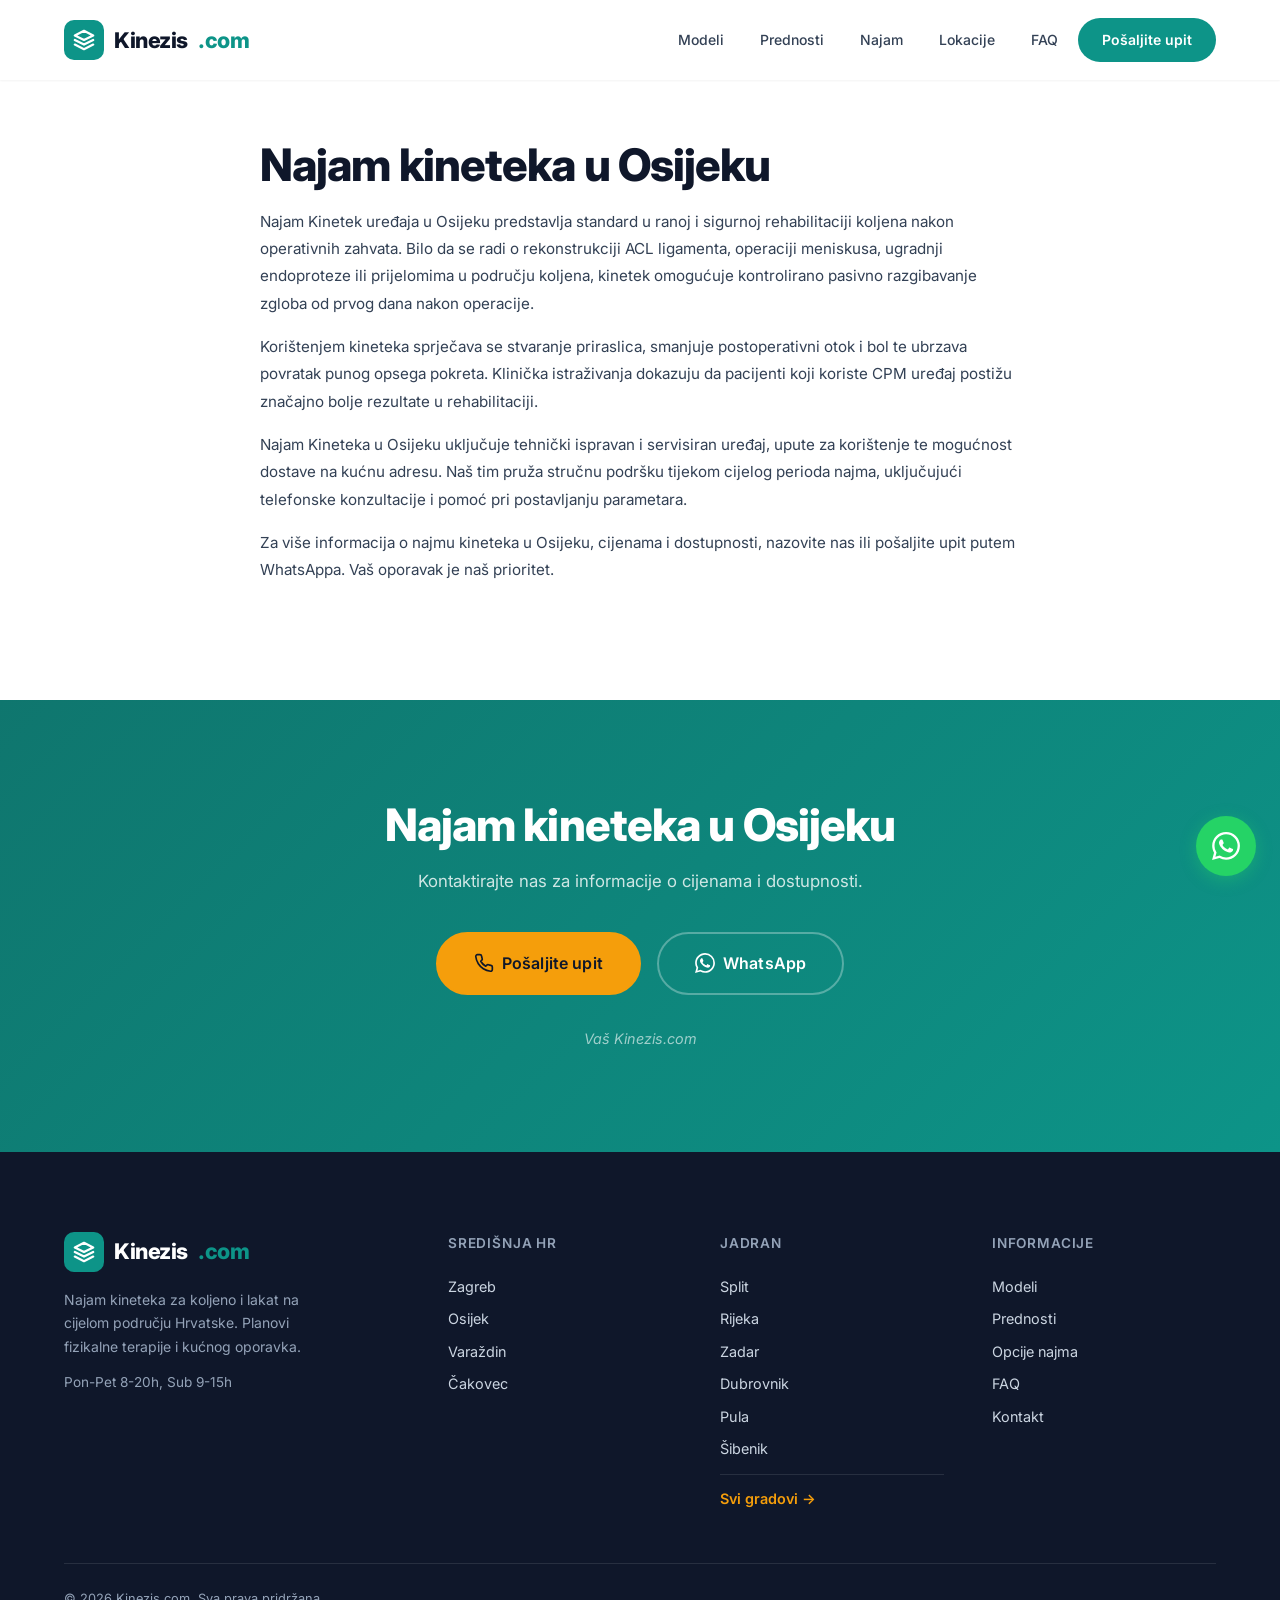
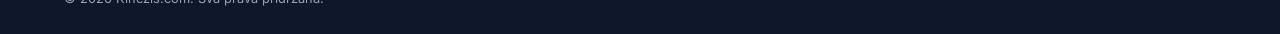
<file: najam-kineteka-osijek/index.html>
<!DOCTYPE html>
<html lang="hr">
<head>
    <meta charset="UTF-8">
    <meta name="viewport" content="width=device-width, initial-scale=1.0">
    <title>Najam kineteka u Osijeku</title>
    <meta name="description" content="Najam Kinetek uredaja u Osijeku za rehabilitaciju koljena nakon operacije. Sigurna i rana rehabilitacija. Dostava na kucnu adresu. Kinezis.com">
    <meta name="keywords" content="najam kineteka Osijek, kinetek Osijek, CPM uredaj Osijek, rehabilitacija koljena Osijek, kinetek najam Osijek">
    <meta name="robots" content="index, follow, max-snippet:-1, max-image-preview:large">
    <meta name="geo.region" content="HR">
    <meta name="geo.placename" content="Osijek">
    <link rel="canonical" href="https://kinezis.com/najam-kineteka-osijek/">

    <meta property="og:type" content="article">
    <meta property="og:url" content="https://kinezis.com/najam-kineteka-osijek/">
    <meta property="og:title" content="Najam kineteka u Osijeku">
    <meta property="og:description" content="Najam Kinetek uredaja u Osijeku za rehabilitaciju koljena nakon operacije. Sigurna i rana rehabilitacija.">
    <meta property="og:image" content="https://kinezis.com/assets/images/kinetek-hero.jpg">
    <meta property="og:locale" content="hr_HR">
    <meta property="og:site_name" content="Kinezis.com">

    <link rel="icon" type="image/svg+xml" href="/favicon.svg">
    <link rel="apple-touch-icon" href="/favicon.svg">

    <style>
        *,*::before,*::after{margin:0;padding:0;box-sizing:border-box}
        :root{--primary:#0d9488;--primary-dark:#0f766e;--primary-light:#5eead4;--primary-50:#f0fdfa;--accent:#f59e0b;--dark:#0f172a;--dark-600:#334155;--dark-400:#94a3b8;--gray-50:#f8fafc;--gray-100:#f1f5f9;--gray-200:#e2e8f0;--white:#fff;--font:'Inter',system-ui,sans-serif;--ease:cubic-bezier(.22,1,.36,1);--shadow-sm:0 1px 2px rgba(0,0,0,.05);--shadow-md:0 4px 6px -1px rgba(0,0,0,.1);--shadow-lg:0 20px 25px -5px rgba(0,0,0,.1);--shadow-xl:0 25px 50px -12px rgba(0,0,0,.15);--radius:12px;--radius-lg:20px;--radius-full:9999px}
        html{scroll-behavior:smooth;scroll-padding-top:80px}
        body{font-family:var(--font);color:var(--dark);line-height:1.7;background:var(--white);-webkit-font-smoothing:antialiased;overflow-x:hidden}
        a{text-decoration:none;color:inherit}img,video,svg{max-width:100%;display:block}
        .container{max-width:1200px;margin:0 auto;padding:0 24px}
        .header{position:fixed;top:0;left:0;right:0;z-index:1000;background:rgba(255,255,255,.95);backdrop-filter:blur(16px);box-shadow:var(--shadow-sm)}
        .header__inner{display:flex;align-items:center;justify-content:space-between;height:80px}
        .logo{display:flex;align-items:center;gap:10px;font-weight:800;font-size:1.35rem;letter-spacing:-.02em}
        .logo__icon{width:40px;height:40px;background:var(--primary);border-radius:10px;display:flex;align-items:center;justify-content:center}
        .logo__icon svg{width:22px;height:22px}
        .logo span{color:var(--primary)}
        .nav{display:flex;align-items:center;gap:4px}
        .nav a{padding:8px 16px;border-radius:var(--radius-full);font-size:.875rem;font-weight:500;color:var(--dark-600);transition:all .2s}
        .nav a:hover{color:var(--primary);background:var(--gray-100)}
        .nav__cta{background:var(--primary)!important;color:var(--white)!important;padding:10px 24px!important;font-weight:600!important}
        .nav__cta:hover{background:var(--primary-dark)!important}
        .hamburger{display:none;flex-direction:column;gap:5px;background:none;border:none;cursor:pointer;padding:8px;z-index:1001}
        .hamburger span{display:block;width:22px;height:2px;background:var(--dark);border-radius:2px;transition:all .3s}
        @media(max-width:768px){.nav{position:fixed;top:0;right:0;bottom:0;width:300px;background:var(--white);flex-direction:column;padding:100px 32px 32px;transform:translateX(100%);transition:transform .4s var(--ease);box-shadow:var(--shadow-xl);z-index:999}.nav.open{transform:translateX(0)}.nav a{padding:14px 20px;font-size:1rem;width:100%;border-radius:var(--radius)}.hamburger{display:flex}}
    </style>

    <link rel="preconnect" href="https://fonts.googleapis.com">
    <link rel="preconnect" href="https://fonts.gstatic.com" crossorigin>
    <link rel="preload" as="style" href="https://fonts.googleapis.com/css2?family=Inter:wght@400;500;600;700;800&display=swap" onload="this.onload=null;this.rel='stylesheet'">
    <noscript><link rel="stylesheet" href="https://fonts.googleapis.com/css2?family=Inter:wght@400;500;600;700;800&display=swap"></noscript>
    <link rel="stylesheet" href="/style.css" media="print" onload="this.media='all'">
    <noscript><link rel="stylesheet" href="/style.css"></noscript>

    <script type="application/ld+json">
    {"@context":"https://schema.org","@type":"LocalBusiness","name":"Kinezis.com","description":"Najam Kinetek uredaja u Osijeku za rehabilitaciju koljena nakon operacije.","url":"https://kinezis.com/najam-kineteka-osijek/","address":{"@type":"PostalAddress","addressLocality":"Osijek","addressCountry":"HR"},"areaServed":{"@type":"City","name":"Osijek"},"priceRange":"10-23 EUR/dan","aggregateRating":{"@type":"AggregateRating","ratingValue":"4.9","reviewCount":"300","bestRating":"5"}}
    </script>
    <script type="application/ld+json">
{
  "@context": "https://schema.org",
  "@type": "BreadcrumbList",
  "itemListElement": [
    {"@type": "ListItem", "position": 1, "name": "Početna", "item": "https://kinezis.com/"},
    {"@type": "ListItem", "position": 2, "name": "Gradovi", "item": "https://kinezis.com/gradovi/"},
    {"@type": "ListItem", "position": 3, "name": "Osijek", "item": "https://kinezis.com/najam-kineteka-osijek/"}
  ]
}
    </script>
</head>
<body>

    <header class="header" id="header">
        <div class="container">
            <div class="header__inner">
                <a href="/" class="logo">
                    <div class="logo__icon"><svg viewBox="0 0 24 24" fill="none" stroke="white" stroke-width="2.5" stroke-linecap="round" stroke-linejoin="round"><path d="M12 2L2 7l10 5 10-5-10-5z"/><path d="M2 17l10 5 10-5"/><path d="M2 12l10 5 10-5"/></svg></div>
                    Kinezis<span>.com</span>
                </a>
                <nav class="nav" id="nav">
                    <a href="/#modeli">Modeli</a>
                    <a href="/#prednosti">Prednosti</a>
                    <a href="/#najam">Najam</a>
                    <a href="/#lokacije">Lokacije</a>
                    <a href="/#faq">FAQ</a>
                    <a href="/kontakt/" class="nav__cta">Pošaljite upit</a>
                </nav>
                <button class="hamburger" id="hamburger" aria-label="Izbornik"><span></span><span></span><span></span></button>
            </div>
        </div>
    </header>
    <div class="nav-overlay" id="navOverlay"></div>

    <section class="section" style="padding-top:140px">
        <div class="container">
            <div class="article">
                <h1 class="section__title">Najam kineteka u Osijeku</h1>
                <p>Najam Kinetek uređaja u Osijeku predstavlja standard u ranoj i sigurnoj rehabilitaciji koljena nakon operativnih zahvata. Bilo da se radi o rekonstrukciji ACL ligamenta, operaciji meniskusa, ugradnji endoproteze ili prijelomima u području koljena, kinetek omogućuje kontrolirano pasivno razgibavanje zgloba od prvog dana nakon operacije.</p>
                <p>Korištenjem kineteka sprječava se stvaranje priraslica, smanjuje postoperativni otok i bol te ubrzava povratak punog opsega pokreta. Klinička istraživanja dokazuju da pacijenti koji koriste CPM uređaj postižu značajno bolje rezultate u rehabilitaciji.</p>
                <p>Najam Kineteka u Osijeku uključuje tehnički ispravan i servisiran uređaj, upute za korištenje te mogućnost dostave na kućnu adresu. Naš tim pruža stručnu podršku tijekom cijelog perioda najma, uključujući telefonske konzultacije i pomoć pri postavljanju parametara.</p>
                <p>Za više informacija o najmu kineteka u Osijeku, cijenama i dostupnosti, nazovite nas ili pošaljite upit putem WhatsAppa. Vaš oporavak je naš prioritet.</p>
            </div>
        </div>
    </section>

    <!-- CTA -->
    <section class="section section--primary">
        <div class="container">
            <div class="cta__center">
                <h2 class="section__title section__title--light">Najam kineteka u Osijeku</h2>
                <p class="cta__subtitle">Kontaktirajte nas za informacije o cijenama i dostupnosti.</p>
                <div class="cta__actions">
                    <a href="/kontakt/" class="btn btn--accent btn--lg">
                        <svg width="20" height="20" viewBox="0 0 24 24" fill="none" stroke="currentColor" stroke-width="2" stroke-linecap="round" stroke-linejoin="round"><path d="M22 16.92v3a2 2 0 01-2.18 2 19.79 19.79 0 01-8.63-3.07 19.5 19.5 0 01-6-6 19.79 19.79 0 01-3.07-8.67A2 2 0 014.11 2h3a2 2 0 012 1.72c.127.96.361 1.903.7 2.81a2 2 0 01-.45 2.11L8.09 9.91a16 16 0 006 6l1.27-1.27a2 2 0 012.11-.45c.907.339 1.85.573 2.81.7A2 2 0 0122 16.92z"/></svg>
                        Pošaljite upit
                    </a>
                    <a href="/kontakt/" class="btn btn--outline btn--lg" style="border-color:rgba(255,255,255,.3);color:white" target="_blank" rel="noopener">
                        <svg width="20" height="20" viewBox="0 0 24 24" fill="currentColor"><path d="M17.472 14.382c-.297-.149-1.758-.867-2.03-.967-.273-.099-.471-.148-.67.15-.197.297-.767.966-.94 1.164-.173.199-.347.223-.644.075-.297-.15-1.255-.463-2.39-1.475-.883-.788-1.48-1.761-1.653-2.059-.173-.297-.018-.458.13-.606.134-.133.298-.347.446-.52.149-.174.198-.298.298-.497.099-.198.05-.371-.025-.52-.075-.149-.669-1.612-.916-2.207-.242-.579-.487-.5-.669-.51-.173-.008-.371-.01-.57-.01-.198 0-.52.074-.792.372-.272.297-1.04 1.016-1.04 2.479 0 1.462 1.065 2.875 1.213 3.074.149.198 2.096 3.2 5.077 4.487.709.306 1.262.489 1.694.625.712.227 1.36.195 1.871.118.571-.085 1.758-.719 2.006-1.413.248-.694.248-1.289.173-1.413-.074-.124-.272-.198-.57-.347m-5.421 7.403h-.004a9.87 9.87 0 01-5.031-1.378l-.361-.214-3.741.982.998-3.648-.235-.374a9.86 9.86 0 01-1.51-5.26c.001-5.45 4.436-9.884 9.888-9.884 2.64 0 5.122 1.03 6.988 2.898a9.825 9.825 0 012.893 6.994c-.003 5.45-4.437 9.884-9.885 9.884m8.413-18.297A11.815 11.815 0 0012.05 0C5.495 0 .16 5.335.157 11.892c0 2.096.547 4.142 1.588 5.945L.057 24l6.305-1.654a11.882 11.882 0 005.683 1.448h.005c6.554 0 11.89-5.335 11.893-11.893a11.821 11.821 0 00-3.48-8.413z"/></svg>
                        WhatsApp
                    </a>
                </div>
                <p class="cta__sign">Vaš Kinezis.com</p>
            </div>
        </div>
    </section>

    <footer class="footer">
        <div class="container">
            <div class="footer__grid">
                <div class="footer__brand">
                    <a href="/" class="logo"><div class="logo__icon"><svg viewBox="0 0 24 24" fill="none" stroke="white" stroke-width="2.5" stroke-linecap="round" stroke-linejoin="round"><path d="M12 2L2 7l10 5 10-5-10-5z"/><path d="M2 17l10 5 10-5"/><path d="M2 12l10 5 10-5"/></svg></div>Kinezis<span>.com</span></a>
                    <p>Najam kineteka za koljeno i lakat na cijelom području Hrvatske. Planovi fizikalne terapije i kućnog oporavka.</p>
                    <p style="margin-top:12px;font-size:.85rem;color:var(--dark-400)">Pon-Pet 8-20h, Sub 9-15h</p>
                </div>
                <div class="footer__col"><h4>Središnja HR</h4><a href="/najam-kineteka-zagreb/">Zagreb</a><a href="/najam-kineteka-osijek/">Osijek</a><a href="/najam-kineteka-varazdin/">Varaždin</a><a href="/najam-kineteka-cakovec/">Čakovec</a></div>
                <div class="footer__col"><h4>Jadran</h4><a href="/najam-kineteka-split/">Split</a><a href="/najam-kineteka-rijeka/">Rijeka</a><a href="/najam-kineteka-zadar/">Zadar</a><a href="/najam-kineteka-dubrovnik/">Dubrovnik</a><a href="/najam-kineteka-pula/">Pula</a><a href="/najam-kineteka-sibenik/">Šibenik</a><a href="/gradovi/" style="color:var(--accent);font-weight:600;margin-top:8px;padding-top:12px;border-top:1px solid rgba(255,255,255,.1)">Svi gradovi →</a></div>
                <div class="footer__col"><h4>Informacije</h4><a href="/#modeli">Modeli</a><a href="/#prednosti">Prednosti</a><a href="/#najam">Opcije najma</a><a href="/#faq">FAQ</a><a href="/kontakt/">Kontakt</a></div>
            </div>
            <div class="footer__bottom"><p>&copy; 2026 Kinezis.com. Sva prava pridržana.</p></div>
        </div>
    </footer>

    <a href="/kontakt/" class="whatsapp-float" target="_blank" rel="noopener" aria-label="WhatsApp"><svg width="28" height="28" viewBox="0 0 24 24" fill="white"><path d="M17.472 14.382c-.297-.149-1.758-.867-2.03-.967-.273-.099-.471-.148-.67.15-.197.297-.767.966-.94 1.164-.173.199-.347.223-.644.075-.297-.15-1.255-.463-2.39-1.475-.883-.788-1.48-1.761-1.653-2.059-.173-.297-.018-.458.13-.606.134-.133.298-.347.446-.52.149-.174.198-.298.298-.497.099-.198.05-.371-.025-.52-.075-.149-.669-1.612-.916-2.207-.242-.579-.487-.5-.669-.51-.173-.008-.371-.01-.57-.01-.198 0-.52.074-.792.372-.272.297-1.04 1.016-1.04 2.479 0 1.462 1.065 2.875 1.213 3.074.149.198 2.096 3.2 5.077 4.487.709.306 1.262.489 1.694.625.712.227 1.36.195 1.871.118.571-.085 1.758-.719 2.006-1.413.248-.694.248-1.289.173-1.413-.074-.124-.272-.198-.57-.347m-5.421 7.403h-.004a9.87 9.87 0 01-5.031-1.378l-.361-.214-3.741.982.998-3.648-.235-.374a9.86 9.86 0 01-1.51-5.26c.001-5.45 4.436-9.884 9.888-9.884 2.64 0 5.122 1.03 6.988 2.898a9.825 9.825 0 012.893 6.994c-.003 5.45-4.437 9.884-9.885 9.884m8.413-18.297A11.815 11.815 0 0012.05 0C5.495 0 .16 5.335.157 11.892c0 2.096.547 4.142 1.588 5.945L.057 24l6.305-1.654a11.882 11.882 0 005.683 1.448h.005c6.554 0 11.89-5.335 11.893-11.893a11.821 11.821 0 00-3.48-8.413z"/></svg></a>
    <a href="/kontakt/" class="phone-float" aria-label="Kontakt"><svg width="24" height="24" viewBox="0 0 24 24" fill="none" stroke="white" stroke-width="2" stroke-linecap="round" stroke-linejoin="round"><path d="M22 16.92v3a2 2 0 01-2.18 2 19.79 19.79 0 01-8.63-3.07 19.5 19.5 0 01-6-6 19.79 19.79 0 01-3.07-8.67A2 2 0 014.11 2h3a2 2 0 012 1.72c.127.96.361 1.903.7 2.81a2 2 0 01-.45 2.11L8.09 9.91a16 16 0 006 6l1.27-1.27a2 2 0 012.11-.45c.907.339 1.85.573 2.81.7A2 2 0 0122 16.92z"/></svg></a>

    <script src="/script.js" defer></script>
</body>
</html>
</file>
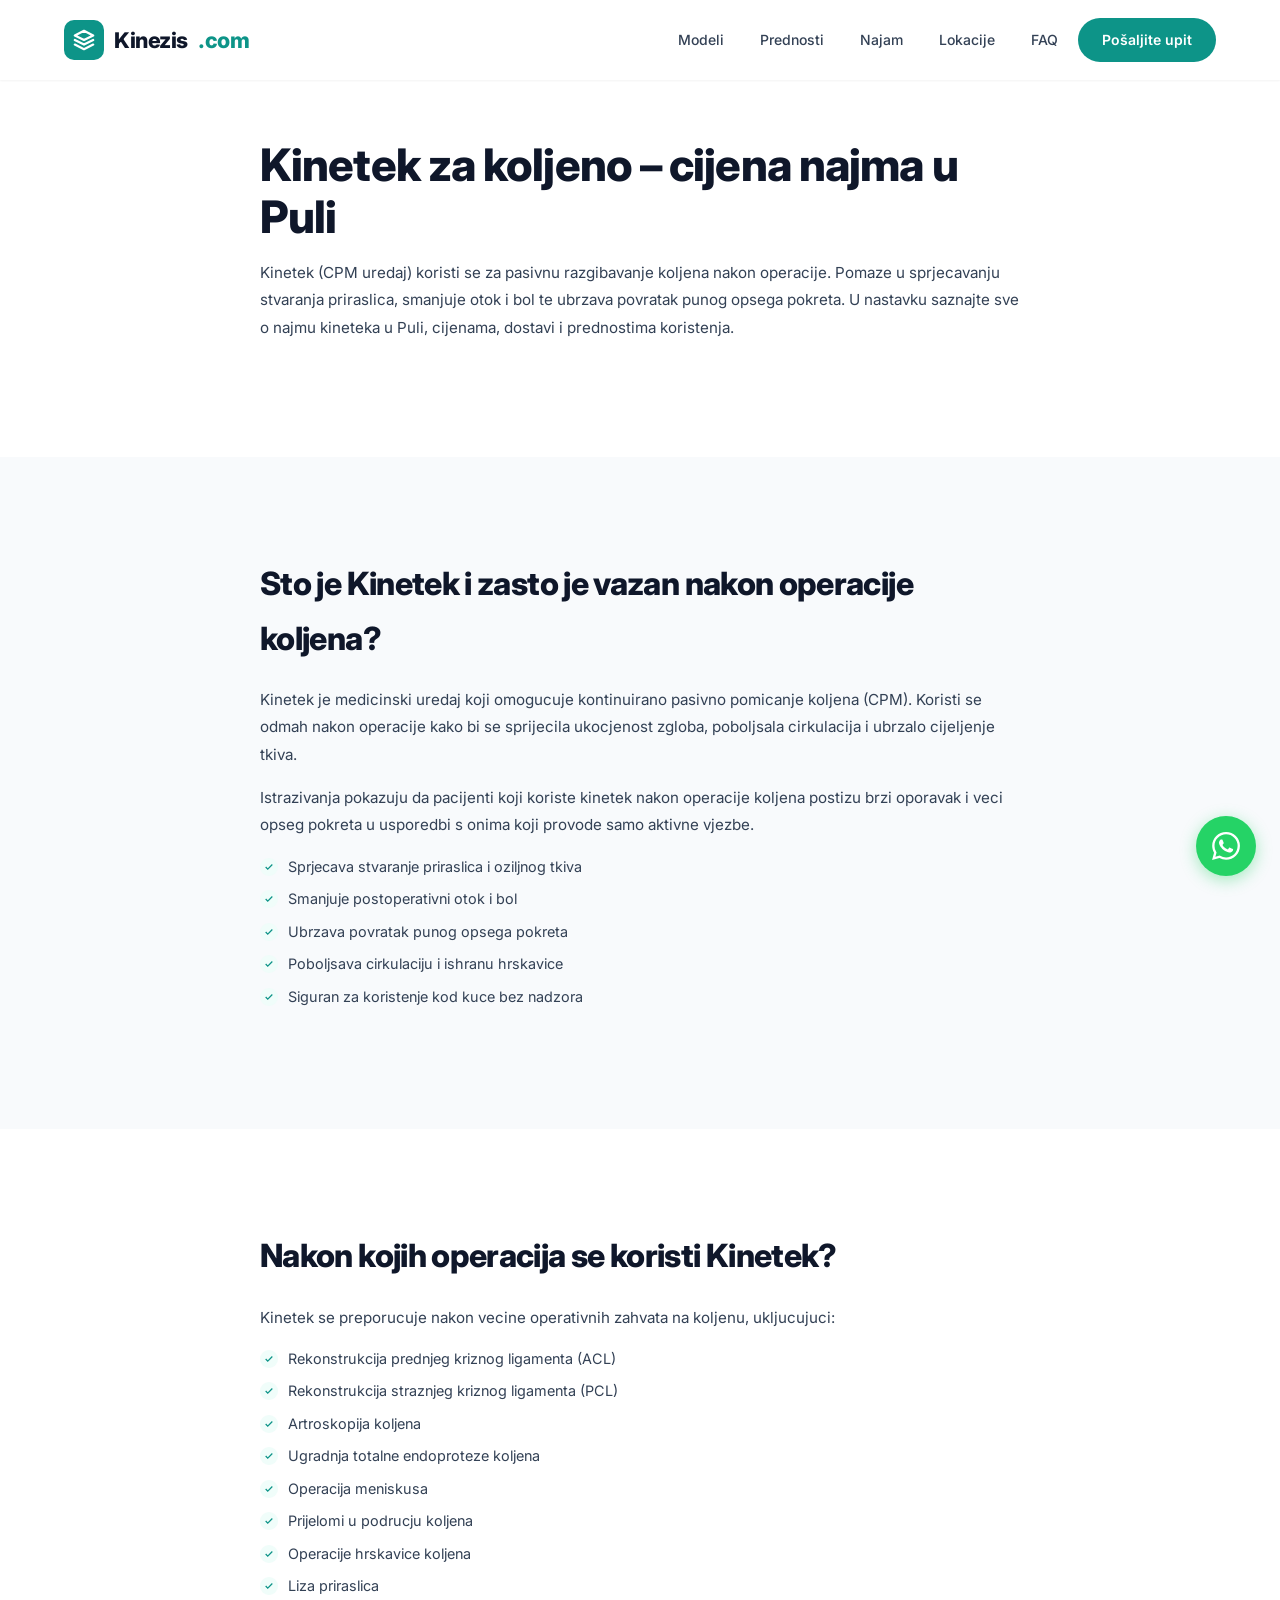
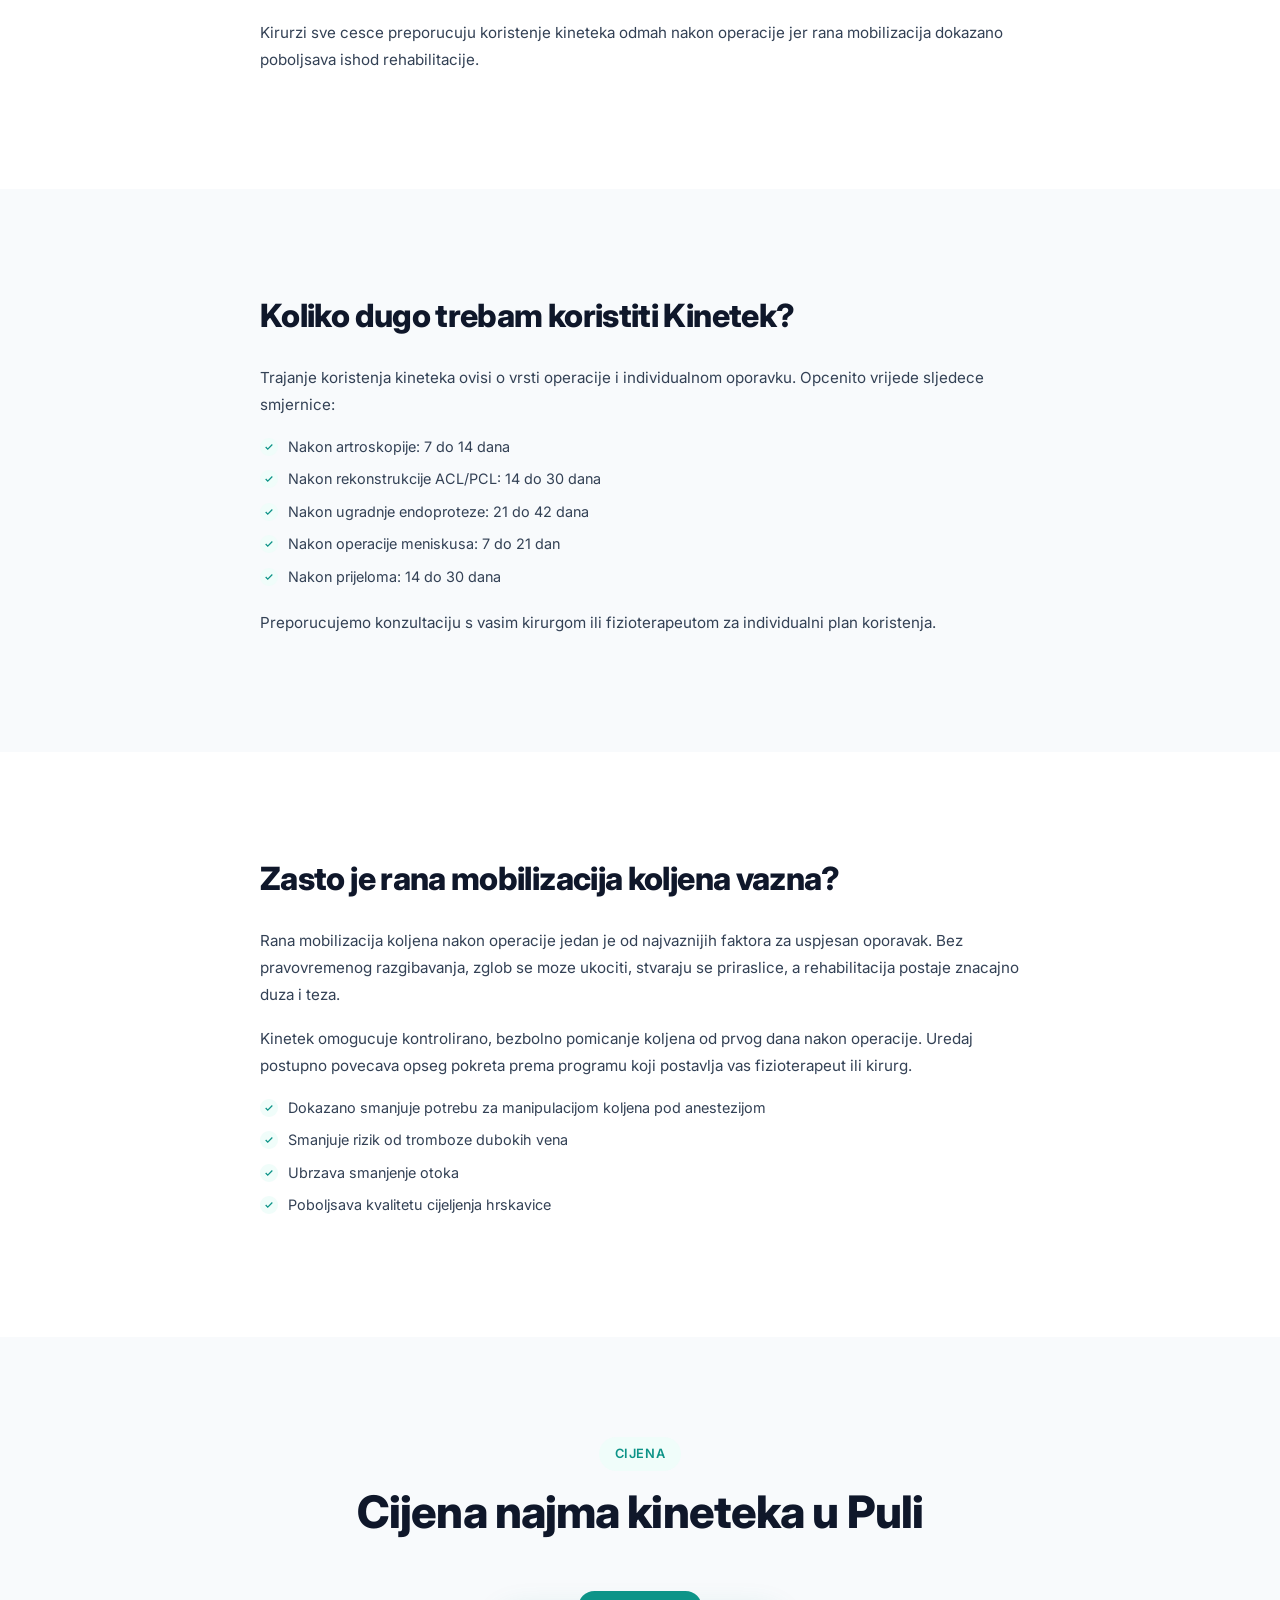
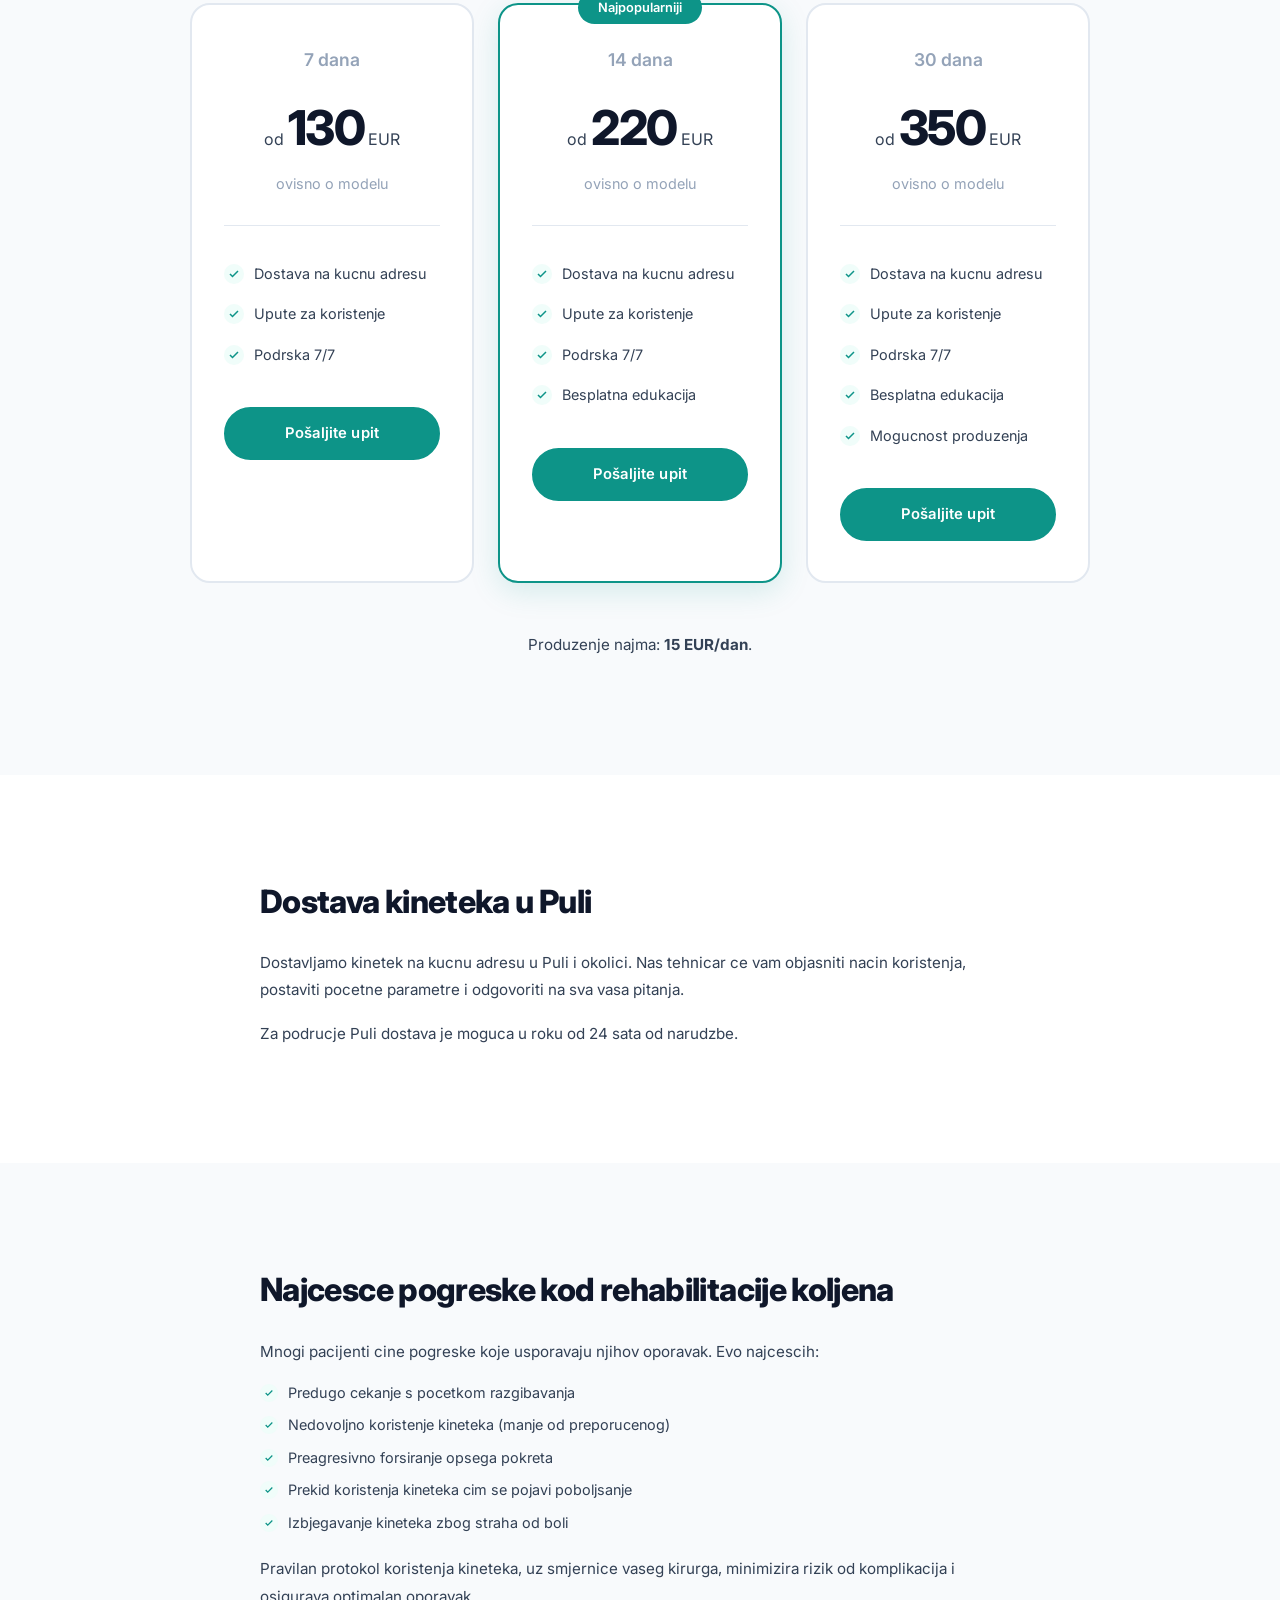
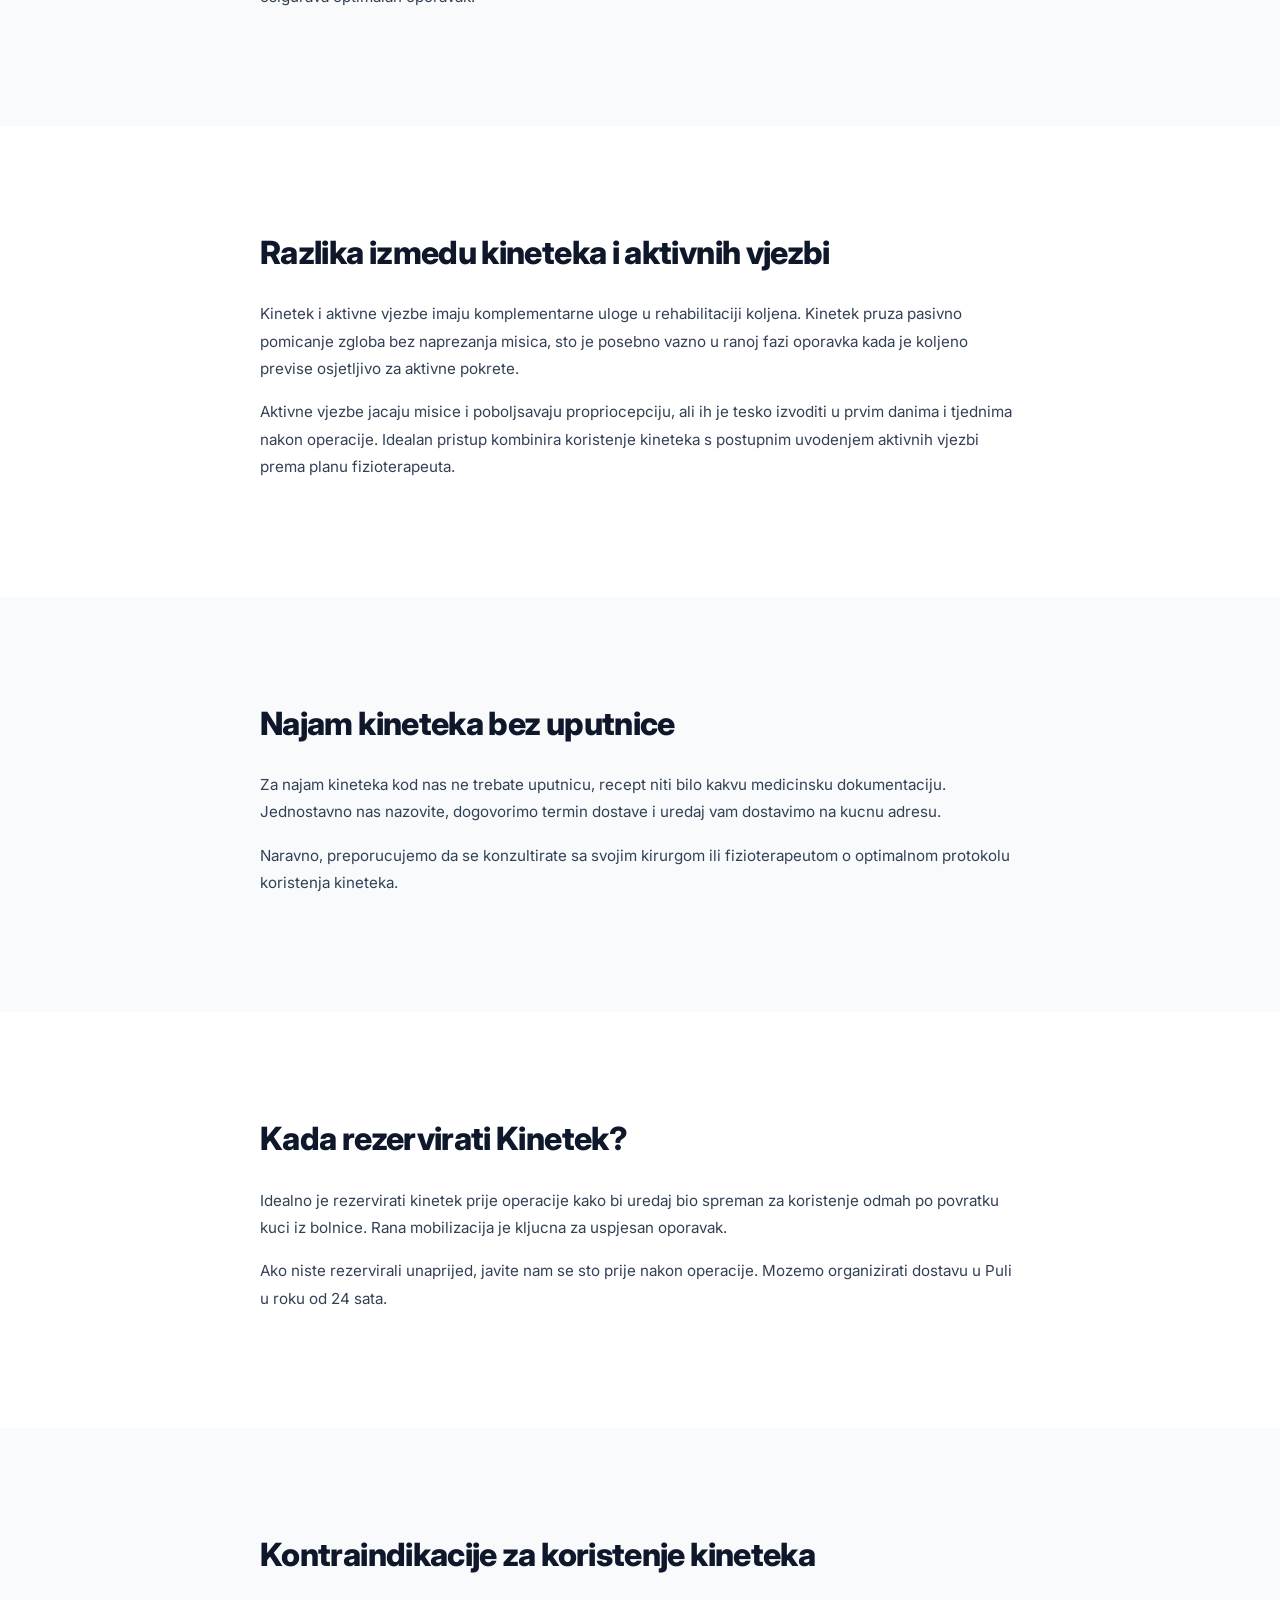
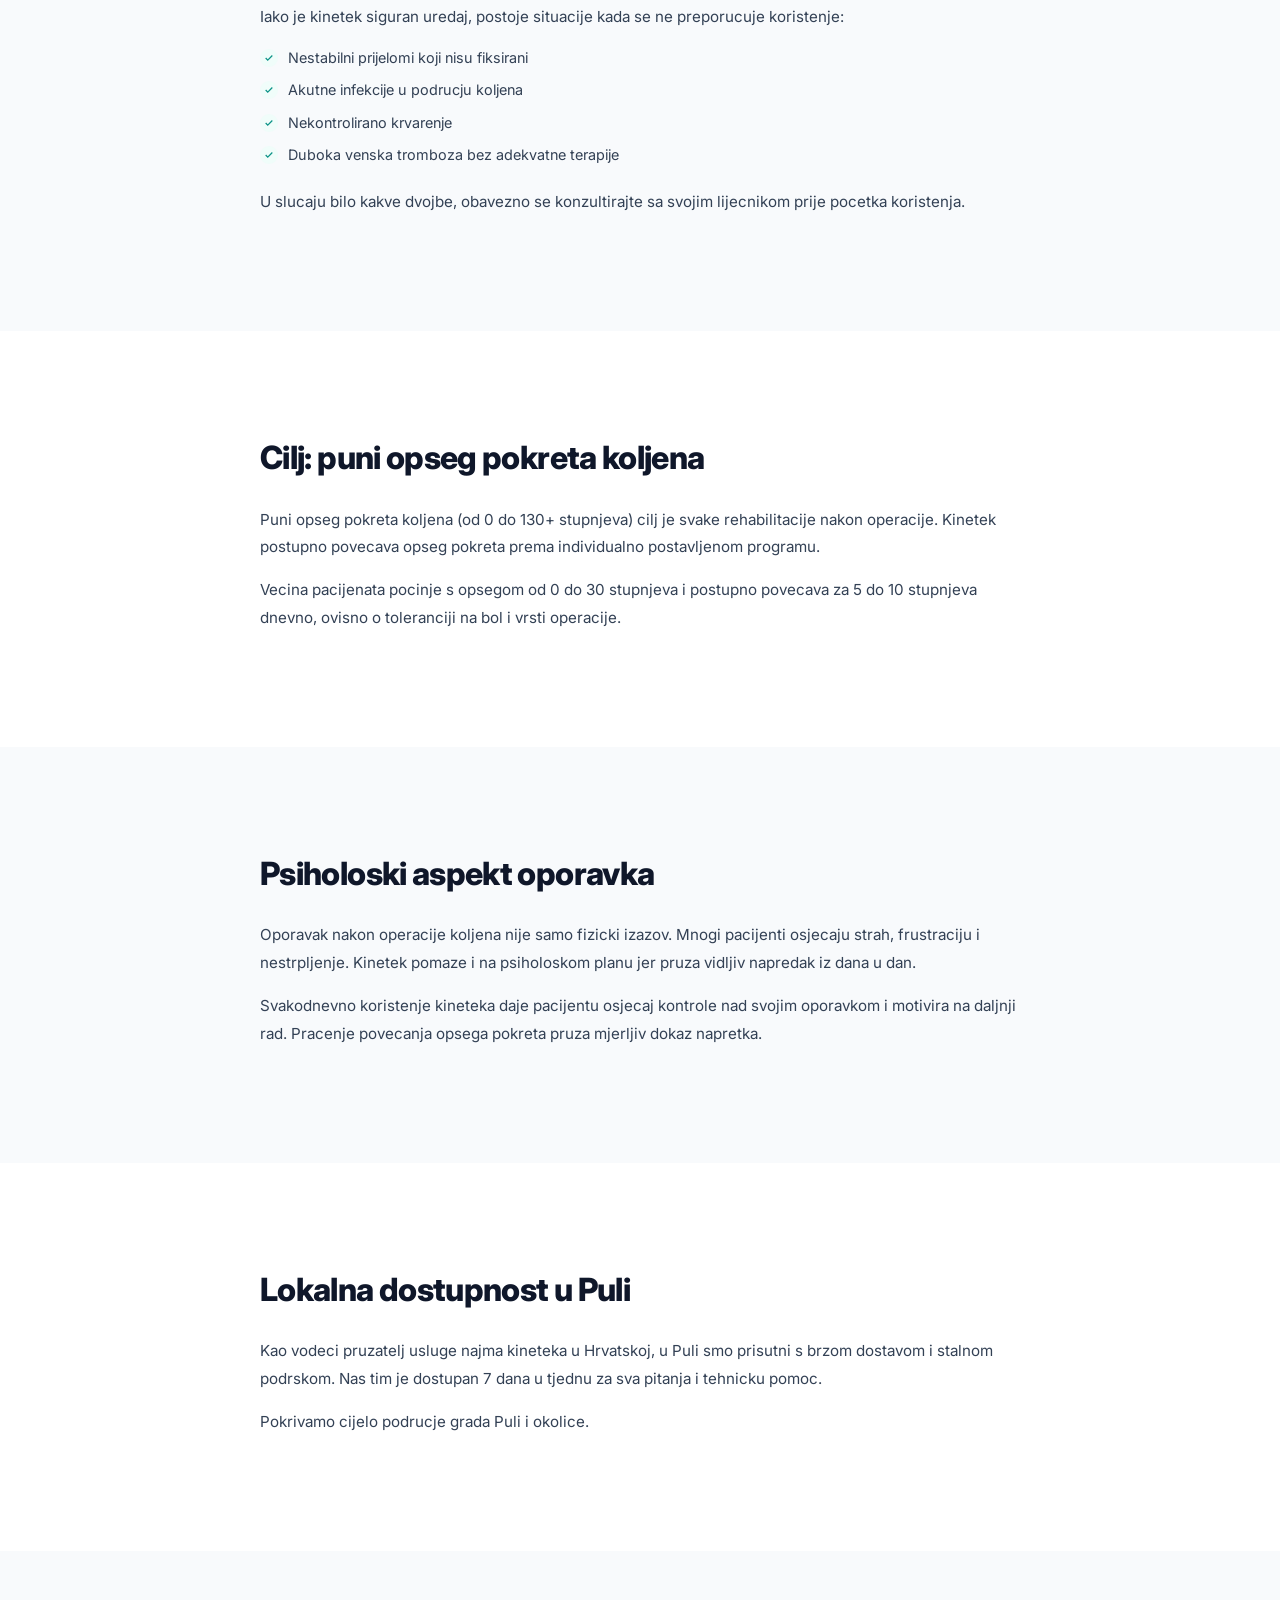
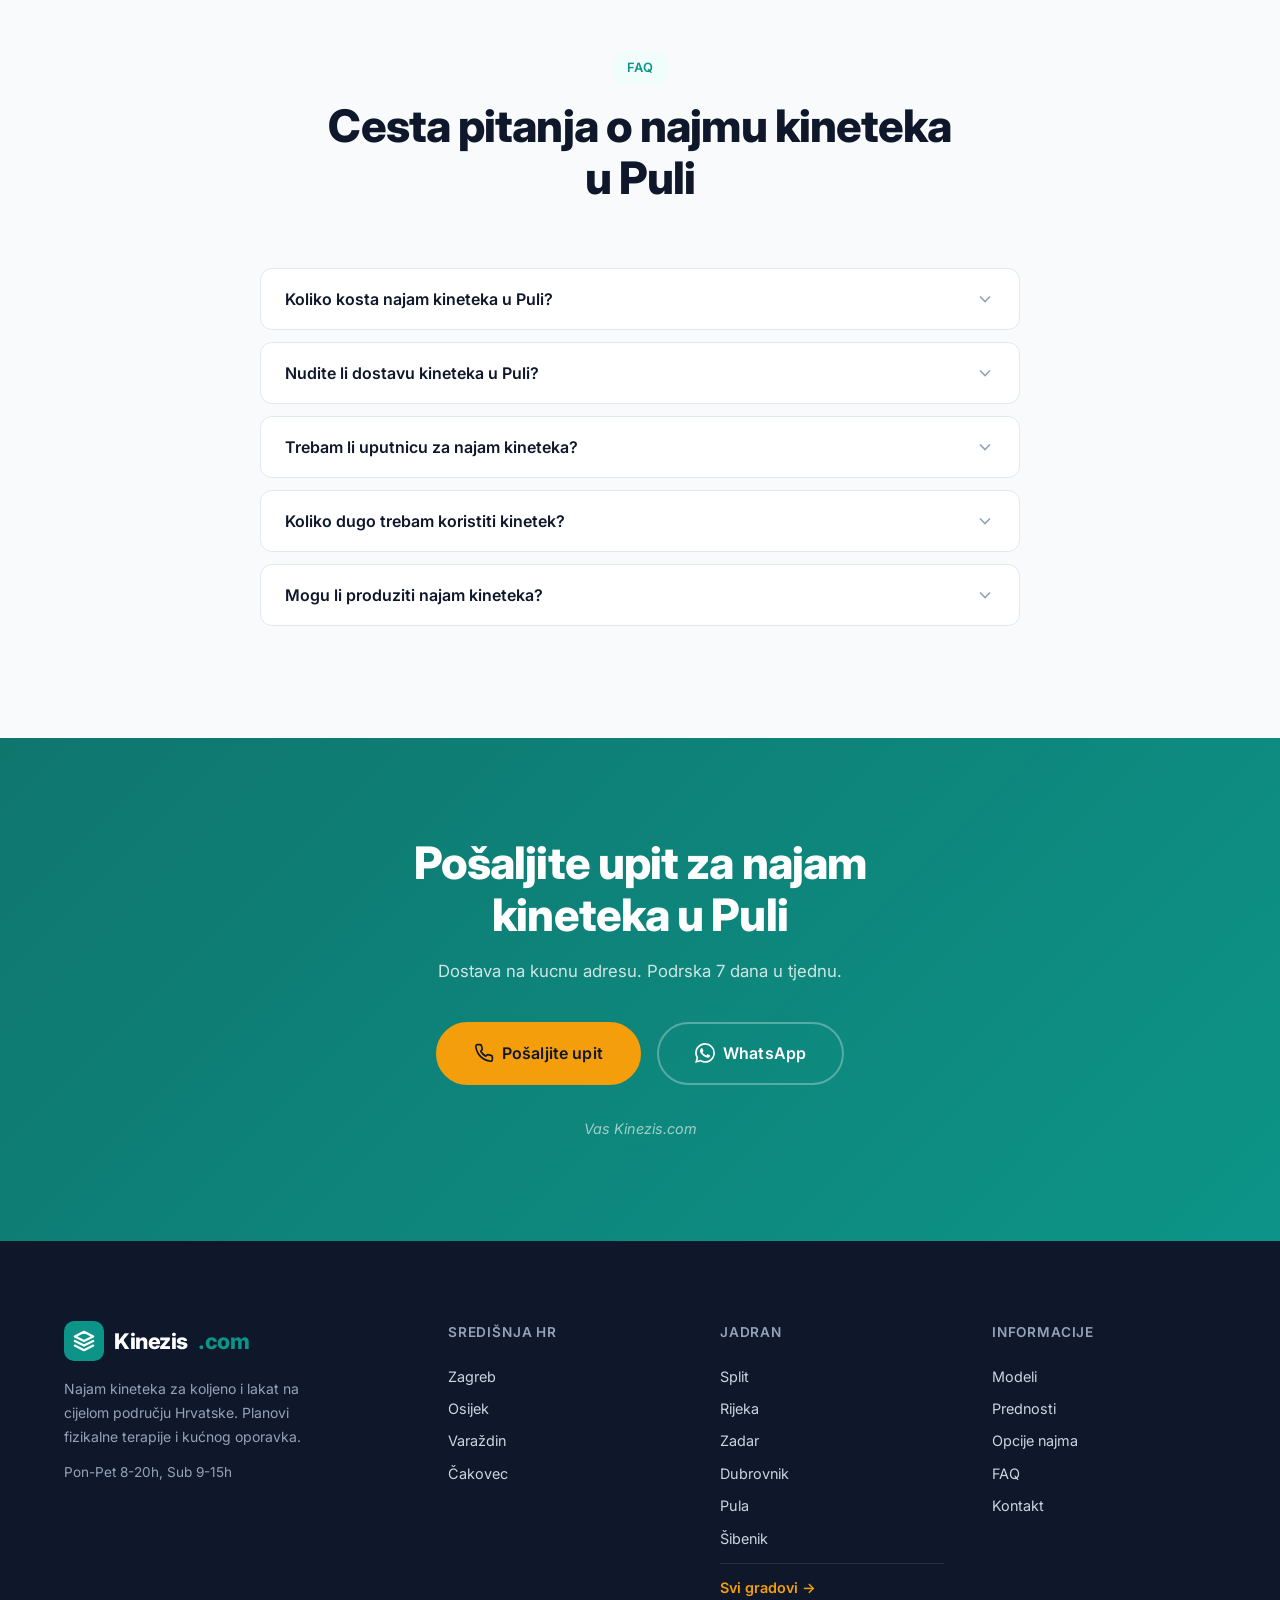
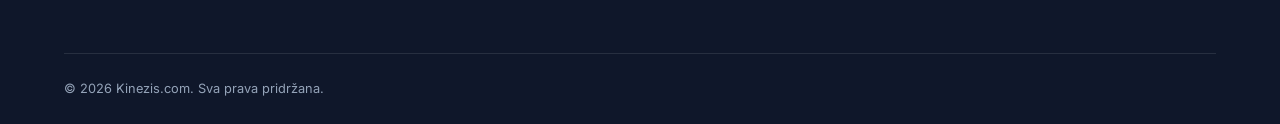
<file: najam-kineteka-pula/index.html>
<!DOCTYPE html>
<html lang="hr">
<head>
    <meta charset="UTF-8">
    <meta name="viewport" content="width=device-width, initial-scale=1.0">
    <title>Kinetek za koljeno – cijena najma u Puli</title>
    <meta name="description" content="Najam kineteka u Puli od 130 EUR za 7 dana. Kinetek za koljeno nakon operacije. Dostava na kucnu adresu. Kinezis.com">
    <meta name="keywords" content="kinetek Puli, najam kineteka Puli, kinetek za koljeno Puli, CPM uredaj Puli, rehabilitacija koljena Puli">
    <meta name="robots" content="index, follow, max-snippet:-1, max-image-preview:large">
    <meta name="geo.region" content="HR">
    <meta name="geo.placename" content="Pula">
    <link rel="canonical" href="https://kinezis.com/najam-kineteka-pula/">

    <meta property="og:type" content="article">
    <meta property="og:url" content="https://kinezis.com/najam-kineteka-pula/">
    <meta property="og:title" content="Kinetek za koljeno – cijena najma u Puli">
    <meta property="og:description" content="Najam kineteka u Puli od 130 EUR za 7 dana. Kinetek za koljeno nakon operacije.">
    <meta property="og:image" content="https://kinezis.com/assets/images/kinetek-hero.jpg">
    <meta property="og:locale" content="hr_HR">
    <meta property="og:site_name" content="Kinezis.com">

    <link rel="icon" type="image/svg+xml" href="/favicon.svg">
    <link rel="apple-touch-icon" href="/favicon.svg">

    <style>
        *,*::before,*::after{margin:0;padding:0;box-sizing:border-box}
        :root{--primary:#0d9488;--primary-dark:#0f766e;--primary-light:#5eead4;--primary-50:#f0fdfa;--accent:#f59e0b;--dark:#0f172a;--dark-600:#334155;--dark-400:#94a3b8;--gray-50:#f8fafc;--gray-100:#f1f5f9;--gray-200:#e2e8f0;--white:#fff;--font:'Inter',system-ui,sans-serif;--ease:cubic-bezier(.22,1,.36,1);--shadow-sm:0 1px 2px rgba(0,0,0,.05);--shadow-md:0 4px 6px -1px rgba(0,0,0,.1);--shadow-lg:0 20px 25px -5px rgba(0,0,0,.1);--shadow-xl:0 25px 50px -12px rgba(0,0,0,.15);--radius:12px;--radius-lg:20px;--radius-full:9999px}
        html{scroll-behavior:smooth;scroll-padding-top:80px}
        body{font-family:var(--font);color:var(--dark);line-height:1.7;background:var(--white);-webkit-font-smoothing:antialiased;overflow-x:hidden}
        a{text-decoration:none;color:inherit}img,video,svg{max-width:100%;display:block}
        .container{max-width:1200px;margin:0 auto;padding:0 24px}
        .header{position:fixed;top:0;left:0;right:0;z-index:1000;background:rgba(255,255,255,.95);backdrop-filter:blur(16px);box-shadow:var(--shadow-sm)}
        .header__inner{display:flex;align-items:center;justify-content:space-between;height:80px}
        .logo{display:flex;align-items:center;gap:10px;font-weight:800;font-size:1.35rem;letter-spacing:-.02em}
        .logo__icon{width:40px;height:40px;background:var(--primary);border-radius:10px;display:flex;align-items:center;justify-content:center}
        .logo__icon svg{width:22px;height:22px}
        .logo span{color:var(--primary)}
        .nav{display:flex;align-items:center;gap:4px}
        .nav a{padding:8px 16px;border-radius:var(--radius-full);font-size:.875rem;font-weight:500;color:var(--dark-600);transition:all .2s}
        .nav a:hover{color:var(--primary);background:var(--gray-100)}
        .nav__cta{background:var(--primary)!important;color:var(--white)!important;padding:10px 24px!important;font-weight:600!important}
        .nav__cta:hover{background:var(--primary-dark)!important}
        .hamburger{display:none;flex-direction:column;gap:5px;background:none;border:none;cursor:pointer;padding:8px;z-index:1001}
        .hamburger span{display:block;width:22px;height:2px;background:var(--dark);border-radius:2px;transition:all .3s}
        @media(max-width:768px){.nav{position:fixed;top:0;right:0;bottom:0;width:300px;background:var(--white);flex-direction:column;padding:100px 32px 32px;transform:translateX(100%);transition:transform .4s var(--ease);box-shadow:var(--shadow-xl);z-index:999}.nav.open{transform:translateX(0)}.nav a{padding:14px 20px;font-size:1rem;width:100%;border-radius:var(--radius)}.hamburger{display:flex}}
    </style>

    <link rel="preconnect" href="https://fonts.googleapis.com">
    <link rel="preconnect" href="https://fonts.gstatic.com" crossorigin>
    <link rel="preload" as="style" href="https://fonts.googleapis.com/css2?family=Inter:wght@400;500;600;700;800&display=swap" onload="this.onload=null;this.rel='stylesheet'">
    <noscript><link rel="stylesheet" href="https://fonts.googleapis.com/css2?family=Inter:wght@400;500;600;700;800&display=swap"></noscript>
    <link rel="stylesheet" href="/style.css" media="print" onload="this.media='all'">
    <noscript><link rel="stylesheet" href="/style.css"></noscript>

    <script type="application/ld+json">
    {"@context":"https://schema.org","@type":"LocalBusiness","name":"Kinezis.com","description":"Najam kineteka za koljeno u Puli. Dostava na kucnu adresu.","url":"https://kinezis.com/najam-kineteka-pula/","address":{"@type":"PostalAddress","addressLocality":"Puli","addressCountry":"HR"},"areaServed":{"@type":"City","name":"Pula"},"priceRange":"130-350 EUR","aggregateRating":{"@type":"AggregateRating","ratingValue":"4.9","reviewCount":"300","bestRating":"5"}}
    </script>
    <script type="application/ld+json">
    {"@context":"https://schema.org","@type":"FAQPage","mainEntity":[{"@type":"Question","name":"Koliko kosta najam kineteka u Puli?","acceptedAnswer":{"@type":"Answer","text":"130 EUR za 7 dana, 220 EUR za 14 dana i 350 EUR za 30 dana."}},{"@type":"Question","name":"Nudite li dostavu kineteka u Puli?","acceptedAnswer":{"@type":"Answer","text":"Da, dostavljamo kinetek na kucnu adresu u Puli i okolici."}},{"@type":"Question","name":"Trebam li uputnicu za najam kineteka?","acceptedAnswer":{"@type":"Answer","text":"Ne, uputnica nije potrebna. Kinetek mozete iznajmiti direktno bez uputnice ili recepta."}},{"@type":"Question","name":"Mogu li produziti najam kineteka?","acceptedAnswer":{"@type":"Answer","text":"Da, produzenje najma iznosi 15 EUR po danu."}}]}
    </script>
    <script type="application/ld+json">
{
  "@context": "https://schema.org",
  "@type": "BreadcrumbList",
  "itemListElement": [
    {"@type": "ListItem", "position": 1, "name": "Početna", "item": "https://kinezis.com/"},
    {"@type": "ListItem", "position": 2, "name": "Gradovi", "item": "https://kinezis.com/gradovi/"},
    {"@type": "ListItem", "position": 3, "name": "Pula", "item": "https://kinezis.com/najam-kineteka-pula/"}
  ]
}
    </script>
</head>
<body>

    <header class="header" id="header">
        <div class="container">
            <div class="header__inner">
                <a href="/" class="logo">
                    <div class="logo__icon"><svg viewBox="0 0 24 24" fill="none" stroke="white" stroke-width="2.5" stroke-linecap="round" stroke-linejoin="round"><path d="M12 2L2 7l10 5 10-5-10-5z"/><path d="M2 17l10 5 10-5"/><path d="M2 12l10 5 10-5"/></svg></div>
                    Kinezis<span>.com</span>
                </a>
                <nav class="nav" id="nav">
                    <a href="/#modeli">Modeli</a>
                    <a href="/#prednosti">Prednosti</a>
                    <a href="/#najam">Najam</a>
                    <a href="/#lokacije">Lokacije</a>
                    <a href="/#faq">FAQ</a>
                    <a href="/kontakt/" class="nav__cta">Pošaljite upit</a>
                </nav>
                <button class="hamburger" id="hamburger" aria-label="Izbornik"><span></span><span></span><span></span></button>
            </div>
        </div>
    </header>
    <div class="nav-overlay" id="navOverlay"></div>

    <section class="section" style="padding-top:140px">
        <div class="container">
            <div class="article">
                <h1 class="section__title">Kinetek za koljeno – cijena najma u Puli</h1>
                <p>Kinetek (CPM uredaj) koristi se za pasivnu razgibavanje koljena nakon operacije. Pomaze u sprjecavanju stvaranja priraslica, smanjuje otok i bol te ubrzava povratak punog opsega pokreta. U nastavku saznajte sve o najmu kineteka u Puli, cijenama, dostavi i prednostima koristenja.</p>
            </div>
        </div>
    </section>

    <section class="section section--gray">
        <div class="container">
            <div class="article">
                <h2>Sto je Kinetek i zasto je vazan nakon operacije koljena?</h2>
                <p>Kinetek je medicinski uredaj koji omogucuje kontinuirano pasivno pomicanje koljena (CPM). Koristi se odmah nakon operacije kako bi se sprijecila ukocjenost zgloba, poboljsala cirkulacija i ubrzalo cijeljenje tkiva.</p>
                <p>Istrazivanja pokazuju da pacijenti koji koriste kinetek nakon operacije koljena postizu brzi oporavak i veci opseg pokreta u usporedbi s onima koji provode samo aktivne vjezbe.</p>
                <ul>
                    <li>Sprjecava stvaranje priraslica i oziljnog tkiva</li>
                    <li>Smanjuje postoperativni otok i bol</li>
                    <li>Ubrzava povratak punog opsega pokreta</li>
                    <li>Poboljsava cirkulaciju i ishranu hrskavice</li>
                    <li>Siguran za koristenje kod kuce bez nadzora</li>
                </ul>
            </div>
        </div>
    </section>

    <section class="section">
        <div class="container">
            <div class="article">
                <h2>Nakon kojih operacija se koristi Kinetek?</h2>
                <p>Kinetek se preporucuje nakon vecine operativnih zahvata na koljenu, ukljucujuci:</p>
                <ul>
                    <li>Rekonstrukcija prednjeg kriznog ligamenta (ACL)</li>
                    <li>Rekonstrukcija straznjeg kriznog ligamenta (PCL)</li>
                    <li>Artroskopija koljena</li>
                    <li>Ugradnja totalne endoproteze koljena</li>
                    <li>Operacija meniskusa</li>
                    <li>Prijelomi u podrucju koljena</li>
                    <li>Operacije hrskavice koljena</li>
                    <li>Liza priraslica</li>
                </ul>
                <p>Kirurzi sve cesce preporucuju koristenje kineteka odmah nakon operacije jer rana mobilizacija dokazano poboljsava ishod rehabilitacije.</p>
            </div>
        </div>
    </section>

    <section class="section section--gray">
        <div class="container">
            <div class="article">
                <h2>Koliko dugo trebam koristiti Kinetek?</h2>
                <p>Trajanje koristenja kineteka ovisi o vrsti operacije i individualnom oporavku. Opcenito vrijede sljedece smjernice:</p>
                <ul>
                    <li>Nakon artroskopije: 7 do 14 dana</li>
                    <li>Nakon rekonstrukcije ACL/PCL: 14 do 30 dana</li>
                    <li>Nakon ugradnje endoproteze: 21 do 42 dana</li>
                    <li>Nakon operacije meniskusa: 7 do 21 dan</li>
                    <li>Nakon prijeloma: 14 do 30 dana</li>
                </ul>
                <p>Preporucujemo konzultaciju s vasim kirurgom ili fizioterapeutom za individualni plan koristenja.</p>
            </div>
        </div>
    </section>

    <section class="section">
        <div class="container">
            <div class="article">
                <h2>Zasto je rana mobilizacija koljena vazna?</h2>
                <p>Rana mobilizacija koljena nakon operacije jedan je od najvaznijih faktora za uspjesan oporavak. Bez pravovremenog razgibavanja, zglob se moze ukociti, stvaraju se priraslice, a rehabilitacija postaje znacajno duza i teza.</p>
                <p>Kinetek omogucuje kontrolirano, bezbolno pomicanje koljena od prvog dana nakon operacije. Uredaj postupno povecava opseg pokreta prema programu koji postavlja vas fizioterapeut ili kirurg.</p>
                <ul>
                    <li>Dokazano smanjuje potrebu za manipulacijom koljena pod anestezijom</li>
                    <li>Smanjuje rizik od tromboze dubokih vena</li>
                    <li>Ubrzava smanjenje otoka</li>
                    <li>Poboljsava kvalitetu cijeljenja hrskavice</li>
                </ul>
            </div>
        </div>
    </section>

    <section class="section section--gray">
        <div class="container">
            <div class="section__header">
                <span class="section__tag">Cijena</span>
                <h2 class="section__title">Cijena najma kineteka u Puli</h2>
            </div>
            <div class="pricing__grid" style="max-width:900px;margin:0 auto">
                <div class="pricing__card">
                    <div class="pricing__duration">7 dana</div>
                    <div class="pricing__price">od <span>130</span> EUR</div>
                    <div class="pricing__total">ovisno o modelu</div>
                    <ul class="pricing__features">
                        <li>Dostava na kucnu adresu</li>
                        <li>Upute za koristenje</li>
                        <li>Podrska 7/7</li>
                    </ul>
                    <a href="/kontakt/" class="btn btn--primary btn--full">Pošaljite upit</a>
                </div>
                <div class="pricing__card pricing__card--popular">
                    <div class="pricing__badge">Najpopularniji</div>
                    <div class="pricing__duration">14 dana</div>
                    <div class="pricing__price">od <span>220</span> EUR</div>
                    <div class="pricing__total">ovisno o modelu</div>
                    <ul class="pricing__features">
                        <li>Dostava na kucnu adresu</li>
                        <li>Upute za koristenje</li>
                        <li>Podrska 7/7</li>
                        <li>Besplatna edukacija</li>
                    </ul>
                    <a href="/kontakt/" class="btn btn--primary btn--full">Pošaljite upit</a>
                </div>
                <div class="pricing__card">
                    <div class="pricing__duration">30 dana</div>
                    <div class="pricing__price">od <span>350</span> EUR</div>
                    <div class="pricing__total">ovisno o modelu</div>
                    <ul class="pricing__features">
                        <li>Dostava na kucnu adresu</li>
                        <li>Upute za koristenje</li>
                        <li>Podrska 7/7</li>
                        <li>Besplatna edukacija</li>
                        <li>Mogucnost produzenja</li>
                    </ul>
                    <a href="/kontakt/" class="btn btn--primary btn--full">Pošaljite upit</a>
                </div>
            </div>
            <div class="article article--center">
                <p>Produzenje najma: <strong>15 EUR/dan</strong>.</p>
            </div>
        </div>
    </section>

    <section class="section">
        <div class="container">
            <div class="article">
                <h2>Dostava kineteka u Puli</h2>
                <p>Dostavljamo kinetek na kucnu adresu u Puli i okolici. Nas tehnicar ce vam objasniti nacin koristenja, postaviti pocetne parametre i odgovoriti na sva vasa pitanja.</p>
                <p>Za podrucje Puli dostava je moguca u roku od 24 sata od narudzbe.</p>
            </div>
        </div>
    </section>

    <section class="section section--gray">
        <div class="container">
            <div class="article">
                <h2>Najcesce pogreske kod rehabilitacije koljena</h2>
                <p>Mnogi pacijenti cine pogreske koje usporavaju njihov oporavak. Evo najcescih:</p>
                <ul>
                    <li>Predugo cekanje s pocetkom razgibavanja</li>
                    <li>Nedovoljno koristenje kineteka (manje od preporucenog)</li>
                    <li>Preagresivno forsiranje opsega pokreta</li>
                    <li>Prekid koristenja kineteka cim se pojavi poboljsanje</li>
                    <li>Izbjegavanje kineteka zbog straha od boli</li>
                </ul>
                <p>Pravilan protokol koristenja kineteka, uz smjernice vaseg kirurga, minimizira rizik od komplikacija i osigurava optimalan oporavak.</p>
            </div>
        </div>
    </section>

    <section class="section">
        <div class="container">
            <div class="article">
                <h2>Razlika izmedu kineteka i aktivnih vjezbi</h2>
                <p>Kinetek i aktivne vjezbe imaju komplementarne uloge u rehabilitaciji koljena. Kinetek pruza pasivno pomicanje zgloba bez naprezanja misica, sto je posebno vazno u ranoj fazi oporavka kada je koljeno previse osjetljivo za aktivne pokrete.</p>
                <p>Aktivne vjezbe jacaju misice i poboljsavaju propriocepciju, ali ih je tesko izvoditi u prvim danima i tjednima nakon operacije. Idealan pristup kombinira koristenje kineteka s postupnim uvodenjem aktivnih vjezbi prema planu fizioterapeuta.</p>
            </div>
        </div>
    </section>

    <section class="section section--gray">
        <div class="container">
            <div class="article">
                <h2>Najam kineteka bez uputnice</h2>
                <p>Za najam kineteka kod nas ne trebate uputnicu, recept niti bilo kakvu medicinsku dokumentaciju. Jednostavno nas nazovite, dogovorimo termin dostave i uredaj vam dostavimo na kucnu adresu.</p>
                <p>Naravno, preporucujemo da se konzultirate sa svojim kirurgom ili fizioterapeutom o optimalnom protokolu koristenja kineteka.</p>
            </div>
        </div>
    </section>

    <section class="section">
        <div class="container">
            <div class="article">
                <h2>Kada rezervirati Kinetek?</h2>
                <p>Idealno je rezervirati kinetek prije operacije kako bi uredaj bio spreman za koristenje odmah po povratku kuci iz bolnice. Rana mobilizacija je kljucna za uspjesan oporavak.</p>
                <p>Ako niste rezervirali unaprijed, javite nam se sto prije nakon operacije. Mozemo organizirati dostavu u Puli u roku od 24 sata.</p>
            </div>
        </div>
    </section>

    <section class="section section--gray">
        <div class="container">
            <div class="article">
                <h2>Kontraindikacije za koristenje kineteka</h2>
                <p>Iako je kinetek siguran uredaj, postoje situacije kada se ne preporucuje koristenje:</p>
                <ul>
                    <li>Nestabilni prijelomi koji nisu fiksirani</li>
                    <li>Akutne infekcije u podrucju koljena</li>
                    <li>Nekontrolirano krvarenje</li>
                    <li>Duboka venska tromboza bez adekvatne terapije</li>
                </ul>
                <p>U slucaju bilo kakve dvojbe, obavezno se konzultirajte sa svojim lijecnikom prije pocetka koristenja.</p>
            </div>
        </div>
    </section>

    <section class="section">
        <div class="container">
            <div class="article">
                <h2>Cilj: puni opseg pokreta koljena</h2>
                <p>Puni opseg pokreta koljena (od 0 do 130+ stupnjeva) cilj je svake rehabilitacije nakon operacije. Kinetek postupno povecava opseg pokreta prema individualno postavljenom programu.</p>
                <p>Vecina pacijenata pocinje s opsegom od 0 do 30 stupnjeva i postupno povecava za 5 do 10 stupnjeva dnevno, ovisno o toleranciji na bol i vrsti operacije.</p>
            </div>
        </div>
    </section>

    <section class="section section--gray">
        <div class="container">
            <div class="article">
                <h2>Psiholoski aspekt oporavka</h2>
                <p>Oporavak nakon operacije koljena nije samo fizicki izazov. Mnogi pacijenti osjecaju strah, frustraciju i nestrpljenje. Kinetek pomaze i na psiholoskom planu jer pruza vidljiv napredak iz dana u dan.</p>
                <p>Svakodnevno koristenje kineteka daje pacijentu osjecaj kontrole nad svojim oporavkom i motivira na daljnji rad. Pracenje povecanja opsega pokreta pruza mjerljiv dokaz napretka.</p>
            </div>
        </div>
    </section>

    <section class="section">
        <div class="container">
            <div class="article">
                <h2>Lokalna dostupnost u Puli</h2>
                <p>Kao vodeci pruzatelj usluge najma kineteka u Hrvatskoj, u Puli smo prisutni s brzom dostavom i stalnom podrskom. Nas tim je dostupan 7 dana u tjednu za sva pitanja i tehnicku pomoc.</p>
                <p>Pokrivamo cijelo podrucje grada Puli i okolice.</p>
            </div>
        </div>
    </section>

    <section class="section section--gray">
        <div class="container">
            <div class="section__header">
                <span class="section__tag">FAQ</span>
                <h2 class="section__title">Cesta pitanja o najmu kineteka u Puli</h2>
            </div>
            <div class="faq__list">
                <div class="faq__item"><button class="faq__question"><span>Koliko kosta najam kineteka u Puli?</span><svg width="20" height="20" viewBox="0 0 24 24" fill="none" stroke="currentColor" stroke-width="2"><path d="M6 9l6 6 6-6"/></svg></button><div class="faq__answer"><p>130 EUR za 7 dana, 220 EUR za 14 dana i 350 EUR za 30 dana.</p></div></div>
                <div class="faq__item"><button class="faq__question"><span>Nudite li dostavu kineteka u Puli?</span><svg width="20" height="20" viewBox="0 0 24 24" fill="none" stroke="currentColor" stroke-width="2"><path d="M6 9l6 6 6-6"/></svg></button><div class="faq__answer"><p>Da, dostavljamo kinetek na kucnu adresu u Puli i okolici.</p></div></div>
                <div class="faq__item"><button class="faq__question"><span>Trebam li uputnicu za najam kineteka?</span><svg width="20" height="20" viewBox="0 0 24 24" fill="none" stroke="currentColor" stroke-width="2"><path d="M6 9l6 6 6-6"/></svg></button><div class="faq__answer"><p>Ne, uputnica nije potrebna. Kinetek mozete iznajmiti direktno bez uputnice ili recepta.</p></div></div>
                <div class="faq__item"><button class="faq__question"><span>Koliko dugo trebam koristiti kinetek?</span><svg width="20" height="20" viewBox="0 0 24 24" fill="none" stroke="currentColor" stroke-width="2"><path d="M6 9l6 6 6-6"/></svg></button><div class="faq__answer"><p>Vecina pacijenata koristi kinetek 2 do 6 tjedana, ovisno o vrsti operacije i preporuci kirurga.</p></div></div>
                <div class="faq__item"><button class="faq__question"><span>Mogu li produziti najam kineteka?</span><svg width="20" height="20" viewBox="0 0 24 24" fill="none" stroke="currentColor" stroke-width="2"><path d="M6 9l6 6 6-6"/></svg></button><div class="faq__answer"><p>Da, produzenje najma iznosi 15 EUR po danu.</p></div></div>
            </div>
        </div>
    </section>

    <section class="section section--primary">
        <div class="container">
            <div class="cta__center">
                <h2 class="section__title section__title--light">Pošaljite upit za najam kineteka u Puli</h2>
                <p class="cta__subtitle">Dostava na kucnu adresu. Podrska 7 dana u tjednu.</p>
                <div class="cta__actions">
                    <a href="/kontakt/" class="btn btn--accent btn--lg">
                        <svg width="20" height="20" viewBox="0 0 24 24" fill="none" stroke="currentColor" stroke-width="2" stroke-linecap="round" stroke-linejoin="round"><path d="M22 16.92v3a2 2 0 01-2.18 2 19.79 19.79 0 01-8.63-3.07 19.5 19.5 0 01-6-6 19.79 19.79 0 01-3.07-8.67A2 2 0 014.11 2h3a2 2 0 012 1.72c.127.96.361 1.903.7 2.81a2 2 0 01-.45 2.11L8.09 9.91a16 16 0 006 6l1.27-1.27a2 2 0 012.11-.45c.907.339 1.85.573 2.81.7A2 2 0 0122 16.92z"/></svg>
                        Pošaljite upit
                    </a>
                    <a href="/kontakt/" class="btn btn--outline btn--lg" style="border-color:rgba(255,255,255,.3);color:white" target="_blank" rel="noopener">
                        <svg width="20" height="20" viewBox="0 0 24 24" fill="currentColor"><path d="M17.472 14.382c-.297-.149-1.758-.867-2.03-.967-.273-.099-.471-.148-.67.15-.197.297-.767.966-.94 1.164-.173.199-.347.223-.644.075-.297-.15-1.255-.463-2.39-1.475-.883-.788-1.48-1.761-1.653-2.059-.173-.297-.018-.458.13-.606.134-.133.298-.347.446-.52.149-.174.198-.298.298-.497.099-.198.05-.371-.025-.52-.075-.149-.669-1.612-.916-2.207-.242-.579-.487-.5-.669-.51-.173-.008-.371-.01-.57-.01-.198 0-.52.074-.792.372-.272.297-1.04 1.016-1.04 2.479 0 1.462 1.065 2.875 1.213 3.074.149.198 2.096 3.2 5.077 4.487.709.306 1.262.489 1.694.625.712.227 1.36.195 1.871.118.571-.085 1.758-.719 2.006-1.413.248-.694.248-1.289.173-1.413-.074-.124-.272-.198-.57-.347m-5.421 7.403h-.004a9.87 9.87 0 01-5.031-1.378l-.361-.214-3.741.982.998-3.648-.235-.374a9.86 9.86 0 01-1.51-5.26c.001-5.45 4.436-9.884 9.888-9.884 2.64 0 5.122 1.03 6.988 2.898a9.825 9.825 0 012.893 6.994c-.003 5.45-4.437 9.884-9.885 9.884m8.413-18.297A11.815 11.815 0 0012.05 0C5.495 0 .16 5.335.157 11.892c0 2.096.547 4.142 1.588 5.945L.057 24l6.305-1.654a11.882 11.882 0 005.683 1.448h.005c6.554 0 11.89-5.335 11.893-11.893a11.821 11.821 0 00-3.48-8.413z"/></svg>
                        WhatsApp
                    </a>
                </div>
                <p class="cta__sign">Vas Kinezis.com</p>
            </div>
        </div>
    </section>

    <footer class="footer">
        <div class="container">
            <div class="footer__grid">
                <div class="footer__brand">
                    <a href="/" class="logo"><div class="logo__icon"><svg viewBox="0 0 24 24" fill="none" stroke="white" stroke-width="2.5" stroke-linecap="round" stroke-linejoin="round"><path d="M12 2L2 7l10 5 10-5-10-5z"/><path d="M2 17l10 5 10-5"/><path d="M2 12l10 5 10-5"/></svg></div>Kinezis<span>.com</span></a>
                    <p>Najam kineteka za koljeno i lakat na cijelom području Hrvatske. Planovi fizikalne terapije i kućnog oporavka.</p>
                    <p style="margin-top:12px;font-size:.85rem;color:var(--dark-400)">Pon-Pet 8-20h, Sub 9-15h</p>
                </div>
                <div class="footer__col"><h4>Središnja HR</h4><a href="/najam-kineteka-zagreb/">Zagreb</a><a href="/najam-kineteka-osijek/">Osijek</a><a href="/najam-kineteka-varazdin/">Varaždin</a><a href="/najam-kineteka-cakovec/">Čakovec</a></div>
                <div class="footer__col"><h4>Jadran</h4><a href="/najam-kineteka-split/">Split</a><a href="/najam-kineteka-rijeka/">Rijeka</a><a href="/najam-kineteka-zadar/">Zadar</a><a href="/najam-kineteka-dubrovnik/">Dubrovnik</a><a href="/najam-kineteka-pula/">Pula</a><a href="/najam-kineteka-sibenik/">Šibenik</a><a href="/gradovi/" style="color:var(--accent);font-weight:600;margin-top:8px;padding-top:12px;border-top:1px solid rgba(255,255,255,.1)">Svi gradovi →</a></div>
                <div class="footer__col"><h4>Informacije</h4><a href="/#modeli">Modeli</a><a href="/#prednosti">Prednosti</a><a href="/#najam">Opcije najma</a><a href="/#faq">FAQ</a><a href="/kontakt/">Kontakt</a></div>
            </div>
            <div class="footer__bottom"><p>&copy; 2026 Kinezis.com. Sva prava pridržana.</p></div>
        </div>
    </footer>

    <a href="/kontakt/" class="whatsapp-float" target="_blank" rel="noopener" aria-label="WhatsApp"><svg width="28" height="28" viewBox="0 0 24 24" fill="white"><path d="M17.472 14.382c-.297-.149-1.758-.867-2.03-.967-.273-.099-.471-.148-.67.15-.197.297-.767.966-.94 1.164-.173.199-.347.223-.644.075-.297-.15-1.255-.463-2.39-1.475-.883-.788-1.48-1.761-1.653-2.059-.173-.297-.018-.458.13-.606.134-.133.298-.347.446-.52.149-.174.198-.298.298-.497.099-.198.05-.371-.025-.52-.075-.149-.669-1.612-.916-2.207-.242-.579-.487-.5-.669-.51-.173-.008-.371-.01-.57-.01-.198 0-.52.074-.792.372-.272.297-1.04 1.016-1.04 2.479 0 1.462 1.065 2.875 1.213 3.074.149.198 2.096 3.2 5.077 4.487.709.306 1.262.489 1.694.625.712.227 1.36.195 1.871.118.571-.085 1.758-.719 2.006-1.413.248-.694.248-1.289.173-1.413-.074-.124-.272-.198-.57-.347m-5.421 7.403h-.004a9.87 9.87 0 01-5.031-1.378l-.361-.214-3.741.982.998-3.648-.235-.374a9.86 9.86 0 01-1.51-5.26c.001-5.45 4.436-9.884 9.888-9.884 2.64 0 5.122 1.03 6.988 2.898a9.825 9.825 0 012.893 6.994c-.003 5.45-4.437 9.884-9.885 9.884m8.413-18.297A11.815 11.815 0 0012.05 0C5.495 0 .16 5.335.157 11.892c0 2.096.547 4.142 1.588 5.945L.057 24l6.305-1.654a11.882 11.882 0 005.683 1.448h.005c6.554 0 11.89-5.335 11.893-11.893a11.821 11.821 0 00-3.48-8.413z"/></svg></a>
    <a href="/kontakt/" class="phone-float" aria-label="Kontakt"><svg width="24" height="24" viewBox="0 0 24 24" fill="none" stroke="white" stroke-width="2" stroke-linecap="round" stroke-linejoin="round"><path d="M22 16.92v3a2 2 0 01-2.18 2 19.79 19.79 0 01-8.63-3.07 19.5 19.5 0 01-6-6 19.79 19.79 0 01-3.07-8.67A2 2 0 014.11 2h3a2 2 0 012 1.72c.127.96.361 1.903.7 2.81a2 2 0 01-.45 2.11L8.09 9.91a16 16 0 006 6l1.27-1.27a2 2 0 012.11-.45c.907.339 1.85.573 2.81.7A2 2 0 0122 16.92z"/></svg></a>

    <script src="/script.js" defer></script>
</body>
</html>
</file>
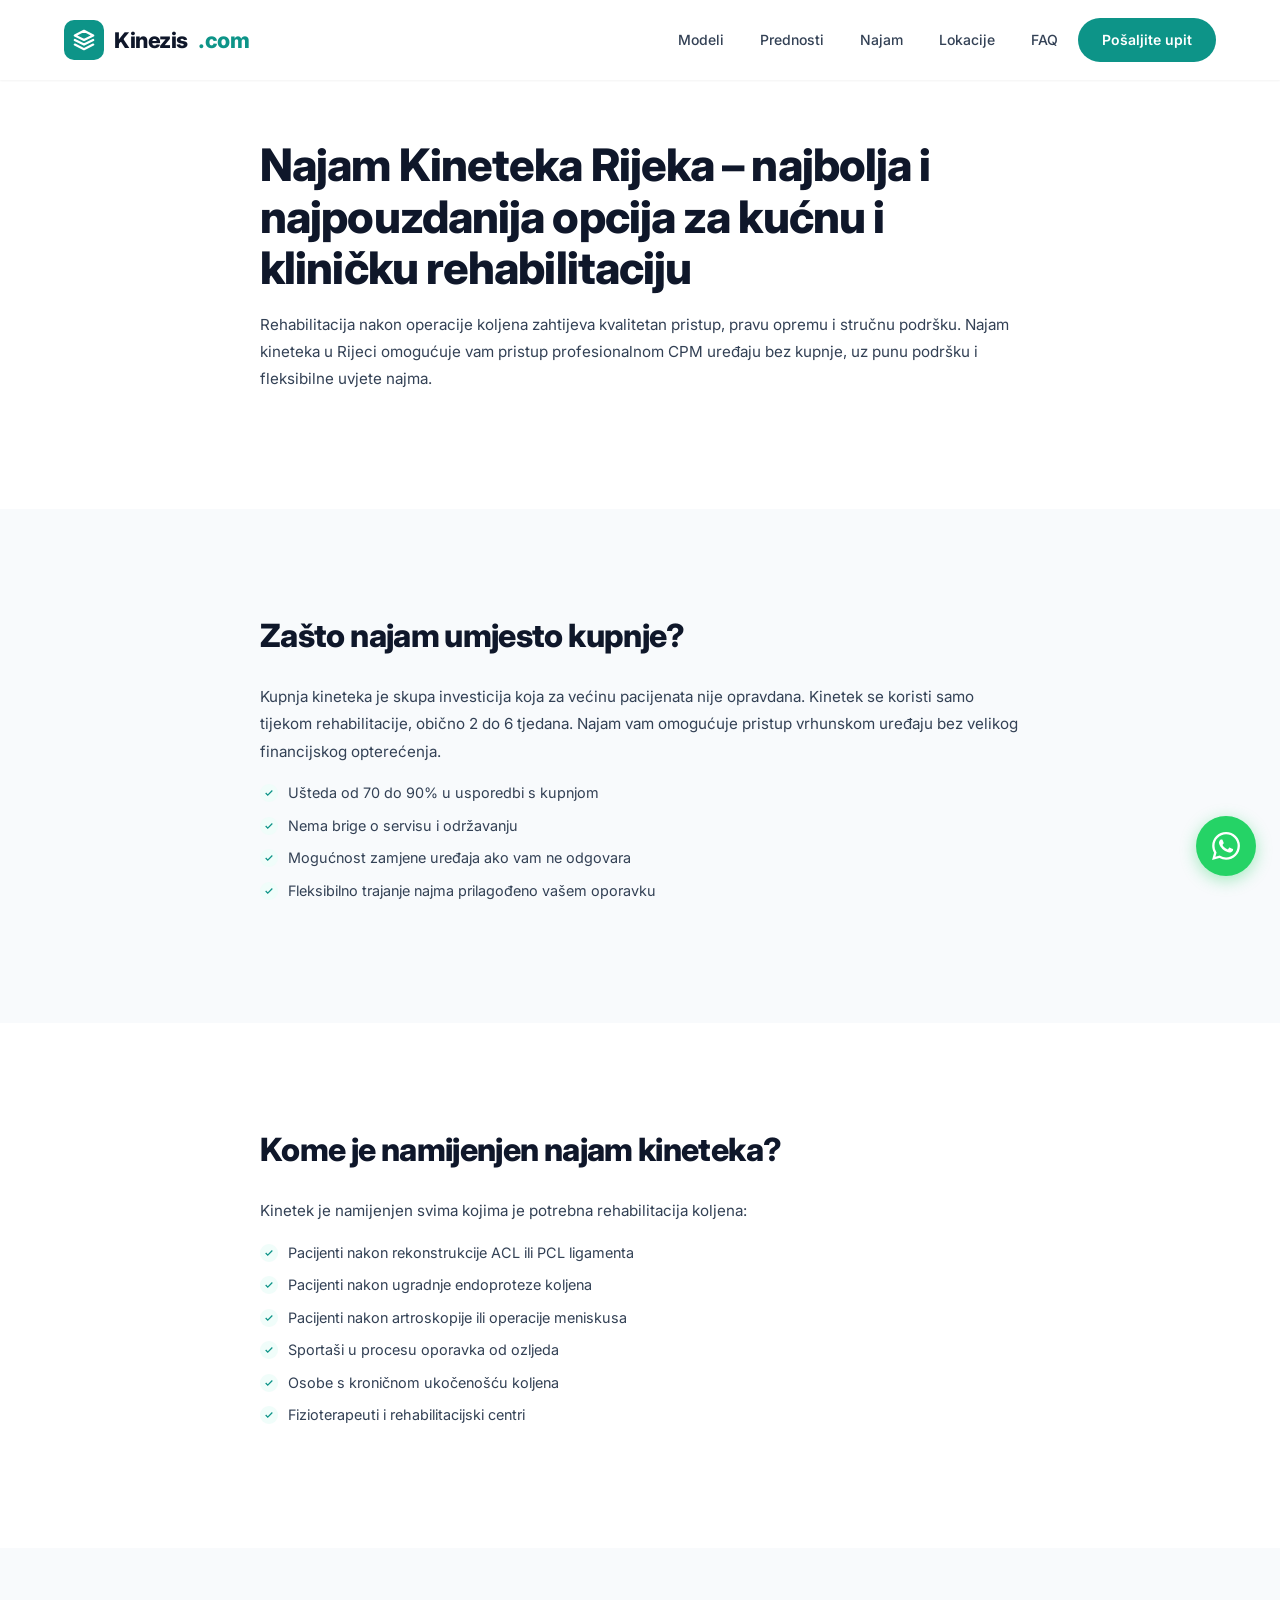
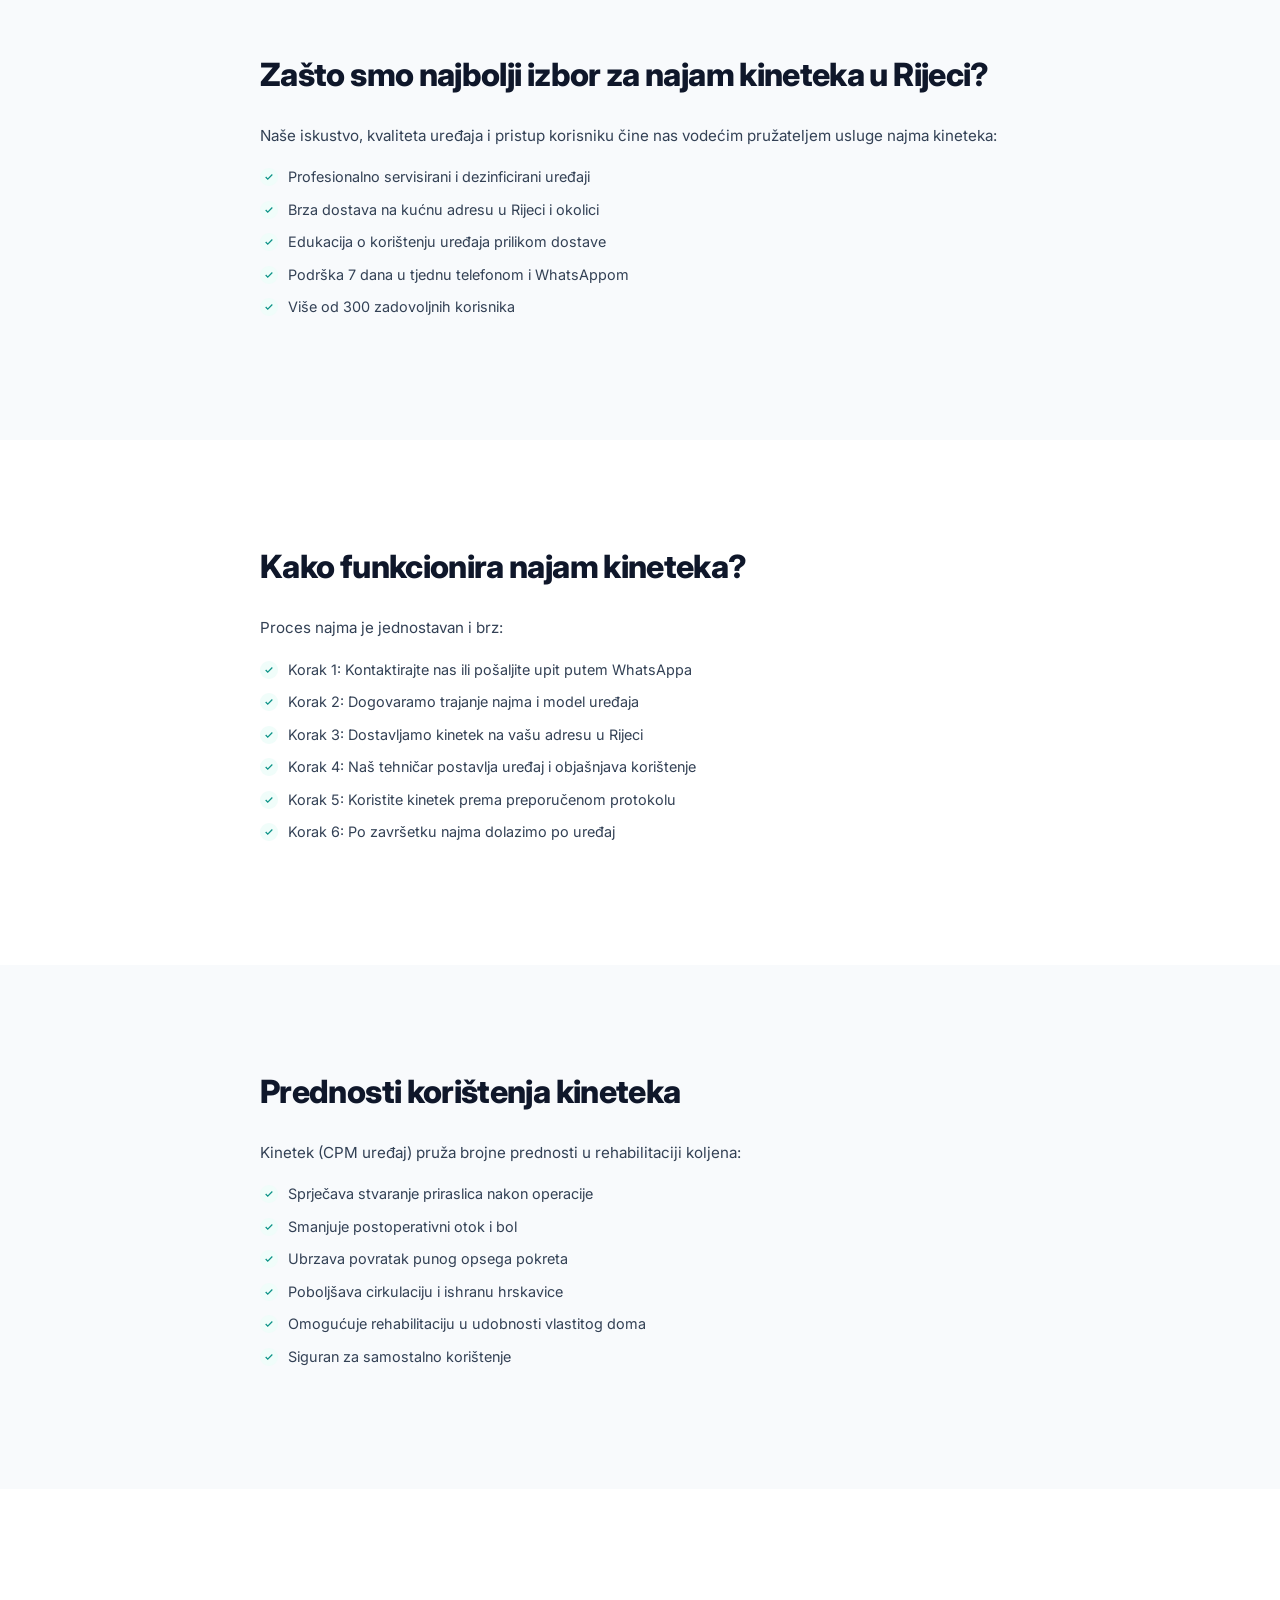
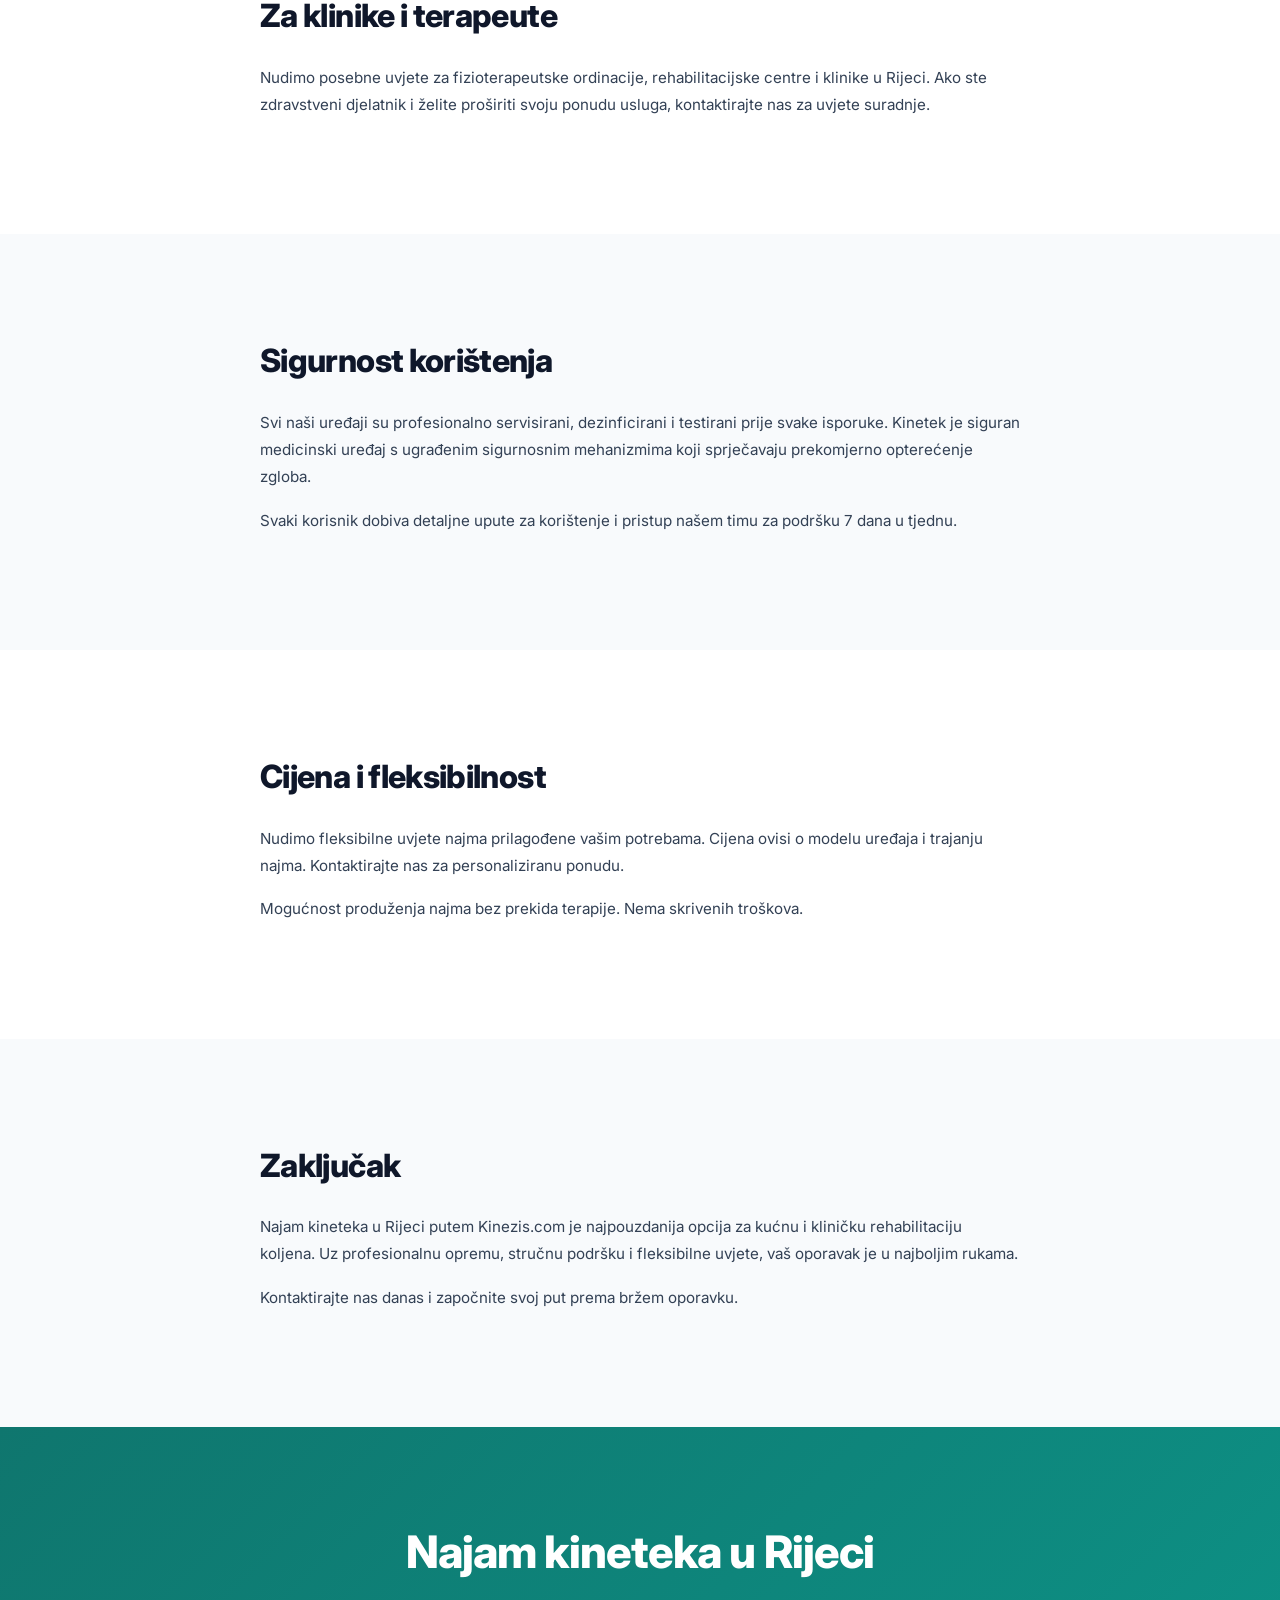
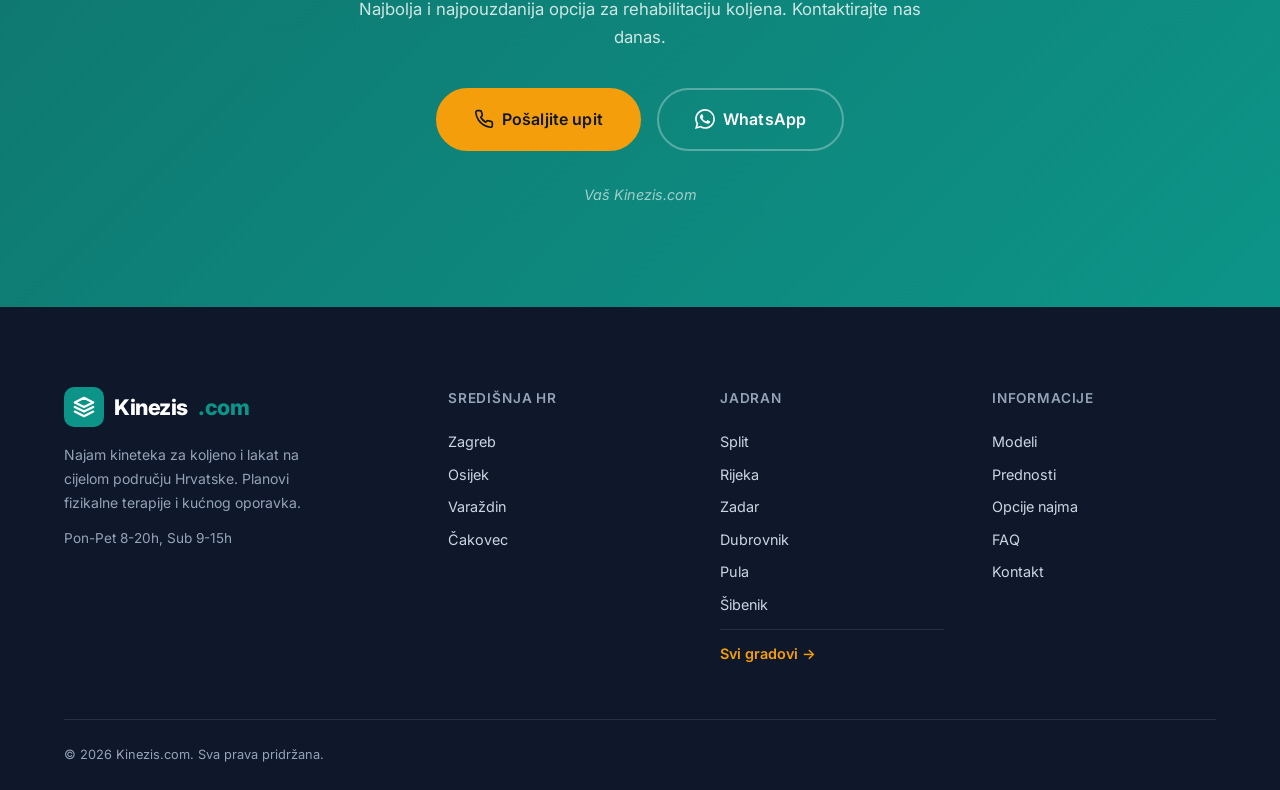
<file: najam-kineteka-rijeka/index.html>
<!DOCTYPE html>
<html lang="hr">
<head>
    <meta charset="UTF-8">
    <meta name="viewport" content="width=device-width, initial-scale=1.0">
    <title>Najam Kineteka Rijeka – najbolja i najpouzdanija opcija za kućnu i kliničku rehabilitaciju</title>
    <meta name="description" content="Najam kineteka u Rijeci. Najbolja opcija za kucnu i klinicku rehabilitaciju koljena. Fleksibilni uvjeti, strucna podrska. Kinezis.com">
    <meta name="keywords" content="najam kineteka Rijeka, kinetek Rijeka, CPM uredaj Rijeka, rehabilitacija koljena Rijeka, kinetek najam Rijeka">
    <meta name="robots" content="index, follow, max-snippet:-1, max-image-preview:large">
    <meta name="geo.region" content="HR">
    <meta name="geo.placename" content="Rijeka">
    <link rel="canonical" href="https://kinezis.com/najam-kineteka-rijeka/">

    <meta property="og:type" content="article">
    <meta property="og:url" content="https://kinezis.com/najam-kineteka-rijeka/">
    <meta property="og:title" content="Najam Kineteka Rijeka – najbolja opcija za rehabilitaciju">
    <meta property="og:description" content="Najam kineteka u Rijeci. Najbolja opcija za kucnu i klinicku rehabilitaciju koljena. Fleksibilni uvjeti, strucna podrska.">
    <meta property="og:image" content="https://kinezis.com/assets/images/kinetek-hero.jpg">
    <meta property="og:locale" content="hr_HR">
    <meta property="og:site_name" content="Kinezis.com">

    <link rel="icon" type="image/svg+xml" href="/favicon.svg">
    <link rel="apple-touch-icon" href="/favicon.svg">

    <style>
        *,*::before,*::after{margin:0;padding:0;box-sizing:border-box}
        :root{--primary:#0d9488;--primary-dark:#0f766e;--primary-light:#5eead4;--primary-50:#f0fdfa;--accent:#f59e0b;--dark:#0f172a;--dark-600:#334155;--dark-400:#94a3b8;--gray-50:#f8fafc;--gray-100:#f1f5f9;--gray-200:#e2e8f0;--white:#fff;--font:'Inter',system-ui,sans-serif;--ease:cubic-bezier(.22,1,.36,1);--shadow-sm:0 1px 2px rgba(0,0,0,.05);--shadow-md:0 4px 6px -1px rgba(0,0,0,.1);--shadow-lg:0 20px 25px -5px rgba(0,0,0,.1);--shadow-xl:0 25px 50px -12px rgba(0,0,0,.15);--radius:12px;--radius-lg:20px;--radius-full:9999px}
        html{scroll-behavior:smooth;scroll-padding-top:80px}
        body{font-family:var(--font);color:var(--dark);line-height:1.7;background:var(--white);-webkit-font-smoothing:antialiased;overflow-x:hidden}
        a{text-decoration:none;color:inherit}img,video,svg{max-width:100%;display:block}
        .container{max-width:1200px;margin:0 auto;padding:0 24px}
        .header{position:fixed;top:0;left:0;right:0;z-index:1000;background:rgba(255,255,255,.95);backdrop-filter:blur(16px);box-shadow:var(--shadow-sm)}
        .header__inner{display:flex;align-items:center;justify-content:space-between;height:80px}
        .logo{display:flex;align-items:center;gap:10px;font-weight:800;font-size:1.35rem;letter-spacing:-.02em}
        .logo__icon{width:40px;height:40px;background:var(--primary);border-radius:10px;display:flex;align-items:center;justify-content:center}
        .logo__icon svg{width:22px;height:22px}
        .logo span{color:var(--primary)}
        .nav{display:flex;align-items:center;gap:4px}
        .nav a{padding:8px 16px;border-radius:var(--radius-full);font-size:.875rem;font-weight:500;color:var(--dark-600);transition:all .2s}
        .nav a:hover{color:var(--primary);background:var(--gray-100)}
        .nav__cta{background:var(--primary)!important;color:var(--white)!important;padding:10px 24px!important;font-weight:600!important}
        .nav__cta:hover{background:var(--primary-dark)!important}
        .hamburger{display:none;flex-direction:column;gap:5px;background:none;border:none;cursor:pointer;padding:8px;z-index:1001}
        .hamburger span{display:block;width:22px;height:2px;background:var(--dark);border-radius:2px;transition:all .3s}
        @media(max-width:768px){.nav{position:fixed;top:0;right:0;bottom:0;width:300px;background:var(--white);flex-direction:column;padding:100px 32px 32px;transform:translateX(100%);transition:transform .4s var(--ease);box-shadow:var(--shadow-xl);z-index:999}.nav.open{transform:translateX(0)}.nav a{padding:14px 20px;font-size:1rem;width:100%;border-radius:var(--radius)}.hamburger{display:flex}}
    </style>

    <link rel="preconnect" href="https://fonts.googleapis.com">
    <link rel="preconnect" href="https://fonts.gstatic.com" crossorigin>
    <link rel="preload" as="style" href="https://fonts.googleapis.com/css2?family=Inter:wght@400;500;600;700;800&display=swap" onload="this.onload=null;this.rel='stylesheet'">
    <noscript><link rel="stylesheet" href="https://fonts.googleapis.com/css2?family=Inter:wght@400;500;600;700;800&display=swap"></noscript>
    <link rel="stylesheet" href="/style.css" media="print" onload="this.media='all'">
    <noscript><link rel="stylesheet" href="/style.css"></noscript>

    <script type="application/ld+json">
    {"@context":"https://schema.org","@type":"LocalBusiness","name":"Kinezis.com","description":"Najam kineteka u Rijeci za kucnu i klinicku rehabilitaciju koljena.","url":"https://kinezis.com/najam-kineteka-rijeka/","address":{"@type":"PostalAddress","addressLocality":"Rijeka","addressCountry":"HR"},"areaServed":{"@type":"City","name":"Rijeka"},"priceRange":"10-23 EUR/dan","aggregateRating":{"@type":"AggregateRating","ratingValue":"4.9","reviewCount":"300","bestRating":"5"}}
    </script>
    <script type="application/ld+json">
{
  "@context": "https://schema.org",
  "@type": "BreadcrumbList",
  "itemListElement": [
    {"@type": "ListItem", "position": 1, "name": "Početna", "item": "https://kinezis.com/"},
    {"@type": "ListItem", "position": 2, "name": "Gradovi", "item": "https://kinezis.com/gradovi/"},
    {"@type": "ListItem", "position": 3, "name": "Rijeka", "item": "https://kinezis.com/najam-kineteka-rijeka/"}
  ]
}
    </script>
</head>
<body>

    <header class="header" id="header">
        <div class="container">
            <div class="header__inner">
                <a href="/" class="logo">
                    <div class="logo__icon"><svg viewBox="0 0 24 24" fill="none" stroke="white" stroke-width="2.5" stroke-linecap="round" stroke-linejoin="round"><path d="M12 2L2 7l10 5 10-5-10-5z"/><path d="M2 17l10 5 10-5"/><path d="M2 12l10 5 10-5"/></svg></div>
                    Kinezis<span>.com</span>
                </a>
                <nav class="nav" id="nav">
                    <a href="/#modeli">Modeli</a>
                    <a href="/#prednosti">Prednosti</a>
                    <a href="/#najam">Najam</a>
                    <a href="/#lokacije">Lokacije</a>
                    <a href="/#faq">FAQ</a>
                    <a href="/kontakt/" class="nav__cta">Pošaljite upit</a>
                </nav>
                <button class="hamburger" id="hamburger" aria-label="Izbornik"><span></span><span></span><span></span></button>
            </div>
        </div>
    </header>
    <div class="nav-overlay" id="navOverlay"></div>

    <section class="section" style="padding-top:140px">
        <div class="container">
            <div class="article">
                <h1 class="section__title">Najam Kineteka Rijeka – najbolja i najpouzdanija opcija za kućnu i kliničku rehabilitaciju</h1>
                <p>Rehabilitacija nakon operacije koljena zahtijeva kvalitetan pristup, pravu opremu i stručnu podršku. Najam kineteka u Rijeci omogućuje vam pristup profesionalnom CPM uređaju bez kupnje, uz punu podršku i fleksibilne uvjete najma.</p>
            </div>
        </div>
    </section>

    <section class="section section--gray">
        <div class="container">
            <div class="article">
                <h2>Zašto najam umjesto kupnje?</h2>
                <p>Kupnja kineteka je skupa investicija koja za većinu pacijenata nije opravdana. Kinetek se koristi samo tijekom rehabilitacije, obično 2 do 6 tjedana. Najam vam omogućuje pristup vrhunskom uređaju bez velikog financijskog opterećenja.</p>
                <ul>
                    <li>Ušteda od 70 do 90% u usporedbi s kupnjom</li>
                    <li>Nema brige o servisu i održavanju</li>
                    <li>Mogućnost zamjene uređaja ako vam ne odgovara</li>
                    <li>Fleksibilno trajanje najma prilagođeno vašem oporavku</li>
                </ul>
            </div>
        </div>
    </section>

    <section class="section">
        <div class="container">
            <div class="article">
                <h2>Kome je namijenjen najam kineteka?</h2>
                <p>Kinetek je namijenjen svima kojima je potrebna rehabilitacija koljena:</p>
                <ul>
                    <li>Pacijenti nakon rekonstrukcije ACL ili PCL ligamenta</li>
                    <li>Pacijenti nakon ugradnje endoproteze koljena</li>
                    <li>Pacijenti nakon artroskopije ili operacije meniskusa</li>
                    <li>Sportaši u procesu oporavka od ozljeda</li>
                    <li>Osobe s kroničnom ukočenošću koljena</li>
                    <li>Fizioterapeuti i rehabilitacijski centri</li>
                </ul>
            </div>
        </div>
    </section>

    <section class="section section--gray">
        <div class="container">
            <div class="article">
                <h2>Zašto smo najbolji izbor za najam kineteka u Rijeci?</h2>
                <p>Naše iskustvo, kvaliteta uređaja i pristup korisniku čine nas vodećim pružateljem usluge najma kineteka:</p>
                <ul>
                    <li>Profesionalno servisirani i dezinficirani uređaji</li>
                    <li>Brza dostava na kućnu adresu u Rijeci i okolici</li>
                    <li>Edukacija o korištenju uređaja prilikom dostave</li>
                    <li>Podrška 7 dana u tjednu telefonom i WhatsAppom</li>
                    <li>Više od 300 zadovoljnih korisnika</li>
                </ul>
            </div>
        </div>
    </section>

    <section class="section">
        <div class="container">
            <div class="article">
                <h2>Kako funkcionira najam kineteka?</h2>
                <p>Proces najma je jednostavan i brz:</p>
                <ul>
                    <li>Korak 1: Kontaktirajte nas ili pošaljite upit putem WhatsAppa</li>
                    <li>Korak 2: Dogovaramo trajanje najma i model uređaja</li>
                    <li>Korak 3: Dostavljamo kinetek na vašu adresu u Rijeci</li>
                    <li>Korak 4: Naš tehničar postavlja uređaj i objašnjava korištenje</li>
                    <li>Korak 5: Koristite kinetek prema preporučenom protokolu</li>
                    <li>Korak 6: Po završetku najma dolazimo po uređaj</li>
                </ul>
            </div>
        </div>
    </section>

    <section class="section section--gray">
        <div class="container">
            <div class="article">
                <h2>Prednosti korištenja kineteka</h2>
                <p>Kinetek (CPM uređaj) pruža brojne prednosti u rehabilitaciji koljena:</p>
                <ul>
                    <li>Sprječava stvaranje priraslica nakon operacije</li>
                    <li>Smanjuje postoperativni otok i bol</li>
                    <li>Ubrzava povratak punog opsega pokreta</li>
                    <li>Poboljšava cirkulaciju i ishranu hrskavice</li>
                    <li>Omogućuje rehabilitaciju u udobnosti vlastitog doma</li>
                    <li>Siguran za samostalno korištenje</li>
                </ul>
            </div>
        </div>
    </section>

    <section class="section">
        <div class="container">
            <div class="article">
                <h2>Za klinike i terapeute</h2>
                <p>Nudimo posebne uvjete za fizioterapeutske ordinacije, rehabilitacijske centre i klinike u Rijeci. Ako ste zdravstveni djelatnik i želite proširiti svoju ponudu usluga, kontaktirajte nas za uvjete suradnje.</p>
            </div>
        </div>
    </section>

    <section class="section section--gray">
        <div class="container">
            <div class="article">
                <h2>Sigurnost korištenja</h2>
                <p>Svi naši uređaji su profesionalno servisirani, dezinficirani i testirani prije svake isporuke. Kinetek je siguran medicinski uređaj s ugrađenim sigurnosnim mehanizmima koji sprječavaju prekomjerno opterećenje zgloba.</p>
                <p>Svaki korisnik dobiva detaljne upute za korištenje i pristup našem timu za podršku 7 dana u tjednu.</p>
            </div>
        </div>
    </section>

    <section class="section">
        <div class="container">
            <div class="article">
                <h2>Cijena i fleksibilnost</h2>
                <p>Nudimo fleksibilne uvjete najma prilagođene vašim potrebama. Cijena ovisi o modelu uređaja i trajanju najma. Kontaktirajte nas za personaliziranu ponudu.</p>
                <p>Mogućnost produženja najma bez prekida terapije. Nema skrivenih troškova.</p>
            </div>
        </div>
    </section>

    <section class="section section--gray">
        <div class="container">
            <div class="article">
                <h2>Zaključak</h2>
                <p>Najam kineteka u Rijeci putem Kinezis.com je najpouzdanija opcija za kućnu i kliničku rehabilitaciju koljena. Uz profesionalnu opremu, stručnu podršku i fleksibilne uvjete, vaš oporavak je u najboljim rukama.</p>
                <p>Kontaktirajte nas danas i započnite svoj put prema bržem oporavku.</p>
            </div>
        </div>
    </section>

    <!-- CTA -->
    <section class="section section--primary">
        <div class="container">
            <div class="cta__center">
                <h2 class="section__title section__title--light">Najam kineteka u Rijeci</h2>
                <p class="cta__subtitle">Najbolja i najpouzdanija opcija za rehabilitaciju koljena. Kontaktirajte nas danas.</p>
                <div class="cta__actions">
                    <a href="/kontakt/" class="btn btn--accent btn--lg">
                        <svg width="20" height="20" viewBox="0 0 24 24" fill="none" stroke="currentColor" stroke-width="2" stroke-linecap="round" stroke-linejoin="round"><path d="M22 16.92v3a2 2 0 01-2.18 2 19.79 19.79 0 01-8.63-3.07 19.5 19.5 0 01-6-6 19.79 19.79 0 01-3.07-8.67A2 2 0 014.11 2h3a2 2 0 012 1.72c.127.96.361 1.903.7 2.81a2 2 0 01-.45 2.11L8.09 9.91a16 16 0 006 6l1.27-1.27a2 2 0 012.11-.45c.907.339 1.85.573 2.81.7A2 2 0 0122 16.92z"/></svg>
                        Pošaljite upit
                    </a>
                    <a href="/kontakt/" class="btn btn--outline btn--lg" style="border-color:rgba(255,255,255,.3);color:white" target="_blank" rel="noopener">
                        <svg width="20" height="20" viewBox="0 0 24 24" fill="currentColor"><path d="M17.472 14.382c-.297-.149-1.758-.867-2.03-.967-.273-.099-.471-.148-.67.15-.197.297-.767.966-.94 1.164-.173.199-.347.223-.644.075-.297-.15-1.255-.463-2.39-1.475-.883-.788-1.48-1.761-1.653-2.059-.173-.297-.018-.458.13-.606.134-.133.298-.347.446-.52.149-.174.198-.298.298-.497.099-.198.05-.371-.025-.52-.075-.149-.669-1.612-.916-2.207-.242-.579-.487-.5-.669-.51-.173-.008-.371-.01-.57-.01-.198 0-.52.074-.792.372-.272.297-1.04 1.016-1.04 2.479 0 1.462 1.065 2.875 1.213 3.074.149.198 2.096 3.2 5.077 4.487.709.306 1.262.489 1.694.625.712.227 1.36.195 1.871.118.571-.085 1.758-.719 2.006-1.413.248-.694.248-1.289.173-1.413-.074-.124-.272-.198-.57-.347m-5.421 7.403h-.004a9.87 9.87 0 01-5.031-1.378l-.361-.214-3.741.982.998-3.648-.235-.374a9.86 9.86 0 01-1.51-5.26c.001-5.45 4.436-9.884 9.888-9.884 2.64 0 5.122 1.03 6.988 2.898a9.825 9.825 0 012.893 6.994c-.003 5.45-4.437 9.884-9.885 9.884m8.413-18.297A11.815 11.815 0 0012.05 0C5.495 0 .16 5.335.157 11.892c0 2.096.547 4.142 1.588 5.945L.057 24l6.305-1.654a11.882 11.882 0 005.683 1.448h.005c6.554 0 11.89-5.335 11.893-11.893a11.821 11.821 0 00-3.48-8.413z"/></svg>
                        WhatsApp
                    </a>
                </div>
                <p class="cta__sign">Vaš Kinezis.com</p>
            </div>
        </div>
    </section>

    <footer class="footer">
        <div class="container">
            <div class="footer__grid">
                <div class="footer__brand">
                    <a href="/" class="logo"><div class="logo__icon"><svg viewBox="0 0 24 24" fill="none" stroke="white" stroke-width="2.5" stroke-linecap="round" stroke-linejoin="round"><path d="M12 2L2 7l10 5 10-5-10-5z"/><path d="M2 17l10 5 10-5"/><path d="M2 12l10 5 10-5"/></svg></div>Kinezis<span>.com</span></a>
                    <p>Najam kineteka za koljeno i lakat na cijelom području Hrvatske. Planovi fizikalne terapije i kućnog oporavka.</p>
                    <p style="margin-top:12px;font-size:.85rem;color:var(--dark-400)">Pon-Pet 8-20h, Sub 9-15h</p>
                </div>
                <div class="footer__col"><h4>Središnja HR</h4><a href="/najam-kineteka-zagreb/">Zagreb</a><a href="/najam-kineteka-osijek/">Osijek</a><a href="/najam-kineteka-varazdin/">Varaždin</a><a href="/najam-kineteka-cakovec/">Čakovec</a></div>
                <div class="footer__col"><h4>Jadran</h4><a href="/najam-kineteka-split/">Split</a><a href="/najam-kineteka-rijeka/">Rijeka</a><a href="/najam-kineteka-zadar/">Zadar</a><a href="/najam-kineteka-dubrovnik/">Dubrovnik</a><a href="/najam-kineteka-pula/">Pula</a><a href="/najam-kineteka-sibenik/">Šibenik</a><a href="/gradovi/" style="color:var(--accent);font-weight:600;margin-top:8px;padding-top:12px;border-top:1px solid rgba(255,255,255,.1)">Svi gradovi →</a></div>
                <div class="footer__col"><h4>Informacije</h4><a href="/#modeli">Modeli</a><a href="/#prednosti">Prednosti</a><a href="/#najam">Opcije najma</a><a href="/#faq">FAQ</a><a href="/kontakt/">Kontakt</a></div>
            </div>
            <div class="footer__bottom"><p>&copy; 2026 Kinezis.com. Sva prava pridržana.</p></div>
        </div>
    </footer>

    <a href="/kontakt/" class="whatsapp-float" target="_blank" rel="noopener" aria-label="WhatsApp"><svg width="28" height="28" viewBox="0 0 24 24" fill="white"><path d="M17.472 14.382c-.297-.149-1.758-.867-2.03-.967-.273-.099-.471-.148-.67.15-.197.297-.767.966-.94 1.164-.173.199-.347.223-.644.075-.297-.15-1.255-.463-2.39-1.475-.883-.788-1.48-1.761-1.653-2.059-.173-.297-.018-.458.13-.606.134-.133.298-.347.446-.52.149-.174.198-.298.298-.497.099-.198.05-.371-.025-.52-.075-.149-.669-1.612-.916-2.207-.242-.579-.487-.5-.669-.51-.173-.008-.371-.01-.57-.01-.198 0-.52.074-.792.372-.272.297-1.04 1.016-1.04 2.479 0 1.462 1.065 2.875 1.213 3.074.149.198 2.096 3.2 5.077 4.487.709.306 1.262.489 1.694.625.712.227 1.36.195 1.871.118.571-.085 1.758-.719 2.006-1.413.248-.694.248-1.289.173-1.413-.074-.124-.272-.198-.57-.347m-5.421 7.403h-.004a9.87 9.87 0 01-5.031-1.378l-.361-.214-3.741.982.998-3.648-.235-.374a9.86 9.86 0 01-1.51-5.26c.001-5.45 4.436-9.884 9.888-9.884 2.64 0 5.122 1.03 6.988 2.898a9.825 9.825 0 012.893 6.994c-.003 5.45-4.437 9.884-9.885 9.884m8.413-18.297A11.815 11.815 0 0012.05 0C5.495 0 .16 5.335.157 11.892c0 2.096.547 4.142 1.588 5.945L.057 24l6.305-1.654a11.882 11.882 0 005.683 1.448h.005c6.554 0 11.89-5.335 11.893-11.893a11.821 11.821 0 00-3.48-8.413z"/></svg></a>
    <a href="/kontakt/" class="phone-float" aria-label="Kontakt"><svg width="24" height="24" viewBox="0 0 24 24" fill="none" stroke="white" stroke-width="2" stroke-linecap="round" stroke-linejoin="round"><path d="M22 16.92v3a2 2 0 01-2.18 2 19.79 19.79 0 01-8.63-3.07 19.5 19.5 0 01-6-6 19.79 19.79 0 01-3.07-8.67A2 2 0 014.11 2h3a2 2 0 012 1.72c.127.96.361 1.903.7 2.81a2 2 0 01-.45 2.11L8.09 9.91a16 16 0 006 6l1.27-1.27a2 2 0 012.11-.45c.907.339 1.85.573 2.81.7A2 2 0 0122 16.92z"/></svg></a>

    <script src="/script.js" defer></script>
</body>
</html>
</file>
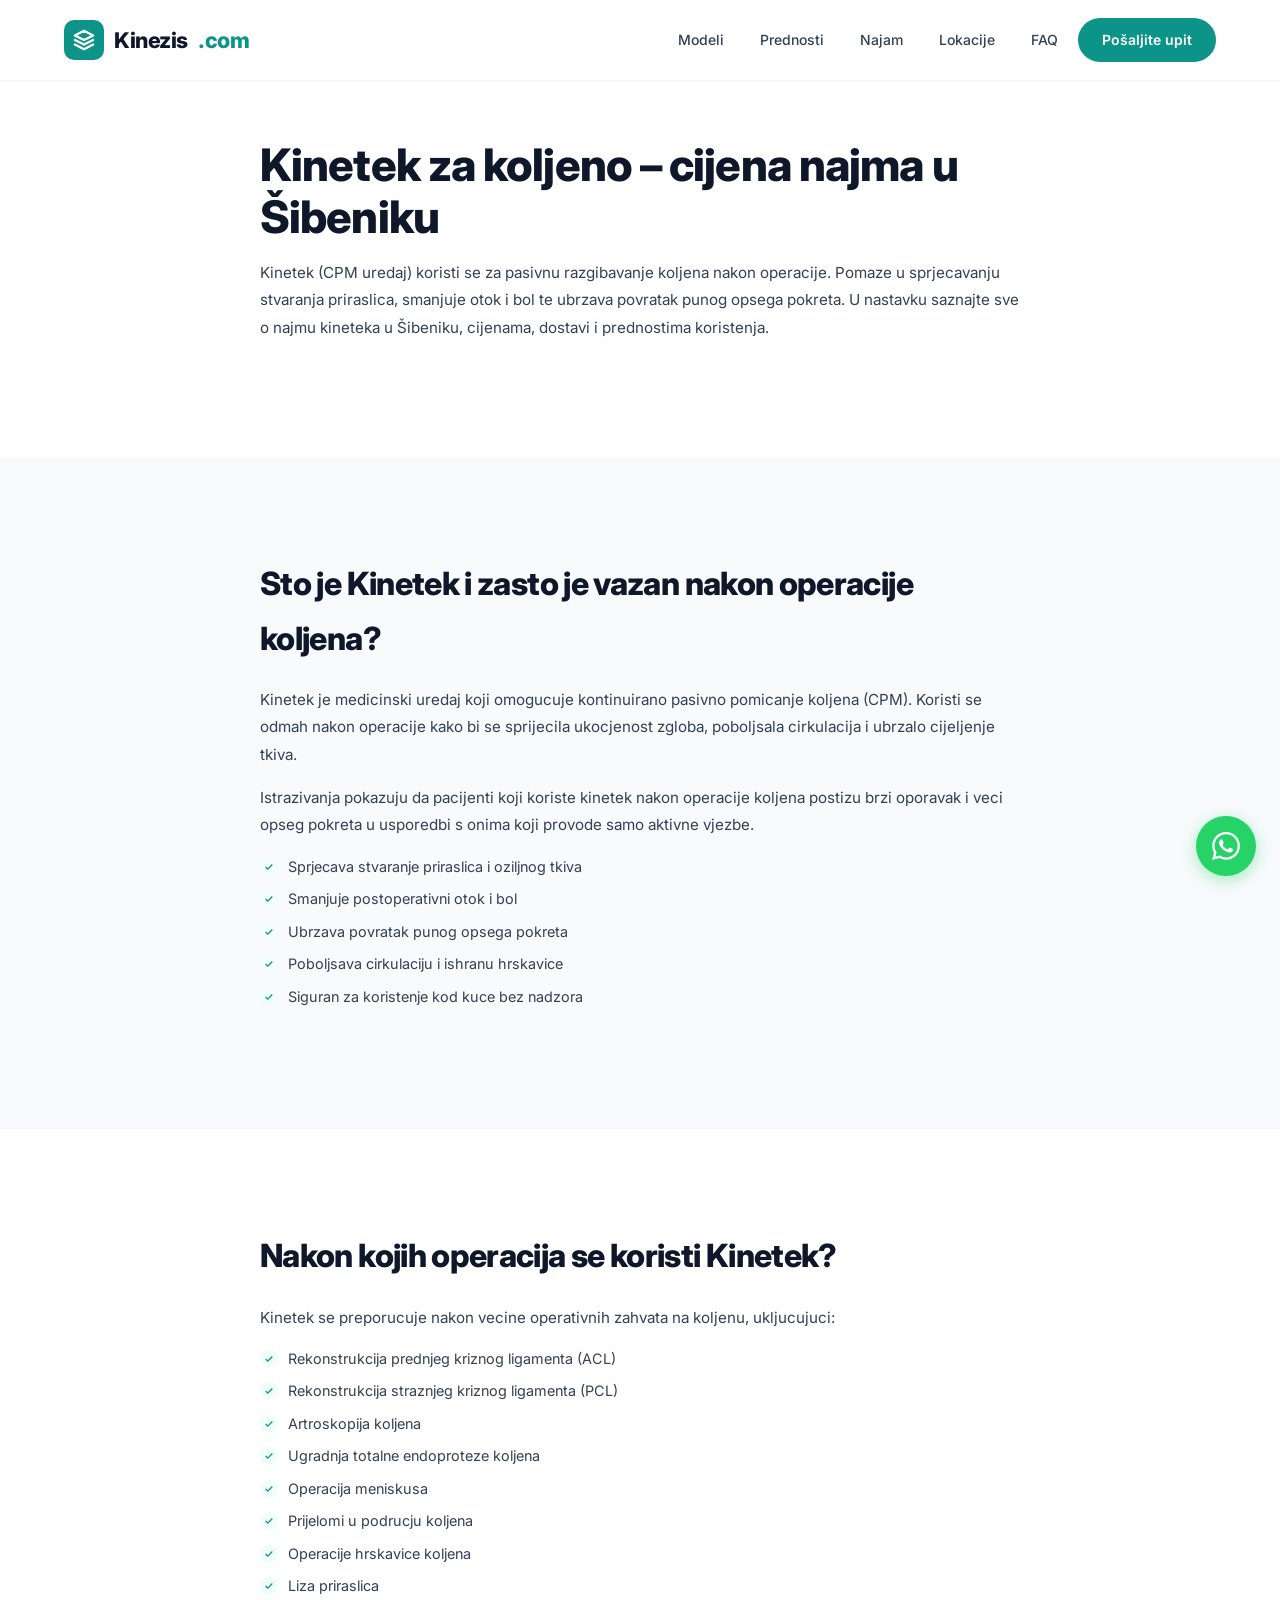
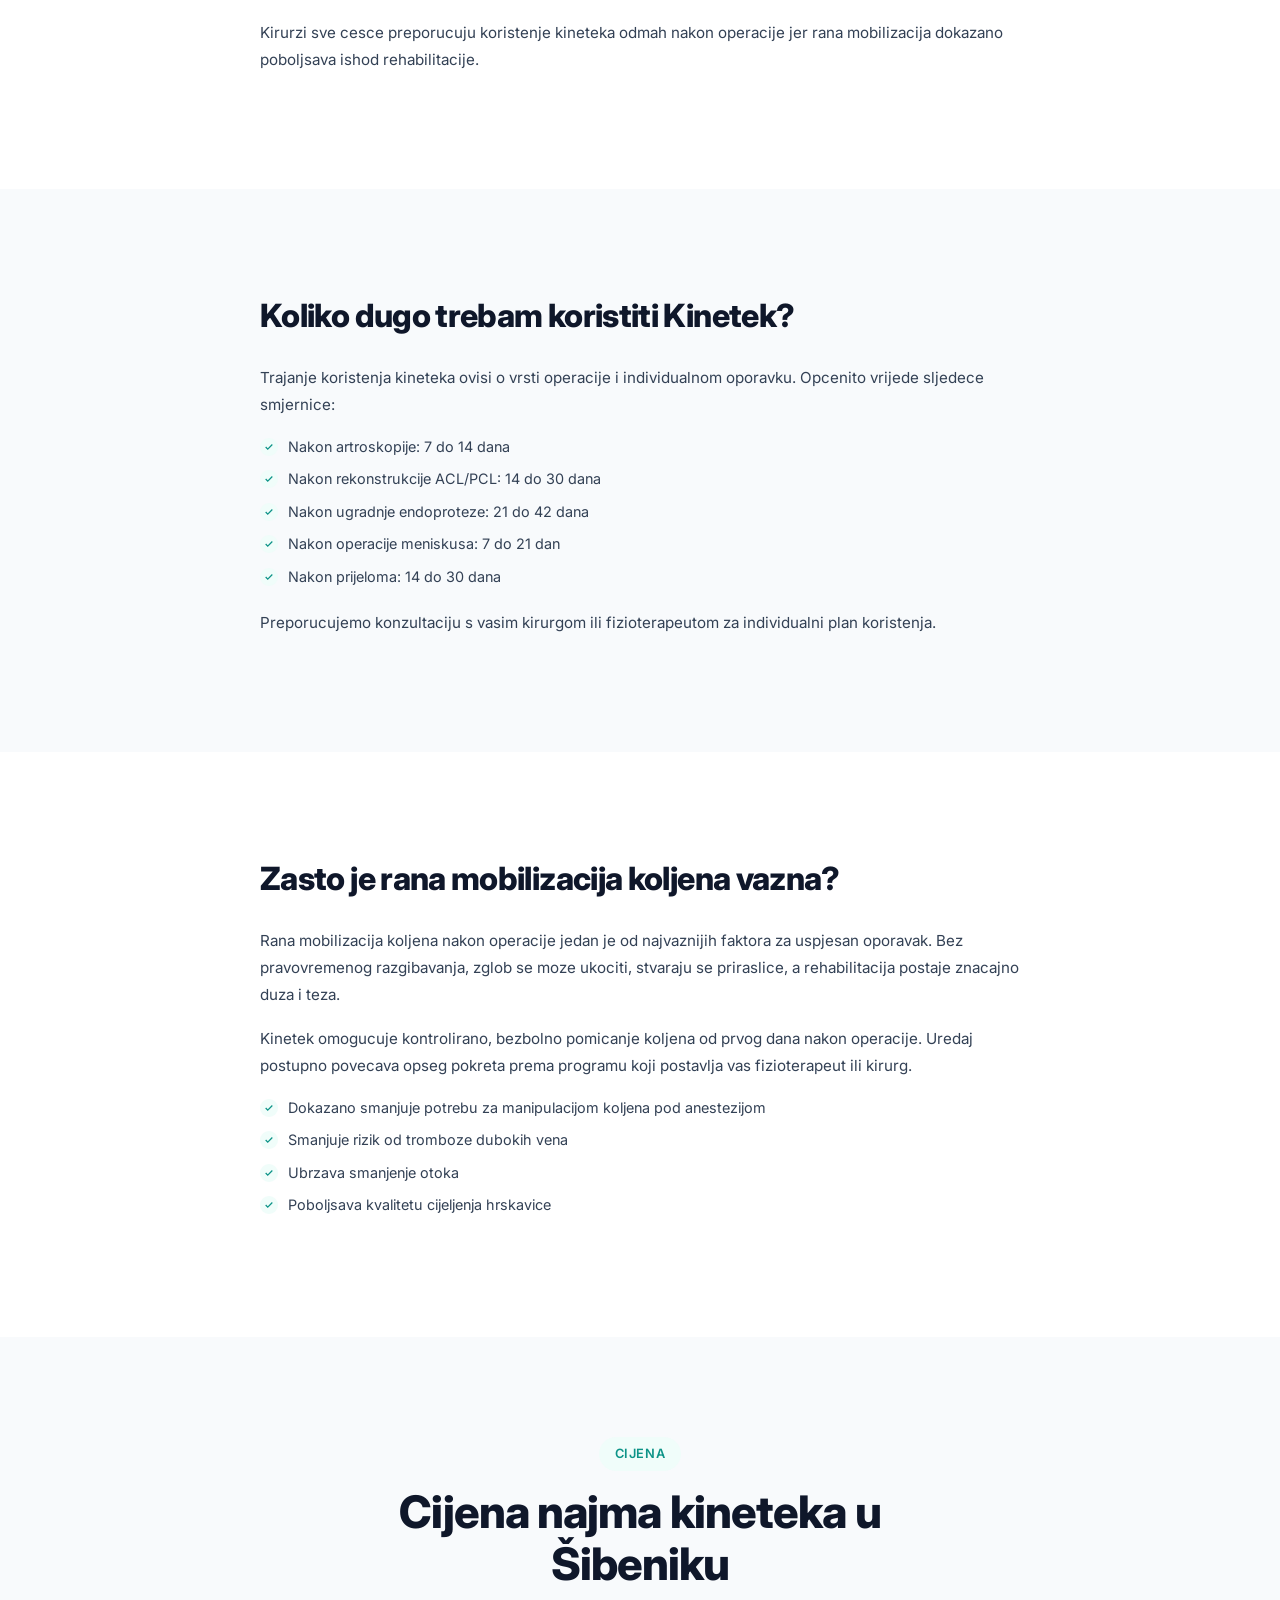
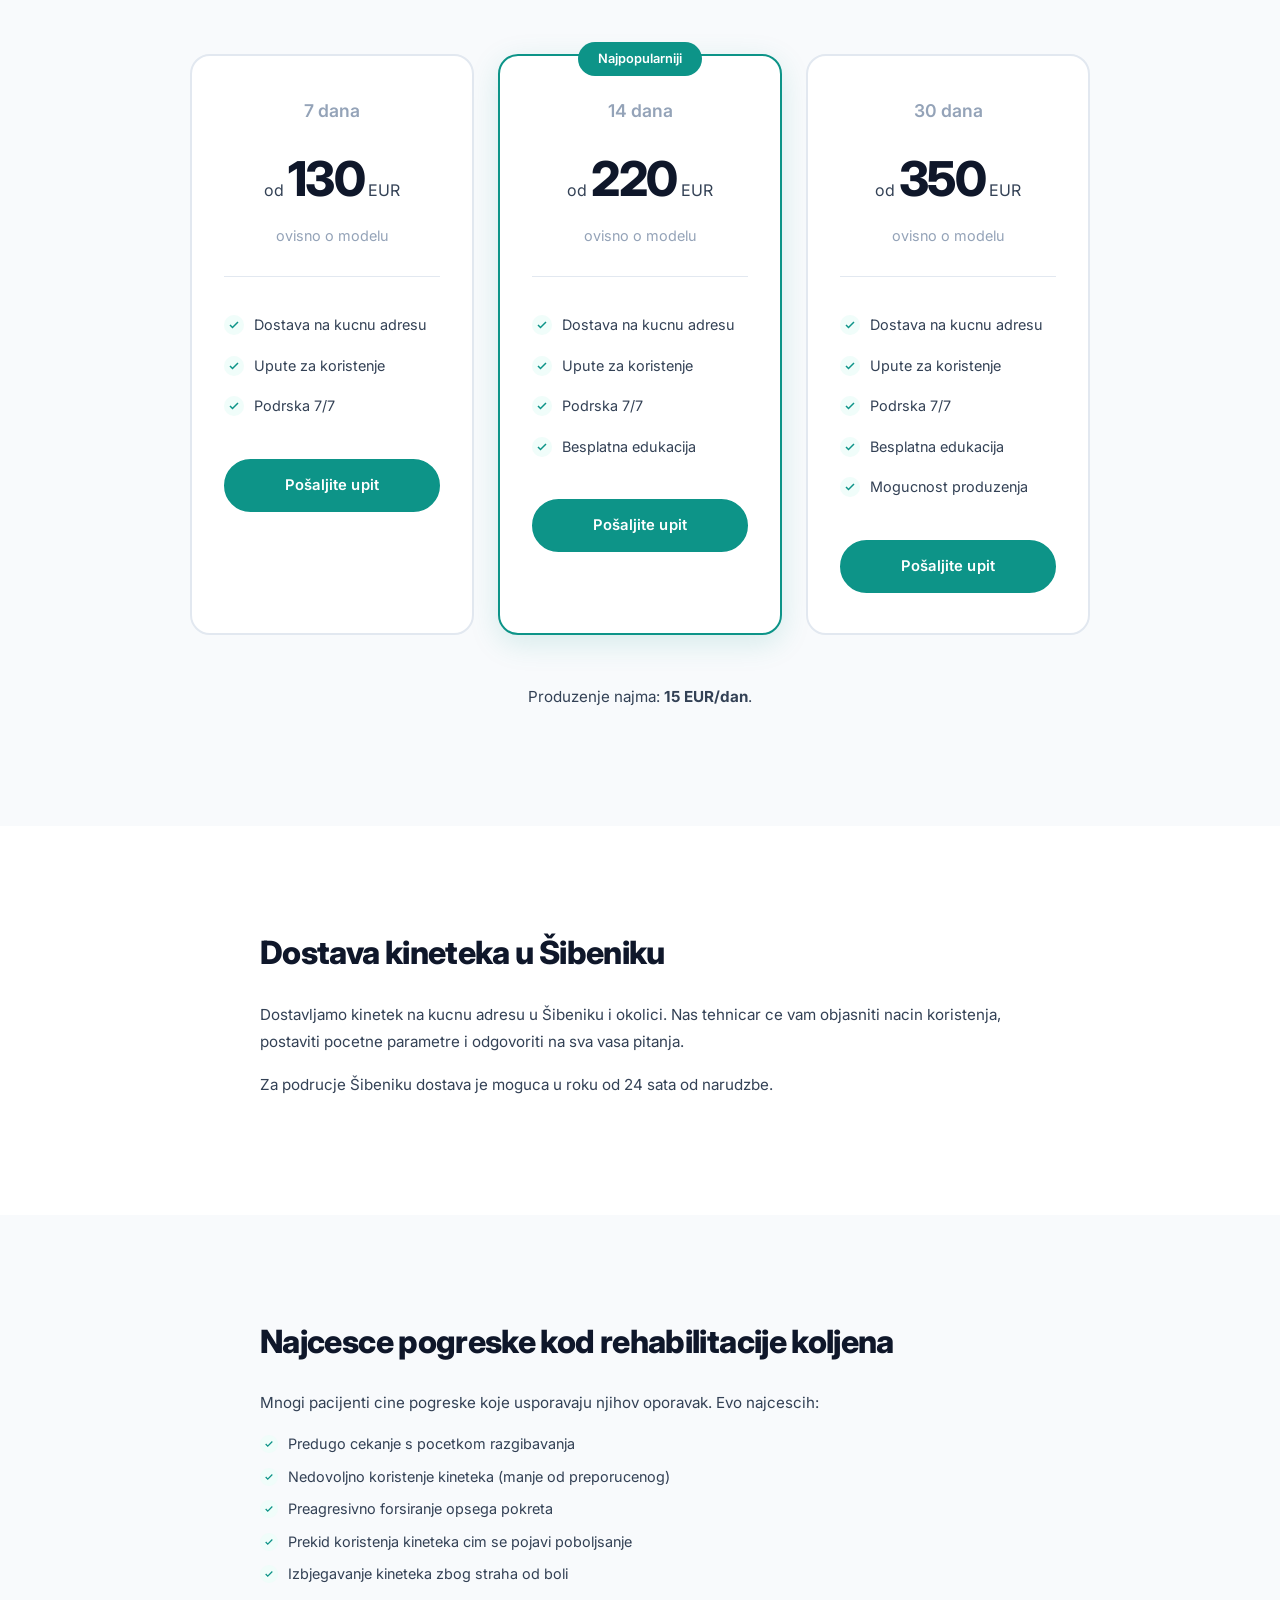
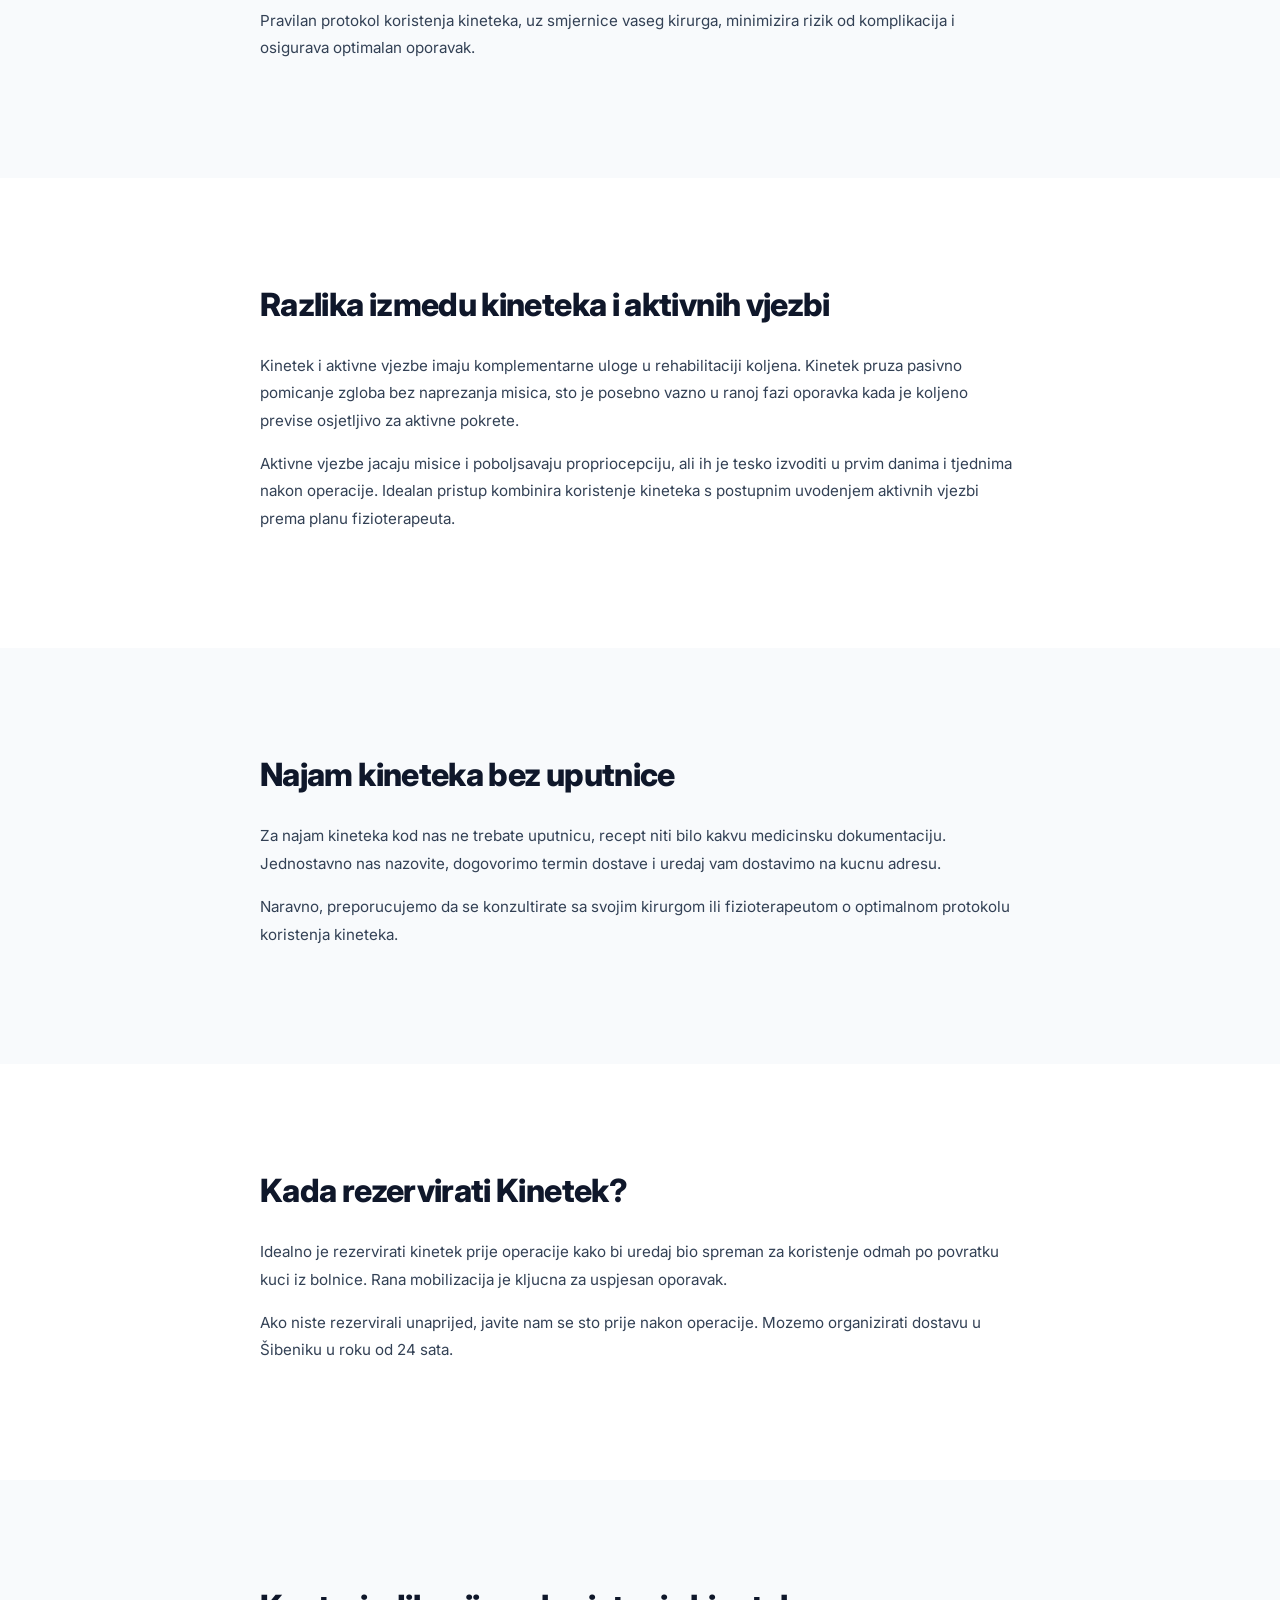
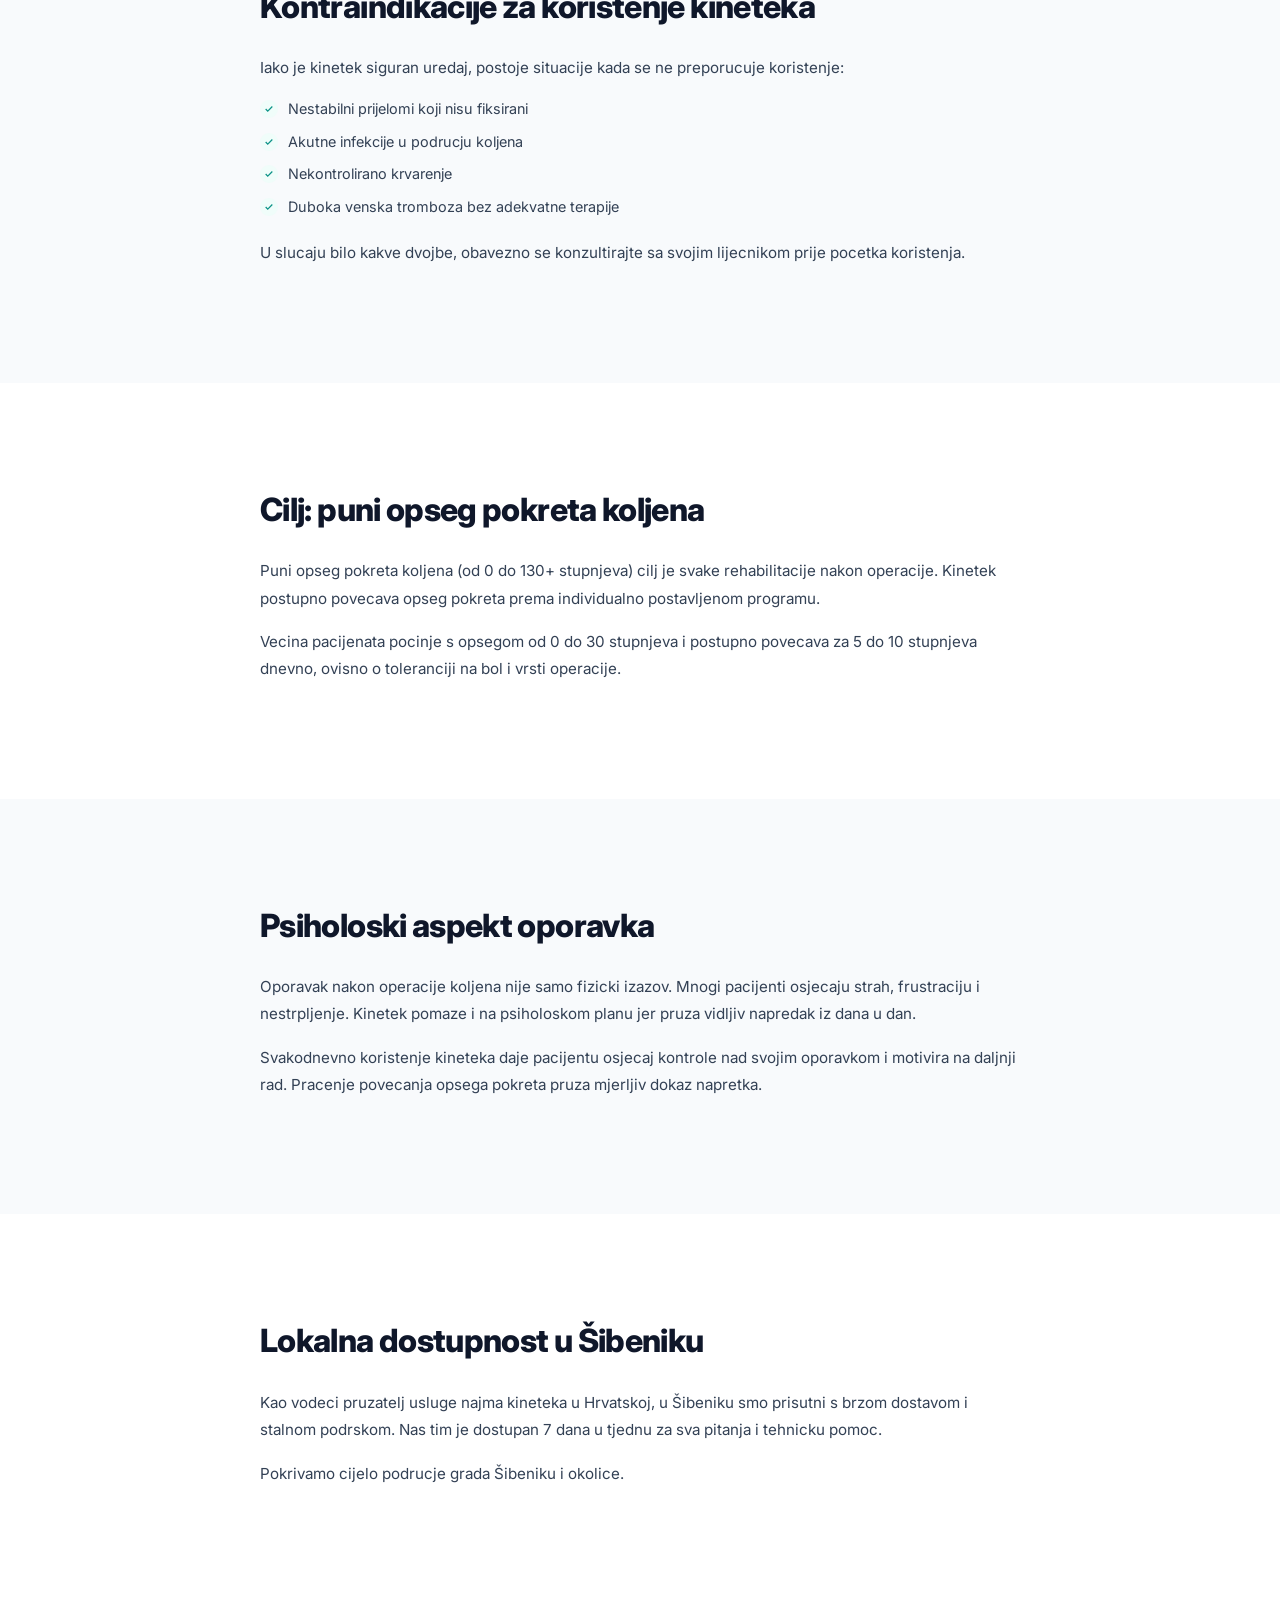
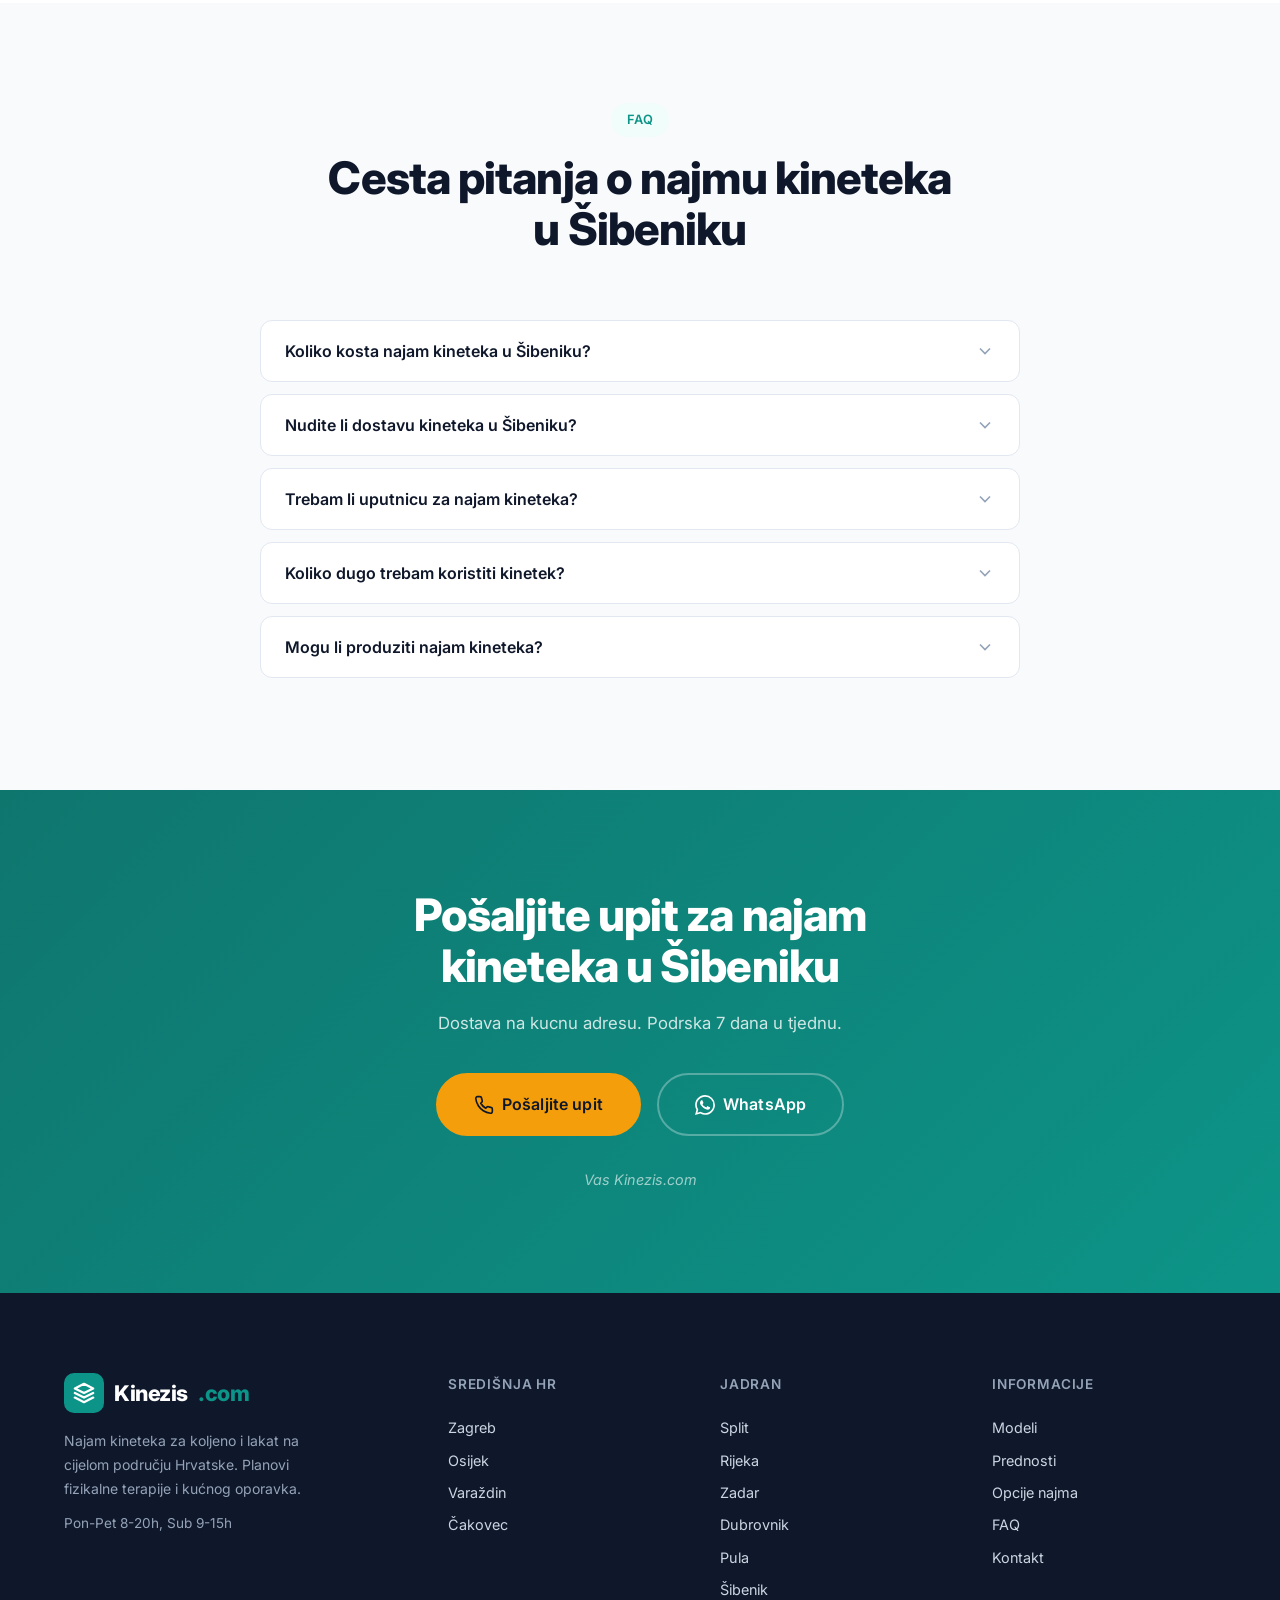
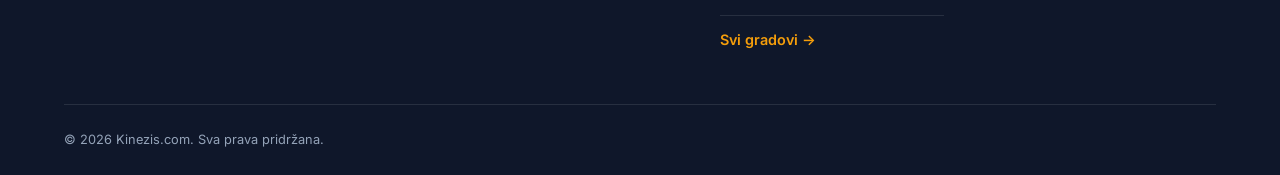
<file: najam-kineteka-sibenik/index.html>
<!DOCTYPE html>
<html lang="hr">
<head>
    <meta charset="UTF-8">
    <meta name="viewport" content="width=device-width, initial-scale=1.0">
    <title>Kinetek za koljeno – cijena najma u Šibeniku</title>
    <meta name="description" content="Najam kineteka u Šibeniku od 130 EUR za 7 dana. Kinetek za koljeno nakon operacije. Dostava na kucnu adresu. Kinezis.com">
    <meta name="keywords" content="kinetek Šibeniku, najam kineteka Šibeniku, kinetek za koljeno Šibeniku, CPM uredaj Šibeniku, rehabilitacija koljena Šibeniku">
    <meta name="robots" content="index, follow, max-snippet:-1, max-image-preview:large">
    <meta name="geo.region" content="HR">
    <meta name="geo.placename" content="Šibenik">
    <link rel="canonical" href="https://kinezis.com/najam-kineteka-sibenik/">

    <meta property="og:type" content="article">
    <meta property="og:url" content="https://kinezis.com/najam-kineteka-sibenik/">
    <meta property="og:title" content="Kinetek za koljeno – cijena najma u Šibeniku">
    <meta property="og:description" content="Najam kineteka u Šibeniku od 130 EUR za 7 dana. Kinetek za koljeno nakon operacije.">
    <meta property="og:image" content="https://kinezis.com/assets/images/kinetek-hero.jpg">
    <meta property="og:locale" content="hr_HR">
    <meta property="og:site_name" content="Kinezis.com">

    <link rel="icon" type="image/svg+xml" href="/favicon.svg">
    <link rel="apple-touch-icon" href="/favicon.svg">

    <style>
        *,*::before,*::after{margin:0;padding:0;box-sizing:border-box}
        :root{--primary:#0d9488;--primary-dark:#0f766e;--primary-light:#5eead4;--primary-50:#f0fdfa;--accent:#f59e0b;--dark:#0f172a;--dark-600:#334155;--dark-400:#94a3b8;--gray-50:#f8fafc;--gray-100:#f1f5f9;--gray-200:#e2e8f0;--white:#fff;--font:'Inter',system-ui,sans-serif;--ease:cubic-bezier(.22,1,.36,1);--shadow-sm:0 1px 2px rgba(0,0,0,.05);--shadow-md:0 4px 6px -1px rgba(0,0,0,.1);--shadow-lg:0 20px 25px -5px rgba(0,0,0,.1);--shadow-xl:0 25px 50px -12px rgba(0,0,0,.15);--radius:12px;--radius-lg:20px;--radius-full:9999px}
        html{scroll-behavior:smooth;scroll-padding-top:80px}
        body{font-family:var(--font);color:var(--dark);line-height:1.7;background:var(--white);-webkit-font-smoothing:antialiased;overflow-x:hidden}
        a{text-decoration:none;color:inherit}img,video,svg{max-width:100%;display:block}
        .container{max-width:1200px;margin:0 auto;padding:0 24px}
        .header{position:fixed;top:0;left:0;right:0;z-index:1000;background:rgba(255,255,255,.95);backdrop-filter:blur(16px);box-shadow:var(--shadow-sm)}
        .header__inner{display:flex;align-items:center;justify-content:space-between;height:80px}
        .logo{display:flex;align-items:center;gap:10px;font-weight:800;font-size:1.35rem;letter-spacing:-.02em}
        .logo__icon{width:40px;height:40px;background:var(--primary);border-radius:10px;display:flex;align-items:center;justify-content:center}
        .logo__icon svg{width:22px;height:22px}
        .logo span{color:var(--primary)}
        .nav{display:flex;align-items:center;gap:4px}
        .nav a{padding:8px 16px;border-radius:var(--radius-full);font-size:.875rem;font-weight:500;color:var(--dark-600);transition:all .2s}
        .nav a:hover{color:var(--primary);background:var(--gray-100)}
        .nav__cta{background:var(--primary)!important;color:var(--white)!important;padding:10px 24px!important;font-weight:600!important}
        .nav__cta:hover{background:var(--primary-dark)!important}
        .hamburger{display:none;flex-direction:column;gap:5px;background:none;border:none;cursor:pointer;padding:8px;z-index:1001}
        .hamburger span{display:block;width:22px;height:2px;background:var(--dark);border-radius:2px;transition:all .3s}
        @media(max-width:768px){.nav{position:fixed;top:0;right:0;bottom:0;width:300px;background:var(--white);flex-direction:column;padding:100px 32px 32px;transform:translateX(100%);transition:transform .4s var(--ease);box-shadow:var(--shadow-xl);z-index:999}.nav.open{transform:translateX(0)}.nav a{padding:14px 20px;font-size:1rem;width:100%;border-radius:var(--radius)}.hamburger{display:flex}}
    </style>

    <link rel="preconnect" href="https://fonts.googleapis.com">
    <link rel="preconnect" href="https://fonts.gstatic.com" crossorigin>
    <link rel="preload" as="style" href="https://fonts.googleapis.com/css2?family=Inter:wght@400;500;600;700;800&display=swap" onload="this.onload=null;this.rel='stylesheet'">
    <noscript><link rel="stylesheet" href="https://fonts.googleapis.com/css2?family=Inter:wght@400;500;600;700;800&display=swap"></noscript>
    <link rel="stylesheet" href="/style.css" media="print" onload="this.media='all'">
    <noscript><link rel="stylesheet" href="/style.css"></noscript>

    <script type="application/ld+json">
    {"@context":"https://schema.org","@type":"LocalBusiness","name":"Kinezis.com","description":"Najam kineteka za koljeno u Šibeniku. Dostava na kucnu adresu.","url":"https://kinezis.com/najam-kineteka-sibenik/","address":{"@type":"PostalAddress","addressLocality":"Šibeniku","addressCountry":"HR"},"areaServed":{"@type":"City","name":"Šibenik"},"priceRange":"130-350 EUR","aggregateRating":{"@type":"AggregateRating","ratingValue":"4.9","reviewCount":"300","bestRating":"5"}}
    </script>
    <script type="application/ld+json">
    {"@context":"https://schema.org","@type":"FAQPage","mainEntity":[{"@type":"Question","name":"Koliko kosta najam kineteka u Šibeniku?","acceptedAnswer":{"@type":"Answer","text":"130 EUR za 7 dana, 220 EUR za 14 dana i 350 EUR za 30 dana."}},{"@type":"Question","name":"Nudite li dostavu kineteka u Šibeniku?","acceptedAnswer":{"@type":"Answer","text":"Da, dostavljamo kinetek na kucnu adresu u Šibeniku i okolici."}},{"@type":"Question","name":"Trebam li uputnicu za najam kineteka?","acceptedAnswer":{"@type":"Answer","text":"Ne, uputnica nije potrebna. Kinetek mozete iznajmiti direktno bez uputnice ili recepta."}},{"@type":"Question","name":"Mogu li produziti najam kineteka?","acceptedAnswer":{"@type":"Answer","text":"Da, produzenje najma iznosi 15 EUR po danu."}}]}
    </script>
    <script type="application/ld+json">
{
  "@context": "https://schema.org",
  "@type": "BreadcrumbList",
  "itemListElement": [
    {"@type": "ListItem", "position": 1, "name": "Početna", "item": "https://kinezis.com/"},
    {"@type": "ListItem", "position": 2, "name": "Gradovi", "item": "https://kinezis.com/gradovi/"},
    {"@type": "ListItem", "position": 3, "name": "Šibenik", "item": "https://kinezis.com/najam-kineteka-sibenik/"}
  ]
}
    </script>
</head>
<body>

    <header class="header" id="header">
        <div class="container">
            <div class="header__inner">
                <a href="/" class="logo">
                    <div class="logo__icon"><svg viewBox="0 0 24 24" fill="none" stroke="white" stroke-width="2.5" stroke-linecap="round" stroke-linejoin="round"><path d="M12 2L2 7l10 5 10-5-10-5z"/><path d="M2 17l10 5 10-5"/><path d="M2 12l10 5 10-5"/></svg></div>
                    Kinezis<span>.com</span>
                </a>
                <nav class="nav" id="nav">
                    <a href="/#modeli">Modeli</a>
                    <a href="/#prednosti">Prednosti</a>
                    <a href="/#najam">Najam</a>
                    <a href="/#lokacije">Lokacije</a>
                    <a href="/#faq">FAQ</a>
                    <a href="/kontakt/" class="nav__cta">Pošaljite upit</a>
                </nav>
                <button class="hamburger" id="hamburger" aria-label="Izbornik"><span></span><span></span><span></span></button>
            </div>
        </div>
    </header>
    <div class="nav-overlay" id="navOverlay"></div>

    <section class="section" style="padding-top:140px">
        <div class="container">
            <div class="article">
                <h1 class="section__title">Kinetek za koljeno – cijena najma u Šibeniku</h1>
                <p>Kinetek (CPM uredaj) koristi se za pasivnu razgibavanje koljena nakon operacije. Pomaze u sprjecavanju stvaranja priraslica, smanjuje otok i bol te ubrzava povratak punog opsega pokreta. U nastavku saznajte sve o najmu kineteka u Šibeniku, cijenama, dostavi i prednostima koristenja.</p>
            </div>
        </div>
    </section>

    <section class="section section--gray">
        <div class="container">
            <div class="article">
                <h2>Sto je Kinetek i zasto je vazan nakon operacije koljena?</h2>
                <p>Kinetek je medicinski uredaj koji omogucuje kontinuirano pasivno pomicanje koljena (CPM). Koristi se odmah nakon operacije kako bi se sprijecila ukocjenost zgloba, poboljsala cirkulacija i ubrzalo cijeljenje tkiva.</p>
                <p>Istrazivanja pokazuju da pacijenti koji koriste kinetek nakon operacije koljena postizu brzi oporavak i veci opseg pokreta u usporedbi s onima koji provode samo aktivne vjezbe.</p>
                <ul>
                    <li>Sprjecava stvaranje priraslica i oziljnog tkiva</li>
                    <li>Smanjuje postoperativni otok i bol</li>
                    <li>Ubrzava povratak punog opsega pokreta</li>
                    <li>Poboljsava cirkulaciju i ishranu hrskavice</li>
                    <li>Siguran za koristenje kod kuce bez nadzora</li>
                </ul>
            </div>
        </div>
    </section>

    <section class="section">
        <div class="container">
            <div class="article">
                <h2>Nakon kojih operacija se koristi Kinetek?</h2>
                <p>Kinetek se preporucuje nakon vecine operativnih zahvata na koljenu, ukljucujuci:</p>
                <ul>
                    <li>Rekonstrukcija prednjeg kriznog ligamenta (ACL)</li>
                    <li>Rekonstrukcija straznjeg kriznog ligamenta (PCL)</li>
                    <li>Artroskopija koljena</li>
                    <li>Ugradnja totalne endoproteze koljena</li>
                    <li>Operacija meniskusa</li>
                    <li>Prijelomi u podrucju koljena</li>
                    <li>Operacije hrskavice koljena</li>
                    <li>Liza priraslica</li>
                </ul>
                <p>Kirurzi sve cesce preporucuju koristenje kineteka odmah nakon operacije jer rana mobilizacija dokazano poboljsava ishod rehabilitacije.</p>
            </div>
        </div>
    </section>

    <section class="section section--gray">
        <div class="container">
            <div class="article">
                <h2>Koliko dugo trebam koristiti Kinetek?</h2>
                <p>Trajanje koristenja kineteka ovisi o vrsti operacije i individualnom oporavku. Opcenito vrijede sljedece smjernice:</p>
                <ul>
                    <li>Nakon artroskopije: 7 do 14 dana</li>
                    <li>Nakon rekonstrukcije ACL/PCL: 14 do 30 dana</li>
                    <li>Nakon ugradnje endoproteze: 21 do 42 dana</li>
                    <li>Nakon operacije meniskusa: 7 do 21 dan</li>
                    <li>Nakon prijeloma: 14 do 30 dana</li>
                </ul>
                <p>Preporucujemo konzultaciju s vasim kirurgom ili fizioterapeutom za individualni plan koristenja.</p>
            </div>
        </div>
    </section>

    <section class="section">
        <div class="container">
            <div class="article">
                <h2>Zasto je rana mobilizacija koljena vazna?</h2>
                <p>Rana mobilizacija koljena nakon operacije jedan je od najvaznijih faktora za uspjesan oporavak. Bez pravovremenog razgibavanja, zglob se moze ukociti, stvaraju se priraslice, a rehabilitacija postaje znacajno duza i teza.</p>
                <p>Kinetek omogucuje kontrolirano, bezbolno pomicanje koljena od prvog dana nakon operacije. Uredaj postupno povecava opseg pokreta prema programu koji postavlja vas fizioterapeut ili kirurg.</p>
                <ul>
                    <li>Dokazano smanjuje potrebu za manipulacijom koljena pod anestezijom</li>
                    <li>Smanjuje rizik od tromboze dubokih vena</li>
                    <li>Ubrzava smanjenje otoka</li>
                    <li>Poboljsava kvalitetu cijeljenja hrskavice</li>
                </ul>
            </div>
        </div>
    </section>

    <section class="section section--gray">
        <div class="container">
            <div class="section__header">
                <span class="section__tag">Cijena</span>
                <h2 class="section__title">Cijena najma kineteka u Šibeniku</h2>
            </div>
            <div class="pricing__grid" style="max-width:900px;margin:0 auto">
                <div class="pricing__card">
                    <div class="pricing__duration">7 dana</div>
                    <div class="pricing__price">od <span>130</span> EUR</div>
                    <div class="pricing__total">ovisno o modelu</div>
                    <ul class="pricing__features">
                        <li>Dostava na kucnu adresu</li>
                        <li>Upute za koristenje</li>
                        <li>Podrska 7/7</li>
                    </ul>
                    <a href="/kontakt/" class="btn btn--primary btn--full">Pošaljite upit</a>
                </div>
                <div class="pricing__card pricing__card--popular">
                    <div class="pricing__badge">Najpopularniji</div>
                    <div class="pricing__duration">14 dana</div>
                    <div class="pricing__price">od <span>220</span> EUR</div>
                    <div class="pricing__total">ovisno o modelu</div>
                    <ul class="pricing__features">
                        <li>Dostava na kucnu adresu</li>
                        <li>Upute za koristenje</li>
                        <li>Podrska 7/7</li>
                        <li>Besplatna edukacija</li>
                    </ul>
                    <a href="/kontakt/" class="btn btn--primary btn--full">Pošaljite upit</a>
                </div>
                <div class="pricing__card">
                    <div class="pricing__duration">30 dana</div>
                    <div class="pricing__price">od <span>350</span> EUR</div>
                    <div class="pricing__total">ovisno o modelu</div>
                    <ul class="pricing__features">
                        <li>Dostava na kucnu adresu</li>
                        <li>Upute za koristenje</li>
                        <li>Podrska 7/7</li>
                        <li>Besplatna edukacija</li>
                        <li>Mogucnost produzenja</li>
                    </ul>
                    <a href="/kontakt/" class="btn btn--primary btn--full">Pošaljite upit</a>
                </div>
            </div>
            <div class="article article--center">
                <p>Produzenje najma: <strong>15 EUR/dan</strong>.</p>
            </div>
        </div>
    </section>

    <section class="section">
        <div class="container">
            <div class="article">
                <h2>Dostava kineteka u Šibeniku</h2>
                <p>Dostavljamo kinetek na kucnu adresu u Šibeniku i okolici. Nas tehnicar ce vam objasniti nacin koristenja, postaviti pocetne parametre i odgovoriti na sva vasa pitanja.</p>
                <p>Za podrucje Šibeniku dostava je moguca u roku od 24 sata od narudzbe.</p>
            </div>
        </div>
    </section>

    <section class="section section--gray">
        <div class="container">
            <div class="article">
                <h2>Najcesce pogreske kod rehabilitacije koljena</h2>
                <p>Mnogi pacijenti cine pogreske koje usporavaju njihov oporavak. Evo najcescih:</p>
                <ul>
                    <li>Predugo cekanje s pocetkom razgibavanja</li>
                    <li>Nedovoljno koristenje kineteka (manje od preporucenog)</li>
                    <li>Preagresivno forsiranje opsega pokreta</li>
                    <li>Prekid koristenja kineteka cim se pojavi poboljsanje</li>
                    <li>Izbjegavanje kineteka zbog straha od boli</li>
                </ul>
                <p>Pravilan protokol koristenja kineteka, uz smjernice vaseg kirurga, minimizira rizik od komplikacija i osigurava optimalan oporavak.</p>
            </div>
        </div>
    </section>

    <section class="section">
        <div class="container">
            <div class="article">
                <h2>Razlika izmedu kineteka i aktivnih vjezbi</h2>
                <p>Kinetek i aktivne vjezbe imaju komplementarne uloge u rehabilitaciji koljena. Kinetek pruza pasivno pomicanje zgloba bez naprezanja misica, sto je posebno vazno u ranoj fazi oporavka kada je koljeno previse osjetljivo za aktivne pokrete.</p>
                <p>Aktivne vjezbe jacaju misice i poboljsavaju propriocepciju, ali ih je tesko izvoditi u prvim danima i tjednima nakon operacije. Idealan pristup kombinira koristenje kineteka s postupnim uvodenjem aktivnih vjezbi prema planu fizioterapeuta.</p>
            </div>
        </div>
    </section>

    <section class="section section--gray">
        <div class="container">
            <div class="article">
                <h2>Najam kineteka bez uputnice</h2>
                <p>Za najam kineteka kod nas ne trebate uputnicu, recept niti bilo kakvu medicinsku dokumentaciju. Jednostavno nas nazovite, dogovorimo termin dostave i uredaj vam dostavimo na kucnu adresu.</p>
                <p>Naravno, preporucujemo da se konzultirate sa svojim kirurgom ili fizioterapeutom o optimalnom protokolu koristenja kineteka.</p>
            </div>
        </div>
    </section>

    <section class="section">
        <div class="container">
            <div class="article">
                <h2>Kada rezervirati Kinetek?</h2>
                <p>Idealno je rezervirati kinetek prije operacije kako bi uredaj bio spreman za koristenje odmah po povratku kuci iz bolnice. Rana mobilizacija je kljucna za uspjesan oporavak.</p>
                <p>Ako niste rezervirali unaprijed, javite nam se sto prije nakon operacije. Mozemo organizirati dostavu u Šibeniku u roku od 24 sata.</p>
            </div>
        </div>
    </section>

    <section class="section section--gray">
        <div class="container">
            <div class="article">
                <h2>Kontraindikacije za koristenje kineteka</h2>
                <p>Iako je kinetek siguran uredaj, postoje situacije kada se ne preporucuje koristenje:</p>
                <ul>
                    <li>Nestabilni prijelomi koji nisu fiksirani</li>
                    <li>Akutne infekcije u podrucju koljena</li>
                    <li>Nekontrolirano krvarenje</li>
                    <li>Duboka venska tromboza bez adekvatne terapije</li>
                </ul>
                <p>U slucaju bilo kakve dvojbe, obavezno se konzultirajte sa svojim lijecnikom prije pocetka koristenja.</p>
            </div>
        </div>
    </section>

    <section class="section">
        <div class="container">
            <div class="article">
                <h2>Cilj: puni opseg pokreta koljena</h2>
                <p>Puni opseg pokreta koljena (od 0 do 130+ stupnjeva) cilj je svake rehabilitacije nakon operacije. Kinetek postupno povecava opseg pokreta prema individualno postavljenom programu.</p>
                <p>Vecina pacijenata pocinje s opsegom od 0 do 30 stupnjeva i postupno povecava za 5 do 10 stupnjeva dnevno, ovisno o toleranciji na bol i vrsti operacije.</p>
            </div>
        </div>
    </section>

    <section class="section section--gray">
        <div class="container">
            <div class="article">
                <h2>Psiholoski aspekt oporavka</h2>
                <p>Oporavak nakon operacije koljena nije samo fizicki izazov. Mnogi pacijenti osjecaju strah, frustraciju i nestrpljenje. Kinetek pomaze i na psiholoskom planu jer pruza vidljiv napredak iz dana u dan.</p>
                <p>Svakodnevno koristenje kineteka daje pacijentu osjecaj kontrole nad svojim oporavkom i motivira na daljnji rad. Pracenje povecanja opsega pokreta pruza mjerljiv dokaz napretka.</p>
            </div>
        </div>
    </section>

    <section class="section">
        <div class="container">
            <div class="article">
                <h2>Lokalna dostupnost u Šibeniku</h2>
                <p>Kao vodeci pruzatelj usluge najma kineteka u Hrvatskoj, u Šibeniku smo prisutni s brzom dostavom i stalnom podrskom. Nas tim je dostupan 7 dana u tjednu za sva pitanja i tehnicku pomoc.</p>
                <p>Pokrivamo cijelo podrucje grada Šibeniku i okolice.</p>
            </div>
        </div>
    </section>

    <section class="section section--gray">
        <div class="container">
            <div class="section__header">
                <span class="section__tag">FAQ</span>
                <h2 class="section__title">Cesta pitanja o najmu kineteka u Šibeniku</h2>
            </div>
            <div class="faq__list">
                <div class="faq__item"><button class="faq__question"><span>Koliko kosta najam kineteka u Šibeniku?</span><svg width="20" height="20" viewBox="0 0 24 24" fill="none" stroke="currentColor" stroke-width="2"><path d="M6 9l6 6 6-6"/></svg></button><div class="faq__answer"><p>130 EUR za 7 dana, 220 EUR za 14 dana i 350 EUR za 30 dana.</p></div></div>
                <div class="faq__item"><button class="faq__question"><span>Nudite li dostavu kineteka u Šibeniku?</span><svg width="20" height="20" viewBox="0 0 24 24" fill="none" stroke="currentColor" stroke-width="2"><path d="M6 9l6 6 6-6"/></svg></button><div class="faq__answer"><p>Da, dostavljamo kinetek na kucnu adresu u Šibeniku i okolici.</p></div></div>
                <div class="faq__item"><button class="faq__question"><span>Trebam li uputnicu za najam kineteka?</span><svg width="20" height="20" viewBox="0 0 24 24" fill="none" stroke="currentColor" stroke-width="2"><path d="M6 9l6 6 6-6"/></svg></button><div class="faq__answer"><p>Ne, uputnica nije potrebna. Kinetek mozete iznajmiti direktno bez uputnice ili recepta.</p></div></div>
                <div class="faq__item"><button class="faq__question"><span>Koliko dugo trebam koristiti kinetek?</span><svg width="20" height="20" viewBox="0 0 24 24" fill="none" stroke="currentColor" stroke-width="2"><path d="M6 9l6 6 6-6"/></svg></button><div class="faq__answer"><p>Vecina pacijenata koristi kinetek 2 do 6 tjedana, ovisno o vrsti operacije i preporuci kirurga.</p></div></div>
                <div class="faq__item"><button class="faq__question"><span>Mogu li produziti najam kineteka?</span><svg width="20" height="20" viewBox="0 0 24 24" fill="none" stroke="currentColor" stroke-width="2"><path d="M6 9l6 6 6-6"/></svg></button><div class="faq__answer"><p>Da, produzenje najma iznosi 15 EUR po danu.</p></div></div>
            </div>
        </div>
    </section>

    <section class="section section--primary">
        <div class="container">
            <div class="cta__center">
                <h2 class="section__title section__title--light">Pošaljite upit za najam kineteka u Šibeniku</h2>
                <p class="cta__subtitle">Dostava na kucnu adresu. Podrska 7 dana u tjednu.</p>
                <div class="cta__actions">
                    <a href="/kontakt/" class="btn btn--accent btn--lg">
                        <svg width="20" height="20" viewBox="0 0 24 24" fill="none" stroke="currentColor" stroke-width="2" stroke-linecap="round" stroke-linejoin="round"><path d="M22 16.92v3a2 2 0 01-2.18 2 19.79 19.79 0 01-8.63-3.07 19.5 19.5 0 01-6-6 19.79 19.79 0 01-3.07-8.67A2 2 0 014.11 2h3a2 2 0 012 1.72c.127.96.361 1.903.7 2.81a2 2 0 01-.45 2.11L8.09 9.91a16 16 0 006 6l1.27-1.27a2 2 0 012.11-.45c.907.339 1.85.573 2.81.7A2 2 0 0122 16.92z"/></svg>
                        Pošaljite upit
                    </a>
                    <a href="/kontakt/" class="btn btn--outline btn--lg" style="border-color:rgba(255,255,255,.3);color:white" target="_blank" rel="noopener">
                        <svg width="20" height="20" viewBox="0 0 24 24" fill="currentColor"><path d="M17.472 14.382c-.297-.149-1.758-.867-2.03-.967-.273-.099-.471-.148-.67.15-.197.297-.767.966-.94 1.164-.173.199-.347.223-.644.075-.297-.15-1.255-.463-2.39-1.475-.883-.788-1.48-1.761-1.653-2.059-.173-.297-.018-.458.13-.606.134-.133.298-.347.446-.52.149-.174.198-.298.298-.497.099-.198.05-.371-.025-.52-.075-.149-.669-1.612-.916-2.207-.242-.579-.487-.5-.669-.51-.173-.008-.371-.01-.57-.01-.198 0-.52.074-.792.372-.272.297-1.04 1.016-1.04 2.479 0 1.462 1.065 2.875 1.213 3.074.149.198 2.096 3.2 5.077 4.487.709.306 1.262.489 1.694.625.712.227 1.36.195 1.871.118.571-.085 1.758-.719 2.006-1.413.248-.694.248-1.289.173-1.413-.074-.124-.272-.198-.57-.347m-5.421 7.403h-.004a9.87 9.87 0 01-5.031-1.378l-.361-.214-3.741.982.998-3.648-.235-.374a9.86 9.86 0 01-1.51-5.26c.001-5.45 4.436-9.884 9.888-9.884 2.64 0 5.122 1.03 6.988 2.898a9.825 9.825 0 012.893 6.994c-.003 5.45-4.437 9.884-9.885 9.884m8.413-18.297A11.815 11.815 0 0012.05 0C5.495 0 .16 5.335.157 11.892c0 2.096.547 4.142 1.588 5.945L.057 24l6.305-1.654a11.882 11.882 0 005.683 1.448h.005c6.554 0 11.89-5.335 11.893-11.893a11.821 11.821 0 00-3.48-8.413z"/></svg>
                        WhatsApp
                    </a>
                </div>
                <p class="cta__sign">Vas Kinezis.com</p>
            </div>
        </div>
    </section>

    <footer class="footer">
        <div class="container">
            <div class="footer__grid">
                <div class="footer__brand">
                    <a href="/" class="logo"><div class="logo__icon"><svg viewBox="0 0 24 24" fill="none" stroke="white" stroke-width="2.5" stroke-linecap="round" stroke-linejoin="round"><path d="M12 2L2 7l10 5 10-5-10-5z"/><path d="M2 17l10 5 10-5"/><path d="M2 12l10 5 10-5"/></svg></div>Kinezis<span>.com</span></a>
                    <p>Najam kineteka za koljeno i lakat na cijelom području Hrvatske. Planovi fizikalne terapije i kućnog oporavka.</p>
                    <p style="margin-top:12px;font-size:.85rem;color:var(--dark-400)">Pon-Pet 8-20h, Sub 9-15h</p>
                </div>
                <div class="footer__col"><h4>Središnja HR</h4><a href="/najam-kineteka-zagreb/">Zagreb</a><a href="/najam-kineteka-osijek/">Osijek</a><a href="/najam-kineteka-varazdin/">Varaždin</a><a href="/najam-kineteka-cakovec/">Čakovec</a></div>
                <div class="footer__col"><h4>Jadran</h4><a href="/najam-kineteka-split/">Split</a><a href="/najam-kineteka-rijeka/">Rijeka</a><a href="/najam-kineteka-zadar/">Zadar</a><a href="/najam-kineteka-dubrovnik/">Dubrovnik</a><a href="/najam-kineteka-pula/">Pula</a><a href="/najam-kineteka-sibenik/">Šibenik</a><a href="/gradovi/" style="color:var(--accent);font-weight:600;margin-top:8px;padding-top:12px;border-top:1px solid rgba(255,255,255,.1)">Svi gradovi →</a></div>
                <div class="footer__col"><h4>Informacije</h4><a href="/#modeli">Modeli</a><a href="/#prednosti">Prednosti</a><a href="/#najam">Opcije najma</a><a href="/#faq">FAQ</a><a href="/kontakt/">Kontakt</a></div>
            </div>
            <div class="footer__bottom"><p>&copy; 2026 Kinezis.com. Sva prava pridržana.</p></div>
        </div>
    </footer>

    <a href="/kontakt/" class="whatsapp-float" target="_blank" rel="noopener" aria-label="WhatsApp"><svg width="28" height="28" viewBox="0 0 24 24" fill="white"><path d="M17.472 14.382c-.297-.149-1.758-.867-2.03-.967-.273-.099-.471-.148-.67.15-.197.297-.767.966-.94 1.164-.173.199-.347.223-.644.075-.297-.15-1.255-.463-2.39-1.475-.883-.788-1.48-1.761-1.653-2.059-.173-.297-.018-.458.13-.606.134-.133.298-.347.446-.52.149-.174.198-.298.298-.497.099-.198.05-.371-.025-.52-.075-.149-.669-1.612-.916-2.207-.242-.579-.487-.5-.669-.51-.173-.008-.371-.01-.57-.01-.198 0-.52.074-.792.372-.272.297-1.04 1.016-1.04 2.479 0 1.462 1.065 2.875 1.213 3.074.149.198 2.096 3.2 5.077 4.487.709.306 1.262.489 1.694.625.712.227 1.36.195 1.871.118.571-.085 1.758-.719 2.006-1.413.248-.694.248-1.289.173-1.413-.074-.124-.272-.198-.57-.347m-5.421 7.403h-.004a9.87 9.87 0 01-5.031-1.378l-.361-.214-3.741.982.998-3.648-.235-.374a9.86 9.86 0 01-1.51-5.26c.001-5.45 4.436-9.884 9.888-9.884 2.64 0 5.122 1.03 6.988 2.898a9.825 9.825 0 012.893 6.994c-.003 5.45-4.437 9.884-9.885 9.884m8.413-18.297A11.815 11.815 0 0012.05 0C5.495 0 .16 5.335.157 11.892c0 2.096.547 4.142 1.588 5.945L.057 24l6.305-1.654a11.882 11.882 0 005.683 1.448h.005c6.554 0 11.89-5.335 11.893-11.893a11.821 11.821 0 00-3.48-8.413z"/></svg></a>
    <a href="/kontakt/" class="phone-float" aria-label="Kontakt"><svg width="24" height="24" viewBox="0 0 24 24" fill="none" stroke="white" stroke-width="2" stroke-linecap="round" stroke-linejoin="round"><path d="M22 16.92v3a2 2 0 01-2.18 2 19.79 19.79 0 01-8.63-3.07 19.5 19.5 0 01-6-6 19.79 19.79 0 01-3.07-8.67A2 2 0 014.11 2h3a2 2 0 012 1.72c.127.96.361 1.903.7 2.81a2 2 0 01-.45 2.11L8.09 9.91a16 16 0 006 6l1.27-1.27a2 2 0 012.11-.45c.907.339 1.85.573 2.81.7A2 2 0 0122 16.92z"/></svg></a>

    <script src="/script.js" defer></script>
</body>
</html>
</file>
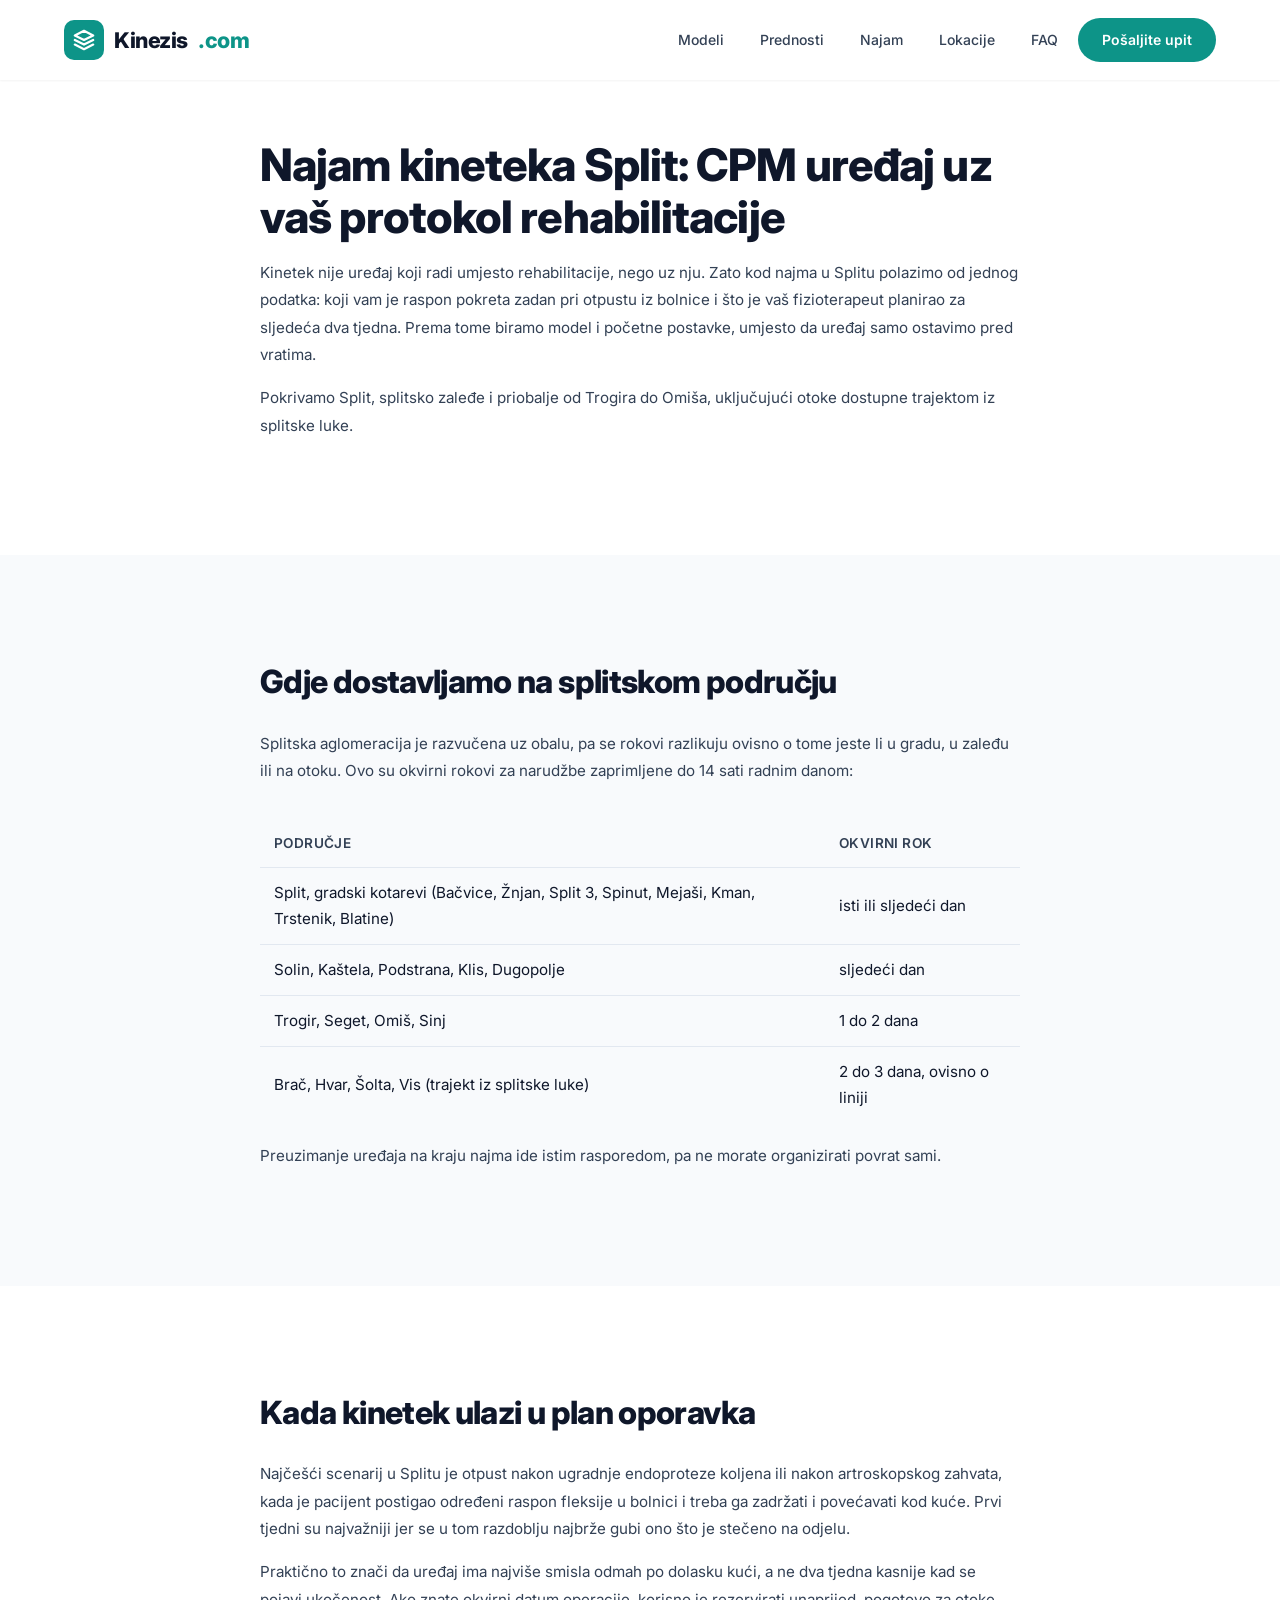
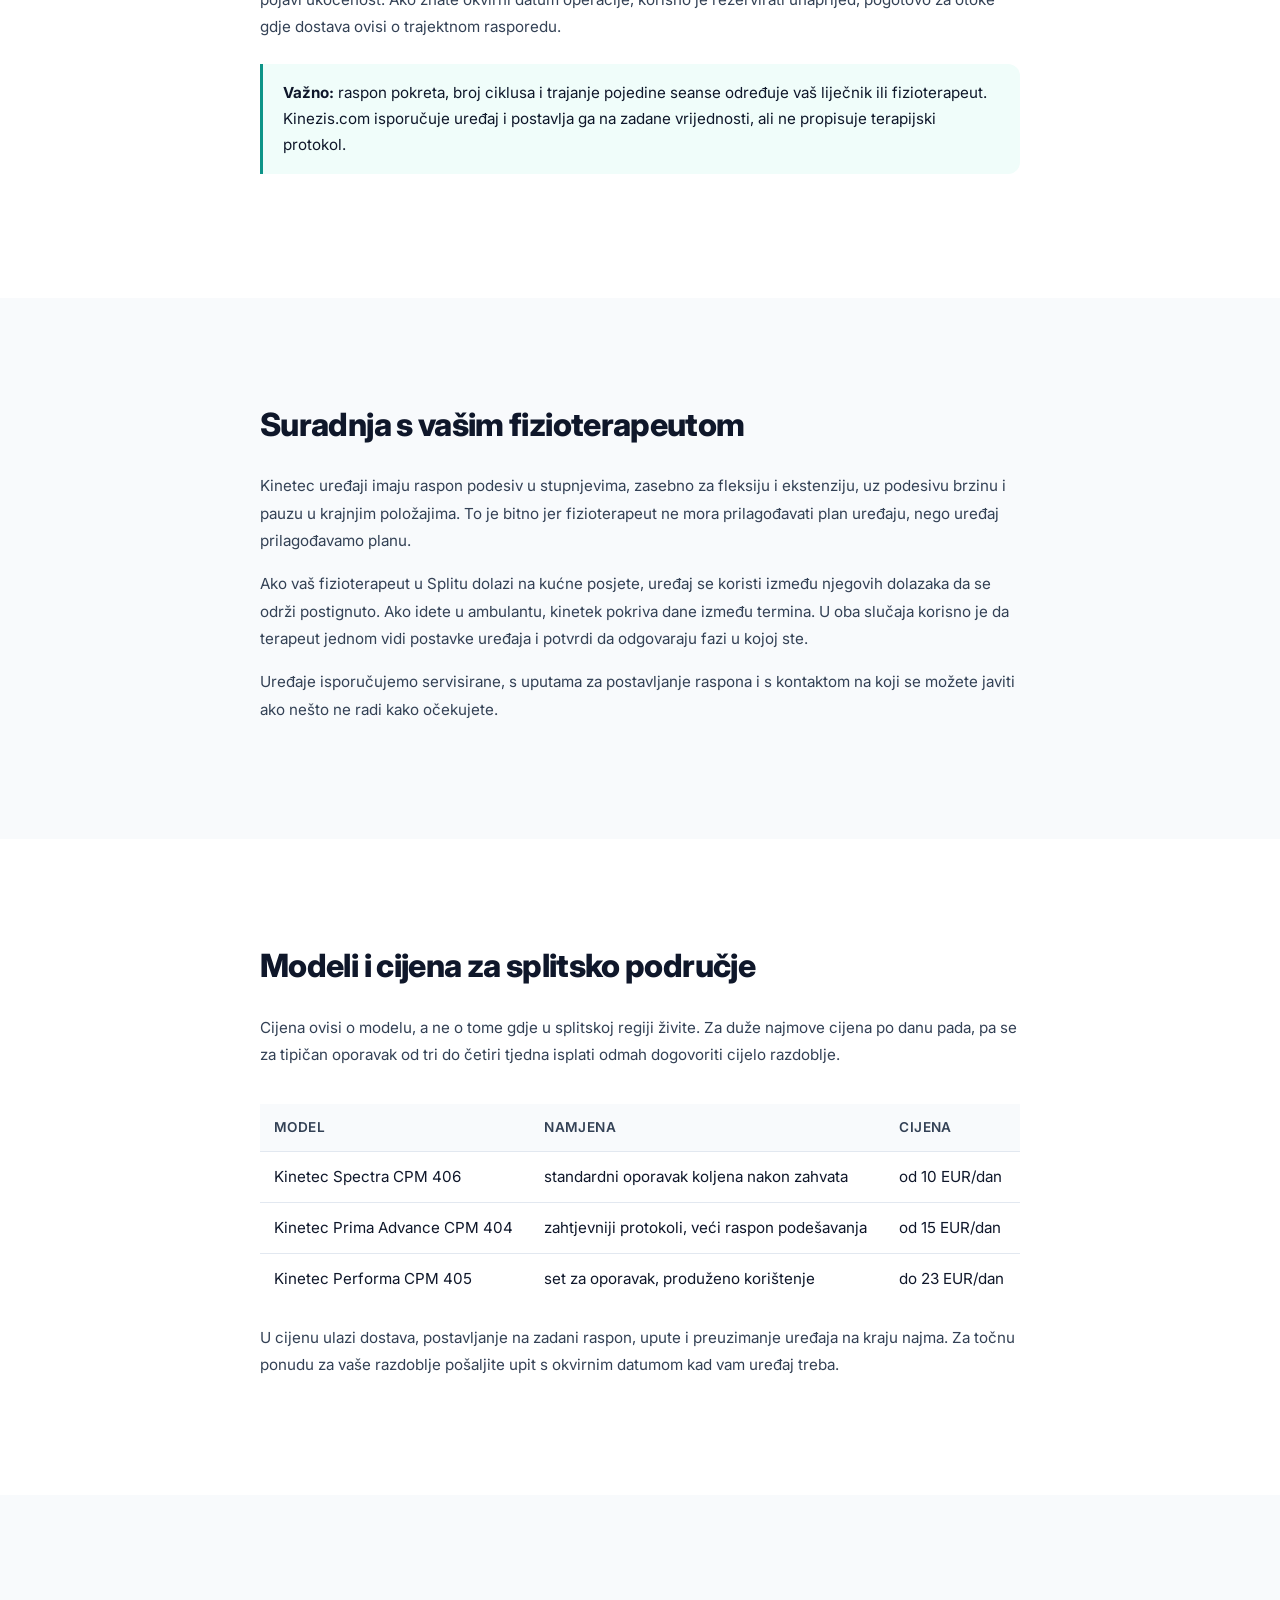
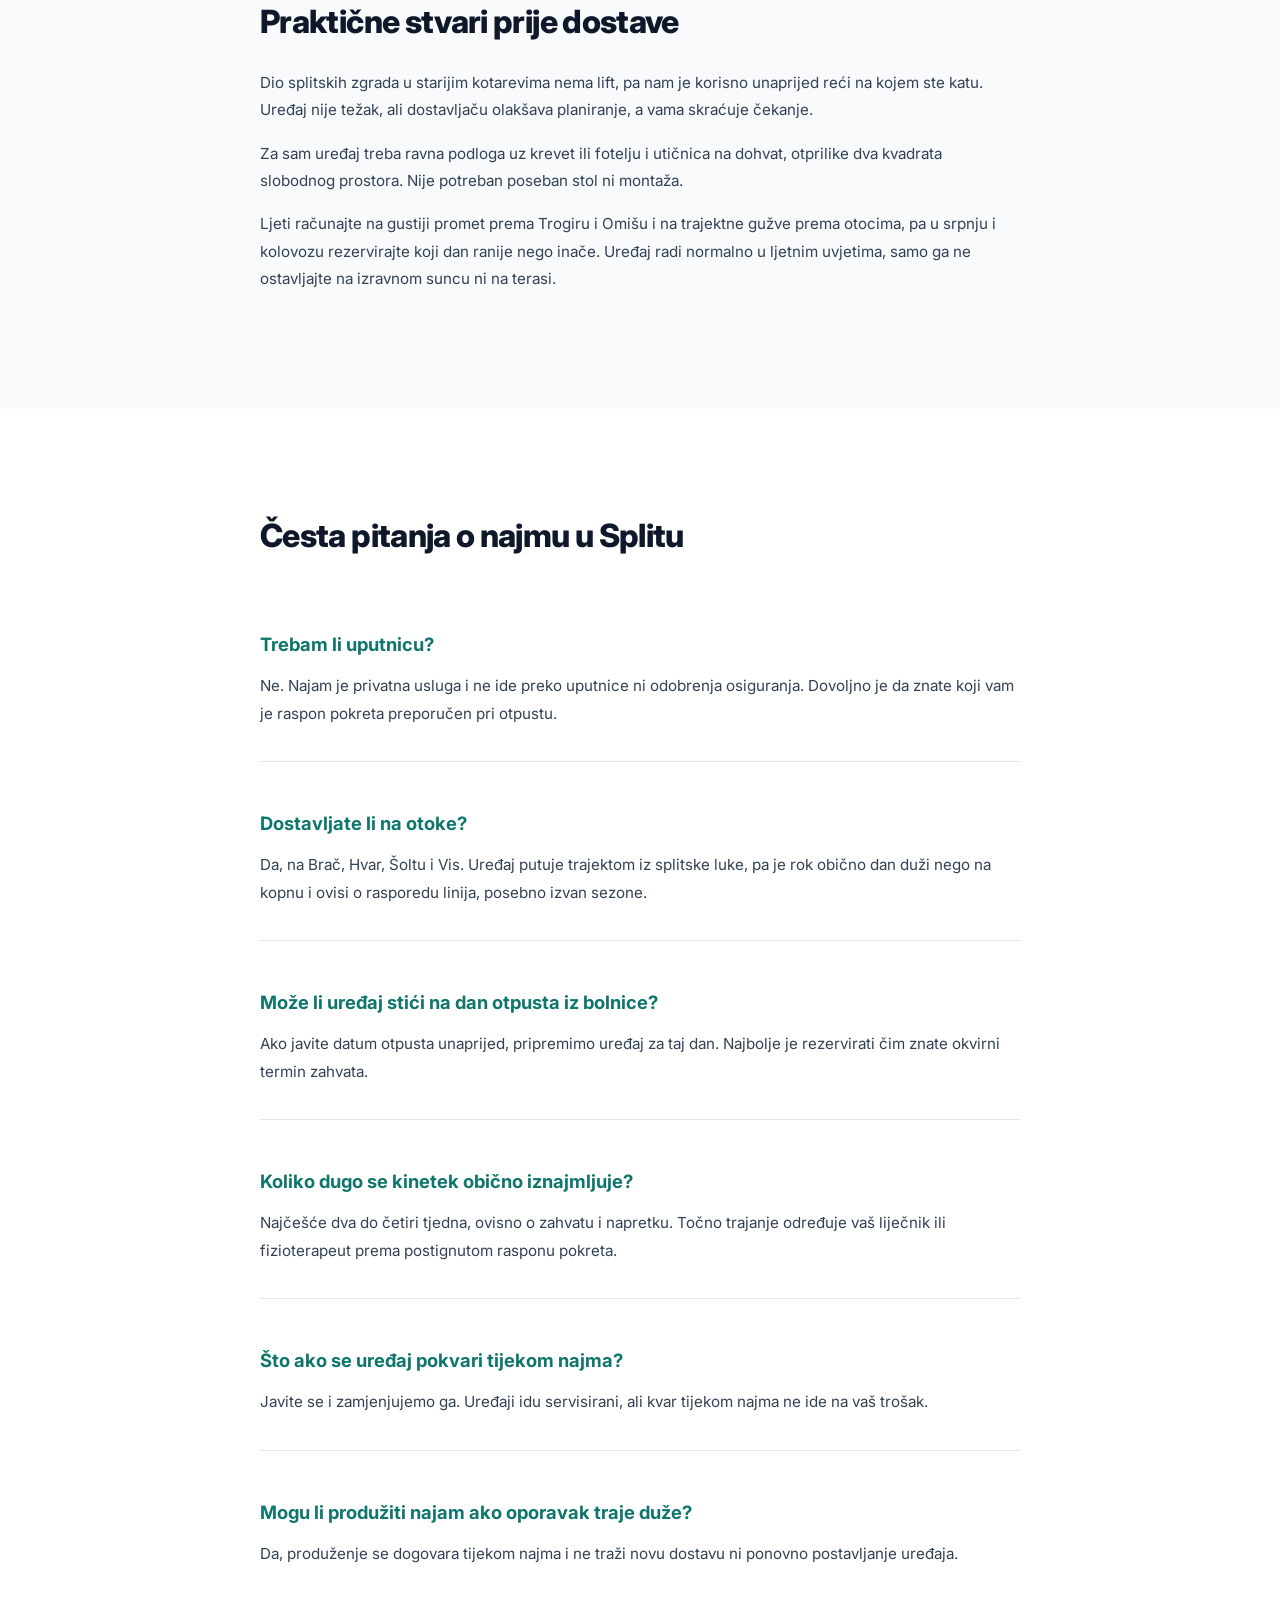
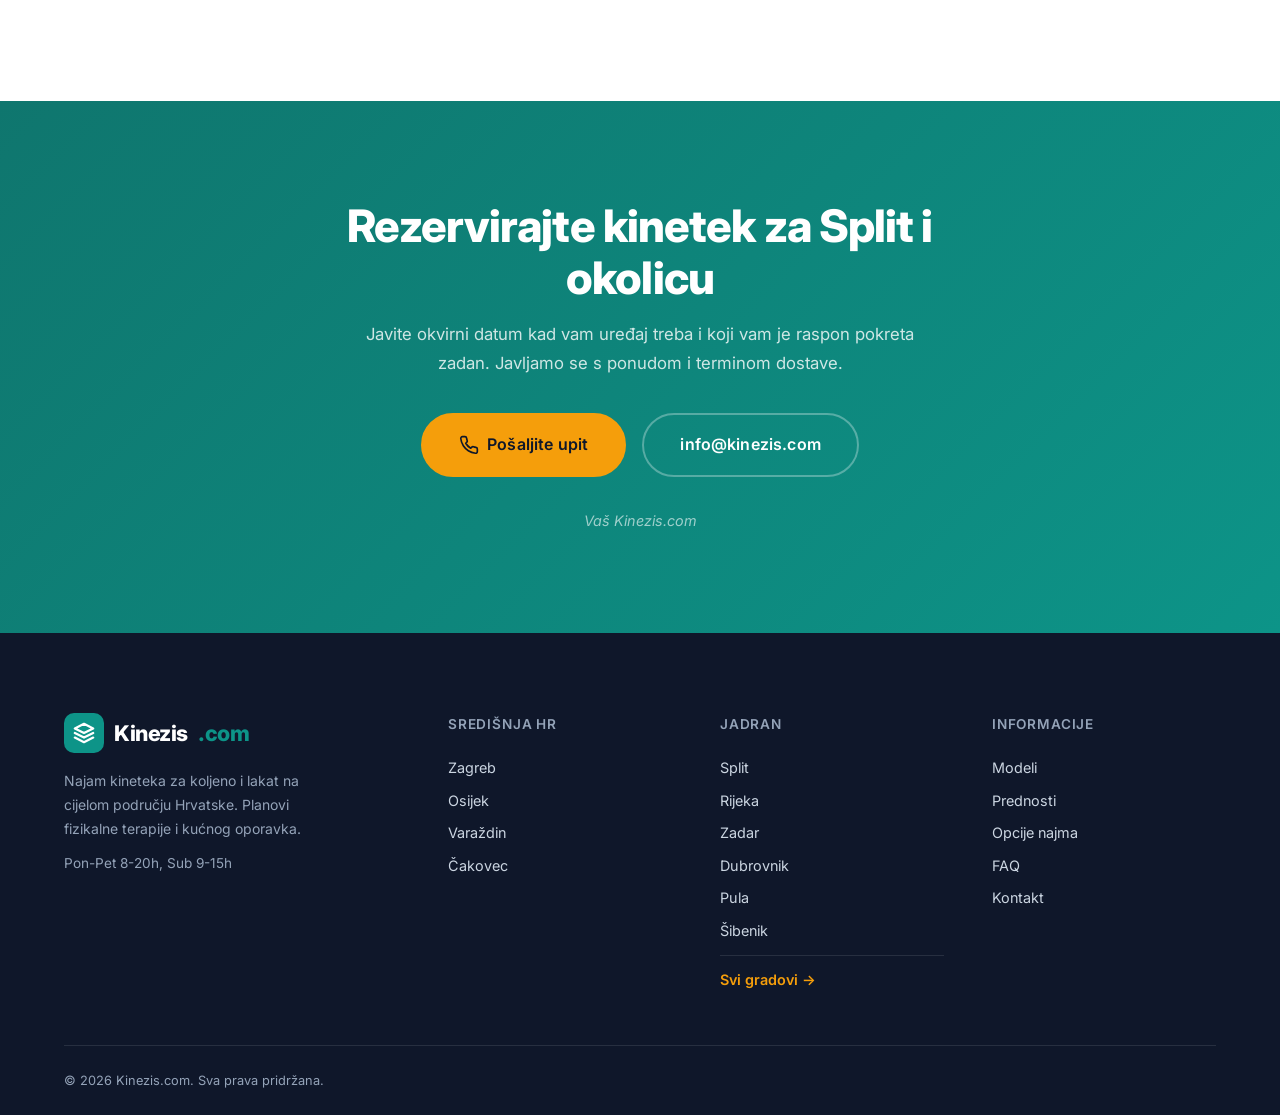
<file: najam-kineteka-split/index.html>
<!DOCTYPE html>
<html lang="hr">
<head>
    <meta charset="UTF-8">
    <meta name="viewport" content="width=device-width, initial-scale=1.0">
    <title>Najam kineteka Split | CPM uređaj uz vaš protokol | Kinezis.com</title>
    <meta name="description" content="Najam CPM kineteka u Splitu, Solinu, Kaštelima i Trogiru. Uređaj usklađen s protokolom vašeg fizioterapeuta, dostava na kućnu adresu, od 10 EUR/dan.">
    <meta name="keywords" content="najam kineteka Split, kinetek Split, CPM uredaj Split, rehabilitacija koljena Split, kinetek najam Split">
    <meta name="robots" content="index, follow, max-snippet:-1, max-image-preview:large">
    <meta name="geo.region" content="HR">
    <meta name="geo.placename" content="Split">
    <link rel="canonical" href="https://kinezis.com/najam-kineteka-split/">

    <meta property="og:type" content="article">
    <meta property="og:url" content="https://kinezis.com/najam-kineteka-split/">
    <meta property="og:title" content="Najam kineteka Split | CPM uređaj uz vaš protokol">
    <meta property="og:description" content="Najam CPM kineteka u Splitu i okolici. Uređaj usklađen s protokolom vašeg fizioterapeuta, dostava na kućnu adresu.">
    <meta property="og:image" content="https://kinezis.com/assets/images/kinetek-hero.jpg">
    <meta property="og:locale" content="hr_HR">
    <meta property="og:site_name" content="Kinezis.com">

    <link rel="icon" type="image/svg+xml" href="/favicon.svg">
    <link rel="apple-touch-icon" href="/favicon.svg">

    <style>
        *,*::before,*::after{margin:0;padding:0;box-sizing:border-box}
        :root{--primary:#0d9488;--primary-dark:#0f766e;--primary-light:#5eead4;--primary-50:#f0fdfa;--accent:#f59e0b;--dark:#0f172a;--dark-600:#334155;--dark-400:#94a3b8;--gray-50:#f8fafc;--gray-100:#f1f5f9;--gray-200:#e2e8f0;--white:#fff;--font:'Inter',system-ui,sans-serif;--ease:cubic-bezier(.22,1,.36,1);--shadow-sm:0 1px 2px rgba(0,0,0,.05);--shadow-md:0 4px 6px -1px rgba(0,0,0,.1);--shadow-lg:0 20px 25px -5px rgba(0,0,0,.1);--shadow-xl:0 25px 50px -12px rgba(0,0,0,.15);--radius:12px;--radius-lg:20px;--radius-full:9999px}
        html{scroll-behavior:smooth;scroll-padding-top:80px}
        body{font-family:var(--font);color:var(--dark);line-height:1.7;background:var(--white);-webkit-font-smoothing:antialiased;overflow-x:hidden}
        a{text-decoration:none;color:inherit}img,video,svg{max-width:100%;display:block}
        .container{max-width:1200px;margin:0 auto;padding:0 24px}
        .header{position:fixed;top:0;left:0;right:0;z-index:1000;background:rgba(255,255,255,.95);backdrop-filter:blur(16px);box-shadow:var(--shadow-sm)}
        .header__inner{display:flex;align-items:center;justify-content:space-between;height:80px}
        .logo{display:flex;align-items:center;gap:10px;font-weight:800;font-size:1.35rem;letter-spacing:-.02em}
        .logo__icon{width:40px;height:40px;background:var(--primary);border-radius:10px;display:flex;align-items:center;justify-content:center}
        .logo__icon svg{width:22px;height:22px}
        .logo span{color:var(--primary)}
        .nav{display:flex;align-items:center;gap:4px}
        .nav a{padding:8px 16px;border-radius:var(--radius-full);font-size:.875rem;font-weight:500;color:var(--dark-600);transition:all .2s}
        .nav a:hover{color:var(--primary);background:var(--gray-100)}
        .nav__cta{background:var(--primary)!important;color:var(--white)!important;padding:10px 24px!important;font-weight:600!important}
        .nav__cta:hover{background:var(--primary-dark)!important}
        .hamburger{display:none;flex-direction:column;gap:5px;background:none;border:none;cursor:pointer;padding:8px;z-index:1001}
        .hamburger span{display:block;width:22px;height:2px;background:var(--dark);border-radius:2px;transition:all .3s}
        .zone-table{width:100%;border-collapse:collapse;margin:20px 0;font-size:.95rem}
        .zone-table th,.zone-table td{padding:12px 14px;text-align:left;border-bottom:1px solid var(--gray-200)}
        .zone-table th{background:var(--gray-50);font-weight:600;font-size:.85rem;text-transform:uppercase;letter-spacing:.03em;color:var(--dark-600)}
        .zone-table tr:last-child td{border-bottom:none}
        .table-wrap{overflow-x:auto;-webkit-overflow-scrolling:touch}
        .faq-item{border-bottom:1px solid var(--gray-200);padding:18px 0}
        .faq-item:last-child{border-bottom:none}
        .faq-item h3{font-size:1.05rem;margin-bottom:8px;color:var(--primary-dark)}
        .note{background:var(--primary-50);border-left:3px solid var(--primary);padding:16px 20px;border-radius:0 var(--radius) var(--radius) 0;margin:24px 0;font-size:.95rem}
        @media(max-width:768px){.nav{position:fixed;top:0;right:0;bottom:0;width:300px;background:var(--white);flex-direction:column;padding:100px 32px 32px;transform:translateX(100%);transition:transform .4s var(--ease);box-shadow:var(--shadow-xl);z-index:999}.nav.open{transform:translateX(0)}.nav a{padding:14px 20px;font-size:1rem;width:100%;border-radius:var(--radius)}.hamburger{display:flex}}
    </style>

    <link rel="preconnect" href="https://fonts.googleapis.com">
    <link rel="preconnect" href="https://fonts.gstatic.com" crossorigin>
    <link rel="preload" as="style" href="https://fonts.googleapis.com/css2?family=Inter:wght@400;500;600;700;800&display=swap" onload="this.onload=null;this.rel='stylesheet'">
    <noscript><link rel="stylesheet" href="https://fonts.googleapis.com/css2?family=Inter:wght@400;500;600;700;800&display=swap"></noscript>
    <link rel="stylesheet" href="/style.css" media="print" onload="this.media='all'">
    <noscript><link rel="stylesheet" href="/style.css"></noscript>

    <script type="application/ld+json">
    {"@context":"https://schema.org","@type":"LocalBusiness","name":"Kinezis.com","description":"Najam Kinetec CPM uredaja u Splitu i splitskom zaledju, uskladjen s protokolom rehabilitacije nakon operacije koljena.","url":"https://kinezis.com/najam-kineteka-split/","email":"info@kinezis.com","address":{"@type":"PostalAddress","addressLocality":"Split","addressRegion":"Splitsko-dalmatinska zupanija","addressCountry":"HR"},"areaServed":[{"@type":"City","name":"Split"},{"@type":"City","name":"Solin"},{"@type":"City","name":"Kastela"},{"@type":"City","name":"Trogir"},{"@type":"City","name":"Omis"}],"priceRange":"10-23 EUR/dan","openingHoursSpecification":[{"@type":"OpeningHoursSpecification","dayOfWeek":["Monday","Tuesday","Wednesday","Thursday","Friday"],"opens":"08:00","closes":"20:00"},{"@type":"OpeningHoursSpecification","dayOfWeek":"Saturday","opens":"09:00","closes":"15:00"}]}
    </script>
    <script type="application/ld+json">
{
  "@context": "https://schema.org",
  "@type": "BreadcrumbList",
  "itemListElement": [
    {"@type": "ListItem", "position": 1, "name": "Početna", "item": "https://kinezis.com/"},
    {"@type": "ListItem", "position": 2, "name": "Gradovi", "item": "https://kinezis.com/gradovi/"},
    {"@type": "ListItem", "position": 3, "name": "Split", "item": "https://kinezis.com/najam-kineteka-split/"}
  ]
}
    </script>
    <script type="application/ld+json">
{
  "@context": "https://schema.org",
  "@type": "FAQPage",
  "mainEntity": [
    {"@type":"Question","name":"Trebam li uputnicu za najam kineteka u Splitu?","acceptedAnswer":{"@type":"Answer","text":"Ne. Najam je privatna usluga i ne ide preko uputnice ni odobrenja osiguranja. Dovoljno je da znate koji vam je raspon pokreta preporucen pri otpustu."}},
    {"@type":"Question","name":"Dostavljate li na otoke iz splitske luke?","acceptedAnswer":{"@type":"Answer","text":"Da, na Brac, Hvar, Soltu i Vis. Uredaj putuje trajektom, pa rok ovisi o rasporedu linija i obicno je dan duzi nego na kopnu."}},
    {"@type":"Question","name":"Moze li se uredaj preuzeti isti dan kad me otpustaju iz bolnice?","acceptedAnswer":{"@type":"Answer","text":"Ako javite datum otpusta unaprijed, uredaj pripremimo za taj dan. Najbolje je rezervirati cim znate okvirni termin operacije."}},
    {"@type":"Question","name":"Koliko dugo se kinetek obicno iznajmljuje nakon operacije koljena?","acceptedAnswer":{"@type":"Answer","text":"Najcesce dva do cetiri tjedna, ovisno o zahvatu i napretku. Tocno trajanje odredjuje vas lijecnik ili fizioterapeut prema postignutom rasponu pokreta."}},
    {"@type":"Question","name":"Radi li kinetek s protokolom mog fizioterapeuta?","acceptedAnswer":{"@type":"Answer","text":"Da. Kinetec uredaji imaju podesiv raspon u stupnjevima, pa fizioterapeut zadaje granice fleksije i ekstenzije koje se postavljaju na uredaju."}}
  ]
}
    </script>
</head>
<body>

    <header class="header" id="header">
        <div class="container">
            <div class="header__inner">
                <a href="/" class="logo">
                    <div class="logo__icon"><svg viewBox="0 0 24 24" fill="none" stroke="white" stroke-width="2.5" stroke-linecap="round" stroke-linejoin="round"><path d="M12 2L2 7l10 5 10-5-10-5z"/><path d="M2 17l10 5 10-5"/><path d="M2 12l10 5 10-5"/></svg></div>
                    Kinezis<span>.com</span>
                </a>
                <nav class="nav" id="nav">
                    <a href="/#modeli">Modeli</a>
                    <a href="/#prednosti">Prednosti</a>
                    <a href="/#najam">Najam</a>
                    <a href="/#lokacije">Lokacije</a>
                    <a href="/#faq">FAQ</a>
                    <a href="/kontakt/" class="nav__cta">Pošaljite upit</a>
                </nav>
                <button class="hamburger" id="hamburger" aria-label="Izbornik"><span></span><span></span><span></span></button>
            </div>
        </div>
    </header>
    <div class="nav-overlay" id="navOverlay"></div>

    <section class="section" style="padding-top:140px">
        <div class="container">
            <div class="article">
                <h1 class="section__title">Najam kineteka Split: CPM uređaj uz vaš protokol rehabilitacije</h1>
                <p>Kinetek nije uređaj koji radi umjesto rehabilitacije, nego uz nju. Zato kod najma u Splitu polazimo od jednog podatka: koji vam je raspon pokreta zadan pri otpustu iz bolnice i što je vaš fizioterapeut planirao za sljedeća dva tjedna. Prema tome biramo model i početne postavke, umjesto da uređaj samo ostavimo pred vratima.</p>
                <p>Pokrivamo Split, splitsko zaleđe i priobalje od Trogira do Omiša, uključujući otoke dostupne trajektom iz splitske luke.</p>
            </div>
        </div>
    </section>

    <section class="section section--gray">
        <div class="container">
            <div class="article">
                <h2>Gdje dostavljamo na splitskom području</h2>
                <p>Splitska aglomeracija je razvučena uz obalu, pa se rokovi razlikuju ovisno o tome jeste li u gradu, u zaleđu ili na otoku. Ovo su okvirni rokovi za narudžbe zaprimljene do 14 sati radnim danom:</p>
                <div class="table-wrap">
                <table class="zone-table">
                    <thead><tr><th>Područje</th><th>Okvirni rok</th></tr></thead>
                    <tbody>
                        <tr><td>Split, gradski kotarevi (Bačvice, Žnjan, Split 3, Spinut, Mejaši, Kman, Trstenik, Blatine)</td><td>isti ili sljedeći dan</td></tr>
                        <tr><td>Solin, Kaštela, Podstrana, Klis, Dugopolje</td><td>sljedeći dan</td></tr>
                        <tr><td>Trogir, Seget, Omiš, Sinj</td><td>1 do 2 dana</td></tr>
                        <tr><td>Brač, Hvar, Šolta, Vis (trajekt iz splitske luke)</td><td>2 do 3 dana, ovisno o liniji</td></tr>
                    </tbody>
                </table>
                </div>
                <p>Preuzimanje uređaja na kraju najma ide istim rasporedom, pa ne morate organizirati povrat sami.</p>
            </div>
        </div>
    </section>

    <section class="section">
        <div class="container">
            <div class="article">
                <h2>Kada kinetek ulazi u plan oporavka</h2>
                <p>Najčešći scenarij u Splitu je otpust nakon ugradnje endoproteze koljena ili nakon artroskopskog zahvata, kada je pacijent postigao određeni raspon fleksije u bolnici i treba ga zadržati i povećavati kod kuće. Prvi tjedni su najvažniji jer se u tom razdoblju najbrže gubi ono što je stečeno na odjelu.</p>
                <p>Praktično to znači da uređaj ima najviše smisla odmah po dolasku kući, a ne dva tjedna kasnije kad se pojavi ukočenost. Ako znate okvirni datum operacije, korisno je rezervirati unaprijed, pogotovo za otoke gdje dostava ovisi o trajektnom rasporedu.</p>
                <div class="note">
                    <strong>Važno:</strong> raspon pokreta, broj ciklusa i trajanje pojedine seanse određuje vaš liječnik ili fizioterapeut. Kinezis.com isporučuje uređaj i postavlja ga na zadane vrijednosti, ali ne propisuje terapijski protokol.
                </div>
            </div>
        </div>
    </section>

    <section class="section section--gray">
        <div class="container">
            <div class="article">
                <h2>Suradnja s vašim fizioterapeutom</h2>
                <p>Kinetec uređaji imaju raspon podesiv u stupnjevima, zasebno za fleksiju i ekstenziju, uz podesivu brzinu i pauzu u krajnjim položajima. To je bitno jer fizioterapeut ne mora prilagođavati plan uređaju, nego uređaj prilagođavamo planu.</p>
                <p>Ako vaš fizioterapeut u Splitu dolazi na kućne posjete, uređaj se koristi između njegovih dolazaka da se održi postignuto. Ako idete u ambulantu, kinetek pokriva dane između termina. U oba slučaja korisno je da terapeut jednom vidi postavke uređaja i potvrdi da odgovaraju fazi u kojoj ste.</p>
                <p>Uređaje isporučujemo servisirane, s uputama za postavljanje raspona i s kontaktom na koji se možete javiti ako nešto ne radi kako očekujete.</p>
            </div>
        </div>
    </section>

    <section class="section">
        <div class="container">
            <div class="article">
                <h2>Modeli i cijena za splitsko područje</h2>
                <p>Cijena ovisi o modelu, a ne o tome gdje u splitskoj regiji živite. Za duže najmove cijena po danu pada, pa se za tipičan oporavak od tri do četiri tjedna isplati odmah dogovoriti cijelo razdoblje.</p>
                <div class="table-wrap">
                <table class="zone-table">
                    <thead><tr><th>Model</th><th>Namjena</th><th>Cijena</th></tr></thead>
                    <tbody>
                        <tr><td>Kinetec Spectra CPM 406</td><td>standardni oporavak koljena nakon zahvata</td><td>od 10 EUR/dan</td></tr>
                        <tr><td>Kinetec Prima Advance CPM 404</td><td>zahtjevniji protokoli, veći raspon podešavanja</td><td>od 15 EUR/dan</td></tr>
                        <tr><td>Kinetec Performa CPM 405</td><td>set za oporavak, produženo korištenje</td><td>do 23 EUR/dan</td></tr>
                    </tbody>
                </table>
                </div>
                <p>U cijenu ulazi dostava, postavljanje na zadani raspon, upute i preuzimanje uređaja na kraju najma. Za točnu ponudu za vaše razdoblje pošaljite upit s okvirnim datumom kad vam uređaj treba.</p>
            </div>
        </div>
    </section>

    <section class="section section--gray">
        <div class="container">
            <div class="article">
                <h2>Praktične stvari prije dostave</h2>
                <p>Dio splitskih zgrada u starijim kotarevima nema lift, pa nam je korisno unaprijed reći na kojem ste katu. Uređaj nije težak, ali dostavljaču olakšava planiranje, a vama skraćuje čekanje.</p>
                <p>Za sam uređaj treba ravna podloga uz krevet ili fotelju i utičnica na dohvat, otprilike dva kvadrata slobodnog prostora. Nije potreban poseban stol ni montaža.</p>
                <p>Ljeti računajte na gustiji promet prema Trogiru i Omišu i na trajektne gužve prema otocima, pa u srpnju i kolovozu rezervirajte koji dan ranije nego inače. Uređaj radi normalno u ljetnim uvjetima, samo ga ne ostavljajte na izravnom suncu ni na terasi.</p>
            </div>
        </div>
    </section>

    <section class="section">
        <div class="container">
            <div class="article">
                <h2>Česta pitanja o najmu u Splitu</h2>
                <div class="faq-item">
                    <h3>Trebam li uputnicu?</h3>
                    <p>Ne. Najam je privatna usluga i ne ide preko uputnice ni odobrenja osiguranja. Dovoljno je da znate koji vam je raspon pokreta preporučen pri otpustu.</p>
                </div>
                <div class="faq-item">
                    <h3>Dostavljate li na otoke?</h3>
                    <p>Da, na Brač, Hvar, Šoltu i Vis. Uređaj putuje trajektom iz splitske luke, pa je rok obično dan duži nego na kopnu i ovisi o rasporedu linija, posebno izvan sezone.</p>
                </div>
                <div class="faq-item">
                    <h3>Može li uređaj stići na dan otpusta iz bolnice?</h3>
                    <p>Ako javite datum otpusta unaprijed, pripremimo uređaj za taj dan. Najbolje je rezervirati čim znate okvirni termin zahvata.</p>
                </div>
                <div class="faq-item">
                    <h3>Koliko dugo se kinetek obično iznajmljuje?</h3>
                    <p>Najčešće dva do četiri tjedna, ovisno o zahvatu i napretku. Točno trajanje određuje vaš liječnik ili fizioterapeut prema postignutom rasponu pokreta.</p>
                </div>
                <div class="faq-item">
                    <h3>Što ako se uređaj pokvari tijekom najma?</h3>
                    <p>Javite se i zamjenjujemo ga. Uređaji idu servisirani, ali kvar tijekom najma ne ide na vaš trošak.</p>
                </div>
                <div class="faq-item">
                    <h3>Mogu li produžiti najam ako oporavak traje duže?</h3>
                    <p>Da, produženje se dogovara tijekom najma i ne traži novu dostavu ni ponovno postavljanje uređaja.</p>
                </div>
            </div>
        </div>
    </section>

    <section class="section section--primary">
        <div class="container">
            <div class="cta__center">
                <h2 class="section__title section__title--light">Rezervirajte kinetek za Split i okolicu</h2>
                <p class="cta__subtitle">Javite okvirni datum kad vam uređaj treba i koji vam je raspon pokreta zadan. Javljamo se s ponudom i terminom dostave.</p>
                <div class="cta__actions">
                    <a href="/kontakt/" class="btn btn--accent btn--lg">
                        <svg width="20" height="20" viewBox="0 0 24 24" fill="none" stroke="currentColor" stroke-width="2" stroke-linecap="round" stroke-linejoin="round"><path d="M22 16.92v3a2 2 0 01-2.18 2 19.79 19.79 0 01-8.63-3.07 19.5 19.5 0 01-6-6 19.79 19.79 0 01-3.07-8.67A2 2 0 014.11 2h3a2 2 0 012 1.72c.127.96.361 1.903.7 2.81a2 2 0 01-.45 2.11L8.09 9.91a16 16 0 006 6l1.27-1.27a2 2 0 012.11-.45c.907.339 1.85.573 2.81.7A2 2 0 0122 16.92z"/></svg>
                        Pošaljite upit
                    </a>
                    <a href="mailto:info@kinezis.com" class="btn btn--outline btn--lg" style="border-color:rgba(255,255,255,.3);color:white">
                        info@kinezis.com
                    </a>
                </div>
                <p class="cta__sign">Vaš Kinezis.com</p>
            </div>
        </div>
    </section>

    <footer class="footer">
        <div class="container">
            <div class="footer__grid">
                <div class="footer__brand">
                    <a href="/" class="logo"><div class="logo__icon"><svg viewBox="0 0 24 24" fill="none" stroke="white" stroke-width="2.5" stroke-linecap="round" stroke-linejoin="round"><path d="M12 2L2 7l10 5 10-5-10-5z"/><path d="M2 17l10 5 10-5"/><path d="M2 12l10 5 10-5"/></svg></div>Kinezis<span>.com</span></a>
                    <p>Najam kineteka za koljeno i lakat na cijelom području Hrvatske. Planovi fizikalne terapije i kućnog oporavka.</p>
                    <p style="margin-top:12px;font-size:.85rem;color:var(--dark-400)">Pon-Pet 8-20h, Sub 9-15h</p>
                </div>
                <div class="footer__col"><h4>Središnja HR</h4><a href="/najam-kineteka-zagreb/">Zagreb</a><a href="/najam-kineteka-osijek/">Osijek</a><a href="/najam-kineteka-varazdin/">Varaždin</a><a href="/najam-kineteka-cakovec/">Čakovec</a></div>
                <div class="footer__col"><h4>Jadran</h4><a href="/najam-kineteka-split/">Split</a><a href="/najam-kineteka-rijeka/">Rijeka</a><a href="/najam-kineteka-zadar/">Zadar</a><a href="/najam-kineteka-dubrovnik/">Dubrovnik</a><a href="/najam-kineteka-pula/">Pula</a><a href="/najam-kineteka-sibenik/">Šibenik</a><a href="/gradovi/" style="color:var(--accent);font-weight:600;margin-top:8px;padding-top:12px;border-top:1px solid rgba(255,255,255,.1)">Svi gradovi →</a></div>
                <div class="footer__col"><h4>Informacije</h4><a href="/#modeli">Modeli</a><a href="/#prednosti">Prednosti</a><a href="/#najam">Opcije najma</a><a href="/#faq">FAQ</a><a href="/kontakt/">Kontakt</a></div>
            </div>
            <div class="footer__bottom"><p>&copy; 2026 Kinezis.com. Sva prava pridržana.</p></div>
        </div>
    </footer>

    <a href="/kontakt/" class="phone-float" aria-label="Kontakt"><svg width="24" height="24" viewBox="0 0 24 24" fill="none" stroke="white" stroke-width="2" stroke-linecap="round" stroke-linejoin="round"><path d="M22 16.92v3a2 2 0 01-2.18 2 19.79 19.79 0 01-8.63-3.07 19.5 19.5 0 01-6-6 19.79 19.79 0 01-3.07-8.67A2 2 0 014.11 2h3a2 2 0 012 1.72c.127.96.361 1.903.7 2.81a2 2 0 01-.45 2.11L8.09 9.91a16 16 0 006 6l1.27-1.27a2 2 0 012.11-.45c.907.339 1.85.573 2.81.7A2 2 0 0122 16.92z"/></svg></a>

    <script src="/script.js" defer></script>
</body>
</html>
</file>
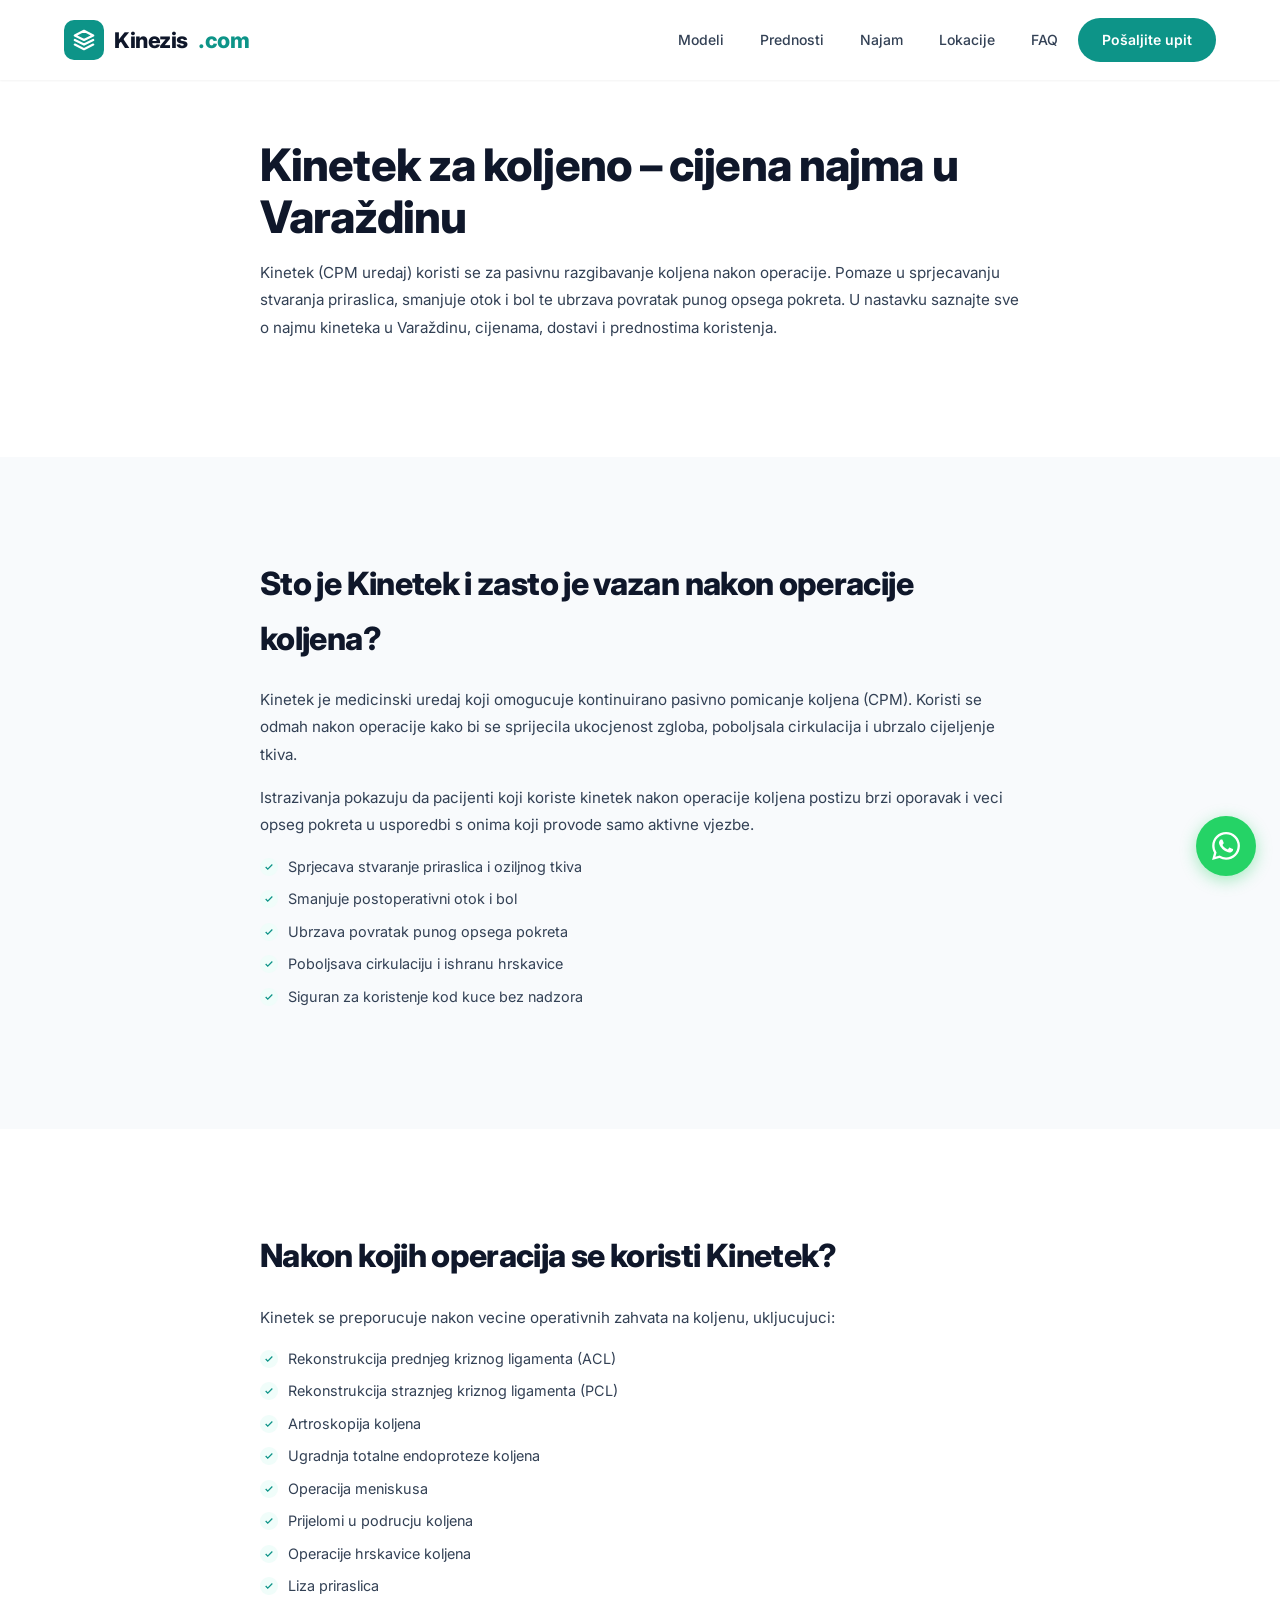
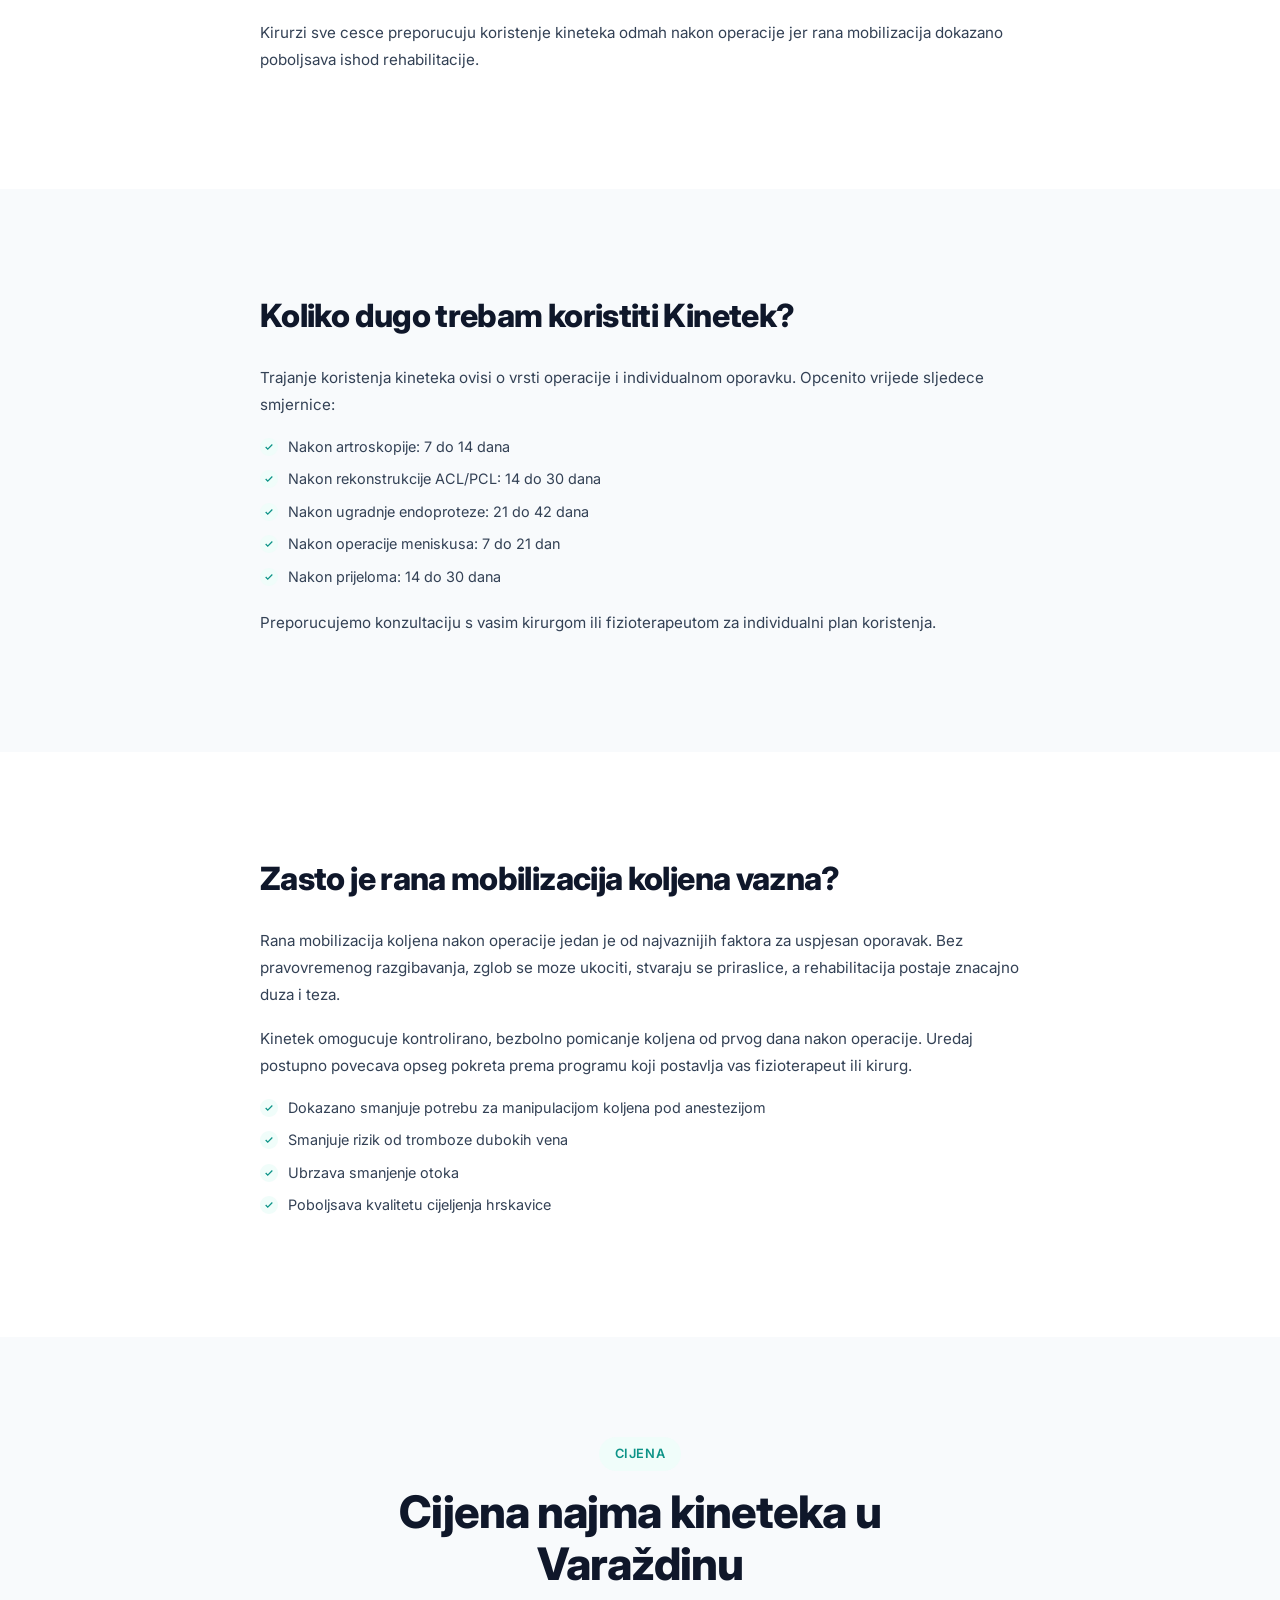
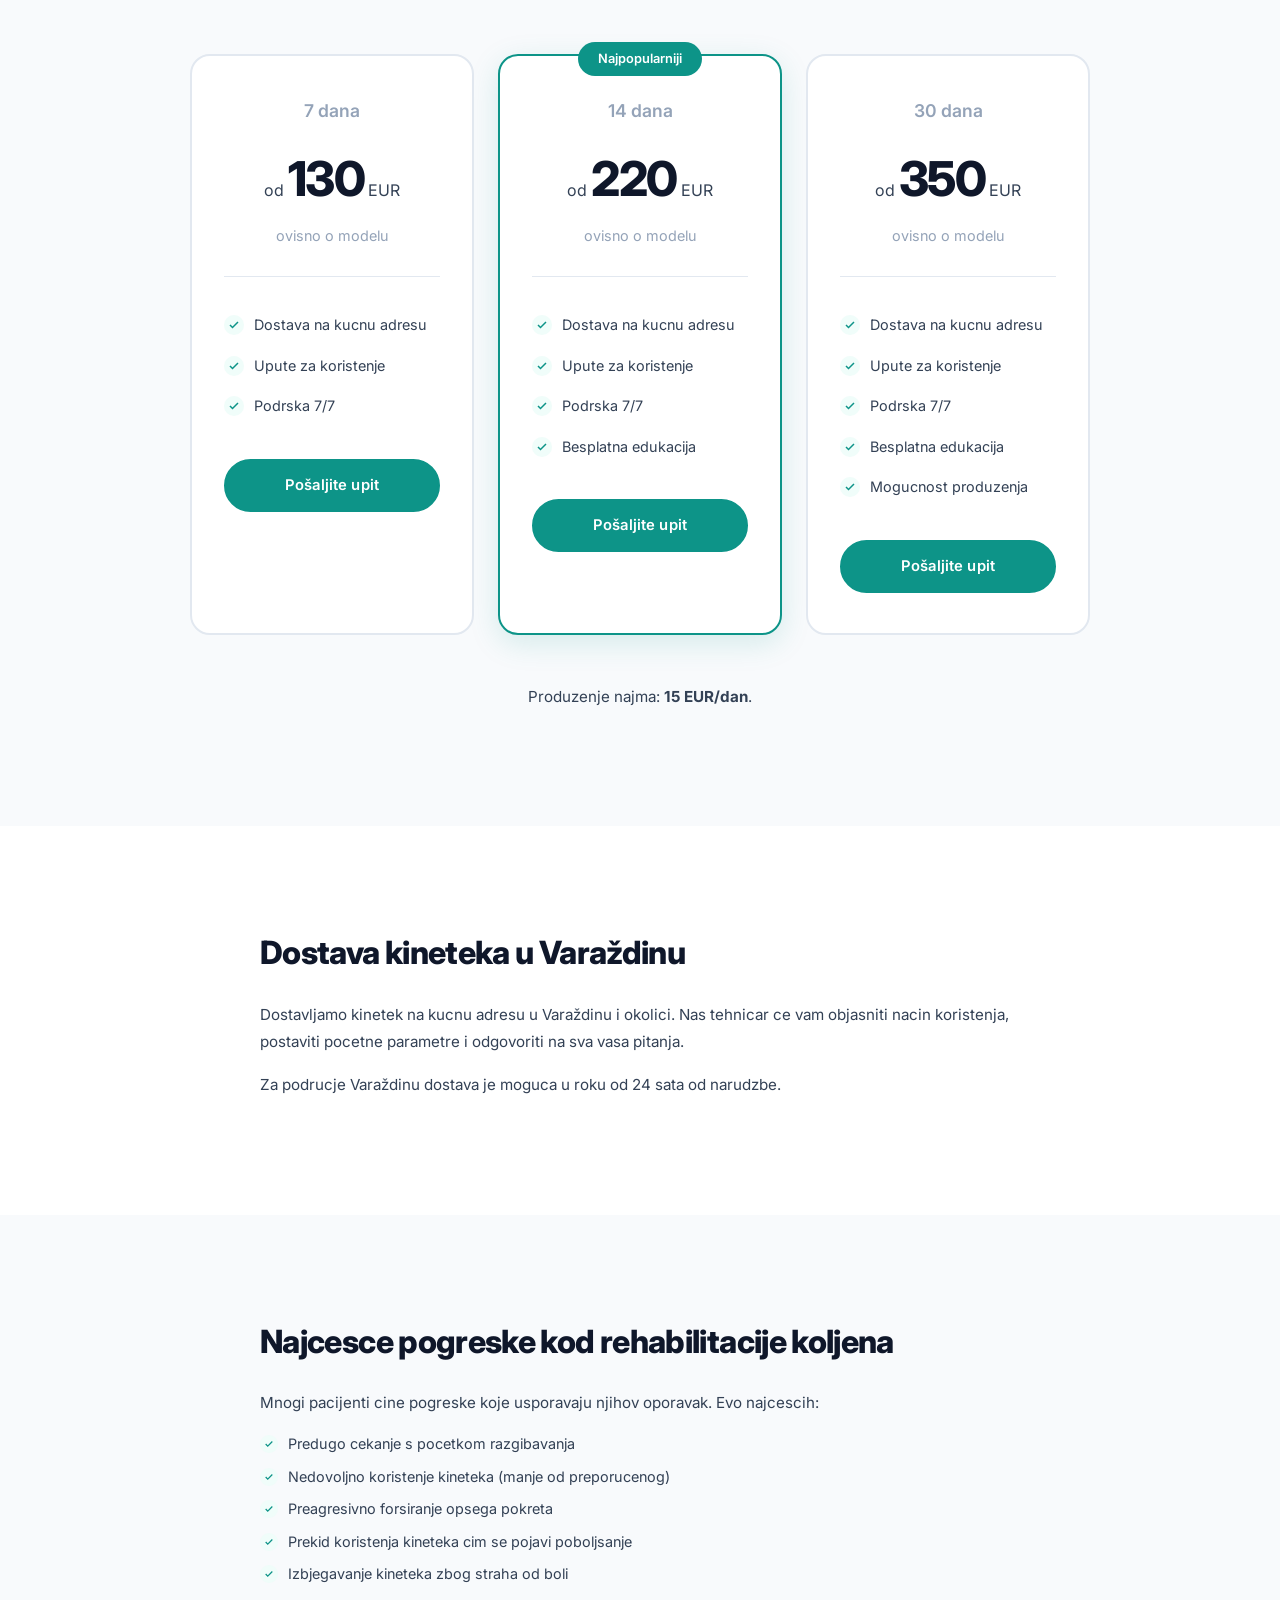
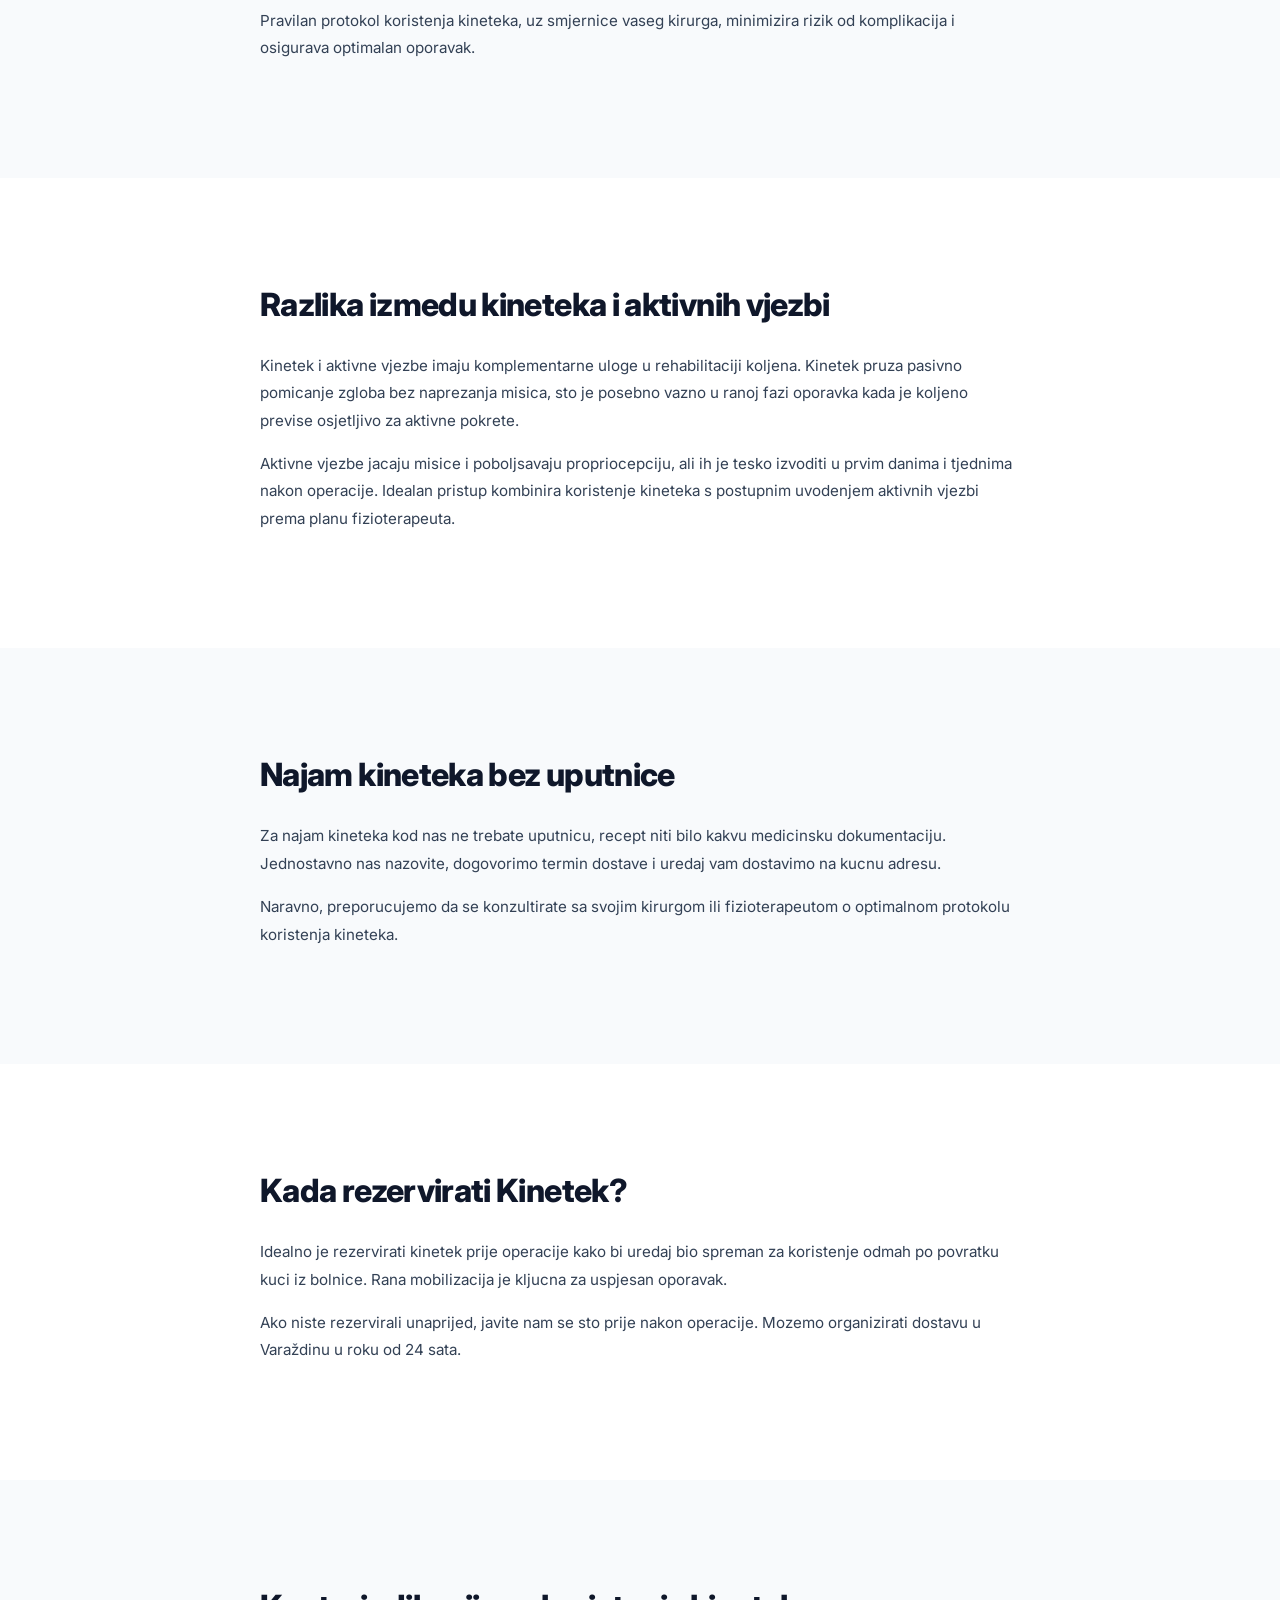
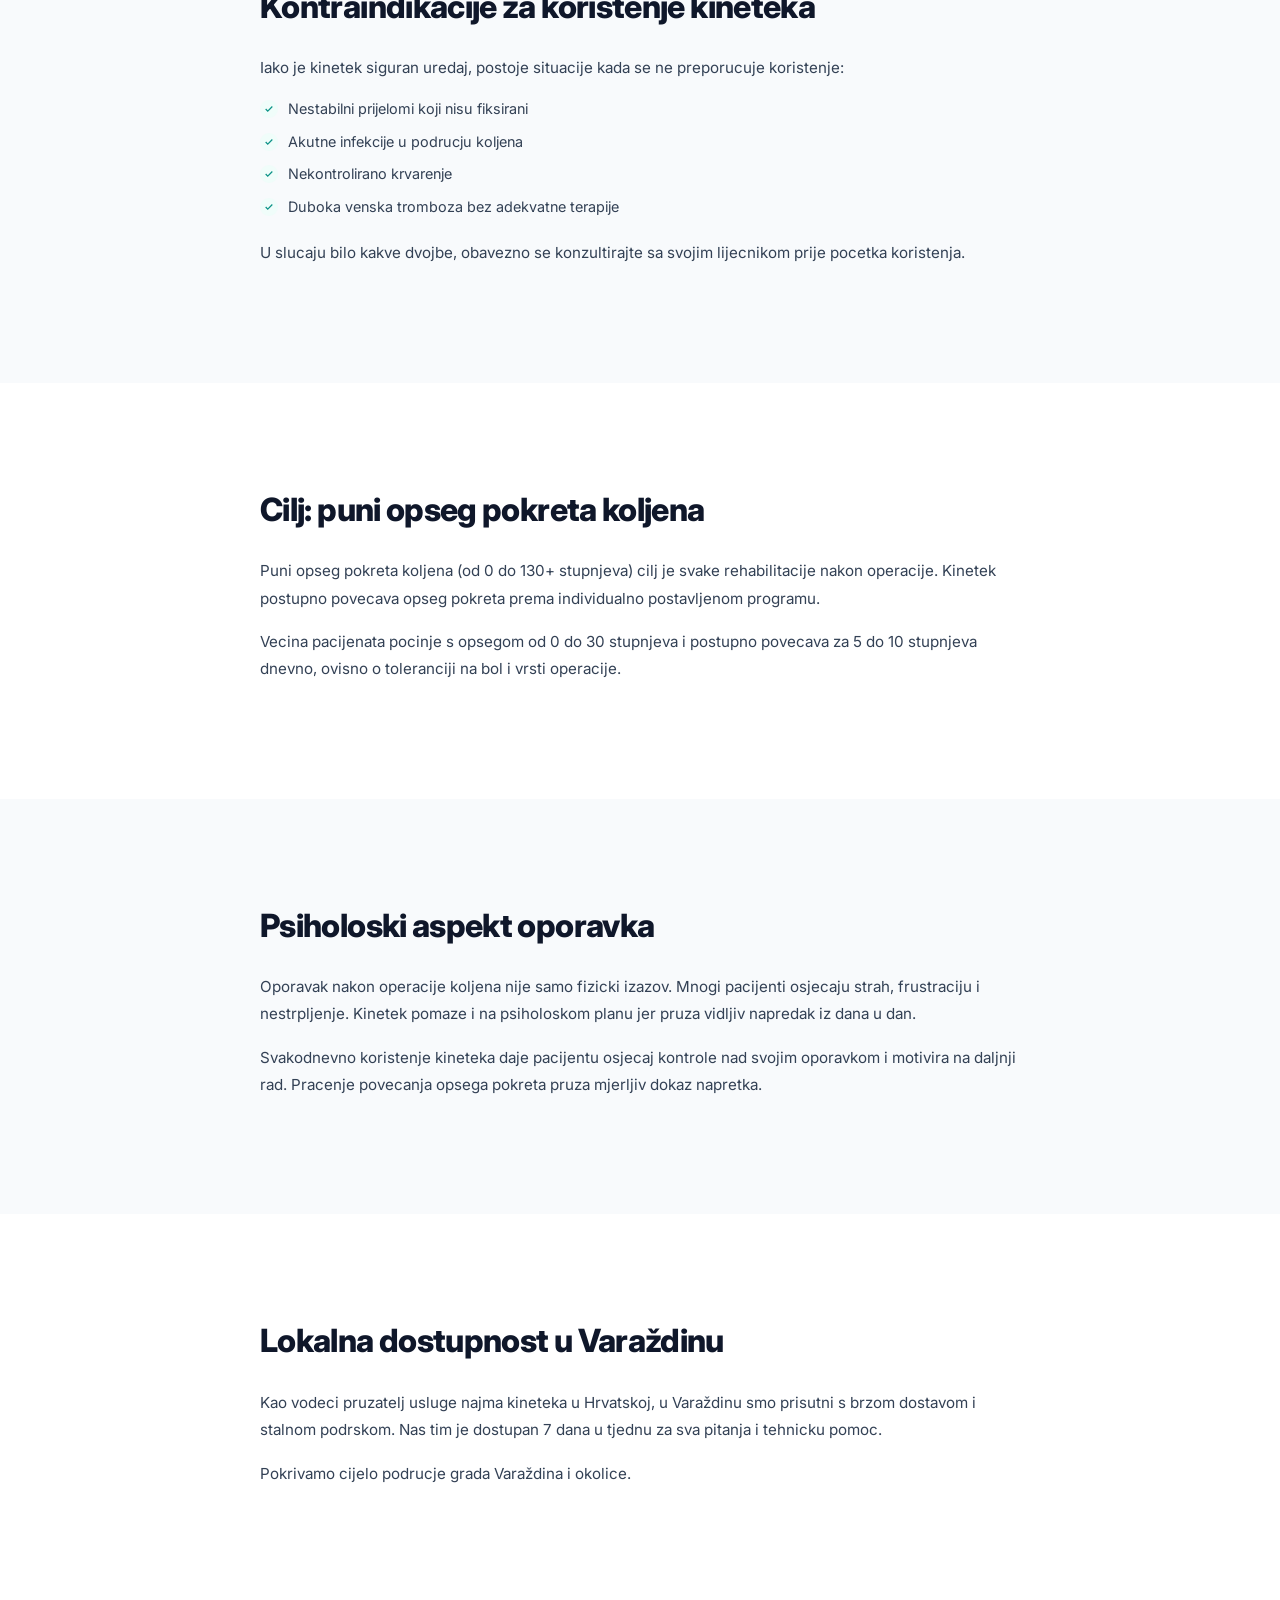
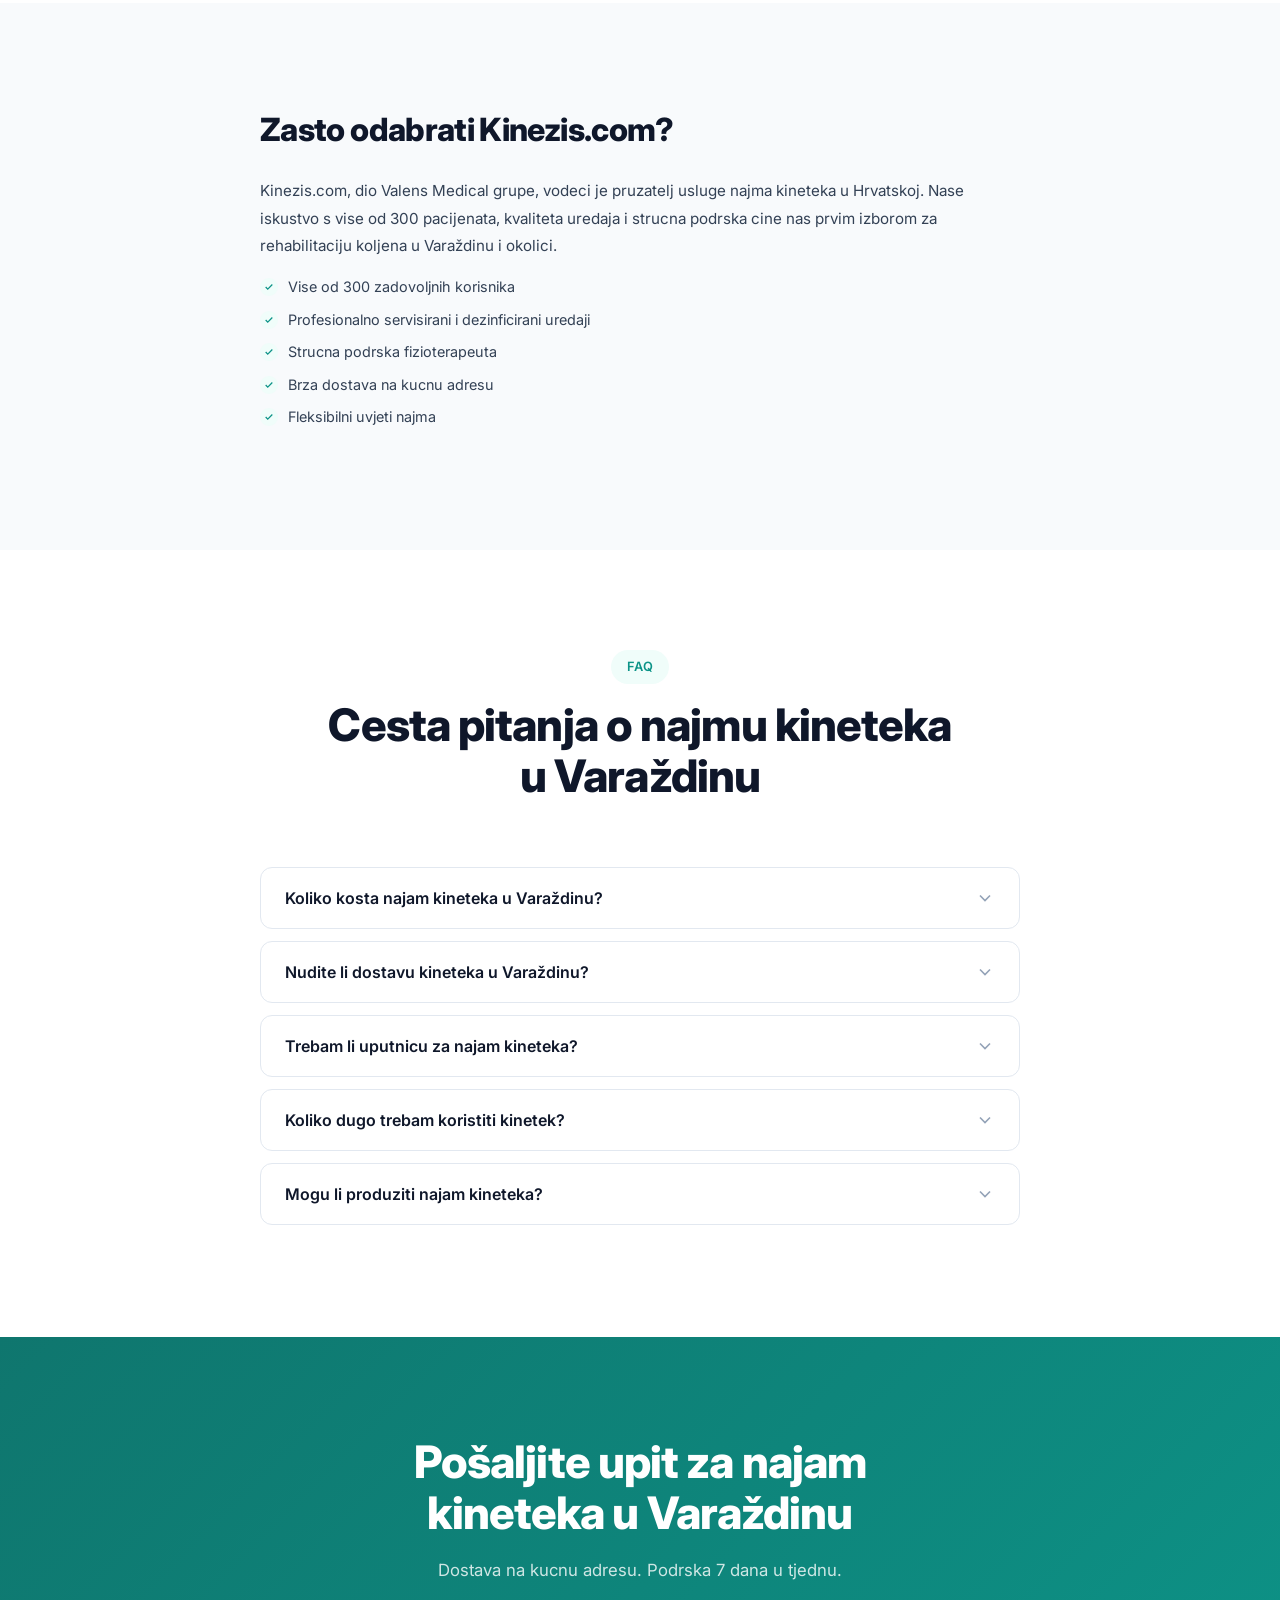
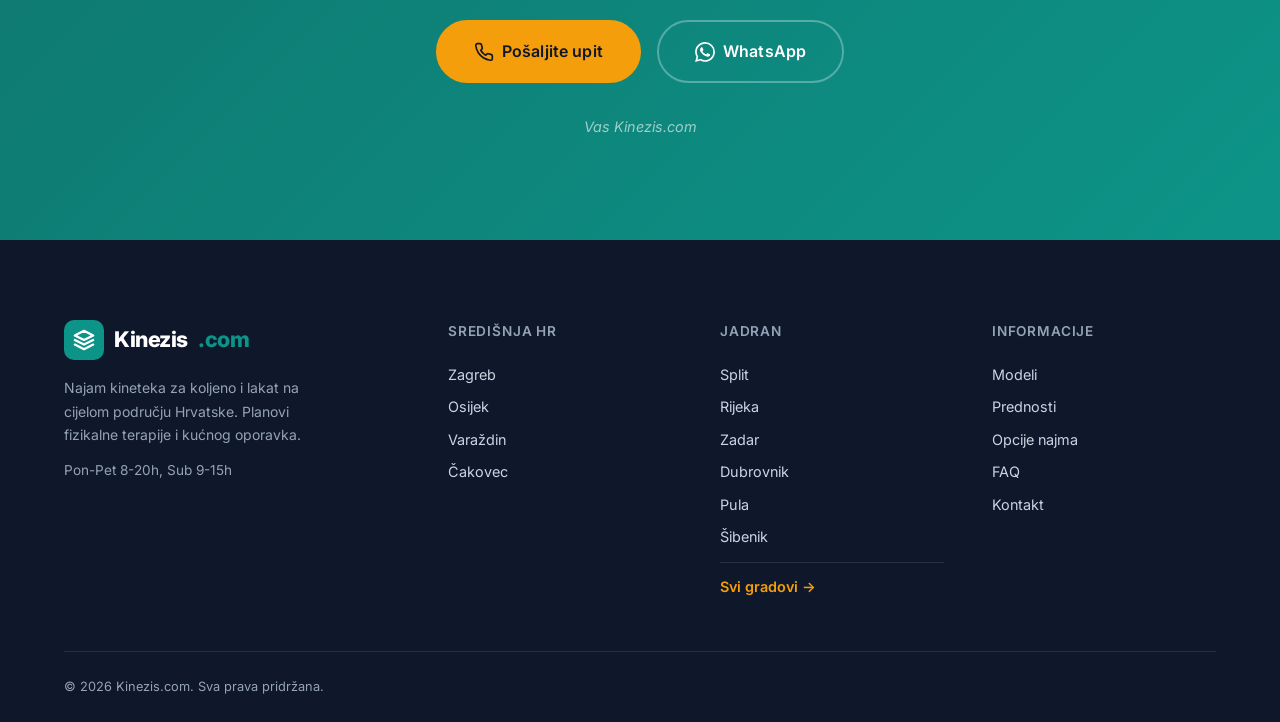
<file: najam-kineteka-varazdin/index.html>
<!DOCTYPE html>
<html lang="hr">
<head>
    <meta charset="UTF-8">
    <meta name="viewport" content="width=device-width, initial-scale=1.0">
    <title>Kinetek za koljeno – cijena najma u Varaždinu</title>
    <meta name="description" content="Najam kineteka u Varaždinu od 130 EUR za 7 dana. Kinetek za koljeno nakon operacije. Dostava na kucnu adresu. Kinezis.com">
    <meta name="keywords" content="kinetek Varaždinu, najam kineteka Varaždinu, kinetek za koljeno Varaždinu, CPM uredaj Varaždinu, rehabilitacija koljena Varaždinu">
    <meta name="robots" content="index, follow, max-snippet:-1, max-image-preview:large">
    <meta name="geo.region" content="HR">
    <meta name="geo.placename" content="Varaždin">
    <link rel="canonical" href="https://kinezis.com/najam-kineteka-varazdin/">

    <meta property="og:type" content="article">
    <meta property="og:url" content="https://kinezis.com/najam-kineteka-varazdin/">
    <meta property="og:title" content="Kinetek za koljeno – cijena najma u Varaždinu">
    <meta property="og:description" content="Najam kineteka u Varaždinu od 130 EUR za 7 dana. Kinetek za koljeno nakon operacije.">
    <meta property="og:image" content="https://kinezis.com/assets/images/kinetek-hero.jpg">
    <meta property="og:locale" content="hr_HR">
    <meta property="og:site_name" content="Kinezis.com">

    <link rel="icon" type="image/svg+xml" href="/favicon.svg">
    <link rel="apple-touch-icon" href="/favicon.svg">

    <style>
        *,*::before,*::after{margin:0;padding:0;box-sizing:border-box}
        :root{--primary:#0d9488;--primary-dark:#0f766e;--primary-light:#5eead4;--primary-50:#f0fdfa;--accent:#f59e0b;--dark:#0f172a;--dark-600:#334155;--dark-400:#94a3b8;--gray-50:#f8fafc;--gray-100:#f1f5f9;--gray-200:#e2e8f0;--white:#fff;--font:'Inter',system-ui,sans-serif;--ease:cubic-bezier(.22,1,.36,1);--shadow-sm:0 1px 2px rgba(0,0,0,.05);--shadow-md:0 4px 6px -1px rgba(0,0,0,.1);--shadow-lg:0 20px 25px -5px rgba(0,0,0,.1);--shadow-xl:0 25px 50px -12px rgba(0,0,0,.15);--radius:12px;--radius-lg:20px;--radius-full:9999px}
        html{scroll-behavior:smooth;scroll-padding-top:80px}
        body{font-family:var(--font);color:var(--dark);line-height:1.7;background:var(--white);-webkit-font-smoothing:antialiased;overflow-x:hidden}
        a{text-decoration:none;color:inherit}img,video,svg{max-width:100%;display:block}
        .container{max-width:1200px;margin:0 auto;padding:0 24px}
        .header{position:fixed;top:0;left:0;right:0;z-index:1000;background:rgba(255,255,255,.95);backdrop-filter:blur(16px);box-shadow:var(--shadow-sm)}
        .header__inner{display:flex;align-items:center;justify-content:space-between;height:80px}
        .logo{display:flex;align-items:center;gap:10px;font-weight:800;font-size:1.35rem;letter-spacing:-.02em}
        .logo__icon{width:40px;height:40px;background:var(--primary);border-radius:10px;display:flex;align-items:center;justify-content:center}
        .logo__icon svg{width:22px;height:22px}
        .logo span{color:var(--primary)}
        .nav{display:flex;align-items:center;gap:4px}
        .nav a{padding:8px 16px;border-radius:var(--radius-full);font-size:.875rem;font-weight:500;color:var(--dark-600);transition:all .2s}
        .nav a:hover{color:var(--primary);background:var(--gray-100)}
        .nav__cta{background:var(--primary)!important;color:var(--white)!important;padding:10px 24px!important;font-weight:600!important}
        .nav__cta:hover{background:var(--primary-dark)!important}
        .hamburger{display:none;flex-direction:column;gap:5px;background:none;border:none;cursor:pointer;padding:8px;z-index:1001}
        .hamburger span{display:block;width:22px;height:2px;background:var(--dark);border-radius:2px;transition:all .3s}
        @media(max-width:768px){.nav{position:fixed;top:0;right:0;bottom:0;width:300px;background:var(--white);flex-direction:column;padding:100px 32px 32px;transform:translateX(100%);transition:transform .4s var(--ease);box-shadow:var(--shadow-xl);z-index:999}.nav.open{transform:translateX(0)}.nav a{padding:14px 20px;font-size:1rem;width:100%;border-radius:var(--radius)}.hamburger{display:flex}}
    </style>

    <link rel="preconnect" href="https://fonts.googleapis.com">
    <link rel="preconnect" href="https://fonts.gstatic.com" crossorigin>
    <link rel="preload" as="style" href="https://fonts.googleapis.com/css2?family=Inter:wght@400;500;600;700;800&display=swap" onload="this.onload=null;this.rel='stylesheet'">
    <noscript><link rel="stylesheet" href="https://fonts.googleapis.com/css2?family=Inter:wght@400;500;600;700;800&display=swap"></noscript>
    <link rel="stylesheet" href="/style.css" media="print" onload="this.media='all'">
    <noscript><link rel="stylesheet" href="/style.css"></noscript>

    <script type="application/ld+json">
    {"@context":"https://schema.org","@type":"LocalBusiness","name":"Kinezis.com","description":"Najam kineteka za koljeno u Varaždinu. Dostava na kucnu adresu.","url":"https://kinezis.com/najam-kineteka-varazdin/","address":{"@type":"PostalAddress","addressLocality":"Varaždinu","addressCountry":"HR"},"areaServed":{"@type":"City","name":"Varaždin"},"priceRange":"130-350 EUR","aggregateRating":{"@type":"AggregateRating","ratingValue":"4.9","reviewCount":"300","bestRating":"5"}}
    </script>
    <script type="application/ld+json">
    {"@context":"https://schema.org","@type":"FAQPage","mainEntity":[{"@type":"Question","name":"Koliko kosta najam kineteka u Varaždinu?","acceptedAnswer":{"@type":"Answer","text":"Cijena iznosi 15 eura po danu."}},{"@type":"Question","name":"Nudite li dostavu kineteka u Varaždinu?","acceptedAnswer":{"@type":"Answer","text":"Da, dostavljamo kinetek na kucnu adresu u Varaždinu i okolici."}},{"@type":"Question","name":"Trebam li uputnicu za najam kineteka?","acceptedAnswer":{"@type":"Answer","text":"Ne, uputnica nije potrebna. Kinetek mozete iznajmiti direktno bez uputnice ili recepta."}},{"@type":"Question","name":"Mogu li produziti najam kineteka?","acceptedAnswer":{"@type":"Answer","text":"Da, produzenje najma iznosi 15 EUR po danu."}}]}
    </script>
    <script type="application/ld+json">
{
  "@context": "https://schema.org",
  "@type": "BreadcrumbList",
  "itemListElement": [
    {"@type": "ListItem", "position": 1, "name": "Početna", "item": "https://kinezis.com/"},
    {"@type": "ListItem", "position": 2, "name": "Gradovi", "item": "https://kinezis.com/gradovi/"},
    {"@type": "ListItem", "position": 3, "name": "Varaždin", "item": "https://kinezis.com/najam-kineteka-varazdin/"}
  ]
}
    </script>
</head>
<body>

    <header class="header" id="header">
        <div class="container">
            <div class="header__inner">
                <a href="/" class="logo">
                    <div class="logo__icon"><svg viewBox="0 0 24 24" fill="none" stroke="white" stroke-width="2.5" stroke-linecap="round" stroke-linejoin="round"><path d="M12 2L2 7l10 5 10-5-10-5z"/><path d="M2 17l10 5 10-5"/><path d="M2 12l10 5 10-5"/></svg></div>
                    Kinezis<span>.com</span>
                </a>
                <nav class="nav" id="nav">
                    <a href="/#modeli">Modeli</a>
                    <a href="/#prednosti">Prednosti</a>
                    <a href="/#najam">Najam</a>
                    <a href="/#lokacije">Lokacije</a>
                    <a href="/#faq">FAQ</a>
                    <a href="/kontakt/" class="nav__cta">Pošaljite upit</a>
                </nav>
                <button class="hamburger" id="hamburger" aria-label="Izbornik"><span></span><span></span><span></span></button>
            </div>
        </div>
    </header>
    <div class="nav-overlay" id="navOverlay"></div>

    <section class="section" style="padding-top:140px">
        <div class="container">
            <div class="article">
                <h1 class="section__title">Kinetek za koljeno – cijena najma u Varaždinu</h1>
                <p>Kinetek (CPM uredaj) koristi se za pasivnu razgibavanje koljena nakon operacije. Pomaze u sprjecavanju stvaranja priraslica, smanjuje otok i bol te ubrzava povratak punog opsega pokreta. U nastavku saznajte sve o najmu kineteka u Varaždinu, cijenama, dostavi i prednostima koristenja.</p>
            </div>
        </div>
    </section>

    <section class="section section--gray">
        <div class="container">
            <div class="article">
                <h2>Sto je Kinetek i zasto je vazan nakon operacije koljena?</h2>
                <p>Kinetek je medicinski uredaj koji omogucuje kontinuirano pasivno pomicanje koljena (CPM). Koristi se odmah nakon operacije kako bi se sprijecila ukocjenost zgloba, poboljsala cirkulacija i ubrzalo cijeljenje tkiva.</p>
                <p>Istrazivanja pokazuju da pacijenti koji koriste kinetek nakon operacije koljena postizu brzi oporavak i veci opseg pokreta u usporedbi s onima koji provode samo aktivne vjezbe.</p>
                <ul>
                    <li>Sprjecava stvaranje priraslica i oziljnog tkiva</li>
                    <li>Smanjuje postoperativni otok i bol</li>
                    <li>Ubrzava povratak punog opsega pokreta</li>
                    <li>Poboljsava cirkulaciju i ishranu hrskavice</li>
                    <li>Siguran za koristenje kod kuce bez nadzora</li>
                </ul>
            </div>
        </div>
    </section>

    <section class="section">
        <div class="container">
            <div class="article">
                <h2>Nakon kojih operacija se koristi Kinetek?</h2>
                <p>Kinetek se preporucuje nakon vecine operativnih zahvata na koljenu, ukljucujuci:</p>
                <ul>
                    <li>Rekonstrukcija prednjeg kriznog ligamenta (ACL)</li>
                    <li>Rekonstrukcija straznjeg kriznog ligamenta (PCL)</li>
                    <li>Artroskopija koljena</li>
                    <li>Ugradnja totalne endoproteze koljena</li>
                    <li>Operacija meniskusa</li>
                    <li>Prijelomi u podrucju koljena</li>
                    <li>Operacije hrskavice koljena</li>
                    <li>Liza priraslica</li>
                </ul>
                <p>Kirurzi sve cesce preporucuju koristenje kineteka odmah nakon operacije jer rana mobilizacija dokazano poboljsava ishod rehabilitacije.</p>
            </div>
        </div>
    </section>

    <section class="section section--gray">
        <div class="container">
            <div class="article">
                <h2>Koliko dugo trebam koristiti Kinetek?</h2>
                <p>Trajanje koristenja kineteka ovisi o vrsti operacije i individualnom oporavku. Opcenito vrijede sljedece smjernice:</p>
                <ul>
                    <li>Nakon artroskopije: 7 do 14 dana</li>
                    <li>Nakon rekonstrukcije ACL/PCL: 14 do 30 dana</li>
                    <li>Nakon ugradnje endoproteze: 21 do 42 dana</li>
                    <li>Nakon operacije meniskusa: 7 do 21 dan</li>
                    <li>Nakon prijeloma: 14 do 30 dana</li>
                </ul>
                <p>Preporucujemo konzultaciju s vasim kirurgom ili fizioterapeutom za individualni plan koristenja.</p>
            </div>
        </div>
    </section>

    <section class="section">
        <div class="container">
            <div class="article">
                <h2>Zasto je rana mobilizacija koljena vazna?</h2>
                <p>Rana mobilizacija koljena nakon operacije jedan je od najvaznijih faktora za uspjesan oporavak. Bez pravovremenog razgibavanja, zglob se moze ukociti, stvaraju se priraslice, a rehabilitacija postaje znacajno duza i teza.</p>
                <p>Kinetek omogucuje kontrolirano, bezbolno pomicanje koljena od prvog dana nakon operacije. Uredaj postupno povecava opseg pokreta prema programu koji postavlja vas fizioterapeut ili kirurg.</p>
                <ul>
                    <li>Dokazano smanjuje potrebu za manipulacijom koljena pod anestezijom</li>
                    <li>Smanjuje rizik od tromboze dubokih vena</li>
                    <li>Ubrzava smanjenje otoka</li>
                    <li>Poboljsava kvalitetu cijeljenja hrskavice</li>
                </ul>
            </div>
        </div>
    </section>

    <section class="section section--gray">
        <div class="container">
            <div class="section__header">
                <span class="section__tag">Cijena</span>
                <h2 class="section__title">Cijena najma kineteka u Varaždinu</h2>
            </div>
            <div class="pricing__grid" style="max-width:900px;margin:0 auto">
                <div class="pricing__card">
                    <div class="pricing__duration">7 dana</div>
                    <div class="pricing__price">od <span>130</span> EUR</div>
                    <div class="pricing__total">ovisno o modelu</div>
                    <ul class="pricing__features">
                        <li>Dostava na kucnu adresu</li>
                        <li>Upute za koristenje</li>
                        <li>Podrska 7/7</li>
                    </ul>
                    <a href="/kontakt/" class="btn btn--primary btn--full">Pošaljite upit</a>
                </div>
                <div class="pricing__card pricing__card--popular">
                    <div class="pricing__badge">Najpopularniji</div>
                    <div class="pricing__duration">14 dana</div>
                    <div class="pricing__price">od <span>220</span> EUR</div>
                    <div class="pricing__total">ovisno o modelu</div>
                    <ul class="pricing__features">
                        <li>Dostava na kucnu adresu</li>
                        <li>Upute za koristenje</li>
                        <li>Podrska 7/7</li>
                        <li>Besplatna edukacija</li>
                    </ul>
                    <a href="/kontakt/" class="btn btn--primary btn--full">Pošaljite upit</a>
                </div>
                <div class="pricing__card">
                    <div class="pricing__duration">30 dana</div>
                    <div class="pricing__price">od <span>350</span> EUR</div>
                    <div class="pricing__total">ovisno o modelu</div>
                    <ul class="pricing__features">
                        <li>Dostava na kucnu adresu</li>
                        <li>Upute za koristenje</li>
                        <li>Podrska 7/7</li>
                        <li>Besplatna edukacija</li>
                        <li>Mogucnost produzenja</li>
                    </ul>
                    <a href="/kontakt/" class="btn btn--primary btn--full">Pošaljite upit</a>
                </div>
            </div>
            <div class="article article--center">
                <p>Produzenje najma: <strong>15 EUR/dan</strong>.</p>
            </div>
        </div>
    </section>

    <section class="section">
        <div class="container">
            <div class="article">
                <h2>Dostava kineteka u Varaždinu</h2>
                <p>Dostavljamo kinetek na kucnu adresu u Varaždinu i okolici. Nas tehnicar ce vam objasniti nacin koristenja, postaviti pocetne parametre i odgovoriti na sva vasa pitanja.</p>
                <p>Za podrucje Varaždinu dostava je moguca u roku od 24 sata od narudzbe.</p>
            </div>
        </div>
    </section>

    <section class="section section--gray">
        <div class="container">
            <div class="article">
                <h2>Najcesce pogreske kod rehabilitacije koljena</h2>
                <p>Mnogi pacijenti cine pogreske koje usporavaju njihov oporavak. Evo najcescih:</p>
                <ul>
                    <li>Predugo cekanje s pocetkom razgibavanja</li>
                    <li>Nedovoljno koristenje kineteka (manje od preporucenog)</li>
                    <li>Preagresivno forsiranje opsega pokreta</li>
                    <li>Prekid koristenja kineteka cim se pojavi poboljsanje</li>
                    <li>Izbjegavanje kineteka zbog straha od boli</li>
                </ul>
                <p>Pravilan protokol koristenja kineteka, uz smjernice vaseg kirurga, minimizira rizik od komplikacija i osigurava optimalan oporavak.</p>
            </div>
        </div>
    </section>

    <section class="section">
        <div class="container">
            <div class="article">
                <h2>Razlika izmedu kineteka i aktivnih vjezbi</h2>
                <p>Kinetek i aktivne vjezbe imaju komplementarne uloge u rehabilitaciji koljena. Kinetek pruza pasivno pomicanje zgloba bez naprezanja misica, sto je posebno vazno u ranoj fazi oporavka kada je koljeno previse osjetljivo za aktivne pokrete.</p>
                <p>Aktivne vjezbe jacaju misice i poboljsavaju propriocepciju, ali ih je tesko izvoditi u prvim danima i tjednima nakon operacije. Idealan pristup kombinira koristenje kineteka s postupnim uvodenjem aktivnih vjezbi prema planu fizioterapeuta.</p>
            </div>
        </div>
    </section>

    <section class="section section--gray">
        <div class="container">
            <div class="article">
                <h2>Najam kineteka bez uputnice</h2>
                <p>Za najam kineteka kod nas ne trebate uputnicu, recept niti bilo kakvu medicinsku dokumentaciju. Jednostavno nas nazovite, dogovorimo termin dostave i uredaj vam dostavimo na kucnu adresu.</p>
                <p>Naravno, preporucujemo da se konzultirate sa svojim kirurgom ili fizioterapeutom o optimalnom protokolu koristenja kineteka.</p>
            </div>
        </div>
    </section>

    <section class="section">
        <div class="container">
            <div class="article">
                <h2>Kada rezervirati Kinetek?</h2>
                <p>Idealno je rezervirati kinetek prije operacije kako bi uredaj bio spreman za koristenje odmah po povratku kuci iz bolnice. Rana mobilizacija je kljucna za uspjesan oporavak.</p>
                <p>Ako niste rezervirali unaprijed, javite nam se sto prije nakon operacije. Mozemo organizirati dostavu u Varaždinu u roku od 24 sata.</p>
            </div>
        </div>
    </section>

    <section class="section section--gray">
        <div class="container">
            <div class="article">
                <h2>Kontraindikacije za koristenje kineteka</h2>
                <p>Iako je kinetek siguran uredaj, postoje situacije kada se ne preporucuje koristenje:</p>
                <ul>
                    <li>Nestabilni prijelomi koji nisu fiksirani</li>
                    <li>Akutne infekcije u podrucju koljena</li>
                    <li>Nekontrolirano krvarenje</li>
                    <li>Duboka venska tromboza bez adekvatne terapije</li>
                </ul>
                <p>U slucaju bilo kakve dvojbe, obavezno se konzultirajte sa svojim lijecnikom prije pocetka koristenja.</p>
            </div>
        </div>
    </section>

    <section class="section">
        <div class="container">
            <div class="article">
                <h2>Cilj: puni opseg pokreta koljena</h2>
                <p>Puni opseg pokreta koljena (od 0 do 130+ stupnjeva) cilj je svake rehabilitacije nakon operacije. Kinetek postupno povecava opseg pokreta prema individualno postavljenom programu.</p>
                <p>Vecina pacijenata pocinje s opsegom od 0 do 30 stupnjeva i postupno povecava za 5 do 10 stupnjeva dnevno, ovisno o toleranciji na bol i vrsti operacije.</p>
            </div>
        </div>
    </section>

    <section class="section section--gray">
        <div class="container">
            <div class="article">
                <h2>Psiholoski aspekt oporavka</h2>
                <p>Oporavak nakon operacije koljena nije samo fizicki izazov. Mnogi pacijenti osjecaju strah, frustraciju i nestrpljenje. Kinetek pomaze i na psiholoskom planu jer pruza vidljiv napredak iz dana u dan.</p>
                <p>Svakodnevno koristenje kineteka daje pacijentu osjecaj kontrole nad svojim oporavkom i motivira na daljnji rad. Pracenje povecanja opsega pokreta pruza mjerljiv dokaz napretka.</p>
            </div>
        </div>
    </section>

    <section class="section">
        <div class="container">
            <div class="article">
                <h2>Lokalna dostupnost u Varaždinu</h2>
                <p>Kao vodeci pruzatelj usluge najma kineteka u Hrvatskoj, u Varaždinu smo prisutni s brzom dostavom i stalnom podrskom. Nas tim je dostupan 7 dana u tjednu za sva pitanja i tehnicku pomoc.</p>
                <p>Pokrivamo cijelo podrucje grada Varaždina i okolice.</p>
            </div>
        </div>
    </section>

    <section class="section section--gray">
        <div class="container">
            <div class="article">
                <h2>Zasto odabrati Kinezis.com?</h2>
                <p>Kinezis.com, dio Valens Medical grupe, vodeci je pruzatelj usluge najma kineteka u Hrvatskoj. Nase iskustvo s vise od 300 pacijenata, kvaliteta uredaja i strucna podrska cine nas prvim izborom za rehabilitaciju koljena u Varaždinu i okolici.</p>
                <ul>
                    <li>Vise od 300 zadovoljnih korisnika</li>
                    <li>Profesionalno servisirani i dezinficirani uredaji</li>
                    <li>Strucna podrska fizioterapeuta</li>
                    <li>Brza dostava na kucnu adresu</li>
                    <li>Fleksibilni uvjeti najma</li>
                </ul>
            </div>
        </div>
    </section>

    <section class="section">
        <div class="container">
            <div class="section__header">
                <span class="section__tag">FAQ</span>
                <h2 class="section__title">Cesta pitanja o najmu kineteka u Varaždinu</h2>
            </div>
            <div class="faq__list">
                <div class="faq__item"><button class="faq__question"><span>Koliko kosta najam kineteka u Varaždinu?</span><svg width="20" height="20" viewBox="0 0 24 24" fill="none" stroke="currentColor" stroke-width="2"><path d="M6 9l6 6 6-6"/></svg></button><div class="faq__answer"><p>Cijena iznosi 15 eura po danu.</p></div></div>
                <div class="faq__item"><button class="faq__question"><span>Nudite li dostavu kineteka u Varaždinu?</span><svg width="20" height="20" viewBox="0 0 24 24" fill="none" stroke="currentColor" stroke-width="2"><path d="M6 9l6 6 6-6"/></svg></button><div class="faq__answer"><p>Da, dostavljamo kinetek na kucnu adresu u Varaždinu i okolici.</p></div></div>
                <div class="faq__item"><button class="faq__question"><span>Trebam li uputnicu za najam kineteka?</span><svg width="20" height="20" viewBox="0 0 24 24" fill="none" stroke="currentColor" stroke-width="2"><path d="M6 9l6 6 6-6"/></svg></button><div class="faq__answer"><p>Ne, uputnica nije potrebna. Kinetek mozete iznajmiti direktno bez uputnice ili recepta.</p></div></div>
                <div class="faq__item"><button class="faq__question"><span>Koliko dugo trebam koristiti kinetek?</span><svg width="20" height="20" viewBox="0 0 24 24" fill="none" stroke="currentColor" stroke-width="2"><path d="M6 9l6 6 6-6"/></svg></button><div class="faq__answer"><p>Vecina pacijenata koristi kinetek 2 do 6 tjedana, ovisno o vrsti operacije i preporuci kirurga.</p></div></div>
                <div class="faq__item"><button class="faq__question"><span>Mogu li produziti najam kineteka?</span><svg width="20" height="20" viewBox="0 0 24 24" fill="none" stroke="currentColor" stroke-width="2"><path d="M6 9l6 6 6-6"/></svg></button><div class="faq__answer"><p>Da, produzenje najma iznosi 15 EUR po danu.</p></div></div>
            </div>
        </div>
    </section>

    <section class="section section--primary">
        <div class="container">
            <div class="cta__center">
                <h2 class="section__title section__title--light">Pošaljite upit za najam kineteka u Varaždinu</h2>
                <p class="cta__subtitle">Dostava na kucnu adresu. Podrska 7 dana u tjednu.</p>
                <div class="cta__actions">
                    <a href="/kontakt/" class="btn btn--accent btn--lg">
                        <svg width="20" height="20" viewBox="0 0 24 24" fill="none" stroke="currentColor" stroke-width="2" stroke-linecap="round" stroke-linejoin="round"><path d="M22 16.92v3a2 2 0 01-2.18 2 19.79 19.79 0 01-8.63-3.07 19.5 19.5 0 01-6-6 19.79 19.79 0 01-3.07-8.67A2 2 0 014.11 2h3a2 2 0 012 1.72c.127.96.361 1.903.7 2.81a2 2 0 01-.45 2.11L8.09 9.91a16 16 0 006 6l1.27-1.27a2 2 0 012.11-.45c.907.339 1.85.573 2.81.7A2 2 0 0122 16.92z"/></svg>
                        Pošaljite upit
                    </a>
                    <a href="/kontakt/" class="btn btn--outline btn--lg" style="border-color:rgba(255,255,255,.3);color:white" target="_blank" rel="noopener">
                        <svg width="20" height="20" viewBox="0 0 24 24" fill="currentColor"><path d="M17.472 14.382c-.297-.149-1.758-.867-2.03-.967-.273-.099-.471-.148-.67.15-.197.297-.767.966-.94 1.164-.173.199-.347.223-.644.075-.297-.15-1.255-.463-2.39-1.475-.883-.788-1.48-1.761-1.653-2.059-.173-.297-.018-.458.13-.606.134-.133.298-.347.446-.52.149-.174.198-.298.298-.497.099-.198.05-.371-.025-.52-.075-.149-.669-1.612-.916-2.207-.242-.579-.487-.5-.669-.51-.173-.008-.371-.01-.57-.01-.198 0-.52.074-.792.372-.272.297-1.04 1.016-1.04 2.479 0 1.462 1.065 2.875 1.213 3.074.149.198 2.096 3.2 5.077 4.487.709.306 1.262.489 1.694.625.712.227 1.36.195 1.871.118.571-.085 1.758-.719 2.006-1.413.248-.694.248-1.289.173-1.413-.074-.124-.272-.198-.57-.347m-5.421 7.403h-.004a9.87 9.87 0 01-5.031-1.378l-.361-.214-3.741.982.998-3.648-.235-.374a9.86 9.86 0 01-1.51-5.26c.001-5.45 4.436-9.884 9.888-9.884 2.64 0 5.122 1.03 6.988 2.898a9.825 9.825 0 012.893 6.994c-.003 5.45-4.437 9.884-9.885 9.884m8.413-18.297A11.815 11.815 0 0012.05 0C5.495 0 .16 5.335.157 11.892c0 2.096.547 4.142 1.588 5.945L.057 24l6.305-1.654a11.882 11.882 0 005.683 1.448h.005c6.554 0 11.89-5.335 11.893-11.893a11.821 11.821 0 00-3.48-8.413z"/></svg>
                        WhatsApp
                    </a>
                </div>
                <p class="cta__sign">Vas Kinezis.com</p>
            </div>
        </div>
    </section>

    <footer class="footer">
        <div class="container">
            <div class="footer__grid">
                <div class="footer__brand">
                    <a href="/" class="logo"><div class="logo__icon"><svg viewBox="0 0 24 24" fill="none" stroke="white" stroke-width="2.5" stroke-linecap="round" stroke-linejoin="round"><path d="M12 2L2 7l10 5 10-5-10-5z"/><path d="M2 17l10 5 10-5"/><path d="M2 12l10 5 10-5"/></svg></div>Kinezis<span>.com</span></a>
                    <p>Najam kineteka za koljeno i lakat na cijelom području Hrvatske. Planovi fizikalne terapije i kućnog oporavka.</p>
                    <p style="margin-top:12px;font-size:.85rem;color:var(--dark-400)">Pon-Pet 8-20h, Sub 9-15h</p>
                </div>
                <div class="footer__col"><h4>Središnja HR</h4><a href="/najam-kineteka-zagreb/">Zagreb</a><a href="/najam-kineteka-osijek/">Osijek</a><a href="/najam-kineteka-varazdin/">Varaždin</a><a href="/najam-kineteka-cakovec/">Čakovec</a></div>
                <div class="footer__col"><h4>Jadran</h4><a href="/najam-kineteka-split/">Split</a><a href="/najam-kineteka-rijeka/">Rijeka</a><a href="/najam-kineteka-zadar/">Zadar</a><a href="/najam-kineteka-dubrovnik/">Dubrovnik</a><a href="/najam-kineteka-pula/">Pula</a><a href="/najam-kineteka-sibenik/">Šibenik</a><a href="/gradovi/" style="color:var(--accent);font-weight:600;margin-top:8px;padding-top:12px;border-top:1px solid rgba(255,255,255,.1)">Svi gradovi →</a></div>
                <div class="footer__col"><h4>Informacije</h4><a href="/#modeli">Modeli</a><a href="/#prednosti">Prednosti</a><a href="/#najam">Opcije najma</a><a href="/#faq">FAQ</a><a href="/kontakt/">Kontakt</a></div>
            </div>
            <div class="footer__bottom"><p>&copy; 2026 Kinezis.com. Sva prava pridržana.</p></div>
        </div>
    </footer>

    <a href="/kontakt/" class="whatsapp-float" target="_blank" rel="noopener" aria-label="WhatsApp"><svg width="28" height="28" viewBox="0 0 24 24" fill="white"><path d="M17.472 14.382c-.297-.149-1.758-.867-2.03-.967-.273-.099-.471-.148-.67.15-.197.297-.767.966-.94 1.164-.173.199-.347.223-.644.075-.297-.15-1.255-.463-2.39-1.475-.883-.788-1.48-1.761-1.653-2.059-.173-.297-.018-.458.13-.606.134-.133.298-.347.446-.52.149-.174.198-.298.298-.497.099-.198.05-.371-.025-.52-.075-.149-.669-1.612-.916-2.207-.242-.579-.487-.5-.669-.51-.173-.008-.371-.01-.57-.01-.198 0-.52.074-.792.372-.272.297-1.04 1.016-1.04 2.479 0 1.462 1.065 2.875 1.213 3.074.149.198 2.096 3.2 5.077 4.487.709.306 1.262.489 1.694.625.712.227 1.36.195 1.871.118.571-.085 1.758-.719 2.006-1.413.248-.694.248-1.289.173-1.413-.074-.124-.272-.198-.57-.347m-5.421 7.403h-.004a9.87 9.87 0 01-5.031-1.378l-.361-.214-3.741.982.998-3.648-.235-.374a9.86 9.86 0 01-1.51-5.26c.001-5.45 4.436-9.884 9.888-9.884 2.64 0 5.122 1.03 6.988 2.898a9.825 9.825 0 012.893 6.994c-.003 5.45-4.437 9.884-9.885 9.884m8.413-18.297A11.815 11.815 0 0012.05 0C5.495 0 .16 5.335.157 11.892c0 2.096.547 4.142 1.588 5.945L.057 24l6.305-1.654a11.882 11.882 0 005.683 1.448h.005c6.554 0 11.89-5.335 11.893-11.893a11.821 11.821 0 00-3.48-8.413z"/></svg></a>
    <a href="/kontakt/" class="phone-float" aria-label="Kontakt"><svg width="24" height="24" viewBox="0 0 24 24" fill="none" stroke="white" stroke-width="2" stroke-linecap="round" stroke-linejoin="round"><path d="M22 16.92v3a2 2 0 01-2.18 2 19.79 19.79 0 01-8.63-3.07 19.5 19.5 0 01-6-6 19.79 19.79 0 01-3.07-8.67A2 2 0 014.11 2h3a2 2 0 012 1.72c.127.96.361 1.903.7 2.81a2 2 0 01-.45 2.11L8.09 9.91a16 16 0 006 6l1.27-1.27a2 2 0 012.11-.45c.907.339 1.85.573 2.81.7A2 2 0 0122 16.92z"/></svg></a>

    <script src="/script.js" defer></script>
</body>
</html>
</file>
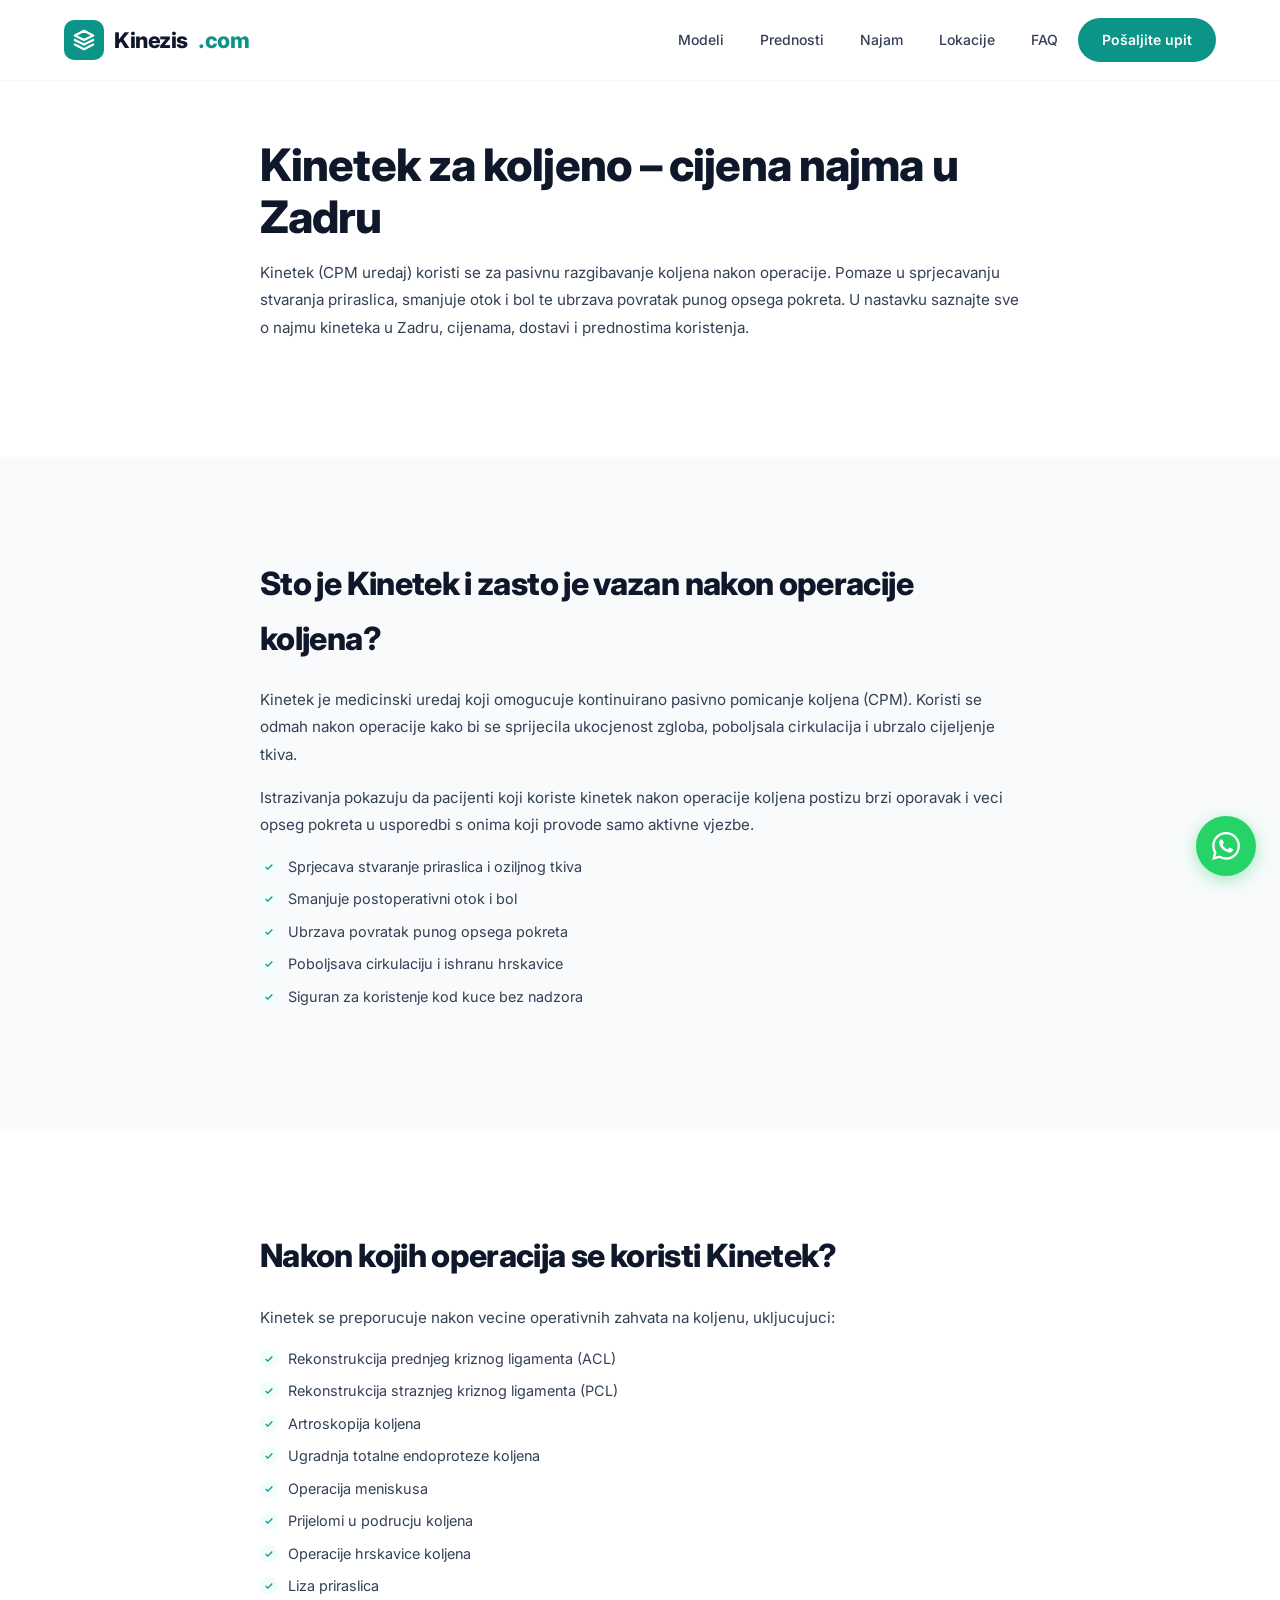
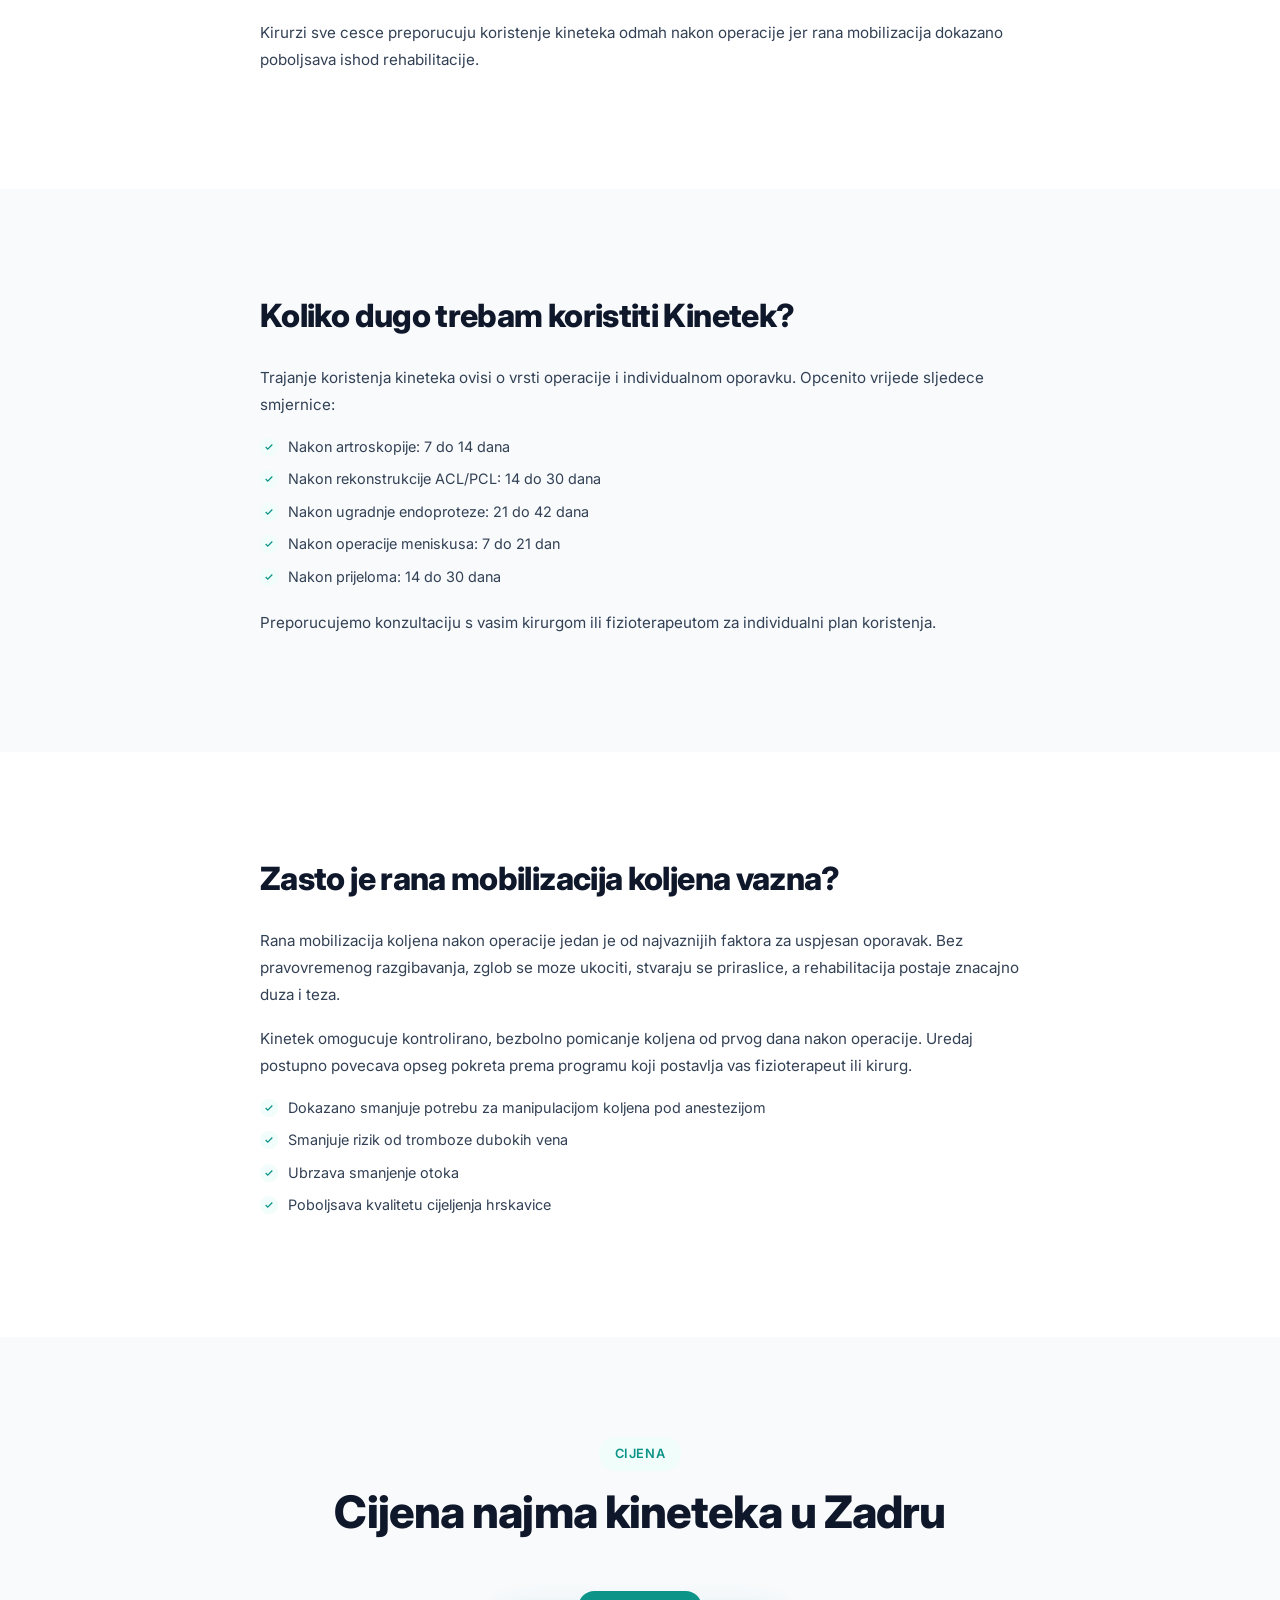
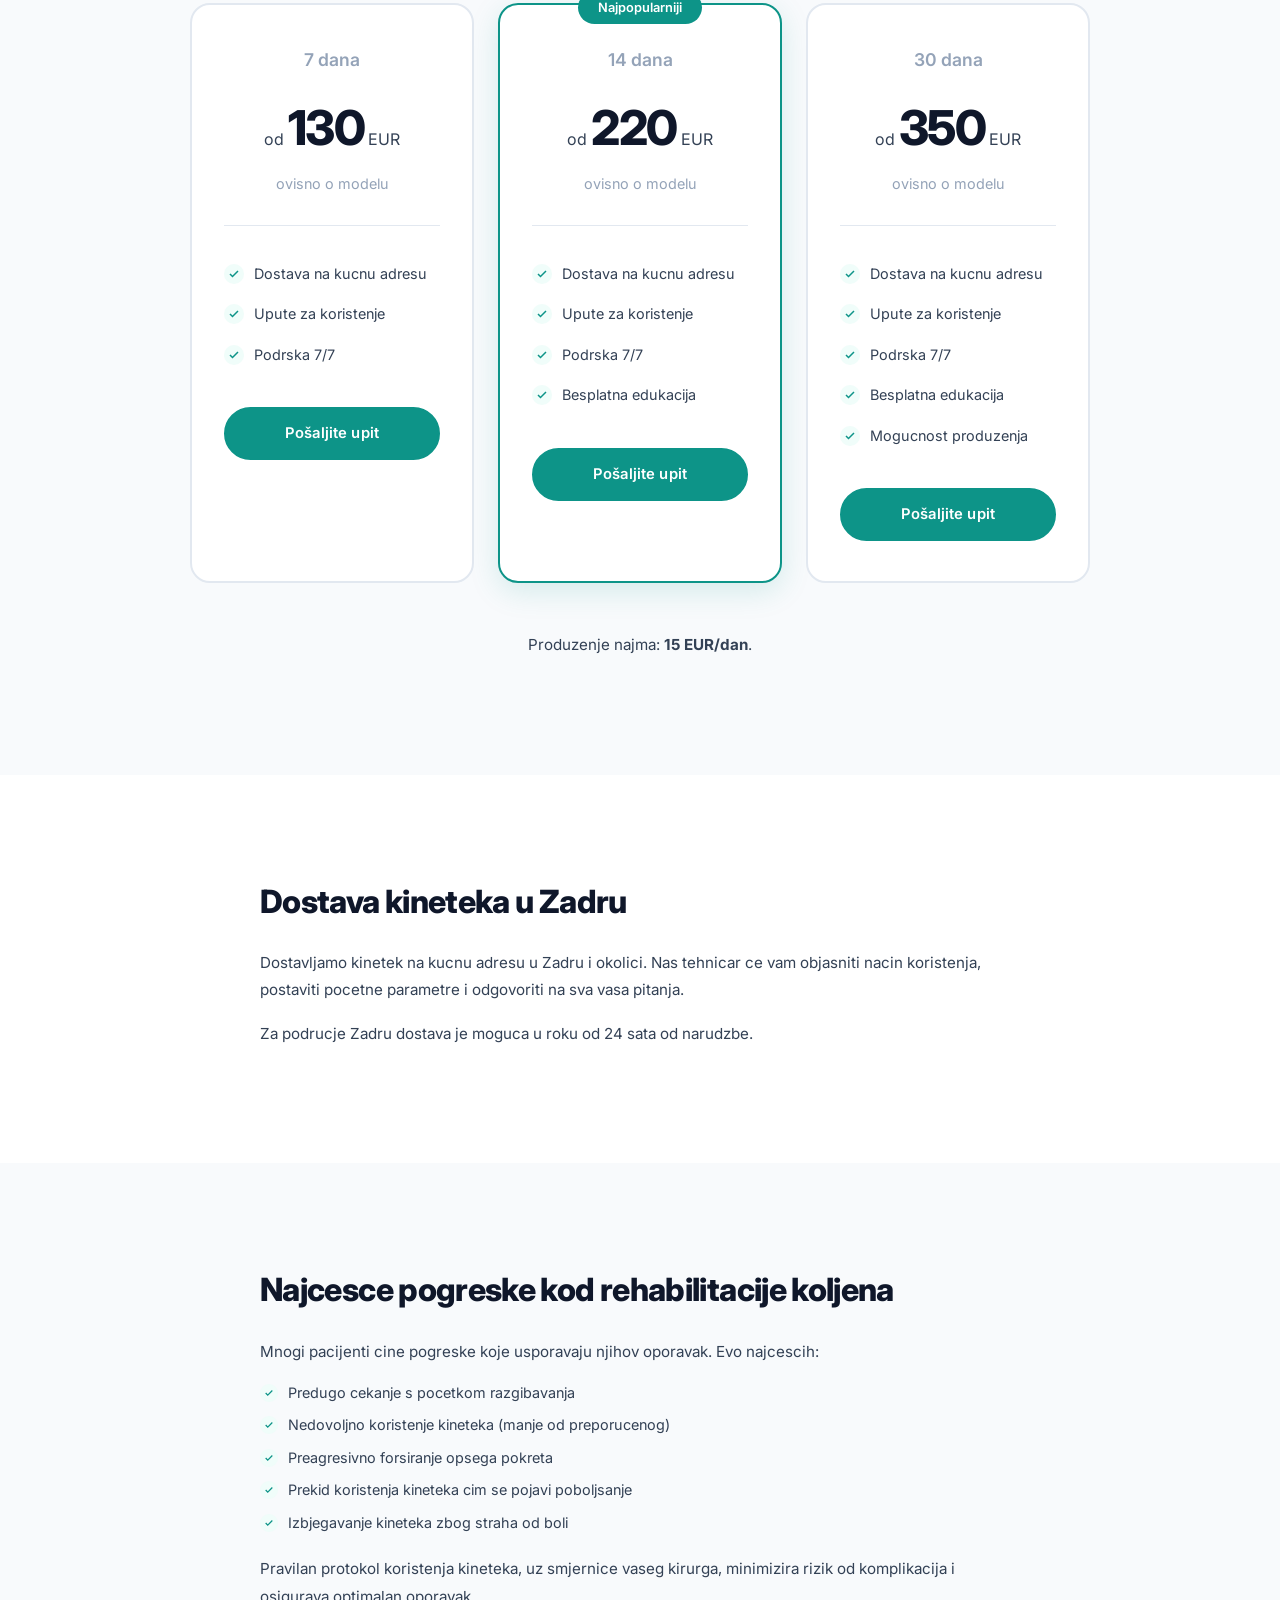
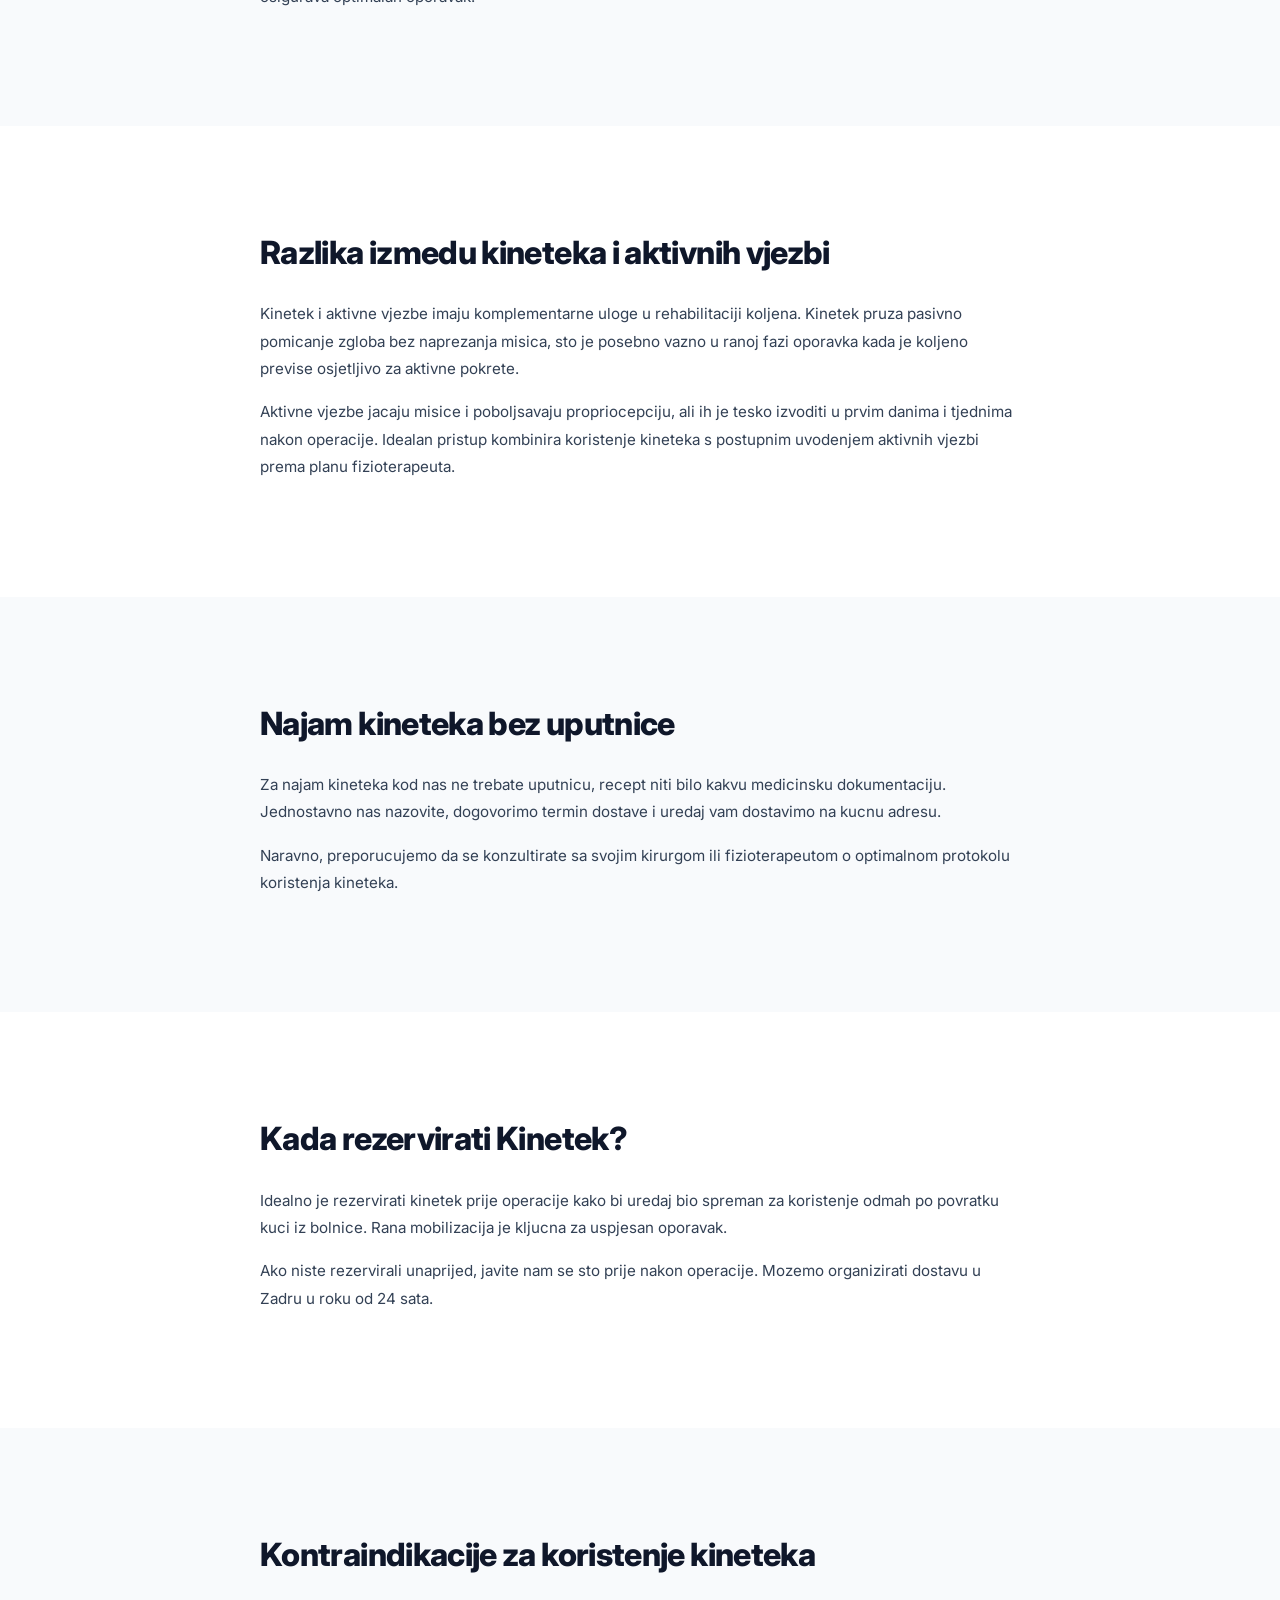
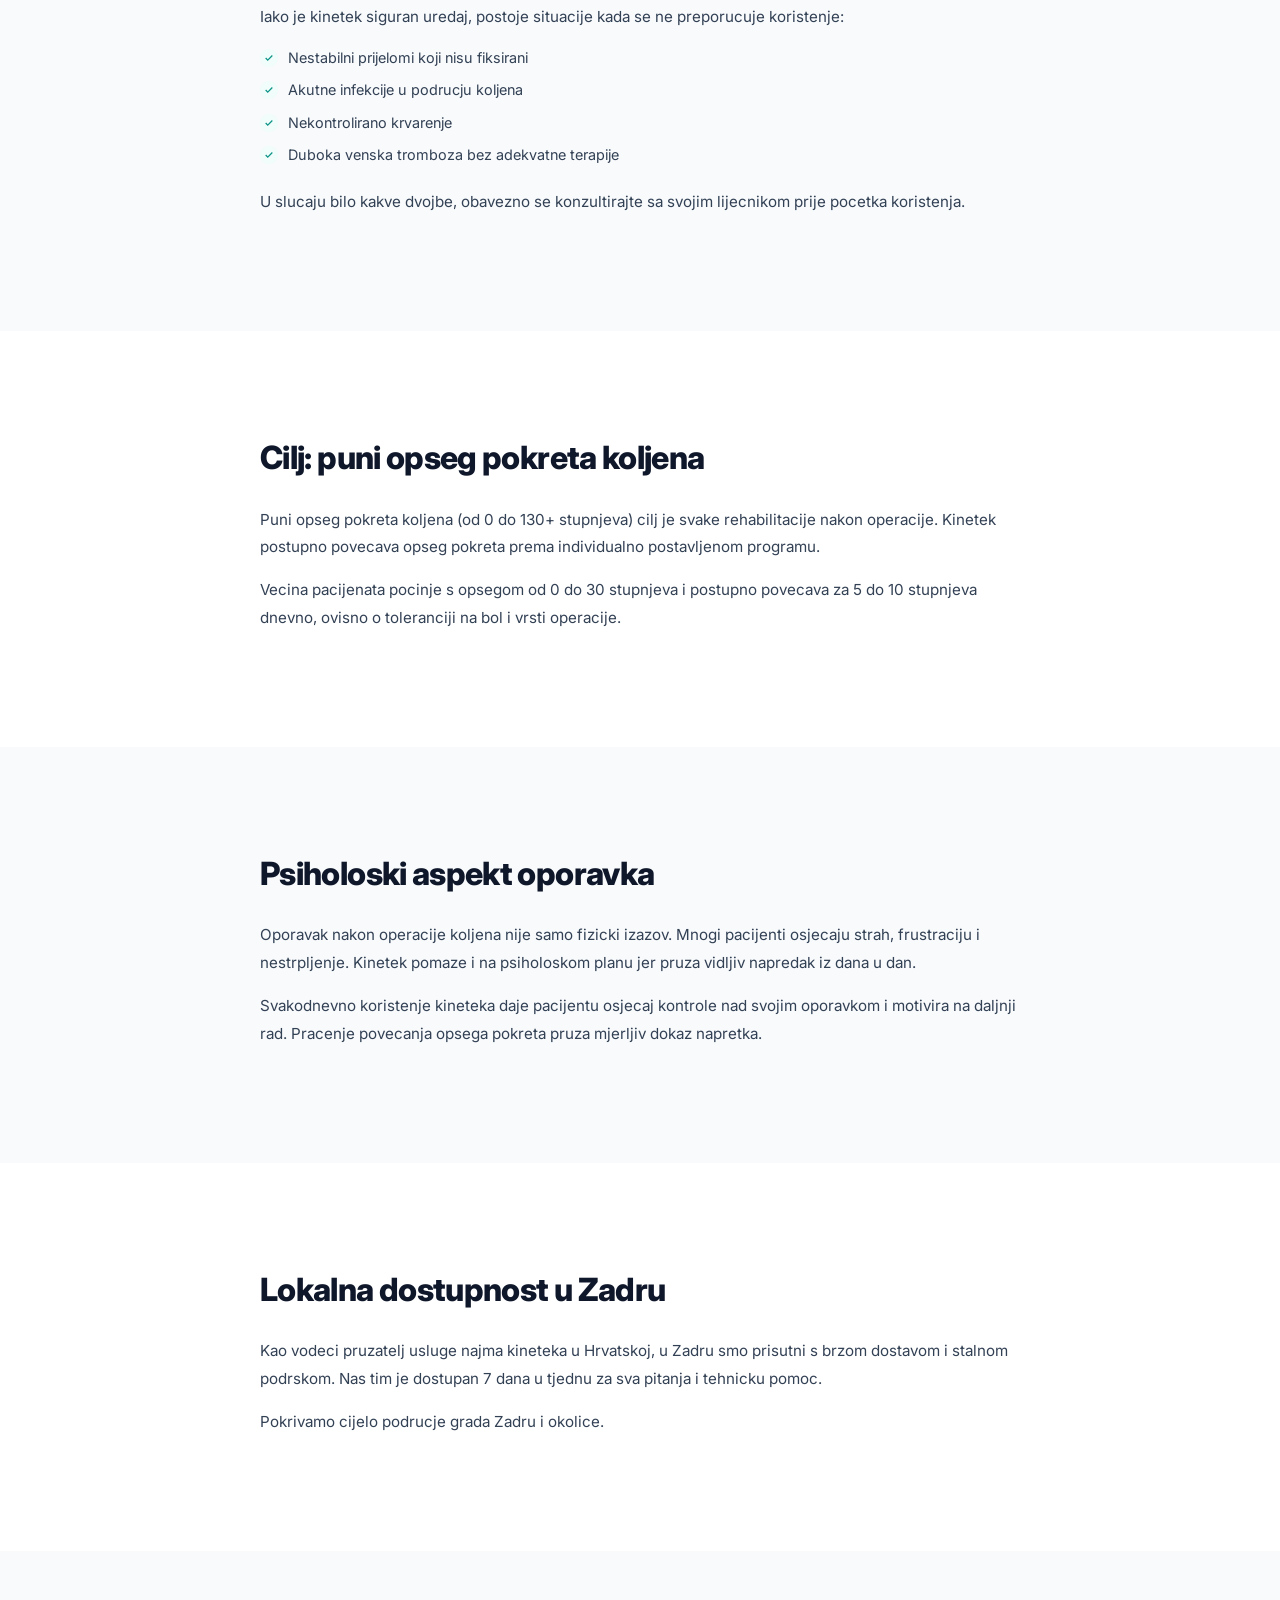
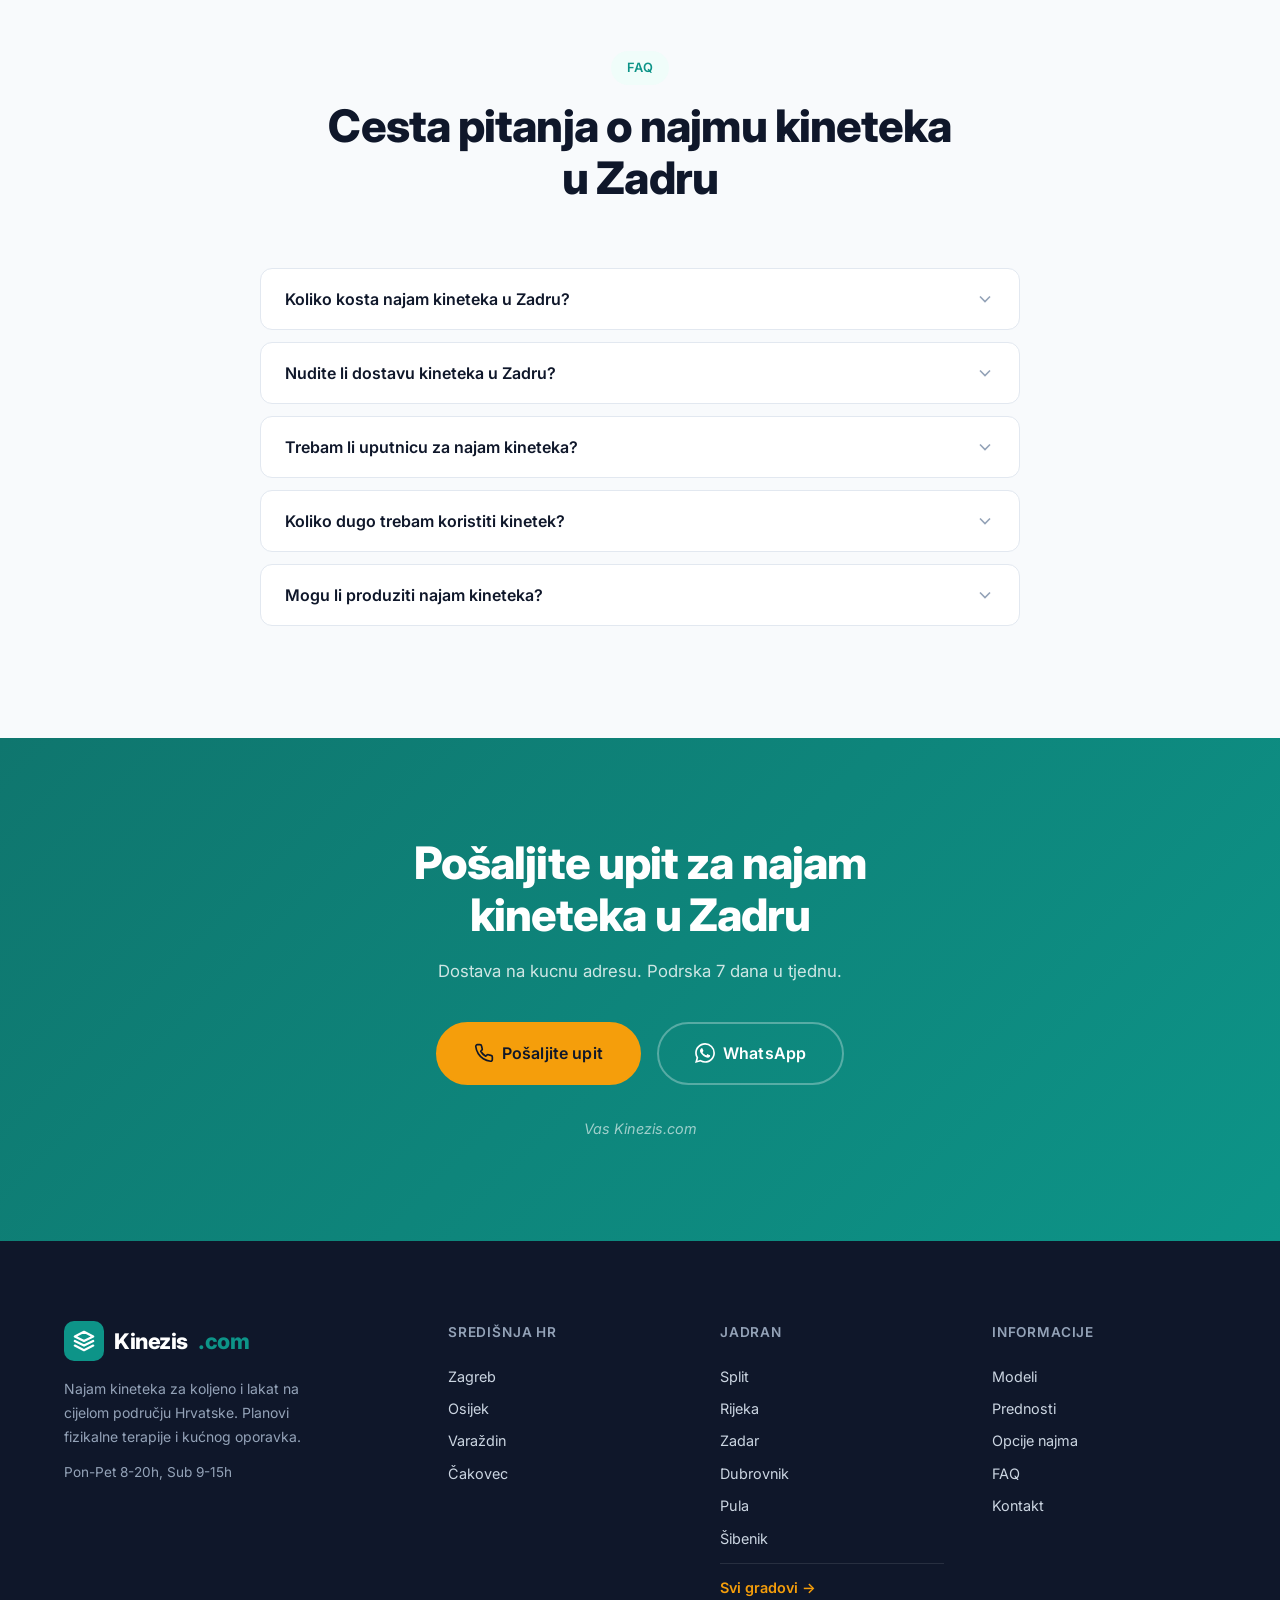
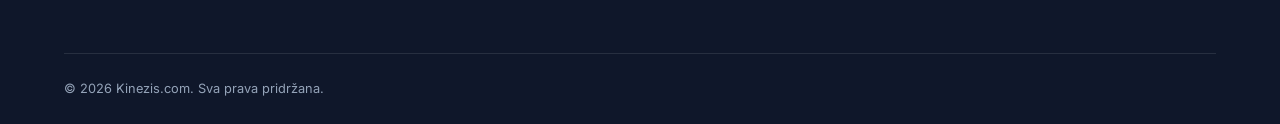
<file: najam-kineteka-zadar/index.html>
<!DOCTYPE html>
<html lang="hr">
<head>
    <meta charset="UTF-8">
    <meta name="viewport" content="width=device-width, initial-scale=1.0">
    <title>Kinetek za koljeno – cijena najma u Zadru</title>
    <meta name="description" content="Najam kineteka u Zadru od 130 EUR za 7 dana. Kinetek za koljeno nakon operacije. Dostava na kucnu adresu. Kinezis.com">
    <meta name="keywords" content="kinetek Zadru, najam kineteka Zadru, kinetek za koljeno Zadru, CPM uredaj Zadru, rehabilitacija koljena Zadru">
    <meta name="robots" content="index, follow, max-snippet:-1, max-image-preview:large">
    <meta name="geo.region" content="HR">
    <meta name="geo.placename" content="Zadar">
    <link rel="canonical" href="https://kinezis.com/najam-kineteka-zadar/">

    <meta property="og:type" content="article">
    <meta property="og:url" content="https://kinezis.com/najam-kineteka-zadar/">
    <meta property="og:title" content="Kinetek za koljeno – cijena najma u Zadru">
    <meta property="og:description" content="Najam kineteka u Zadru od 130 EUR za 7 dana. Kinetek za koljeno nakon operacije.">
    <meta property="og:image" content="https://kinezis.com/assets/images/kinetek-hero.jpg">
    <meta property="og:locale" content="hr_HR">
    <meta property="og:site_name" content="Kinezis.com">

    <link rel="icon" type="image/svg+xml" href="/favicon.svg">
    <link rel="apple-touch-icon" href="/favicon.svg">

    <style>
        *,*::before,*::after{margin:0;padding:0;box-sizing:border-box}
        :root{--primary:#0d9488;--primary-dark:#0f766e;--primary-light:#5eead4;--primary-50:#f0fdfa;--accent:#f59e0b;--dark:#0f172a;--dark-600:#334155;--dark-400:#94a3b8;--gray-50:#f8fafc;--gray-100:#f1f5f9;--gray-200:#e2e8f0;--white:#fff;--font:'Inter',system-ui,sans-serif;--ease:cubic-bezier(.22,1,.36,1);--shadow-sm:0 1px 2px rgba(0,0,0,.05);--shadow-md:0 4px 6px -1px rgba(0,0,0,.1);--shadow-lg:0 20px 25px -5px rgba(0,0,0,.1);--shadow-xl:0 25px 50px -12px rgba(0,0,0,.15);--radius:12px;--radius-lg:20px;--radius-full:9999px}
        html{scroll-behavior:smooth;scroll-padding-top:80px}
        body{font-family:var(--font);color:var(--dark);line-height:1.7;background:var(--white);-webkit-font-smoothing:antialiased;overflow-x:hidden}
        a{text-decoration:none;color:inherit}img,video,svg{max-width:100%;display:block}
        .container{max-width:1200px;margin:0 auto;padding:0 24px}
        .header{position:fixed;top:0;left:0;right:0;z-index:1000;background:rgba(255,255,255,.95);backdrop-filter:blur(16px);box-shadow:var(--shadow-sm)}
        .header__inner{display:flex;align-items:center;justify-content:space-between;height:80px}
        .logo{display:flex;align-items:center;gap:10px;font-weight:800;font-size:1.35rem;letter-spacing:-.02em}
        .logo__icon{width:40px;height:40px;background:var(--primary);border-radius:10px;display:flex;align-items:center;justify-content:center}
        .logo__icon svg{width:22px;height:22px}
        .logo span{color:var(--primary)}
        .nav{display:flex;align-items:center;gap:4px}
        .nav a{padding:8px 16px;border-radius:var(--radius-full);font-size:.875rem;font-weight:500;color:var(--dark-600);transition:all .2s}
        .nav a:hover{color:var(--primary);background:var(--gray-100)}
        .nav__cta{background:var(--primary)!important;color:var(--white)!important;padding:10px 24px!important;font-weight:600!important}
        .nav__cta:hover{background:var(--primary-dark)!important}
        .hamburger{display:none;flex-direction:column;gap:5px;background:none;border:none;cursor:pointer;padding:8px;z-index:1001}
        .hamburger span{display:block;width:22px;height:2px;background:var(--dark);border-radius:2px;transition:all .3s}
        @media(max-width:768px){.nav{position:fixed;top:0;right:0;bottom:0;width:300px;background:var(--white);flex-direction:column;padding:100px 32px 32px;transform:translateX(100%);transition:transform .4s var(--ease);box-shadow:var(--shadow-xl);z-index:999}.nav.open{transform:translateX(0)}.nav a{padding:14px 20px;font-size:1rem;width:100%;border-radius:var(--radius)}.hamburger{display:flex}}
    </style>

    <link rel="preconnect" href="https://fonts.googleapis.com">
    <link rel="preconnect" href="https://fonts.gstatic.com" crossorigin>
    <link rel="preload" as="style" href="https://fonts.googleapis.com/css2?family=Inter:wght@400;500;600;700;800&display=swap" onload="this.onload=null;this.rel='stylesheet'">
    <noscript><link rel="stylesheet" href="https://fonts.googleapis.com/css2?family=Inter:wght@400;500;600;700;800&display=swap"></noscript>
    <link rel="stylesheet" href="/style.css" media="print" onload="this.media='all'">
    <noscript><link rel="stylesheet" href="/style.css"></noscript>

    <script type="application/ld+json">
    {"@context":"https://schema.org","@type":"LocalBusiness","name":"Kinezis.com","description":"Najam kineteka za koljeno u Zadru. Dostava na kucnu adresu.","url":"https://kinezis.com/najam-kineteka-zadar/","address":{"@type":"PostalAddress","addressLocality":"Zadru","addressCountry":"HR"},"areaServed":{"@type":"City","name":"Zadar"},"priceRange":"130-350 EUR","aggregateRating":{"@type":"AggregateRating","ratingValue":"4.9","reviewCount":"300","bestRating":"5"}}
    </script>
    <script type="application/ld+json">
    {"@context":"https://schema.org","@type":"FAQPage","mainEntity":[{"@type":"Question","name":"Koliko kosta najam kineteka u Zadru?","acceptedAnswer":{"@type":"Answer","text":"130 EUR za 7 dana, 220 EUR za 14 dana i 350 EUR za 30 dana."}},{"@type":"Question","name":"Nudite li dostavu kineteka u Zadru?","acceptedAnswer":{"@type":"Answer","text":"Da, dostavljamo kinetek na kucnu adresu u Zadru i okolici."}},{"@type":"Question","name":"Trebam li uputnicu za najam kineteka?","acceptedAnswer":{"@type":"Answer","text":"Ne, uputnica nije potrebna. Kinetek mozete iznajmiti direktno bez uputnice ili recepta."}},{"@type":"Question","name":"Mogu li produziti najam kineteka?","acceptedAnswer":{"@type":"Answer","text":"Da, produzenje najma iznosi 15 EUR po danu."}}]}
    </script>
    <script type="application/ld+json">
{
  "@context": "https://schema.org",
  "@type": "BreadcrumbList",
  "itemListElement": [
    {"@type": "ListItem", "position": 1, "name": "Početna", "item": "https://kinezis.com/"},
    {"@type": "ListItem", "position": 2, "name": "Gradovi", "item": "https://kinezis.com/gradovi/"},
    {"@type": "ListItem", "position": 3, "name": "Zadar", "item": "https://kinezis.com/najam-kineteka-zadar/"}
  ]
}
    </script>
</head>
<body>

    <header class="header" id="header">
        <div class="container">
            <div class="header__inner">
                <a href="/" class="logo">
                    <div class="logo__icon"><svg viewBox="0 0 24 24" fill="none" stroke="white" stroke-width="2.5" stroke-linecap="round" stroke-linejoin="round"><path d="M12 2L2 7l10 5 10-5-10-5z"/><path d="M2 17l10 5 10-5"/><path d="M2 12l10 5 10-5"/></svg></div>
                    Kinezis<span>.com</span>
                </a>
                <nav class="nav" id="nav">
                    <a href="/#modeli">Modeli</a>
                    <a href="/#prednosti">Prednosti</a>
                    <a href="/#najam">Najam</a>
                    <a href="/#lokacije">Lokacije</a>
                    <a href="/#faq">FAQ</a>
                    <a href="/kontakt/" class="nav__cta">Pošaljite upit</a>
                </nav>
                <button class="hamburger" id="hamburger" aria-label="Izbornik"><span></span><span></span><span></span></button>
            </div>
        </div>
    </header>
    <div class="nav-overlay" id="navOverlay"></div>

    <section class="section" style="padding-top:140px">
        <div class="container">
            <div class="article">
                <h1 class="section__title">Kinetek za koljeno – cijena najma u Zadru</h1>
                <p>Kinetek (CPM uredaj) koristi se za pasivnu razgibavanje koljena nakon operacije. Pomaze u sprjecavanju stvaranja priraslica, smanjuje otok i bol te ubrzava povratak punog opsega pokreta. U nastavku saznajte sve o najmu kineteka u Zadru, cijenama, dostavi i prednostima koristenja.</p>
            </div>
        </div>
    </section>

    <section class="section section--gray">
        <div class="container">
            <div class="article">
                <h2>Sto je Kinetek i zasto je vazan nakon operacije koljena?</h2>
                <p>Kinetek je medicinski uredaj koji omogucuje kontinuirano pasivno pomicanje koljena (CPM). Koristi se odmah nakon operacije kako bi se sprijecila ukocjenost zgloba, poboljsala cirkulacija i ubrzalo cijeljenje tkiva.</p>
                <p>Istrazivanja pokazuju da pacijenti koji koriste kinetek nakon operacije koljena postizu brzi oporavak i veci opseg pokreta u usporedbi s onima koji provode samo aktivne vjezbe.</p>
                <ul>
                    <li>Sprjecava stvaranje priraslica i oziljnog tkiva</li>
                    <li>Smanjuje postoperativni otok i bol</li>
                    <li>Ubrzava povratak punog opsega pokreta</li>
                    <li>Poboljsava cirkulaciju i ishranu hrskavice</li>
                    <li>Siguran za koristenje kod kuce bez nadzora</li>
                </ul>
            </div>
        </div>
    </section>

    <section class="section">
        <div class="container">
            <div class="article">
                <h2>Nakon kojih operacija se koristi Kinetek?</h2>
                <p>Kinetek se preporucuje nakon vecine operativnih zahvata na koljenu, ukljucujuci:</p>
                <ul>
                    <li>Rekonstrukcija prednjeg kriznog ligamenta (ACL)</li>
                    <li>Rekonstrukcija straznjeg kriznog ligamenta (PCL)</li>
                    <li>Artroskopija koljena</li>
                    <li>Ugradnja totalne endoproteze koljena</li>
                    <li>Operacija meniskusa</li>
                    <li>Prijelomi u podrucju koljena</li>
                    <li>Operacije hrskavice koljena</li>
                    <li>Liza priraslica</li>
                </ul>
                <p>Kirurzi sve cesce preporucuju koristenje kineteka odmah nakon operacije jer rana mobilizacija dokazano poboljsava ishod rehabilitacije.</p>
            </div>
        </div>
    </section>

    <section class="section section--gray">
        <div class="container">
            <div class="article">
                <h2>Koliko dugo trebam koristiti Kinetek?</h2>
                <p>Trajanje koristenja kineteka ovisi o vrsti operacije i individualnom oporavku. Opcenito vrijede sljedece smjernice:</p>
                <ul>
                    <li>Nakon artroskopije: 7 do 14 dana</li>
                    <li>Nakon rekonstrukcije ACL/PCL: 14 do 30 dana</li>
                    <li>Nakon ugradnje endoproteze: 21 do 42 dana</li>
                    <li>Nakon operacije meniskusa: 7 do 21 dan</li>
                    <li>Nakon prijeloma: 14 do 30 dana</li>
                </ul>
                <p>Preporucujemo konzultaciju s vasim kirurgom ili fizioterapeutom za individualni plan koristenja.</p>
            </div>
        </div>
    </section>

    <section class="section">
        <div class="container">
            <div class="article">
                <h2>Zasto je rana mobilizacija koljena vazna?</h2>
                <p>Rana mobilizacija koljena nakon operacije jedan je od najvaznijih faktora za uspjesan oporavak. Bez pravovremenog razgibavanja, zglob se moze ukociti, stvaraju se priraslice, a rehabilitacija postaje znacajno duza i teza.</p>
                <p>Kinetek omogucuje kontrolirano, bezbolno pomicanje koljena od prvog dana nakon operacije. Uredaj postupno povecava opseg pokreta prema programu koji postavlja vas fizioterapeut ili kirurg.</p>
                <ul>
                    <li>Dokazano smanjuje potrebu za manipulacijom koljena pod anestezijom</li>
                    <li>Smanjuje rizik od tromboze dubokih vena</li>
                    <li>Ubrzava smanjenje otoka</li>
                    <li>Poboljsava kvalitetu cijeljenja hrskavice</li>
                </ul>
            </div>
        </div>
    </section>

    <section class="section section--gray">
        <div class="container">
            <div class="section__header">
                <span class="section__tag">Cijena</span>
                <h2 class="section__title">Cijena najma kineteka u Zadru</h2>
            </div>
            <div class="pricing__grid" style="max-width:900px;margin:0 auto">
                <div class="pricing__card">
                    <div class="pricing__duration">7 dana</div>
                    <div class="pricing__price">od <span>130</span> EUR</div>
                    <div class="pricing__total">ovisno o modelu</div>
                    <ul class="pricing__features">
                        <li>Dostava na kucnu adresu</li>
                        <li>Upute za koristenje</li>
                        <li>Podrska 7/7</li>
                    </ul>
                    <a href="/kontakt/" class="btn btn--primary btn--full">Pošaljite upit</a>
                </div>
                <div class="pricing__card pricing__card--popular">
                    <div class="pricing__badge">Najpopularniji</div>
                    <div class="pricing__duration">14 dana</div>
                    <div class="pricing__price">od <span>220</span> EUR</div>
                    <div class="pricing__total">ovisno o modelu</div>
                    <ul class="pricing__features">
                        <li>Dostava na kucnu adresu</li>
                        <li>Upute za koristenje</li>
                        <li>Podrska 7/7</li>
                        <li>Besplatna edukacija</li>
                    </ul>
                    <a href="/kontakt/" class="btn btn--primary btn--full">Pošaljite upit</a>
                </div>
                <div class="pricing__card">
                    <div class="pricing__duration">30 dana</div>
                    <div class="pricing__price">od <span>350</span> EUR</div>
                    <div class="pricing__total">ovisno o modelu</div>
                    <ul class="pricing__features">
                        <li>Dostava na kucnu adresu</li>
                        <li>Upute za koristenje</li>
                        <li>Podrska 7/7</li>
                        <li>Besplatna edukacija</li>
                        <li>Mogucnost produzenja</li>
                    </ul>
                    <a href="/kontakt/" class="btn btn--primary btn--full">Pošaljite upit</a>
                </div>
            </div>
            <div class="article article--center">
                <p>Produzenje najma: <strong>15 EUR/dan</strong>.</p>
            </div>
        </div>
    </section>

    <section class="section">
        <div class="container">
            <div class="article">
                <h2>Dostava kineteka u Zadru</h2>
                <p>Dostavljamo kinetek na kucnu adresu u Zadru i okolici. Nas tehnicar ce vam objasniti nacin koristenja, postaviti pocetne parametre i odgovoriti na sva vasa pitanja.</p>
                <p>Za podrucje Zadru dostava je moguca u roku od 24 sata od narudzbe.</p>
            </div>
        </div>
    </section>

    <section class="section section--gray">
        <div class="container">
            <div class="article">
                <h2>Najcesce pogreske kod rehabilitacije koljena</h2>
                <p>Mnogi pacijenti cine pogreske koje usporavaju njihov oporavak. Evo najcescih:</p>
                <ul>
                    <li>Predugo cekanje s pocetkom razgibavanja</li>
                    <li>Nedovoljno koristenje kineteka (manje od preporucenog)</li>
                    <li>Preagresivno forsiranje opsega pokreta</li>
                    <li>Prekid koristenja kineteka cim se pojavi poboljsanje</li>
                    <li>Izbjegavanje kineteka zbog straha od boli</li>
                </ul>
                <p>Pravilan protokol koristenja kineteka, uz smjernice vaseg kirurga, minimizira rizik od komplikacija i osigurava optimalan oporavak.</p>
            </div>
        </div>
    </section>

    <section class="section">
        <div class="container">
            <div class="article">
                <h2>Razlika izmedu kineteka i aktivnih vjezbi</h2>
                <p>Kinetek i aktivne vjezbe imaju komplementarne uloge u rehabilitaciji koljena. Kinetek pruza pasivno pomicanje zgloba bez naprezanja misica, sto je posebno vazno u ranoj fazi oporavka kada je koljeno previse osjetljivo za aktivne pokrete.</p>
                <p>Aktivne vjezbe jacaju misice i poboljsavaju propriocepciju, ali ih je tesko izvoditi u prvim danima i tjednima nakon operacije. Idealan pristup kombinira koristenje kineteka s postupnim uvodenjem aktivnih vjezbi prema planu fizioterapeuta.</p>
            </div>
        </div>
    </section>

    <section class="section section--gray">
        <div class="container">
            <div class="article">
                <h2>Najam kineteka bez uputnice</h2>
                <p>Za najam kineteka kod nas ne trebate uputnicu, recept niti bilo kakvu medicinsku dokumentaciju. Jednostavno nas nazovite, dogovorimo termin dostave i uredaj vam dostavimo na kucnu adresu.</p>
                <p>Naravno, preporucujemo da se konzultirate sa svojim kirurgom ili fizioterapeutom o optimalnom protokolu koristenja kineteka.</p>
            </div>
        </div>
    </section>

    <section class="section">
        <div class="container">
            <div class="article">
                <h2>Kada rezervirati Kinetek?</h2>
                <p>Idealno je rezervirati kinetek prije operacije kako bi uredaj bio spreman za koristenje odmah po povratku kuci iz bolnice. Rana mobilizacija je kljucna za uspjesan oporavak.</p>
                <p>Ako niste rezervirali unaprijed, javite nam se sto prije nakon operacije. Mozemo organizirati dostavu u Zadru u roku od 24 sata.</p>
            </div>
        </div>
    </section>

    <section class="section section--gray">
        <div class="container">
            <div class="article">
                <h2>Kontraindikacije za koristenje kineteka</h2>
                <p>Iako je kinetek siguran uredaj, postoje situacije kada se ne preporucuje koristenje:</p>
                <ul>
                    <li>Nestabilni prijelomi koji nisu fiksirani</li>
                    <li>Akutne infekcije u podrucju koljena</li>
                    <li>Nekontrolirano krvarenje</li>
                    <li>Duboka venska tromboza bez adekvatne terapije</li>
                </ul>
                <p>U slucaju bilo kakve dvojbe, obavezno se konzultirajte sa svojim lijecnikom prije pocetka koristenja.</p>
            </div>
        </div>
    </section>

    <section class="section">
        <div class="container">
            <div class="article">
                <h2>Cilj: puni opseg pokreta koljena</h2>
                <p>Puni opseg pokreta koljena (od 0 do 130+ stupnjeva) cilj je svake rehabilitacije nakon operacije. Kinetek postupno povecava opseg pokreta prema individualno postavljenom programu.</p>
                <p>Vecina pacijenata pocinje s opsegom od 0 do 30 stupnjeva i postupno povecava za 5 do 10 stupnjeva dnevno, ovisno o toleranciji na bol i vrsti operacije.</p>
            </div>
        </div>
    </section>

    <section class="section section--gray">
        <div class="container">
            <div class="article">
                <h2>Psiholoski aspekt oporavka</h2>
                <p>Oporavak nakon operacije koljena nije samo fizicki izazov. Mnogi pacijenti osjecaju strah, frustraciju i nestrpljenje. Kinetek pomaze i na psiholoskom planu jer pruza vidljiv napredak iz dana u dan.</p>
                <p>Svakodnevno koristenje kineteka daje pacijentu osjecaj kontrole nad svojim oporavkom i motivira na daljnji rad. Pracenje povecanja opsega pokreta pruza mjerljiv dokaz napretka.</p>
            </div>
        </div>
    </section>

    <section class="section">
        <div class="container">
            <div class="article">
                <h2>Lokalna dostupnost u Zadru</h2>
                <p>Kao vodeci pruzatelj usluge najma kineteka u Hrvatskoj, u Zadru smo prisutni s brzom dostavom i stalnom podrskom. Nas tim je dostupan 7 dana u tjednu za sva pitanja i tehnicku pomoc.</p>
                <p>Pokrivamo cijelo podrucje grada Zadru i okolice.</p>
            </div>
        </div>
    </section>

    <section class="section section--gray">
        <div class="container">
            <div class="section__header">
                <span class="section__tag">FAQ</span>
                <h2 class="section__title">Cesta pitanja o najmu kineteka u Zadru</h2>
            </div>
            <div class="faq__list">
                <div class="faq__item"><button class="faq__question"><span>Koliko kosta najam kineteka u Zadru?</span><svg width="20" height="20" viewBox="0 0 24 24" fill="none" stroke="currentColor" stroke-width="2"><path d="M6 9l6 6 6-6"/></svg></button><div class="faq__answer"><p>130 EUR za 7 dana, 220 EUR za 14 dana i 350 EUR za 30 dana.</p></div></div>
                <div class="faq__item"><button class="faq__question"><span>Nudite li dostavu kineteka u Zadru?</span><svg width="20" height="20" viewBox="0 0 24 24" fill="none" stroke="currentColor" stroke-width="2"><path d="M6 9l6 6 6-6"/></svg></button><div class="faq__answer"><p>Da, dostavljamo kinetek na kucnu adresu u Zadru i okolici.</p></div></div>
                <div class="faq__item"><button class="faq__question"><span>Trebam li uputnicu za najam kineteka?</span><svg width="20" height="20" viewBox="0 0 24 24" fill="none" stroke="currentColor" stroke-width="2"><path d="M6 9l6 6 6-6"/></svg></button><div class="faq__answer"><p>Ne, uputnica nije potrebna. Kinetek mozete iznajmiti direktno bez uputnice ili recepta.</p></div></div>
                <div class="faq__item"><button class="faq__question"><span>Koliko dugo trebam koristiti kinetek?</span><svg width="20" height="20" viewBox="0 0 24 24" fill="none" stroke="currentColor" stroke-width="2"><path d="M6 9l6 6 6-6"/></svg></button><div class="faq__answer"><p>Vecina pacijenata koristi kinetek 2 do 6 tjedana, ovisno o vrsti operacije i preporuci kirurga.</p></div></div>
                <div class="faq__item"><button class="faq__question"><span>Mogu li produziti najam kineteka?</span><svg width="20" height="20" viewBox="0 0 24 24" fill="none" stroke="currentColor" stroke-width="2"><path d="M6 9l6 6 6-6"/></svg></button><div class="faq__answer"><p>Da, produzenje najma iznosi 15 EUR po danu.</p></div></div>
            </div>
        </div>
    </section>

    <section class="section section--primary">
        <div class="container">
            <div class="cta__center">
                <h2 class="section__title section__title--light">Pošaljite upit za najam kineteka u Zadru</h2>
                <p class="cta__subtitle">Dostava na kucnu adresu. Podrska 7 dana u tjednu.</p>
                <div class="cta__actions">
                    <a href="/kontakt/" class="btn btn--accent btn--lg">
                        <svg width="20" height="20" viewBox="0 0 24 24" fill="none" stroke="currentColor" stroke-width="2" stroke-linecap="round" stroke-linejoin="round"><path d="M22 16.92v3a2 2 0 01-2.18 2 19.79 19.79 0 01-8.63-3.07 19.5 19.5 0 01-6-6 19.79 19.79 0 01-3.07-8.67A2 2 0 014.11 2h3a2 2 0 012 1.72c.127.96.361 1.903.7 2.81a2 2 0 01-.45 2.11L8.09 9.91a16 16 0 006 6l1.27-1.27a2 2 0 012.11-.45c.907.339 1.85.573 2.81.7A2 2 0 0122 16.92z"/></svg>
                        Pošaljite upit
                    </a>
                    <a href="/kontakt/" class="btn btn--outline btn--lg" style="border-color:rgba(255,255,255,.3);color:white" target="_blank" rel="noopener">
                        <svg width="20" height="20" viewBox="0 0 24 24" fill="currentColor"><path d="M17.472 14.382c-.297-.149-1.758-.867-2.03-.967-.273-.099-.471-.148-.67.15-.197.297-.767.966-.94 1.164-.173.199-.347.223-.644.075-.297-.15-1.255-.463-2.39-1.475-.883-.788-1.48-1.761-1.653-2.059-.173-.297-.018-.458.13-.606.134-.133.298-.347.446-.52.149-.174.198-.298.298-.497.099-.198.05-.371-.025-.52-.075-.149-.669-1.612-.916-2.207-.242-.579-.487-.5-.669-.51-.173-.008-.371-.01-.57-.01-.198 0-.52.074-.792.372-.272.297-1.04 1.016-1.04 2.479 0 1.462 1.065 2.875 1.213 3.074.149.198 2.096 3.2 5.077 4.487.709.306 1.262.489 1.694.625.712.227 1.36.195 1.871.118.571-.085 1.758-.719 2.006-1.413.248-.694.248-1.289.173-1.413-.074-.124-.272-.198-.57-.347m-5.421 7.403h-.004a9.87 9.87 0 01-5.031-1.378l-.361-.214-3.741.982.998-3.648-.235-.374a9.86 9.86 0 01-1.51-5.26c.001-5.45 4.436-9.884 9.888-9.884 2.64 0 5.122 1.03 6.988 2.898a9.825 9.825 0 012.893 6.994c-.003 5.45-4.437 9.884-9.885 9.884m8.413-18.297A11.815 11.815 0 0012.05 0C5.495 0 .16 5.335.157 11.892c0 2.096.547 4.142 1.588 5.945L.057 24l6.305-1.654a11.882 11.882 0 005.683 1.448h.005c6.554 0 11.89-5.335 11.893-11.893a11.821 11.821 0 00-3.48-8.413z"/></svg>
                        WhatsApp
                    </a>
                </div>
                <p class="cta__sign">Vas Kinezis.com</p>
            </div>
        </div>
    </section>

    <footer class="footer">
        <div class="container">
            <div class="footer__grid">
                <div class="footer__brand">
                    <a href="/" class="logo"><div class="logo__icon"><svg viewBox="0 0 24 24" fill="none" stroke="white" stroke-width="2.5" stroke-linecap="round" stroke-linejoin="round"><path d="M12 2L2 7l10 5 10-5-10-5z"/><path d="M2 17l10 5 10-5"/><path d="M2 12l10 5 10-5"/></svg></div>Kinezis<span>.com</span></a>
                    <p>Najam kineteka za koljeno i lakat na cijelom području Hrvatske. Planovi fizikalne terapije i kućnog oporavka.</p>
                    <p style="margin-top:12px;font-size:.85rem;color:var(--dark-400)">Pon-Pet 8-20h, Sub 9-15h</p>
                </div>
                <div class="footer__col"><h4>Središnja HR</h4><a href="/najam-kineteka-zagreb/">Zagreb</a><a href="/najam-kineteka-osijek/">Osijek</a><a href="/najam-kineteka-varazdin/">Varaždin</a><a href="/najam-kineteka-cakovec/">Čakovec</a></div>
                <div class="footer__col"><h4>Jadran</h4><a href="/najam-kineteka-split/">Split</a><a href="/najam-kineteka-rijeka/">Rijeka</a><a href="/najam-kineteka-zadar/">Zadar</a><a href="/najam-kineteka-dubrovnik/">Dubrovnik</a><a href="/najam-kineteka-pula/">Pula</a><a href="/najam-kineteka-sibenik/">Šibenik</a><a href="/gradovi/" style="color:var(--accent);font-weight:600;margin-top:8px;padding-top:12px;border-top:1px solid rgba(255,255,255,.1)">Svi gradovi →</a></div>
                <div class="footer__col"><h4>Informacije</h4><a href="/#modeli">Modeli</a><a href="/#prednosti">Prednosti</a><a href="/#najam">Opcije najma</a><a href="/#faq">FAQ</a><a href="/kontakt/">Kontakt</a></div>
            </div>
            <div class="footer__bottom"><p>&copy; 2026 Kinezis.com. Sva prava pridržana.</p></div>
        </div>
    </footer>

    <a href="/kontakt/" class="whatsapp-float" target="_blank" rel="noopener" aria-label="WhatsApp"><svg width="28" height="28" viewBox="0 0 24 24" fill="white"><path d="M17.472 14.382c-.297-.149-1.758-.867-2.03-.967-.273-.099-.471-.148-.67.15-.197.297-.767.966-.94 1.164-.173.199-.347.223-.644.075-.297-.15-1.255-.463-2.39-1.475-.883-.788-1.48-1.761-1.653-2.059-.173-.297-.018-.458.13-.606.134-.133.298-.347.446-.52.149-.174.198-.298.298-.497.099-.198.05-.371-.025-.52-.075-.149-.669-1.612-.916-2.207-.242-.579-.487-.5-.669-.51-.173-.008-.371-.01-.57-.01-.198 0-.52.074-.792.372-.272.297-1.04 1.016-1.04 2.479 0 1.462 1.065 2.875 1.213 3.074.149.198 2.096 3.2 5.077 4.487.709.306 1.262.489 1.694.625.712.227 1.36.195 1.871.118.571-.085 1.758-.719 2.006-1.413.248-.694.248-1.289.173-1.413-.074-.124-.272-.198-.57-.347m-5.421 7.403h-.004a9.87 9.87 0 01-5.031-1.378l-.361-.214-3.741.982.998-3.648-.235-.374a9.86 9.86 0 01-1.51-5.26c.001-5.45 4.436-9.884 9.888-9.884 2.64 0 5.122 1.03 6.988 2.898a9.825 9.825 0 012.893 6.994c-.003 5.45-4.437 9.884-9.885 9.884m8.413-18.297A11.815 11.815 0 0012.05 0C5.495 0 .16 5.335.157 11.892c0 2.096.547 4.142 1.588 5.945L.057 24l6.305-1.654a11.882 11.882 0 005.683 1.448h.005c6.554 0 11.89-5.335 11.893-11.893a11.821 11.821 0 00-3.48-8.413z"/></svg></a>
    <a href="/kontakt/" class="phone-float" aria-label="Kontakt"><svg width="24" height="24" viewBox="0 0 24 24" fill="none" stroke="white" stroke-width="2" stroke-linecap="round" stroke-linejoin="round"><path d="M22 16.92v3a2 2 0 01-2.18 2 19.79 19.79 0 01-8.63-3.07 19.5 19.5 0 01-6-6 19.79 19.79 0 01-3.07-8.67A2 2 0 014.11 2h3a2 2 0 012 1.72c.127.96.361 1.903.7 2.81a2 2 0 01-.45 2.11L8.09 9.91a16 16 0 006 6l1.27-1.27a2 2 0 012.11-.45c.907.339 1.85.573 2.81.7A2 2 0 0122 16.92z"/></svg></a>

    <script src="/script.js" defer></script>
</body>
</html>
</file>
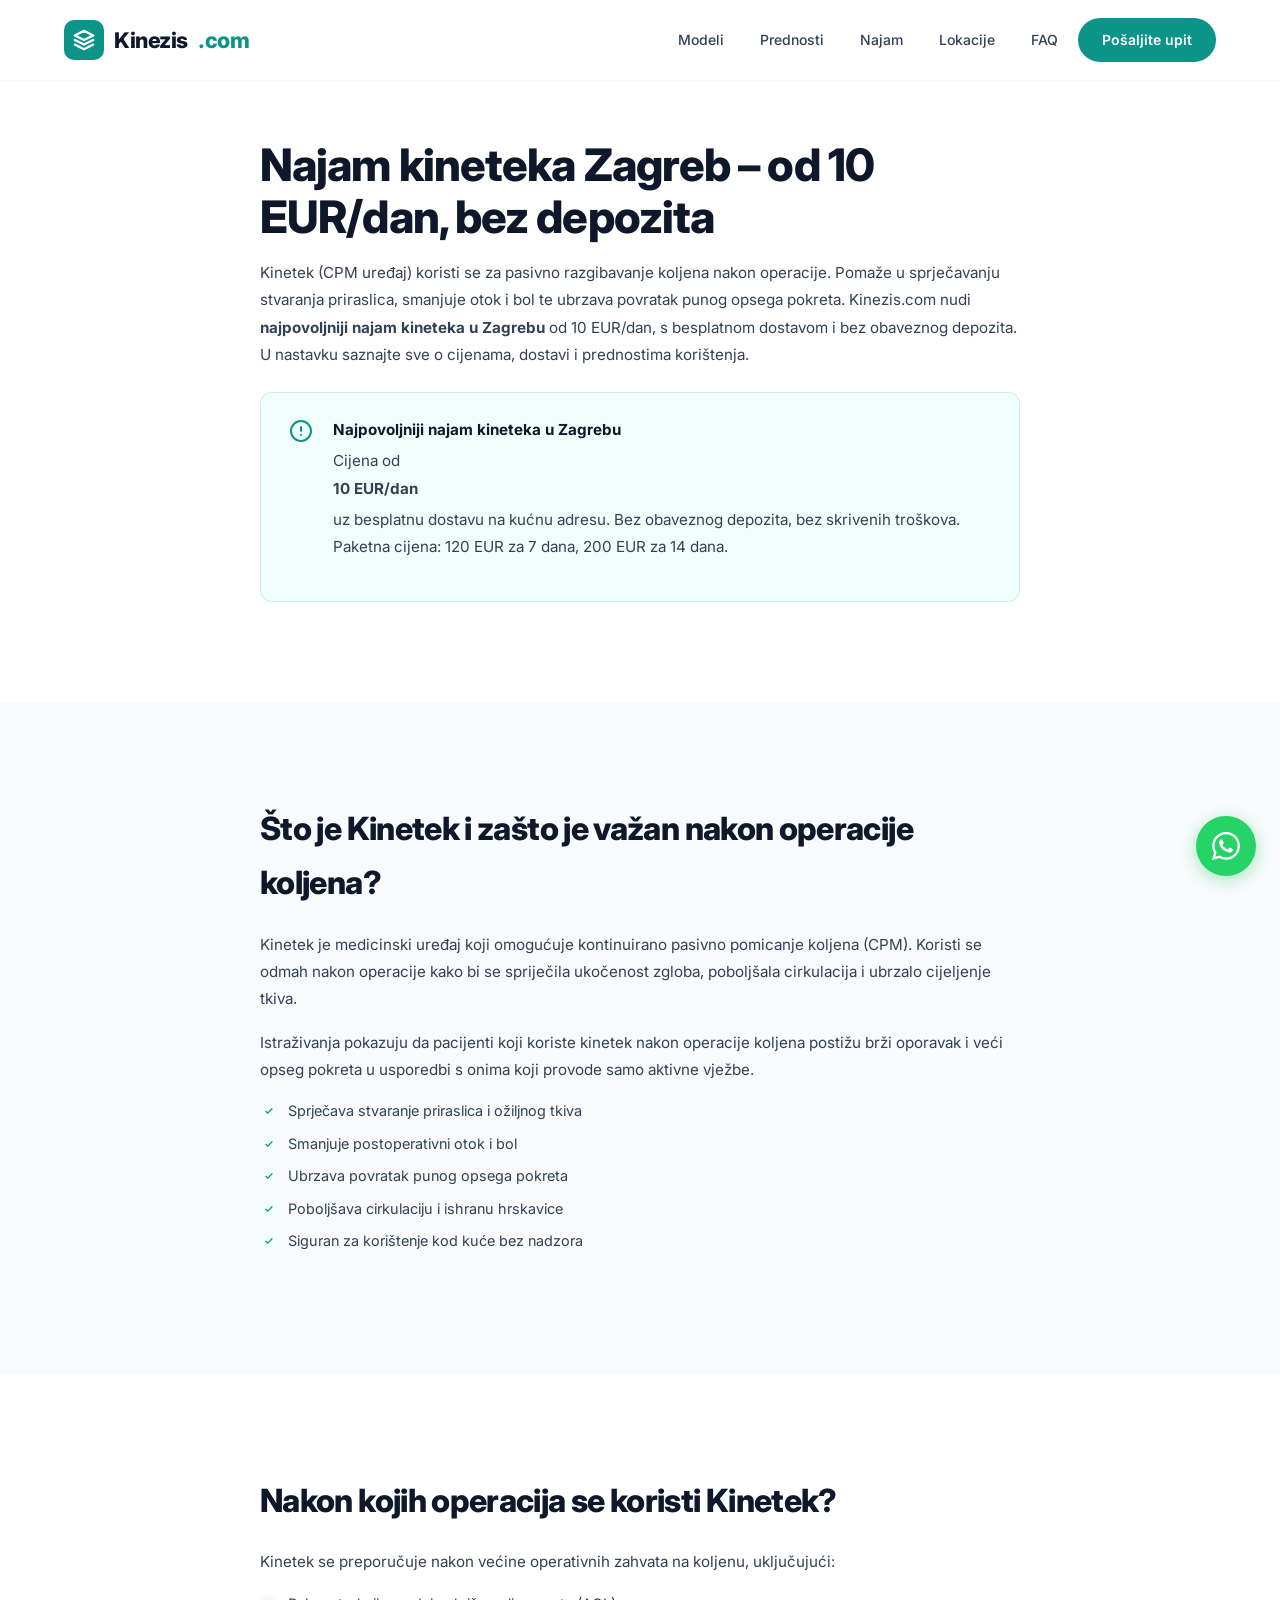
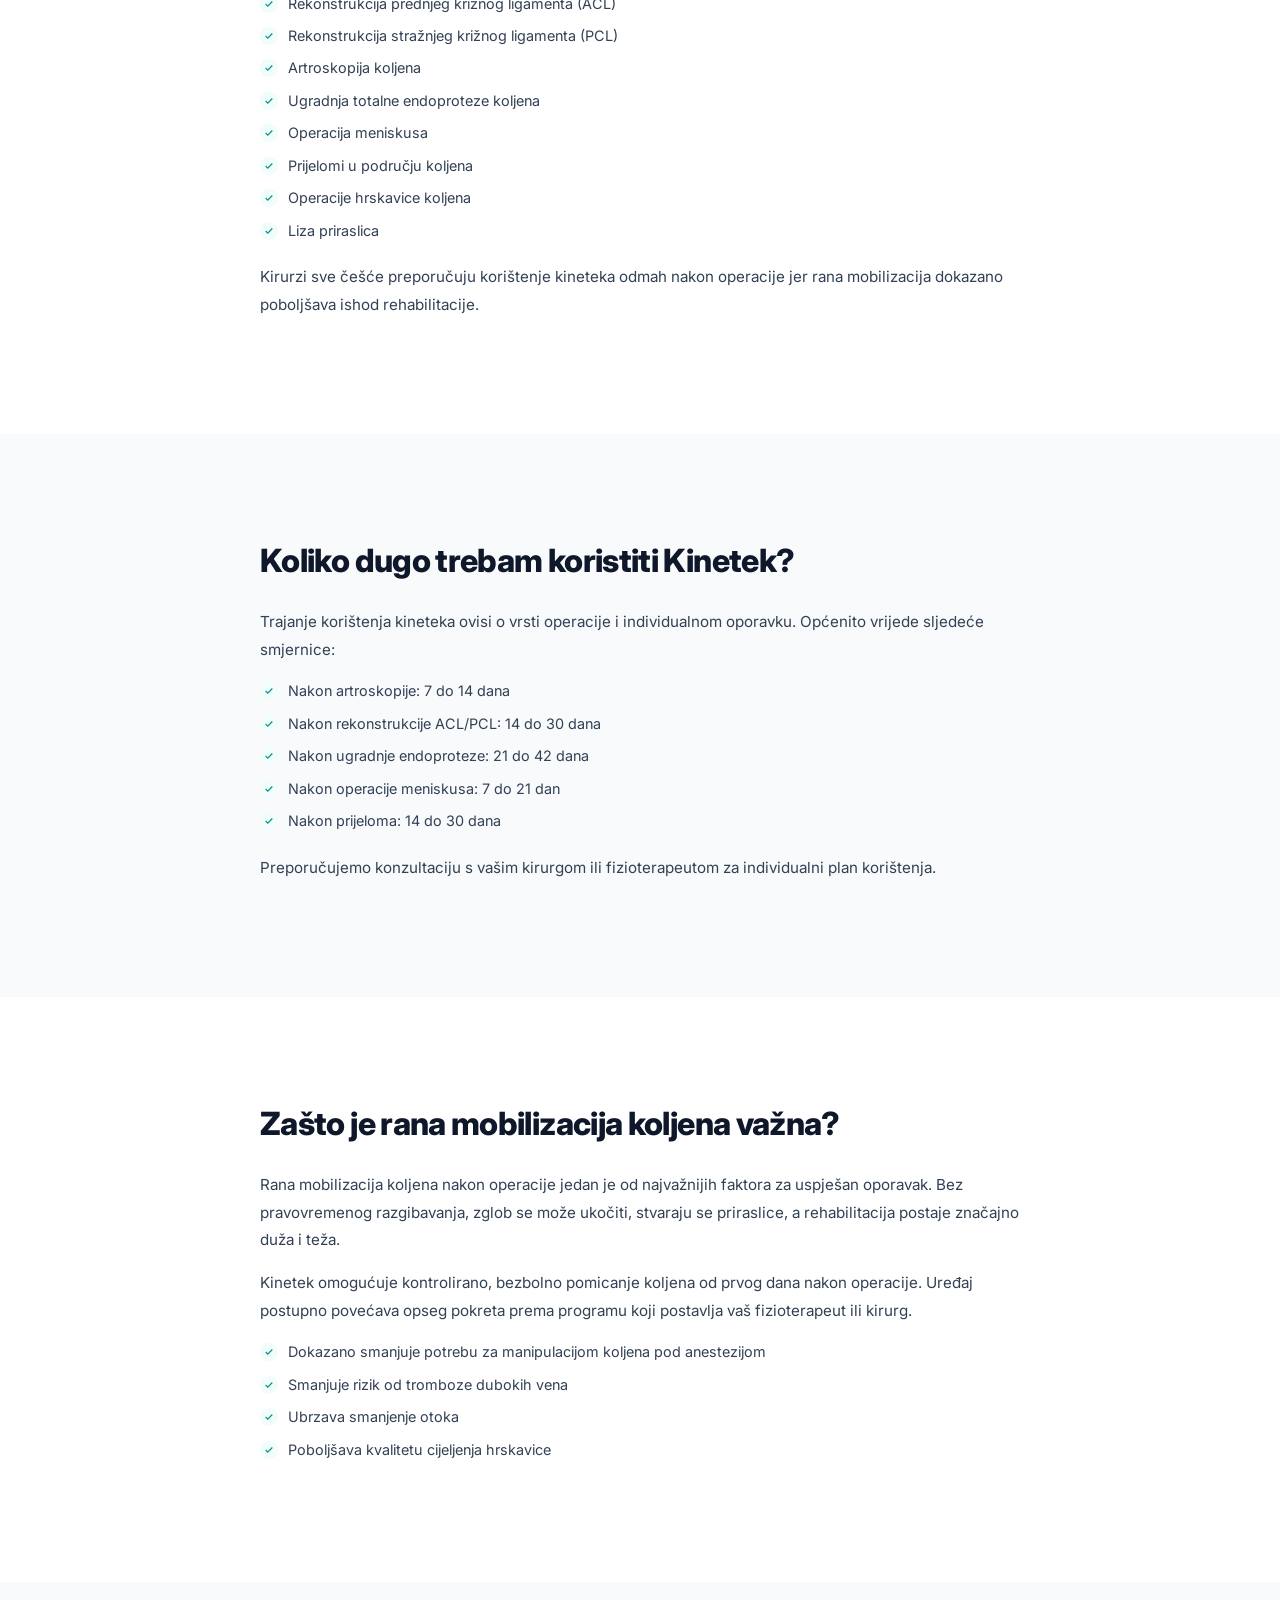
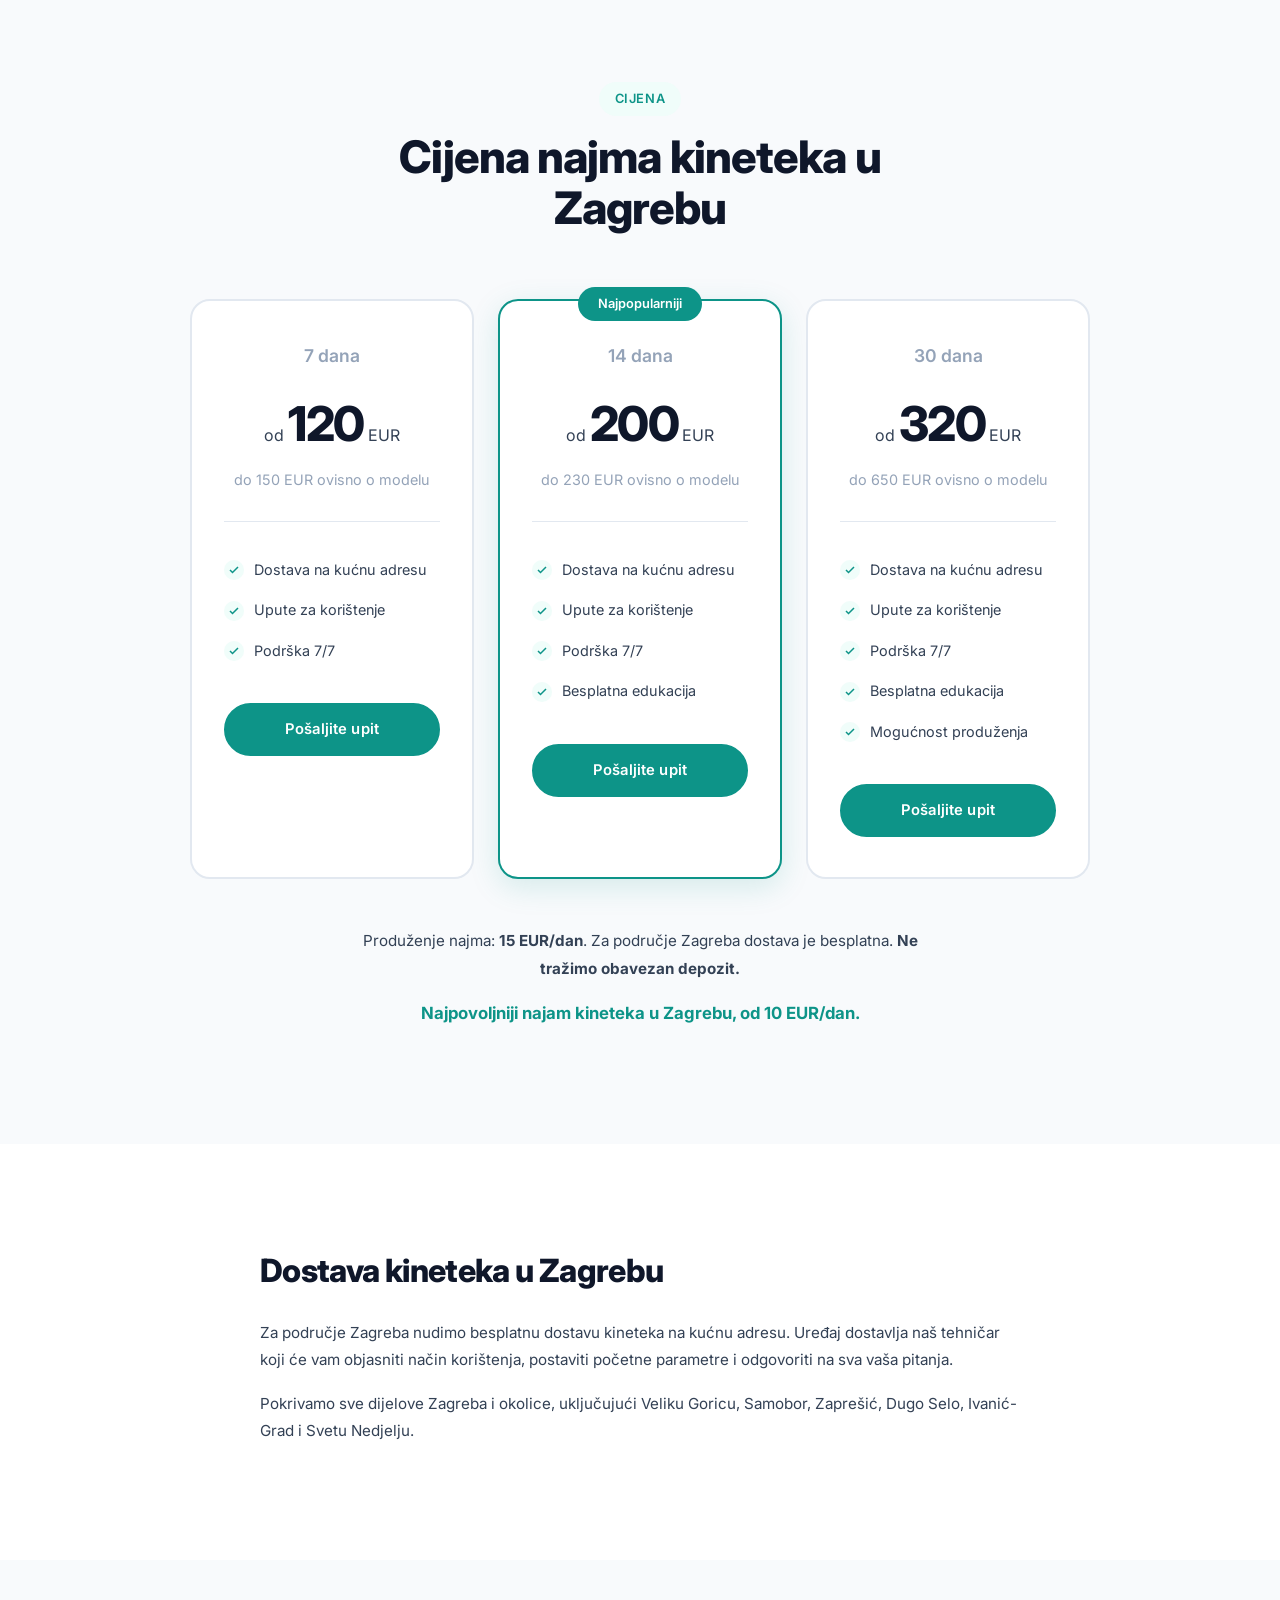
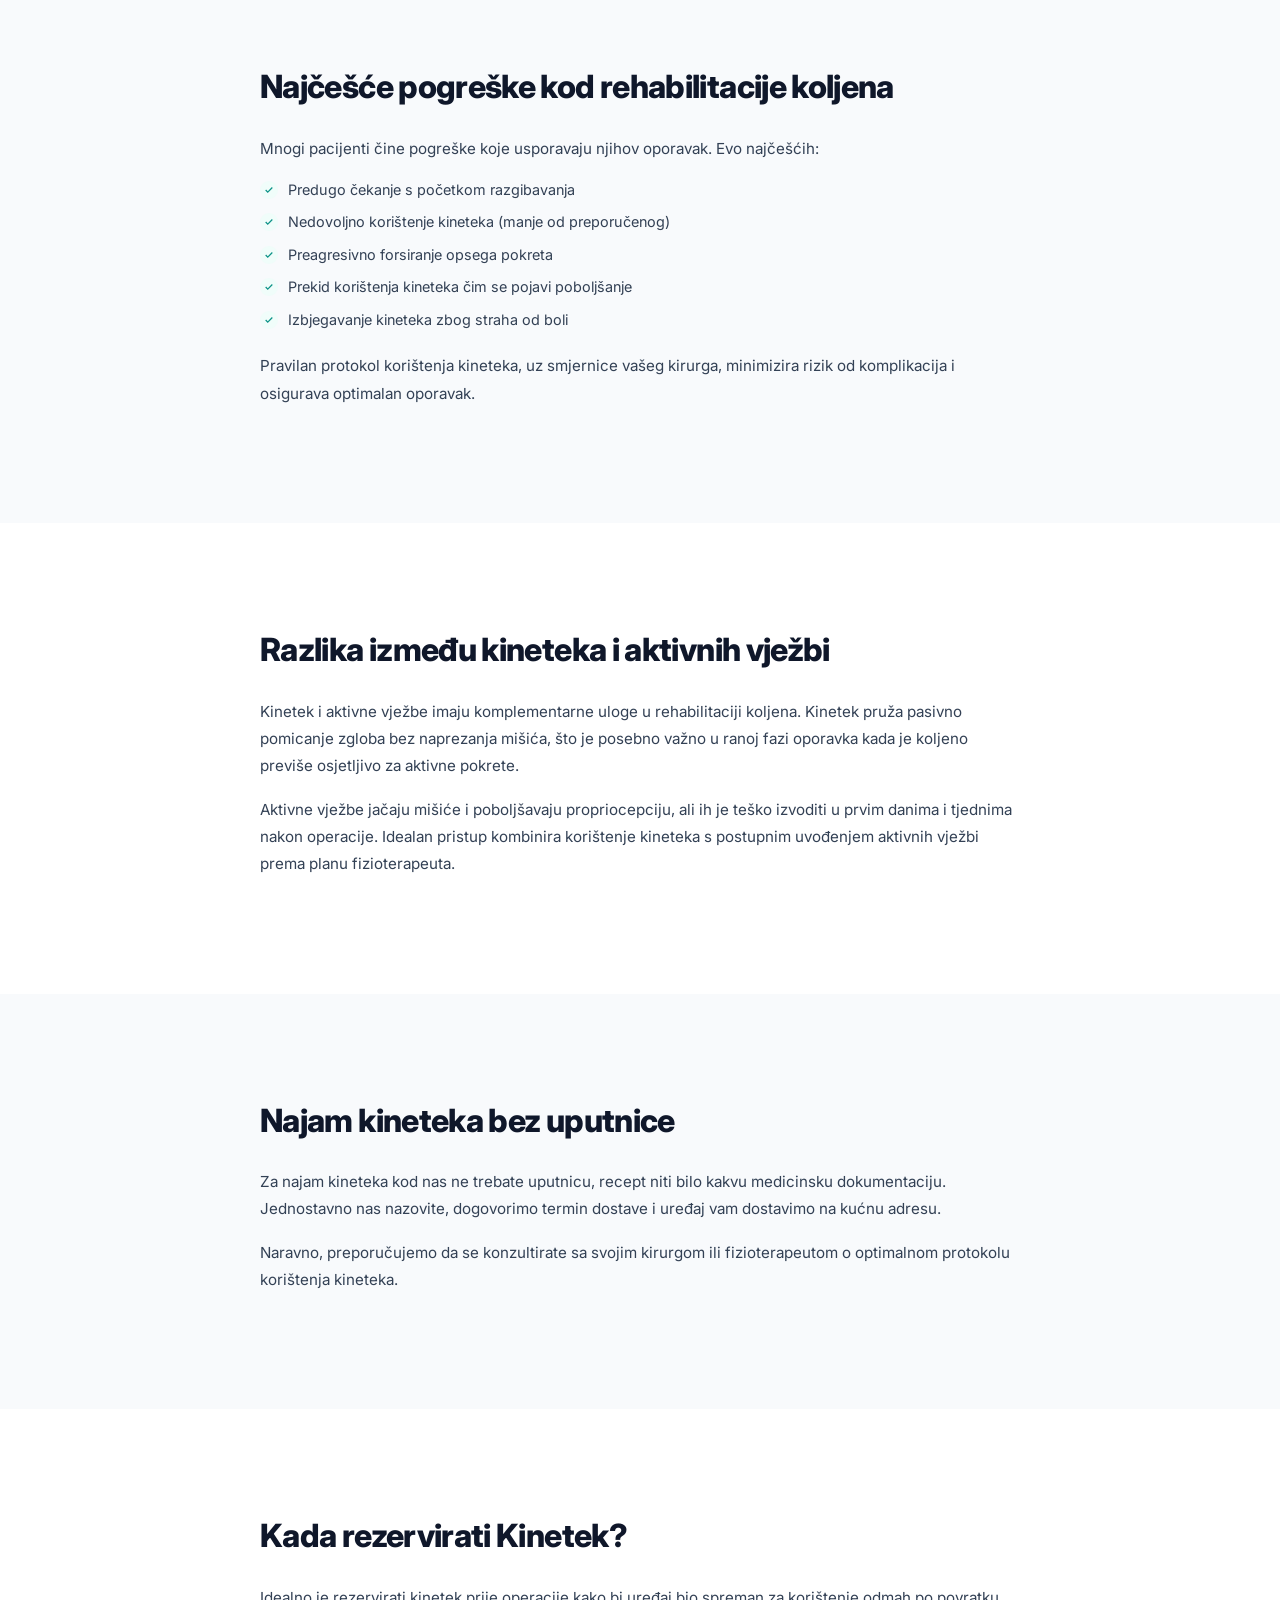
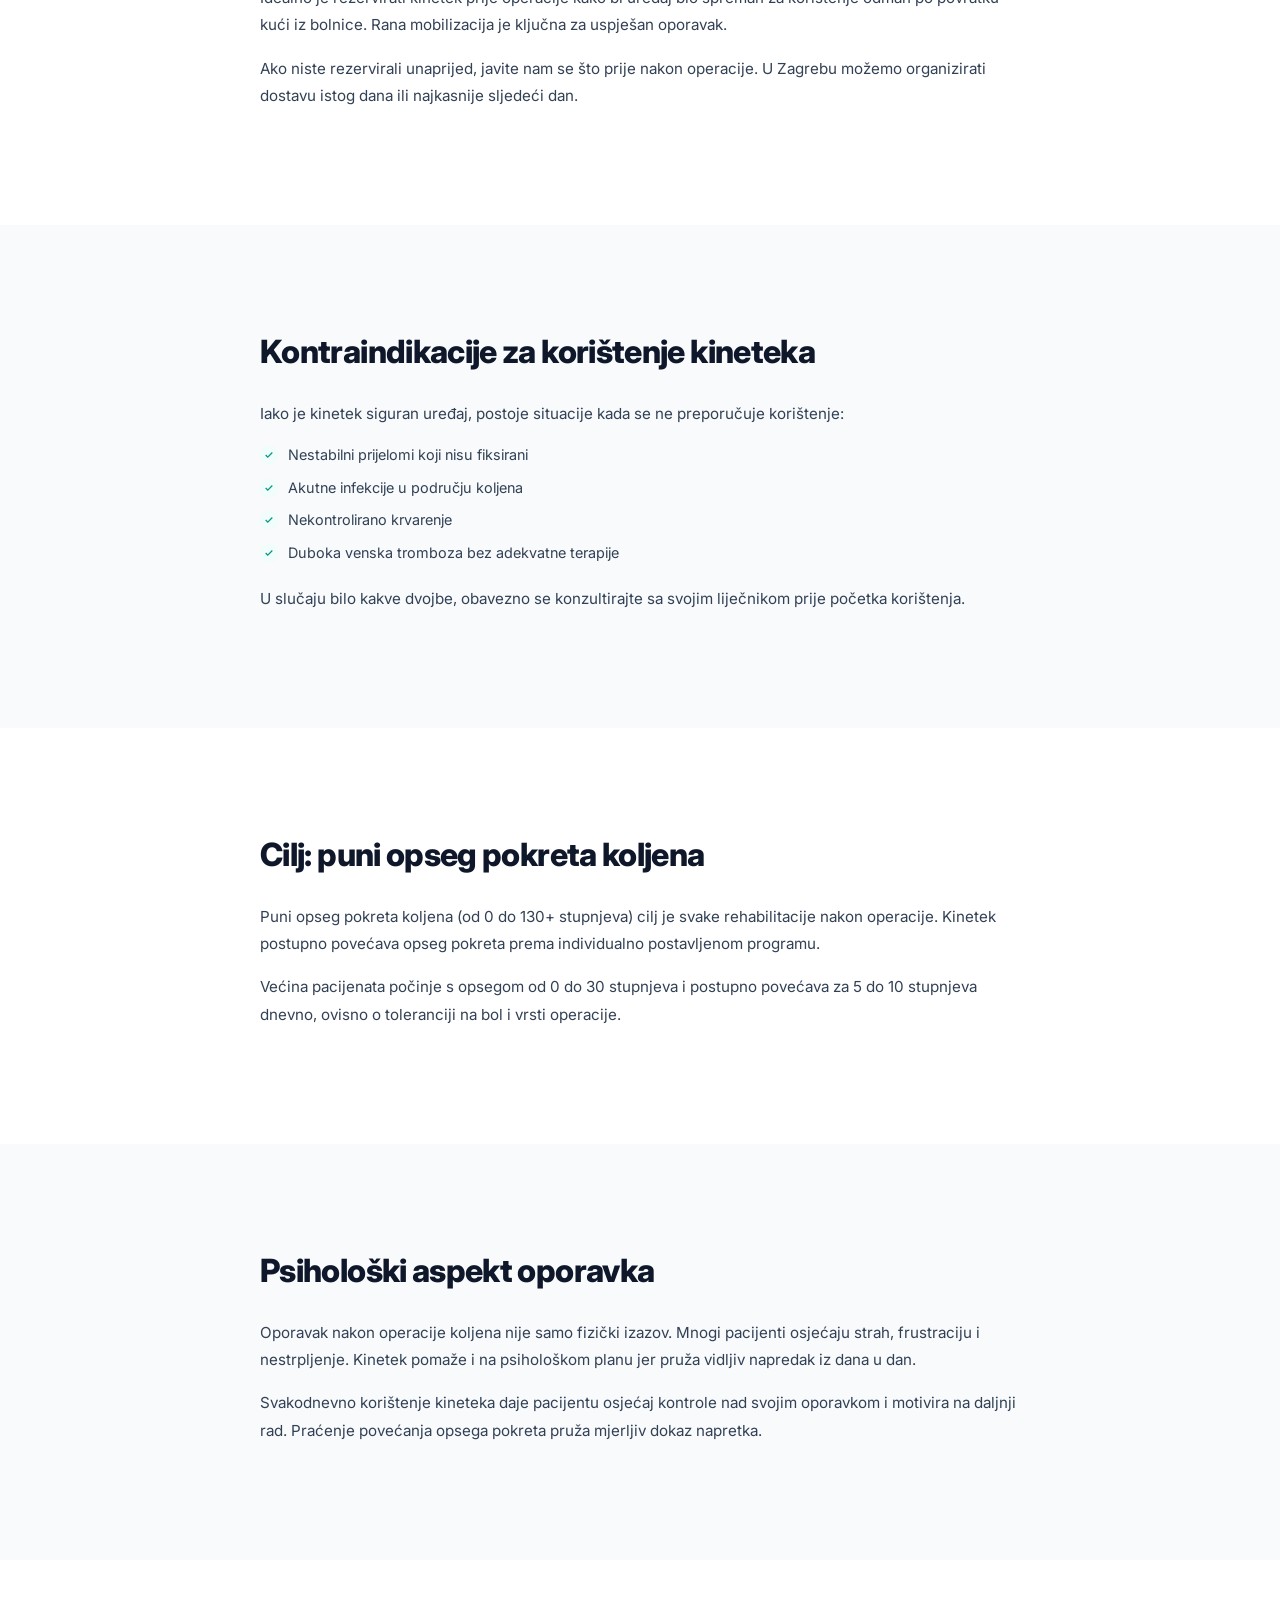
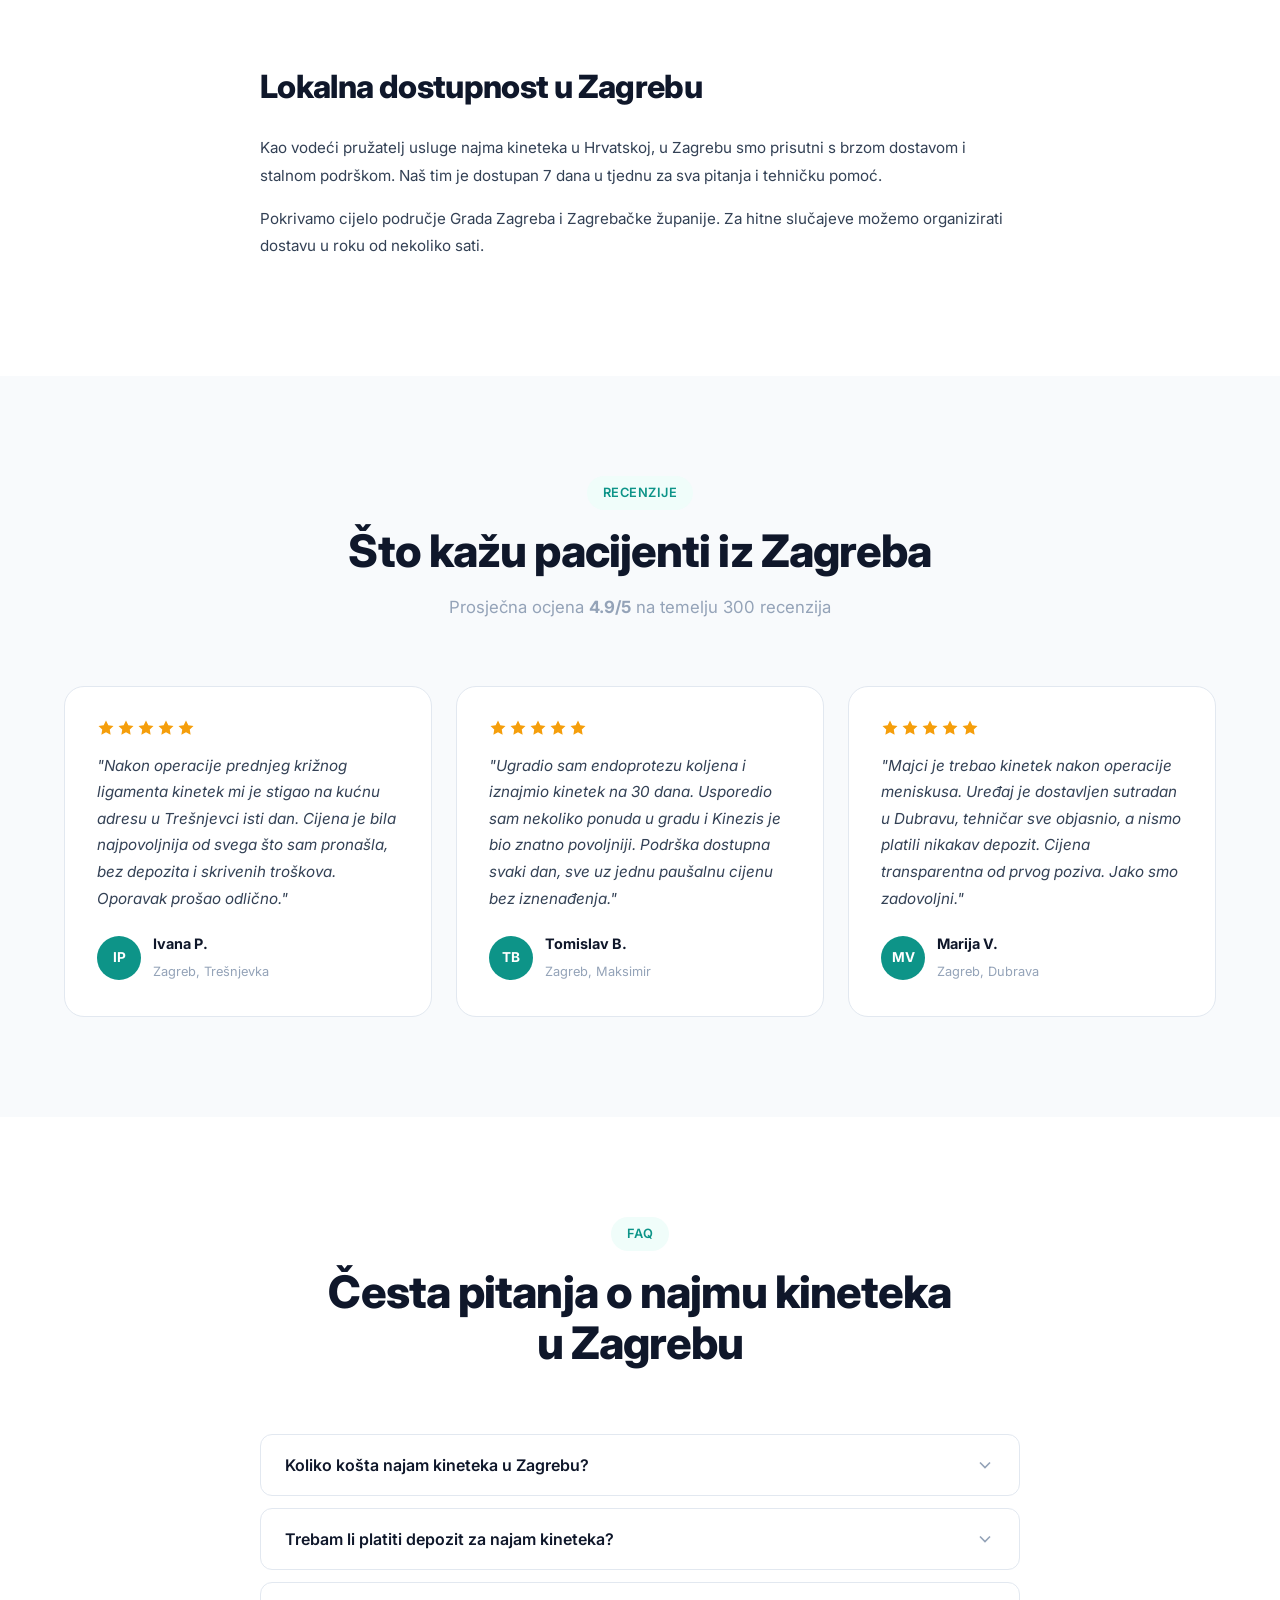
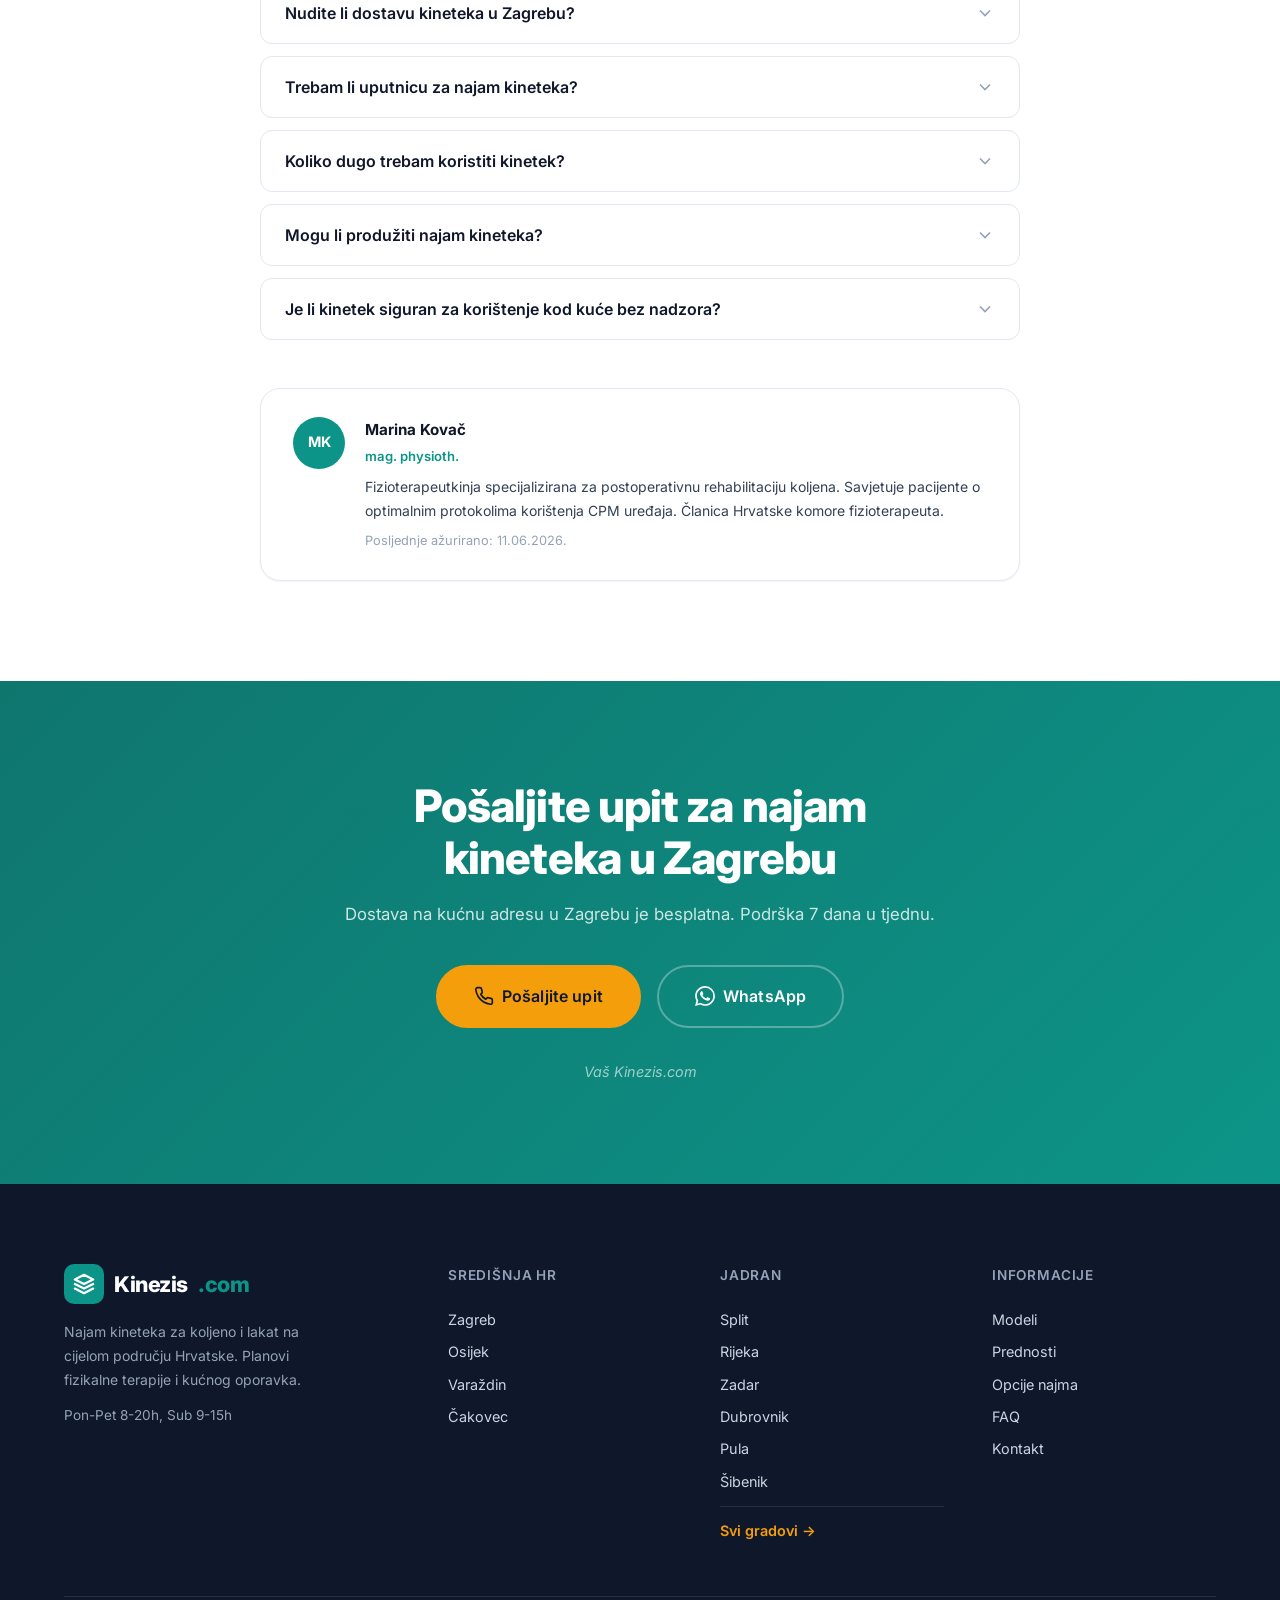
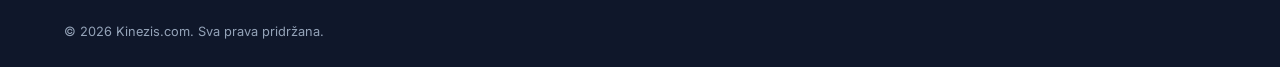
<file: najam-kineteka-zagreb/index.html>
<!DOCTYPE html>
<html lang="hr">
<head>
    <meta charset="UTF-8">
    <meta name="viewport" content="width=device-width, initial-scale=1.0">
    <title>Najam kineteka Zagreb od 10 EUR/dan bez depozita | Kinezis.com</title>
    <meta name="description" content="Najam kineteka u Zagrebu od 10 EUR/dan. Najpovoljnija cijena u gradu, bez obaveznog depozita. Dostava na kućnu adresu. Kinetek za koljeno nakon operacije. Pošaljite upit.">
    <meta name="keywords" content="kinetek Zagreb, najam kineteka Zagreb, kinetek za koljeno Zagreb, CPM uredaj Zagreb, rehabilitacija koljena Zagreb, cijena kineteka Zagreb">
    <meta name="robots" content="index, follow, max-snippet:-1, max-image-preview:large">
    <meta name="geo.region" content="HR">
    <meta name="geo.placename" content="Zagreb">
    <link rel="canonical" href="https://kinezis.com/najam-kineteka-zagreb/">

    <meta property="og:type" content="article">
    <meta property="og:url" content="https://kinezis.com/najam-kineteka-zagreb/">
    <meta property="og:title" content="Najam kineteka Zagreb od 10 EUR/dan bez depozita | Kinezis.com">
    <meta property="og:description" content="Najam kineteka u Zagrebu od 10 EUR/dan. Najpovoljnija cijena u gradu, bez obaveznog depozita. Dostava na kućnu adresu. Kinetek za koljeno nakon operacije.">
    <meta property="og:image" content="https://kinezis.com/assets/images/kinetek-hero.jpg">
    <meta property="og:locale" content="hr_HR">
    <meta property="og:site_name" content="Kinezis.com">

    <link rel="icon" type="image/svg+xml" href="/favicon.svg">
    <link rel="apple-touch-icon" href="/favicon.svg">

    <style>
        *,*::before,*::after{margin:0;padding:0;box-sizing:border-box}
        :root{--primary:#0d9488;--primary-dark:#0f766e;--primary-light:#5eead4;--primary-50:#f0fdfa;--accent:#f59e0b;--dark:#0f172a;--dark-600:#334155;--dark-400:#94a3b8;--gray-50:#f8fafc;--gray-100:#f1f5f9;--gray-200:#e2e8f0;--white:#fff;--font:'Inter',system-ui,sans-serif;--ease:cubic-bezier(.22,1,.36,1);--shadow-sm:0 1px 2px rgba(0,0,0,.05);--shadow-md:0 4px 6px -1px rgba(0,0,0,.1);--shadow-lg:0 20px 25px -5px rgba(0,0,0,.1);--shadow-xl:0 25px 50px -12px rgba(0,0,0,.15);--radius:12px;--radius-lg:20px;--radius-full:9999px}
        html{scroll-behavior:smooth;scroll-padding-top:80px}
        body{font-family:var(--font);color:var(--dark);line-height:1.7;background:var(--white);-webkit-font-smoothing:antialiased;overflow-x:hidden}
        a{text-decoration:none;color:inherit}img,video,svg{max-width:100%;display:block}
        .container{max-width:1200px;margin:0 auto;padding:0 24px}
        .header{position:fixed;top:0;left:0;right:0;z-index:1000;background:rgba(255,255,255,.95);backdrop-filter:blur(16px);box-shadow:var(--shadow-sm)}
        .header__inner{display:flex;align-items:center;justify-content:space-between;height:80px}
        .logo{display:flex;align-items:center;gap:10px;font-weight:800;font-size:1.35rem;letter-spacing:-.02em}
        .logo__icon{width:40px;height:40px;background:var(--primary);border-radius:10px;display:flex;align-items:center;justify-content:center}
        .logo__icon svg{width:22px;height:22px}
        .logo span{color:var(--primary)}
        .nav{display:flex;align-items:center;gap:4px}
        .nav a{padding:8px 16px;border-radius:var(--radius-full);font-size:.875rem;font-weight:500;color:var(--dark-600);transition:all .2s}
        .nav a:hover{color:var(--primary);background:var(--gray-100)}
        .nav__cta{background:var(--primary)!important;color:var(--white)!important;padding:10px 24px!important;font-weight:600!important}
        .nav__cta:hover{background:var(--primary-dark)!important}
        .hamburger{display:none;flex-direction:column;gap:5px;background:none;border:none;cursor:pointer;padding:8px;z-index:1001}
        .hamburger span{display:block;width:22px;height:2px;background:var(--dark);border-radius:2px;transition:all .3s}
        @media(max-width:768px){.nav{position:fixed;top:0;right:0;bottom:0;width:300px;background:var(--white);flex-direction:column;padding:100px 32px 32px;transform:translateX(100%);transition:transform .4s var(--ease);box-shadow:var(--shadow-xl);z-index:999}.nav.open{transform:translateX(0)}.nav a{padding:14px 20px;font-size:1rem;width:100%;border-radius:var(--radius)}.hamburger{display:flex}}
    </style>

    <link rel="preconnect" href="https://fonts.googleapis.com">
    <link rel="preconnect" href="https://fonts.gstatic.com" crossorigin>
    <link rel="preload" as="style" href="https://fonts.googleapis.com/css2?family=Inter:wght@400;500;600;700;800&display=swap" onload="this.onload=null;this.rel='stylesheet'">
    <noscript><link rel="stylesheet" href="https://fonts.googleapis.com/css2?family=Inter:wght@400;500;600;700;800&display=swap"></noscript>
    <link rel="stylesheet" href="/style.css" media="print" onload="this.media='all'">
    <noscript><link rel="stylesheet" href="/style.css"></noscript>

    <script type="application/ld+json">
    {
      "@context": "https://schema.org",
      "@type": "LocalBusiness",
      "name": "Kinezis.com",
      "description": "Najam kineteka za koljeno u Zagrebu. Dostava na kućnu adresu. Najpovoljnija cijena od 10 EUR/dan, bez obaveznog depozita.",
      "url": "https://kinezis.com/najam-kineteka-zagreb/",
      "address": {"@type": "PostalAddress", "addressLocality": "Zagreb", "addressCountry": "HR"},
      "areaServed": {"@type": "City", "name": "Zagreb"},
      "priceRange": "od 10 EUR/dan",
      "openingHoursSpecification": {"@type": "OpeningHoursSpecification", "dayOfWeek": ["Monday","Tuesday","Wednesday","Thursday","Friday","Saturday","Sunday"], "opens": "07:00", "closes": "21:00"}
    }
    </script>
<script type="application/ld+json">{"@context":"https://schema.org","@type":"Product","name":"Najam kineteka (CPM uređaj) - Zagreb","brand":{"@type":"Brand","name":"Kinezis"},"offers":{"@type":"Offer","price":"10","priceCurrency":"EUR","availability":"https://schema.org/InStock"},"aggregateRating":{"@type":"AggregateRating","ratingValue":"4.9","reviewCount":"31","bestRating":"5","worstRating":"1"}}</script>
    <script type="application/ld+json">
    {
      "@context": "https://schema.org",
      "@type": "Service",
      "name": "Najam kineteka u Zagrebu",
      "description": "Najam CPM uređaja za rehabilitaciju koljena u Zagrebu. Od 10 EUR/dan, bez obaveznog depozita. Dostava na kućnu adresu, postavljanje i podrška 7/7 uključeni.",
      "serviceType": "Najam CPM uređaja za kućnu rehabilitaciju koljena",
      "areaServed": {"@type": "City", "name": "Zagreb"},
      "provider": {
        "@type": "LocalBusiness",
        "name": "Kinezis.com",
        "url": "https://kinezis.com/"
      },
      "offers": {
        "@type": "Offer",
        "price": "10",
        "priceCurrency": "EUR",
        "description": "Najam kineteka od 10 EUR/dan, bez obaveznog depozita",
        "url": "https://kinezis.com/najam-kineteka-zagreb/",
        "availability": "https://schema.org/InStock"
      },
      "aggregateRating": {
        "@type": "AggregateRating",
        "ratingValue": "4.9",
        "reviewCount": "31",
        "bestRating": "5",
        "worstRating": "1"
      },
      "review": [
        {
          "@type": "Review",
          "author": {"@type": "Person", "name": "Ivana P."},
          "reviewRating": {"@type": "Rating", "ratingValue": "5", "bestRating": "5"},
          "datePublished": "2026-04-10",
          "reviewBody": "Nakon operacije prednjeg križnog ligamenta kinetek mi je stigao na kućnu adresu u Trešnjevci isti dan. Cijena je bila najpovoljnija od svega što sam pronašla u Zagrebu, bez depozita i bez skrivenih troškova. Oporavak je prošao odlično."
        },
        {
          "@type": "Review",
          "author": {"@type": "Person", "name": "Krešimir L."},
          "reviewRating": {"@type": "Rating", "ratingValue": "5", "bestRating": "5"},
          "datePublished": "2026-03-22",
          "reviewBody": "Ugradio sam endoprotezu koljena i iznajmio kinetek na 30 dana. Usporedio sam nekoliko ponuda u gradu i Kinezis je bio znatno povoljniji. Podrška je bila dostupna svaki dan kad sam imao pitanja. Preporučujem svima."
        },
        {
          "@type": "Review",
          "author": {"@type": "Person", "name": "Marija V."},
          "reviewRating": {"@type": "Rating", "ratingValue": "5", "bestRating": "5"},
          "datePublished": "2026-05-03",
          "reviewBody": "Majka je imala operaciju meniskusa i trebali smo kinetek što prije. Nazvali smo, uređaj je dostavljen sutradan u Dubravu. Tehničar je sve objasnio, a cijena je bila transparentna od početka. Nismo platili depozit, što nam je jako pomoglo."
        }
      ]
    }
    </script>
    <script type="application/ld+json">
    {
      "@context": "https://schema.org",
      "@type": "FAQPage",
      "mainEntity": [
        {
          "@type": "Question",
          "name": "Koliko košta najam kineteka u Zagrebu?",
          "acceptedAnswer": {"@type": "Answer", "text": "Cijena najma kineteka u Zagrebu počinje od 10 EUR/dan za osnovni model. Paketne cijene: 120 EUR za 7 dana, 200 EUR za 14 dana i 320 EUR za 30 dana. Dostava na kućnu adresu u Zagreb je besplatna. Nema obaveznog depozita."}
        },
        {
          "@type": "Question",
          "name": "Trebam li platiti depozit za najam kineteka?",
          "acceptedAnswer": {"@type": "Answer", "text": "Ne tražimo obavezan depozit. Cijenu najma plaćate prema odabranom paketu, bez dodatnih pologova ili skrivenih troškova."}
        },
        {
          "@type": "Question",
          "name": "Nudite li dostavu kineteka u Zagrebu?",
          "acceptedAnswer": {"@type": "Answer", "text": "Da, za područje Zagreba i okolice dostava je besplatna. Pokrivamo sve gradske četvrti: od centra do Velike Gorice, Samobora, Zaprešića, Dugog Sela i Svete Nedjelje. Dostava je moguća isti dan ili sljedeći dan."}
        },
        {
          "@type": "Question",
          "name": "Trebam li uputnicu za najam kineteka?",
          "acceptedAnswer": {"@type": "Answer", "text": "Ne, uputnica nije potrebna. Kinetek možete iznajmiti direktno bez uputnice ili recepta. Preporučujemo da imate preporuku kirurga o željenom opsegu pokreta kako bi tehničar pravilno postavio parametre uređaja."}
        },
        {
          "@type": "Question",
          "name": "Koliko dugo trebam koristiti kinetek?",
          "acceptedAnswer": {"@type": "Answer", "text": "Trajanje ovisi o vrsti operacije: nakon artroskopije 7 do 14 dana, nakon rekonstrukcije ACL/PCL 14 do 30 dana, nakon ugradnje endoproteze 21 do 42 dana. Konzultirajte se sa svojim kirurgom za individualni protokol."}
        },
        {
          "@type": "Question",
          "name": "Mogu li produžiti najam kineteka?",
          "acceptedAnswer": {"@type": "Answer", "text": "Da, produženje najma iznosi 15 EUR po danu. Produženje dogovarate jednim pozivom, bez birokracije."}
        },
        {
          "@type": "Question",
          "name": "Je li kinetek siguran za korištenje kod kuće bez nadzora?",
          "acceptedAnswer": {"@type": "Answer", "text": "Da. Kinetek je medicinski uređaj projektiran za samostalnu kućnu upotrebu. Naš tehničar osobno dostavlja uređaj, postavlja parametre prema preporuci kirurga i educira pacijenta i obitelj. Podrška je dostupna 7 dana u tjednu durante cijelog najma."}
        }
      ]
    }
    </script>
    <script type="application/ld+json">
{
  "@context": "https://schema.org",
  "@type": "BreadcrumbList",
  "itemListElement": [
    {"@type": "ListItem", "position": 1, "name": "Početna", "item": "https://kinezis.com/"},
    {"@type": "ListItem", "position": 2, "name": "Gradovi", "item": "https://kinezis.com/gradovi/"},
    {"@type": "ListItem", "position": 3, "name": "Zagreb", "item": "https://kinezis.com/najam-kineteka-zagreb/"}
  ]
}
    </script>
</head>
<body>

    <header class="header" id="header">
        <div class="container">
            <div class="header__inner">
                <a href="/" class="logo">
                    <div class="logo__icon"><svg viewBox="0 0 24 24" fill="none" stroke="white" stroke-width="2.5" stroke-linecap="round" stroke-linejoin="round"><path d="M12 2L2 7l10 5 10-5-10-5z"/><path d="M2 17l10 5 10-5"/><path d="M2 12l10 5 10-5"/></svg></div>
                    Kinezis<span>.com</span>
                </a>
                <nav class="nav" id="nav">
                    <a href="/#modeli">Modeli</a>
                    <a href="/#prednosti">Prednosti</a>
                    <a href="/#najam">Najam</a>
                    <a href="/#lokacije">Lokacije</a>
                    <a href="/#faq">FAQ</a>
                    <a href="/kontakt/" class="nav__cta">Pošaljite upit</a>
                </nav>
                <button class="hamburger" id="hamburger" aria-label="Izbornik"><span></span><span></span><span></span></button>
            </div>
        </div>
    </header>
    <div class="nav-overlay" id="navOverlay"></div>

    <!-- HERO -->
    <section class="section" style="padding-top:140px">
        <div class="container">
            <div class="article">
                <h1 class="section__title">Najam kineteka Zagreb – od 10 EUR/dan, bez depozita</h1>
                <p>Kinetek (CPM uređaj) koristi se za pasivno razgibavanje koljena nakon operacije. Pomaže u sprječavanju stvaranja priraslica, smanjuje otok i bol te ubrzava povratak punog opsega pokreta. Kinezis.com nudi <strong>najpovoljniji najam kineteka u Zagrebu</strong> od 10 EUR/dan, s besplatnom dostavom i bez obaveznog depozita. U nastavku saznajte sve o cijenama, dostavi i prednostima korištenja.</p>
                <div class="hzzo-info" style="margin-top:24px">
                    <div class="hzzo-info__icon">
                        <svg width="24" height="24" viewBox="0 0 24 24" fill="none" stroke="var(--primary)" stroke-width="2" stroke-linecap="round" stroke-linejoin="round"><circle cx="12" cy="12" r="10"/><line x1="12" y1="8" x2="12" y2="12"/><line x1="12" y1="16" x2="12.01" y2="16"/></svg>
                    </div>
                    <div>
                        <strong>Najpovoljniji najam kineteka u Zagrebu</strong>
                        <p>Cijena od <strong>10 EUR/dan</strong> uz besplatnu dostavu na kućnu adresu. Bez obaveznog depozita, bez skrivenih troškova. Paketna cijena: 120 EUR za 7 dana, 200 EUR za 14 dana.</p>
                    </div>
                </div>
            </div>
        </div>
    </section>

    <!-- ŠTO JE KINETEK -->
    <section class="section section--gray">
        <div class="container">
            <div class="article">
                <h2>Što je Kinetek i zašto je važan nakon operacije koljena?</h2>
                <p>Kinetek je medicinski uređaj koji omogućuje kontinuirano pasivno pomicanje koljena (CPM). Koristi se odmah nakon operacije kako bi se spriječila ukočenost zgloba, poboljšala cirkulacija i ubrzalo cijeljenje tkiva.</p>
                <p>Istraživanja pokazuju da pacijenti koji koriste kinetek nakon operacije koljena postižu brži oporavak i veći opseg pokreta u usporedbi s onima koji provode samo aktivne vježbe.</p>
                <ul>
                    <li>Sprječava stvaranje priraslica i ožiljnog tkiva</li>
                    <li>Smanjuje postoperativni otok i bol</li>
                    <li>Ubrzava povratak punog opsega pokreta</li>
                    <li>Poboljšava cirkulaciju i ishranu hrskavice</li>
                    <li>Siguran za korištenje kod kuće bez nadzora</li>
                </ul>
            </div>
        </div>
    </section>

    <!-- NAKON KOJIH OPERACIJA -->
    <section class="section">
        <div class="container">
            <div class="article">
                <h2>Nakon kojih operacija se koristi Kinetek?</h2>
                <p>Kinetek se preporučuje nakon većine operativnih zahvata na koljenu, uključujući:</p>
                <ul>
                    <li>Rekonstrukcija prednjeg križnog ligamenta (ACL)</li>
                    <li>Rekonstrukcija stražnjeg križnog ligamenta (PCL)</li>
                    <li>Artroskopija koljena</li>
                    <li>Ugradnja totalne endoproteze koljena</li>
                    <li>Operacija meniskusa</li>
                    <li>Prijelomi u području koljena</li>
                    <li>Operacije hrskavice koljena</li>
                    <li>Liza priraslica</li>
                </ul>
                <p>Kirurzi sve češće preporučuju korištenje kineteka odmah nakon operacije jer rana mobilizacija dokazano poboljšava ishod rehabilitacije.</p>
            </div>
        </div>
    </section>

    <!-- KOLIKO DUGO -->
    <section class="section section--gray">
        <div class="container">
            <div class="article">
                <h2>Koliko dugo trebam koristiti Kinetek?</h2>
                <p>Trajanje korištenja kineteka ovisi o vrsti operacije i individualnom oporavku. Općenito vrijede sljedeće smjernice:</p>
                <ul>
                    <li>Nakon artroskopije: 7 do 14 dana</li>
                    <li>Nakon rekonstrukcije ACL/PCL: 14 do 30 dana</li>
                    <li>Nakon ugradnje endoproteze: 21 do 42 dana</li>
                    <li>Nakon operacije meniskusa: 7 do 21 dan</li>
                    <li>Nakon prijeloma: 14 do 30 dana</li>
                </ul>
                <p>Preporučujemo konzultaciju s vašim kirurgom ili fizioterapeutom za individualni plan korištenja.</p>
            </div>
        </div>
    </section>

    <!-- ZAŠTO RANA MOBILIZACIJA -->
    <section class="section">
        <div class="container">
            <div class="article">
                <h2>Zašto je rana mobilizacija koljena važna?</h2>
                <p>Rana mobilizacija koljena nakon operacije jedan je od najvažnijih faktora za uspješan oporavak. Bez pravovremenog razgibavanja, zglob se može ukočiti, stvaraju se priraslice, a rehabilitacija postaje značajno duža i teža.</p>
                <p>Kinetek omogućuje kontrolirano, bezbolno pomicanje koljena od prvog dana nakon operacije. Uređaj postupno povećava opseg pokreta prema programu koji postavlja vaš fizioterapeut ili kirurg.</p>
                <ul>
                    <li>Dokazano smanjuje potrebu za manipulacijom koljena pod anestezijom</li>
                    <li>Smanjuje rizik od tromboze dubokih vena</li>
                    <li>Ubrzava smanjenje otoka</li>
                    <li>Poboljšava kvalitetu cijeljenja hrskavice</li>
                </ul>
            </div>
        </div>
    </section>

    <!-- CIJENA -->
    <section class="section section--gray">
        <div class="container">
            <div class="section__header">
                <span class="section__tag">Cijena</span>
                <h2 class="section__title">Cijena najma kineteka u Zagrebu</h2>
            </div>
            <div class="pricing__grid" style="max-width:900px;margin:0 auto">
                <div class="pricing__card">
                    <div class="pricing__duration">7 dana</div>
                    <div class="pricing__price">od <span>120</span> EUR</div>
                    <div class="pricing__total">do 150 EUR ovisno o modelu</div>
                    <ul class="pricing__features">
                        <li>Dostava na kućnu adresu</li>
                        <li>Upute za korištenje</li>
                        <li>Podrška 7/7</li>
                    </ul>
                    <a href="/kontakt/" class="btn btn--primary btn--full">Pošaljite upit</a>
                </div>
                <div class="pricing__card pricing__card--popular">
                    <div class="pricing__badge">Najpopularniji</div>
                    <div class="pricing__duration">14 dana</div>
                    <div class="pricing__price">od <span>200</span> EUR</div>
                    <div class="pricing__total">do 230 EUR ovisno o modelu</div>
                    <ul class="pricing__features">
                        <li>Dostava na kućnu adresu</li>
                        <li>Upute za korištenje</li>
                        <li>Podrška 7/7</li>
                        <li>Besplatna edukacija</li>
                    </ul>
                    <a href="/kontakt/" class="btn btn--primary btn--full">Pošaljite upit</a>
                </div>
                <div class="pricing__card">
                    <div class="pricing__duration">30 dana</div>
                    <div class="pricing__price">od <span>320</span> EUR</div>
                    <div class="pricing__total">do 650 EUR ovisno o modelu</div>
                    <ul class="pricing__features">
                        <li>Dostava na kućnu adresu</li>
                        <li>Upute za korištenje</li>
                        <li>Podrška 7/7</li>
                        <li>Besplatna edukacija</li>
                        <li>Mogućnost produženja</li>
                    </ul>
                    <a href="/kontakt/" class="btn btn--primary btn--full">Pošaljite upit</a>
                </div>
            </div>
            <div class="article article--center">
                <p>Produženje najma: <strong>15 EUR/dan</strong>. Za područje Zagreba dostava je besplatna. <strong>Ne tražimo obavezan depozit.</strong></p>
                <p style="margin-top:12px;color:var(--primary);font-weight:700;font-size:1.05rem">Najpovoljniji najam kineteka u Zagrebu, od 10 EUR/dan.</p>
            </div>
        </div>
    </section>

    <!-- DOSTAVA -->
    <section class="section">
        <div class="container">
            <div class="article">
                <h2>Dostava kineteka u Zagrebu</h2>
                <p>Za područje Zagreba nudimo besplatnu dostavu kineteka na kućnu adresu. Uređaj dostavlja naš tehničar koji će vam objasniti način korištenja, postaviti početne parametre i odgovoriti na sva vaša pitanja.</p>
                <p>Pokrivamo sve dijelove Zagreba i okolice, uključujući Veliku Goricu, Samobor, Zaprešić, Dugo Selo, Ivanić-Grad i Svetu Nedjelju.</p>
            </div>
        </div>
    </section>

    <!-- NAJČEŠĆE POGREŠKE -->
    <section class="section section--gray">
        <div class="container">
            <div class="article">
                <h2>Najčešće pogreške kod rehabilitacije koljena</h2>
                <p>Mnogi pacijenti čine pogreške koje usporavaju njihov oporavak. Evo najčešćih:</p>
                <ul>
                    <li>Predugo čekanje s početkom razgibavanja</li>
                    <li>Nedovoljno korištenje kineteka (manje od preporučenog)</li>
                    <li>Preagresivno forsiranje opsega pokreta</li>
                    <li>Prekid korištenja kineteka čim se pojavi poboljšanje</li>
                    <li>Izbjegavanje kineteka zbog straha od boli</li>
                </ul>
                <p>Pravilan protokol korištenja kineteka, uz smjernice vašeg kirurga, minimizira rizik od komplikacija i osigurava optimalan oporavak.</p>
            </div>
        </div>
    </section>

    <!-- RAZLIKA KINETEK / AKTIVNE VJEŽBE -->
    <section class="section">
        <div class="container">
            <div class="article">
                <h2>Razlika između kineteka i aktivnih vježbi</h2>
                <p>Kinetek i aktivne vježbe imaju komplementarne uloge u rehabilitaciji koljena. Kinetek pruža pasivno pomicanje zgloba bez naprezanja mišića, što je posebno važno u ranoj fazi oporavka kada je koljeno previše osjetljivo za aktivne pokrete.</p>
                <p>Aktivne vježbe jačaju mišiće i poboljšavaju propriocepciju, ali ih je teško izvoditi u prvim danima i tjednima nakon operacije. Idealan pristup kombinira korištenje kineteka s postupnim uvođenjem aktivnih vježbi prema planu fizioterapeuta.</p>
            </div>
        </div>
    </section>

    <!-- BEZ UPUTNICE -->
    <section class="section section--gray">
        <div class="container">
            <div class="article">
                <h2>Najam kineteka bez uputnice</h2>
                <p>Za najam kineteka kod nas ne trebate uputnicu, recept niti bilo kakvu medicinsku dokumentaciju. Jednostavno nas nazovite, dogovorimo termin dostave i uređaj vam dostavimo na kućnu adresu.</p>
                <p>Naravno, preporučujemo da se konzultirate sa svojim kirurgom ili fizioterapeutom o optimalnom protokolu korištenja kineteka.</p>
            </div>
        </div>
    </section>

    <!-- KADA REZERVIRATI -->
    <section class="section">
        <div class="container">
            <div class="article">
                <h2>Kada rezervirati Kinetek?</h2>
                <p>Idealno je rezervirati kinetek prije operacije kako bi uređaj bio spreman za korištenje odmah po povratku kući iz bolnice. Rana mobilizacija je ključna za uspješan oporavak.</p>
                <p>Ako niste rezervirali unaprijed, javite nam se što prije nakon operacije. U Zagrebu možemo organizirati dostavu istog dana ili najkasnije sljedeći dan.</p>
            </div>
        </div>
    </section>

    <!-- KONTRAINDIKACIJE -->
    <section class="section section--gray">
        <div class="container">
            <div class="article">
                <h2>Kontraindikacije za korištenje kineteka</h2>
                <p>Iako je kinetek siguran uređaj, postoje situacije kada se ne preporučuje korištenje:</p>
                <ul>
                    <li>Nestabilni prijelomi koji nisu fiksirani</li>
                    <li>Akutne infekcije u području koljena</li>
                    <li>Nekontrolirano krvarenje</li>
                    <li>Duboka venska tromboza bez adekvatne terapije</li>
                </ul>
                <p>U slučaju bilo kakve dvojbe, obavezno se konzultirajte sa svojim liječnikom prije početka korištenja.</p>
            </div>
        </div>
    </section>

    <!-- PUNI OPSEG POKRETA -->
    <section class="section">
        <div class="container">
            <div class="article">
                <h2>Cilj: puni opseg pokreta koljena</h2>
                <p>Puni opseg pokreta koljena (od 0 do 130+ stupnjeva) cilj je svake rehabilitacije nakon operacije. Kinetek postupno povećava opseg pokreta prema individualno postavljenom programu.</p>
                <p>Većina pacijenata počinje s opsegom od 0 do 30 stupnjeva i postupno povećava za 5 do 10 stupnjeva dnevno, ovisno o toleranciji na bol i vrsti operacije.</p>
            </div>
        </div>
    </section>

    <!-- PSIHOLOŠKI ASPEKT -->
    <section class="section section--gray">
        <div class="container">
            <div class="article">
                <h2>Psihološki aspekt oporavka</h2>
                <p>Oporavak nakon operacije koljena nije samo fizički izazov. Mnogi pacijenti osjećaju strah, frustraciju i nestrpljenje. Kinetek pomaže i na psihološkom planu jer pruža vidljiv napredak iz dana u dan.</p>
                <p>Svakodnevno korištenje kineteka daje pacijentu osjećaj kontrole nad svojim oporavkom i motivira na daljnji rad. Praćenje povećanja opsega pokreta pruža mjerljiv dokaz napretka.</p>
            </div>
        </div>
    </section>

    <!-- LOKALNA DOSTUPNOST -->
    <section class="section">
        <div class="container">
            <div class="article">
                <h2>Lokalna dostupnost u Zagrebu</h2>
                <p>Kao vodeći pružatelj usluge najma kineteka u Hrvatskoj, u Zagrebu smo prisutni s brzom dostavom i stalnom podrškom. Naš tim je dostupan 7 dana u tjednu za sva pitanja i tehničku pomoć.</p>
                <p>Pokrivamo cijelo područje Grada Zagreba i Zagrebačke županije. Za hitne slučajeve možemo organizirati dostavu u roku od nekoliko sati.</p>
            </div>
        </div>
    </section>

    <!-- RECENZIJE -->
    <section class="section section--gray">
        <div class="container">
            <div class="section__header">
                <span class="section__tag">Recenzije</span>
                <h2 class="section__title">Što kažu pacijenti iz Zagreba</h2>
                <p class="section__subtitle">Prosječna ocjena <strong>4.9/5</strong> na temelju 300 recenzija</p>
            </div>
            <div class="testimonials__grid" style="grid-template-columns:repeat(3,1fr)">
                <div class="testimonial">
                    <div class="testimonial__stars">
                        <svg width="18" height="18" viewBox="0 0 24 24" fill="#f59e0b"><polygon points="12 2 15.09 8.26 22 9.27 17 14.14 18.18 21.02 12 17.77 5.82 21.02 7 14.14 2 9.27 8.91 8.26 12 2"/></svg>
                        <svg width="18" height="18" viewBox="0 0 24 24" fill="#f59e0b"><polygon points="12 2 15.09 8.26 22 9.27 17 14.14 18.18 21.02 12 17.77 5.82 21.02 7 14.14 2 9.27 8.91 8.26 12 2"/></svg>
                        <svg width="18" height="18" viewBox="0 0 24 24" fill="#f59e0b"><polygon points="12 2 15.09 8.26 22 9.27 17 14.14 18.18 21.02 12 17.77 5.82 21.02 7 14.14 2 9.27 8.91 8.26 12 2"/></svg>
                        <svg width="18" height="18" viewBox="0 0 24 24" fill="#f59e0b"><polygon points="12 2 15.09 8.26 22 9.27 17 14.14 18.18 21.02 12 17.77 5.82 21.02 7 14.14 2 9.27 8.91 8.26 12 2"/></svg>
                        <svg width="18" height="18" viewBox="0 0 24 24" fill="#f59e0b"><polygon points="12 2 15.09 8.26 22 9.27 17 14.14 18.18 21.02 12 17.77 5.82 21.02 7 14.14 2 9.27 8.91 8.26 12 2"/></svg>
                    </div>
                    <p class="testimonial__text">"Nakon operacije prednjeg križnog ligamenta kinetek mi je stigao na kućnu adresu u Trešnjevci isti dan. Cijena je bila najpovoljnija od svega što sam pronašla, bez depozita i skrivenih troškova. Oporavak prošao odlično."</p>
                    <div class="testimonial__author">
                        <div class="testimonial__avatar">IP</div>
                        <div>
                            <strong>Ivana P.</strong>
                            <span>Zagreb, Trešnjevka</span>
                        </div>
                    </div>
                </div>
                <div class="testimonial">
                    <div class="testimonial__stars">
                        <svg width="18" height="18" viewBox="0 0 24 24" fill="#f59e0b"><polygon points="12 2 15.09 8.26 22 9.27 17 14.14 18.18 21.02 12 17.77 5.82 21.02 7 14.14 2 9.27 8.91 8.26 12 2"/></svg>
                        <svg width="18" height="18" viewBox="0 0 24 24" fill="#f59e0b"><polygon points="12 2 15.09 8.26 22 9.27 17 14.14 18.18 21.02 12 17.77 5.82 21.02 7 14.14 2 9.27 8.91 8.26 12 2"/></svg>
                        <svg width="18" height="18" viewBox="0 0 24 24" fill="#f59e0b"><polygon points="12 2 15.09 8.26 22 9.27 17 14.14 18.18 21.02 12 17.77 5.82 21.02 7 14.14 2 9.27 8.91 8.26 12 2"/></svg>
                        <svg width="18" height="18" viewBox="0 0 24 24" fill="#f59e0b"><polygon points="12 2 15.09 8.26 22 9.27 17 14.14 18.18 21.02 12 17.77 5.82 21.02 7 14.14 2 9.27 8.91 8.26 12 2"/></svg>
                        <svg width="18" height="18" viewBox="0 0 24 24" fill="#f59e0b"><polygon points="12 2 15.09 8.26 22 9.27 17 14.14 18.18 21.02 12 17.77 5.82 21.02 7 14.14 2 9.27 8.91 8.26 12 2"/></svg>
                    </div>
                    <p class="testimonial__text">"Ugradio sam endoprotezu koljena i iznajmio kinetek na 30 dana. Usporedio sam nekoliko ponuda u gradu i Kinezis je bio znatno povoljniji. Podrška dostupna svaki dan, sve uz jednu paušalnu cijenu bez iznenađenja."</p>
                    <div class="testimonial__author">
                        <div class="testimonial__avatar">TB</div>
                        <div>
                            <strong>Tomislav B.</strong>
                            <span>Zagreb, Maksimir</span>
                        </div>
                    </div>
                </div>
                <div class="testimonial">
                    <div class="testimonial__stars">
                        <svg width="18" height="18" viewBox="0 0 24 24" fill="#f59e0b"><polygon points="12 2 15.09 8.26 22 9.27 17 14.14 18.18 21.02 12 17.77 5.82 21.02 7 14.14 2 9.27 8.91 8.26 12 2"/></svg>
                        <svg width="18" height="18" viewBox="0 0 24 24" fill="#f59e0b"><polygon points="12 2 15.09 8.26 22 9.27 17 14.14 18.18 21.02 12 17.77 5.82 21.02 7 14.14 2 9.27 8.91 8.26 12 2"/></svg>
                        <svg width="18" height="18" viewBox="0 0 24 24" fill="#f59e0b"><polygon points="12 2 15.09 8.26 22 9.27 17 14.14 18.18 21.02 12 17.77 5.82 21.02 7 14.14 2 9.27 8.91 8.26 12 2"/></svg>
                        <svg width="18" height="18" viewBox="0 0 24 24" fill="#f59e0b"><polygon points="12 2 15.09 8.26 22 9.27 17 14.14 18.18 21.02 12 17.77 5.82 21.02 7 14.14 2 9.27 8.91 8.26 12 2"/></svg>
                        <svg width="18" height="18" viewBox="0 0 24 24" fill="#f59e0b"><polygon points="12 2 15.09 8.26 22 9.27 17 14.14 18.18 21.02 12 17.77 5.82 21.02 7 14.14 2 9.27 8.91 8.26 12 2"/></svg>
                    </div>
                    <p class="testimonial__text">"Majci je trebao kinetek nakon operacije meniskusa. Uređaj je dostavljen sutradan u Dubravu, tehničar sve objasnio, a nismo platili nikakav depozit. Cijena transparentna od prvog poziva. Jako smo zadovoljni."</p>
                    <div class="testimonial__author">
                        <div class="testimonial__avatar">MV</div>
                        <div>
                            <strong>Marija V.</strong>
                            <span>Zagreb, Dubrava</span>
                        </div>
                    </div>
                </div>
            </div>
        </div>
    </section>

    <!-- FAQ -->
    <section class="section">
        <div class="container">
            <div class="section__header">
                <span class="section__tag">FAQ</span>
                <h2 class="section__title">Česta pitanja o najmu kineteka u Zagrebu</h2>
            </div>
            <div class="faq__list">
                <div class="faq__item"><button class="faq__question"><span>Koliko košta najam kineteka u Zagrebu?</span><svg width="20" height="20" viewBox="0 0 24 24" fill="none" stroke="currentColor" stroke-width="2"><path d="M6 9l6 6 6-6"/></svg></button><div class="faq__answer"><p>Cijena najma kineteka u Zagrebu počinje od 10 EUR/dan za osnovni model. Paketne cijene: 120 EUR za 7 dana, 200 EUR za 14 dana i 320 EUR za 30 dana. Dostava na kućnu adresu u Zagreb je besplatna. Nema obaveznog depozita.</p></div></div>
                <div class="faq__item"><button class="faq__question"><span>Trebam li platiti depozit za najam kineteka?</span><svg width="20" height="20" viewBox="0 0 24 24" fill="none" stroke="currentColor" stroke-width="2"><path d="M6 9l6 6 6-6"/></svg></button><div class="faq__answer"><p>Ne tražimo obavezan depozit. Cijenu najma plaćate prema odabranom paketu, bez dodatnih pologova ili skrivenih troškova.</p></div></div>
                <div class="faq__item"><button class="faq__question"><span>Nudite li dostavu kineteka u Zagrebu?</span><svg width="20" height="20" viewBox="0 0 24 24" fill="none" stroke="currentColor" stroke-width="2"><path d="M6 9l6 6 6-6"/></svg></button><div class="faq__answer"><p>Da, za područje Zagreba i okolice dostava je besplatna. Pokrivamo sve gradske četvrti te Veliku Goricu, Samobor, Zaprešić, Dugo Selo i Svetu Nedjelju. Dostava je moguća isti dan ili sljedeći dan.</p></div></div>
                <div class="faq__item"><button class="faq__question"><span>Trebam li uputnicu za najam kineteka?</span><svg width="20" height="20" viewBox="0 0 24 24" fill="none" stroke="currentColor" stroke-width="2"><path d="M6 9l6 6 6-6"/></svg></button><div class="faq__answer"><p>Ne, uputnica nije potrebna. Kinetek možete iznajmiti direktno bez uputnice ili recepta. Preporučujemo da imate preporuku kirurga o željenom opsegu pokreta kako bi tehničar pravilno postavio parametre uređaja.</p></div></div>
                <div class="faq__item"><button class="faq__question"><span>Koliko dugo trebam koristiti kinetek?</span><svg width="20" height="20" viewBox="0 0 24 24" fill="none" stroke="currentColor" stroke-width="2"><path d="M6 9l6 6 6-6"/></svg></button><div class="faq__answer"><p>Trajanje ovisi o vrsti operacije: nakon artroskopije 7 do 14 dana, nakon rekonstrukcije ACL/PCL 14 do 30 dana, nakon ugradnje endoproteze 21 do 42 dana. Konzultirajte se sa svojim kirurgom za individualni protokol.</p></div></div>
                <div class="faq__item"><button class="faq__question"><span>Mogu li produžiti najam kineteka?</span><svg width="20" height="20" viewBox="0 0 24 24" fill="none" stroke="currentColor" stroke-width="2"><path d="M6 9l6 6 6-6"/></svg></button><div class="faq__answer"><p>Da, produženje najma iznosi 15 EUR po danu. Produženje dogovarate jednim pozivom, bez birokracije.</p></div></div>
                <div class="faq__item"><button class="faq__question"><span>Je li kinetek siguran za korištenje kod kuće bez nadzora?</span><svg width="20" height="20" viewBox="0 0 24 24" fill="none" stroke="currentColor" stroke-width="2"><path d="M6 9l6 6 6-6"/></svg></button><div class="faq__answer"><p>Da. Kinetek je medicinski uređaj projektiran za samostalnu kućnu upotrebu. Naš tehničar osobno dostavlja uređaj, postavlja parametre prema preporuci kirurga i educira pacijenta i obitelj. Podrška je dostupna 7 dana u tjednu durante cijelog najma.</p></div></div>
            </div>

            <!-- AUTHOR BOX -->
            <div style="max-width:760px;margin:48px auto 0;display:flex;align-items:flex-start;gap:20px;padding:28px 32px;background:var(--white);border:1px solid var(--gray-200);border-radius:var(--radius-lg);box-shadow:var(--shadow-sm)">
                <div style="width:52px;height:52px;border-radius:50%;background:var(--primary);color:var(--white);display:flex;align-items:center;justify-content:center;font-weight:700;font-size:.9rem;flex-shrink:0">MK</div>
                <div>
                    <strong style="display:block;font-size:.95rem;margin-bottom:2px">Marina Kovač</strong>
                    <span style="display:block;font-size:.82rem;color:var(--primary);font-weight:600;margin-bottom:8px">mag. physioth.</span>
                    <p style="font-size:.875rem;color:var(--dark-600);line-height:1.7;margin:0">Fizioterapeutkinja specijalizirana za postoperativnu rehabilitaciju koljena. Savjetuje pacijente o optimalnim protokolima korištenja CPM uređaja. Članica Hrvatske komore fizioterapeuta.</p>
                    <p style="margin-top:8px;font-size:.8rem;color:var(--dark-400)">Posljednje ažurirano: 11.06.2026.</p>
                </div>
            </div>
        </div>
    </section>

    <!-- CTA -->
    <section class="section section--primary">
        <div class="container">
            <div class="cta__center">
                <h2 class="section__title section__title--light">Pošaljite upit za najam kineteka u Zagrebu</h2>
                <p class="cta__subtitle">Dostava na kućnu adresu u Zagrebu je besplatna. Podrška 7 dana u tjednu.</p>
                <div class="cta__actions">
                    <a href="/kontakt/" class="btn btn--accent btn--lg">
                        <svg width="20" height="20" viewBox="0 0 24 24" fill="none" stroke="currentColor" stroke-width="2" stroke-linecap="round" stroke-linejoin="round"><path d="M22 16.92v3a2 2 0 01-2.18 2 19.79 19.79 0 01-8.63-3.07 19.5 19.5 0 01-6-6 19.79 19.79 0 01-3.07-8.67A2 2 0 014.11 2h3a2 2 0 012 1.72c.127.96.361 1.903.7 2.81a2 2 0 01-.45 2.11L8.09 9.91a16 16 0 006 6l1.27-1.27a2 2 0 012.11-.45c.907.339 1.85.573 2.81.7A2 2 0 0122 16.92z"/></svg>
                        Pošaljite upit
                    </a>
                    <a href="/kontakt/" class="btn btn--outline btn--lg" style="border-color:rgba(255,255,255,.3);color:white" target="_blank" rel="noopener">
                        <svg width="20" height="20" viewBox="0 0 24 24" fill="currentColor"><path d="M17.472 14.382c-.297-.149-1.758-.867-2.03-.967-.273-.099-.471-.148-.67.15-.197.297-.767.966-.94 1.164-.173.199-.347.223-.644.075-.297-.15-1.255-.463-2.39-1.475-.883-.788-1.48-1.761-1.653-2.059-.173-.297-.018-.458.13-.606.134-.133.298-.347.446-.52.149-.174.198-.298.298-.497.099-.198.05-.371-.025-.52-.075-.149-.669-1.612-.916-2.207-.242-.579-.487-.5-.669-.51-.173-.008-.371-.01-.57-.01-.198 0-.52.074-.792.372-.272.297-1.04 1.016-1.04 2.479 0 1.462 1.065 2.875 1.213 3.074.149.198 2.096 3.2 5.077 4.487.709.306 1.262.489 1.694.625.712.227 1.36.195 1.871.118.571-.085 1.758-.719 2.006-1.413.248-.694.248-1.289.173-1.413-.074-.124-.272-.198-.57-.347m-5.421 7.403h-.004a9.87 9.87 0 01-5.031-1.378l-.361-.214-3.741.982.998-3.648-.235-.374a9.86 9.86 0 01-1.51-5.26c.001-5.45 4.436-9.884 9.888-9.884 2.64 0 5.122 1.03 6.988 2.898a9.825 9.825 0 012.893 6.994c-.003 5.45-4.437 9.884-9.885 9.884m8.413-18.297A11.815 11.815 0 0012.05 0C5.495 0 .16 5.335.157 11.892c0 2.096.547 4.142 1.588 5.945L.057 24l6.305-1.654a11.882 11.882 0 005.683 1.448h.005c6.554 0 11.89-5.335 11.893-11.893a11.821 11.821 0 00-3.48-8.413z"/></svg>
                        WhatsApp
                    </a>
                </div>
                <p class="cta__sign">Vaš Kinezis.com</p>
            </div>
        </div>
    </section>

    <!-- FOOTER -->
    <footer class="footer">
        <div class="container">
            <div class="footer__grid">
                <div class="footer__brand">
                    <a href="/" class="logo"><div class="logo__icon"><svg viewBox="0 0 24 24" fill="none" stroke="white" stroke-width="2.5" stroke-linecap="round" stroke-linejoin="round"><path d="M12 2L2 7l10 5 10-5-10-5z"/><path d="M2 17l10 5 10-5"/><path d="M2 12l10 5 10-5"/></svg></div>Kinezis<span>.com</span></a>
                    <p>Najam kineteka za koljeno i lakat na cijelom području Hrvatske. Planovi fizikalne terapije i kućnog oporavka.</p>
                    <p style="margin-top:12px;font-size:.85rem;color:var(--dark-400)">Pon-Pet 8-20h, Sub 9-15h</p>
                </div>
                <div class="footer__col"><h4>Središnja HR</h4><a href="/najam-kineteka-zagreb/">Zagreb</a><a href="/najam-kineteka-osijek/">Osijek</a><a href="/najam-kineteka-varazdin/">Varaždin</a><a href="/najam-kineteka-cakovec/">Čakovec</a></div>
                <div class="footer__col"><h4>Jadran</h4><a href="/najam-kineteka-split/">Split</a><a href="/najam-kineteka-rijeka/">Rijeka</a><a href="/najam-kineteka-zadar/">Zadar</a><a href="/najam-kineteka-dubrovnik/">Dubrovnik</a><a href="/najam-kineteka-pula/">Pula</a><a href="/najam-kineteka-sibenik/">Šibenik</a><a href="/gradovi/" style="color:var(--accent);font-weight:600;margin-top:8px;padding-top:12px;border-top:1px solid rgba(255,255,255,.1)">Svi gradovi →</a></div>
                <div class="footer__col"><h4>Informacije</h4><a href="/#modeli">Modeli</a><a href="/#prednosti">Prednosti</a><a href="/#najam">Opcije najma</a><a href="/#faq">FAQ</a><a href="/kontakt/">Kontakt</a></div>
            </div>
            <div class="footer__bottom"><p>&copy; 2026 Kinezis.com. Sva prava pridržana.</p></div>
        </div>
    </footer>

    <a href="/kontakt/" class="whatsapp-float" target="_blank" rel="noopener" aria-label="WhatsApp"><svg width="28" height="28" viewBox="0 0 24 24" fill="white"><path d="M17.472 14.382c-.297-.149-1.758-.867-2.03-.967-.273-.099-.471-.148-.67.15-.197.297-.767.966-.94 1.164-.173.199-.347.223-.644.075-.297-.15-1.255-.463-2.39-1.475-.883-.788-1.48-1.761-1.653-2.059-.173-.297-.018-.458.13-.606.134-.133.298-.347.446-.52.149-.174.198-.298.298-.497.099-.198.05-.371-.025-.52-.075-.149-.669-1.612-.916-2.207-.242-.579-.487-.5-.669-.51-.173-.008-.371-.01-.57-.01-.198 0-.52.074-.792.372-.272.297-1.04 1.016-1.04 2.479 0 1.462 1.065 2.875 1.213 3.074.149.198 2.096 3.2 5.077 4.487.709.306 1.262.489 1.694.625.712.227 1.36.195 1.871.118.571-.085 1.758-.719 2.006-1.413.248-.694.248-1.289.173-1.413-.074-.124-.272-.198-.57-.347m-5.421 7.403h-.004a9.87 9.87 0 01-5.031-1.378l-.361-.214-3.741.982.998-3.648-.235-.374a9.86 9.86 0 01-1.51-5.26c.001-5.45 4.436-9.884 9.888-9.884 2.64 0 5.122 1.03 6.988 2.898a9.825 9.825 0 012.893 6.994c-.003 5.45-4.437 9.884-9.885 9.884m8.413-18.297A11.815 11.815 0 0012.05 0C5.495 0 .16 5.335.157 11.892c0 2.096.547 4.142 1.588 5.945L.057 24l6.305-1.654a11.882 11.882 0 005.683 1.448h.005c6.554 0 11.89-5.335 11.893-11.893a11.821 11.821 0 00-3.48-8.413z"/></svg></a>
    <a href="/kontakt/" class="phone-float" aria-label="Kontakt"><svg width="24" height="24" viewBox="0 0 24 24" fill="none" stroke="white" stroke-width="2" stroke-linecap="round" stroke-linejoin="round"><path d="M22 16.92v3a2 2 0 01-2.18 2 19.79 19.79 0 01-8.63-3.07 19.5 19.5 0 01-6-6 19.79 19.79 0 01-3.07-8.67A2 2 0 014.11 2h3a2 2 0 012 1.72c.127.96.361 1.903.7 2.81a2 2 0 01-.45 2.11L8.09 9.91a16 16 0 006 6l1.27-1.27a2 2 0 012.11-.45c.907.339 1.85.573 2.81.7A2 2 0 0122 16.92z"/></svg></a>

    <script src="/script.js" defer></script>
</body>
</html>
</file>
<file: style.css>
/* ========== RESET & BASE ========== */
*,*::before,*::after{margin:0;padding:0;box-sizing:border-box}
:root{--primary:#0d9488;--primary-dark:#0f766e;--primary-light:#5eead4;--primary-50:#f0fdfa;--accent:#f59e0b;--accent-light:#fbbf24;--dark:#0f172a;--dark-600:#334155;--dark-400:#94a3b8;--gray-50:#f8fafc;--gray-100:#f1f5f9;--gray-200:#e2e8f0;--gray-300:#cbd5e1;--white:#ffffff;--font:'Inter',system-ui,-apple-system,sans-serif;--ease:cubic-bezier(.22,1,.36,1);--shadow-sm:0 1px 2px rgba(0,0,0,.05);--shadow-md:0 4px 6px -1px rgba(0,0,0,.1);--shadow-lg:0 20px 25px -5px rgba(0,0,0,.1);--shadow-xl:0 25px 50px -12px rgba(0,0,0,.15);--radius:12px;--radius-lg:20px;--radius-full:9999px}
html{scroll-behavior:smooth;scroll-padding-top:80px}
body{font-family:var(--font);color:var(--dark);line-height:1.7;background:var(--white);-webkit-font-smoothing:antialiased;overflow-x:hidden}
a{text-decoration:none;color:inherit;transition:color .2s}
img,video,svg{max-width:100%;display:block}
.container{max-width:1200px;margin:0 auto;padding:0 24px}

/* ========== BUTTONS ========== */
.btn{display:inline-flex;align-items:center;gap:8px;padding:12px 28px;border-radius:var(--radius-full);font-weight:600;font-size:.925rem;letter-spacing:.01em;cursor:pointer;transition:all .3s var(--ease);border:2px solid transparent;text-align:center;justify-content:center}
.btn--primary{background:var(--primary);color:var(--white);border-color:var(--primary)}
.btn--primary:hover{background:var(--primary-dark);border-color:var(--primary-dark);transform:translateY(-2px);box-shadow:0 8px 25px rgba(13,148,136,.3)}
.btn--outline{background:transparent;color:var(--dark);border-color:var(--gray-300)}
.btn--outline:hover{border-color:var(--primary);color:var(--primary);transform:translateY(-2px)}
.btn--accent{background:var(--accent);color:var(--dark);border-color:var(--accent)}
.btn--accent:hover{background:var(--accent-light);transform:translateY(-2px);box-shadow:0 8px 25px rgba(245,158,11,.3)}
.btn--lg{padding:16px 36px;font-size:1rem}
.btn--sm{padding:10px 20px;font-size:.85rem}
.btn--full{width:100%}

/* ========== HEADER ========== */
.header{position:fixed;top:0;left:0;right:0;z-index:1000;background:rgba(255,255,255,0);backdrop-filter:blur(0);transition:all .4s var(--ease)}
.header.scrolled{background:rgba(255,255,255,.95);backdrop-filter:blur(16px);box-shadow:var(--shadow-sm)}
.header__inner{display:flex;align-items:center;justify-content:space-between;height:80px}
.logo{display:flex;align-items:center;gap:10px;font-weight:800;font-size:1.35rem;letter-spacing:-.02em}
.logo__icon{width:40px;height:40px;background:var(--primary);border-radius:10px;display:flex;align-items:center;justify-content:center;flex-shrink:0}
.logo__icon svg{width:22px;height:22px}
.logo span{color:var(--primary)}
.nav{display:flex;align-items:center;gap:4px}
.nav a{padding:8px 16px;border-radius:var(--radius-full);font-size:.875rem;font-weight:500;color:var(--dark-600);transition:all .2s}
.nav a:hover{color:var(--primary);background:var(--gray-100)}
.nav__cta{background:var(--primary)!important;color:var(--white)!important;padding:10px 24px!important;font-weight:600!important}
.nav__cta:hover{background:var(--primary-dark)!important;transform:translateY(-1px)}
.hamburger{display:none;flex-direction:column;gap:5px;background:none;border:none;cursor:pointer;padding:8px;z-index:1001}
.hamburger span{display:block;width:22px;height:2px;background:var(--dark);border-radius:2px;transition:all .3s}
.hamburger.active span:nth-child(1){transform:rotate(45deg) translateY(5px)}
.hamburger.active span:nth-child(2){opacity:0}
.hamburger.active span:nth-child(3){transform:rotate(-45deg) translateY(-5px)}
.nav-overlay{position:fixed;inset:0;background:rgba(0,0,0,.4);z-index:998;opacity:0;pointer-events:none;transition:opacity .3s}
.nav-overlay.active{opacity:1;pointer-events:auto}

/* ========== HERO ========== */
.hero{position:relative;min-height:100vh;display:flex;align-items:center;padding:120px 0 80px;background:linear-gradient(135deg,var(--gray-50) 0%,var(--white) 50%,var(--primary-50) 100%);overflow:hidden}
.hero__bg-shapes{position:absolute;inset:0;pointer-events:none;overflow:hidden}
.hero__circle{position:absolute;border-radius:50%;opacity:.06}
.hero__circle--1{width:600px;height:600px;background:var(--primary);top:-200px;right:-100px}
.hero__circle--2{width:400px;height:400px;background:var(--accent);bottom:-150px;left:-100px}
.hero__grid{display:grid;grid-template-columns:1fr 1fr;gap:80px;align-items:center}
.hero__badge{display:inline-flex;align-items:center;gap:10px;padding:8px 20px 8px 12px;background:var(--white);border:1px solid var(--gray-200);border-radius:var(--radius-full);font-size:.8rem;font-weight:500;color:var(--dark-600);margin-bottom:28px;box-shadow:var(--shadow-sm)}
.hero__badge-dot{width:8px;height:8px;border-radius:50%;background:#22c55e;animation:pulse 2s infinite}
@keyframes pulse{0%,100%{opacity:1}50%{opacity:.5}}
.hero__title{font-size:clamp(2.5rem,5.5vw,4.2rem);font-weight:800;line-height:1.08;letter-spacing:-.03em;margin-bottom:24px}
.hero__title--accent{color:var(--primary)}
.hero__subtitle{font-size:1.1rem;color:var(--dark-600);line-height:1.75;margin-bottom:32px;max-width:500px}
.hero__price{display:flex;align-items:baseline;gap:6px;margin-bottom:36px;padding:16px 24px;background:var(--white);border:1px solid var(--gray-200);border-radius:var(--radius);display:inline-flex;box-shadow:var(--shadow-sm)}
.hero__price-from{font-size:.85rem;color:var(--dark-400);font-weight:500}
.hero__price-amount{font-size:2.5rem;font-weight:800;color:var(--primary);line-height:1;letter-spacing:-.02em}
.hero__price-unit{font-size:1rem;color:var(--dark-600);font-weight:600}
.hero__actions{display:flex;gap:16px;flex-wrap:wrap;margin-bottom:40px}
.hero__trust{display:flex;gap:24px;flex-wrap:wrap}
.hero__trust-item{display:flex;align-items:center;gap:6px;font-size:.85rem;color:var(--dark-600);font-weight:500}
.hero__visual{position:relative}
.hero__image-wrapper{position:relative}
.hero__image{width:100%;border-radius:var(--radius-lg);box-shadow:var(--shadow-xl)}
.hero__image-badge{position:absolute;display:flex;align-items:center;gap:12px;background:var(--white);padding:14px 20px;border-radius:var(--radius);box-shadow:var(--shadow-lg);font-size:.8rem}
.hero__image-badge strong{display:block;font-size:.95rem;color:var(--dark)}
.hero__image-badge span{color:var(--dark-400)}
.hero__image-badge--top{top:20px;right:-20px}
.hero__image-badge--bottom{bottom:30px;left:-20px}

/* ========== STATS ========== */
.stats{padding:48px 0;background:var(--dark);position:relative;overflow:hidden}
.stats::before{content:'';position:absolute;inset:0;background:linear-gradient(135deg,rgba(13,148,136,.15),transparent);pointer-events:none}
.stats__grid{display:grid;grid-template-columns:repeat(4,1fr);gap:32px;text-align:center;position:relative}
.stats__item{color:var(--white)}
.stats__number{font-size:2.5rem;font-weight:800;letter-spacing:-.02em;line-height:1}
.stats__plus{font-size:1.5rem;font-weight:700;color:var(--primary-light)}
.stats__label{display:block;margin-top:8px;font-size:.85rem;color:var(--dark-400);font-weight:500}

/* ========== SECTIONS ========== */
.section{padding:100px 0}
.section--gray{background:var(--gray-50)}
.section--dark{background:var(--dark);color:var(--white)}
.section--primary{background:linear-gradient(135deg,var(--primary-dark),var(--primary));color:var(--white)}
.section__header{text-align:center;max-width:640px;margin:0 auto 64px}
.section__tag{display:inline-block;padding:6px 16px;background:var(--primary-50);color:var(--primary);border-radius:var(--radius-full);font-size:.8rem;font-weight:600;letter-spacing:.04em;text-transform:uppercase;margin-bottom:16px}
.section__tag--light{background:rgba(255,255,255,.1);color:var(--primary-light)}
.section__title{font-size:clamp(1.8rem,4vw,2.8rem);font-weight:800;letter-spacing:-.02em;line-height:1.15;margin-bottom:16px}
.section__title--light{color:var(--white)}
.section__subtitle{font-size:1.05rem;color:var(--dark-400);line-height:1.7}

/* ========== BODY PART SELECTOR ========== */
.selector__grid{display:grid;grid-template-columns:1fr 1fr;gap:32px;max-width:800px;margin:0 auto}
.selector__card{display:flex;flex-direction:column;align-items:center;text-align:center;padding:48px 32px;background:var(--white);border:2px solid var(--gray-200);border-radius:var(--radius-lg);transition:all .4s var(--ease);cursor:pointer}
.selector__card:hover{border-color:var(--primary);transform:translateY(-4px);box-shadow:0 20px 40px rgba(13,148,136,.12)}
.selector__icon{width:120px;height:120px;margin-bottom:24px;color:var(--primary);transition:transform .4s var(--ease)}
.selector__card:hover .selector__icon{transform:scale(1.08)}
.selector__title{font-size:1.5rem;font-weight:700;margin-bottom:8px}
.selector__desc{color:var(--dark-400);font-size:.9rem;margin-bottom:20px}
.selector__link{display:inline-flex;align-items:center;gap:6px;color:var(--primary);font-weight:600;font-size:.9rem}

/* ========== STEPS ========== */
.steps__grid{display:flex;align-items:flex-start;justify-content:center;gap:0}
.step{flex:1;max-width:300px;text-align:center;padding:0 20px}
.step__number{font-size:3rem;font-weight:800;color:var(--primary-50);letter-spacing:-.03em;line-height:1;margin-bottom:12px}
.step__icon{width:72px;height:72px;background:var(--primary-50);border-radius:50%;display:flex;align-items:center;justify-content:center;margin:0 auto 20px}
.step__title{font-size:1.15rem;font-weight:700;margin-bottom:8px}
.step__desc{color:var(--dark-400);font-size:.9rem;line-height:1.7}
.step__connector{display:flex;align-items:center;padding-top:80px;flex-shrink:0}

/* ========== VIDEO ========== */
.video__layout{display:grid;grid-template-columns:1fr 1.2fr;gap:64px;align-items:center}
.video__features{list-style:none;margin-top:24px;display:flex;flex-direction:column;gap:14px}
.video__features li{display:flex;align-items:center;gap:12px;font-size:.95rem;color:var(--dark-600)}
.video__player{border-radius:var(--radius-lg);overflow:hidden;box-shadow:var(--shadow-xl)}
.video__player video{width:100%;display:block;border-radius:var(--radius-lg)}

/* ========== INDICATIONS ========== */
.indications__grid{display:grid;grid-template-columns:repeat(4,1fr);gap:24px}
.indication{padding:32px 24px;background:rgba(255,255,255,.05);border:1px solid rgba(255,255,255,.1);border-radius:var(--radius-lg);transition:all .3s}
.indication:hover{background:rgba(255,255,255,.1);transform:translateY(-2px)}
.indication__icon{width:56px;height:56px;background:rgba(13,148,136,.2);border-radius:var(--radius);display:flex;align-items:center;justify-content:center;margin-bottom:20px;color:var(--primary-light)}
.indication h3{font-size:1.05rem;font-weight:700;margin-bottom:8px}
.indication p{font-size:.85rem;color:var(--dark-400);line-height:1.7}

/* ========== PRICING ========== */
.calculator{max-width:560px;margin:0 auto 64px;background:var(--white);border:2px solid var(--gray-200);border-radius:var(--radius-lg);overflow:hidden}
.calculator__header{display:flex;align-items:center;gap:12px;padding:20px 28px;background:var(--gray-50);font-weight:600;font-size:1rem;border-bottom:1px solid var(--gray-200)}
.calculator__body{padding:28px}
.calculator__label{display:block;font-weight:600;margin-bottom:16px;font-size:.95rem}
.calculator__slider-wrap{position:relative;margin-bottom:24px}
.calculator__slider{width:100%;height:6px;border-radius:3px;outline:none;appearance:none;-webkit-appearance:none;background:var(--gray-200);cursor:pointer}
.calculator__slider::-webkit-slider-thumb{-webkit-appearance:none;width:24px;height:24px;border-radius:50%;background:var(--primary);cursor:pointer;box-shadow:0 2px 8px rgba(13,148,136,.3)}
.calculator__slider::-moz-range-thumb{width:24px;height:24px;border-radius:50%;background:var(--primary);cursor:pointer;border:none}
.calculator__days{text-align:center;margin-top:12px;font-size:1.1rem;font-weight:700;color:var(--primary)}
.calculator__result{padding:20px;background:var(--gray-50);border-radius:var(--radius);margin-bottom:20px}
.calculator__result-row{display:flex;justify-content:space-between;padding:8px 0;font-size:.95rem}
.calculator__result-row--total{border-top:1px solid var(--gray-200);margin-top:8px;padding-top:16px;font-size:1.15rem}

.pricing__grid{display:grid;grid-template-columns:repeat(3,1fr);gap:24px}
.pricing__card{background:var(--white);border:2px solid var(--gray-200);border-radius:var(--radius-lg);padding:40px 32px;text-align:center;transition:all .3s var(--ease);position:relative}
.pricing__card:hover{transform:translateY(-4px);box-shadow:var(--shadow-lg)}
.pricing__card--popular{border-color:var(--primary);box-shadow:0 8px 30px rgba(13,148,136,.15)}
.pricing__badge{position:absolute;top:-14px;left:50%;transform:translateX(-50%);background:var(--primary);color:var(--white);padding:6px 20px;border-radius:var(--radius-full);font-size:.8rem;font-weight:600;white-space:nowrap}
.pricing__duration{font-size:1.1rem;font-weight:600;color:var(--dark-400);margin-bottom:12px}
.pricing__price{font-size:1rem;color:var(--dark-600);margin-bottom:4px}
.pricing__price span{font-size:3rem;font-weight:800;color:var(--dark);letter-spacing:-.03em}
.pricing__total{font-size:.9rem;color:var(--dark-400);margin-bottom:28px;padding-bottom:28px;border-bottom:1px solid var(--gray-200)}
.pricing__features{list-style:none;margin-bottom:32px;text-align:left}
.pricing__features li{padding:8px 0;font-size:.9rem;color:var(--dark-600);display:flex;align-items:center;gap:10px}
.pricing__features li::before{content:'';width:20px;height:20px;background:var(--primary-50);border-radius:50%;flex-shrink:0;background-image:url("data:image/svg+xml,%3Csvg width='12' height='12' viewBox='0 0 24 24' fill='none' stroke='%230d9488' stroke-width='3' xmlns='http://www.w3.org/2000/svg'%3E%3Cpath d='M20 6L9 17l-5-5'/%3E%3C/svg%3E");background-repeat:no-repeat;background-position:center;background-size:12px}

/* ========== HZZO INFO ========== */
.hzzo-info{display:flex;gap:20px;align-items:flex-start;padding:24px 28px;background:var(--primary-50);border:1px solid rgba(13,148,136,.15);border-radius:var(--radius);margin-top:48px}
.hzzo-info__icon{flex-shrink:0;margin-top:2px}
.hzzo-info strong{display:block;margin-bottom:4px;font-size:.95rem}
.hzzo-info p{font-size:.875rem;color:var(--dark-600);line-height:1.7}

/* ========== TESTIMONIALS ========== */
.testimonials__grid{display:grid;grid-template-columns:repeat(2,1fr);gap:24px}
.testimonial{background:var(--white);border:1px solid var(--gray-200);border-radius:var(--radius-lg);padding:32px;transition:all .3s}
.testimonial:hover{box-shadow:var(--shadow-md);transform:translateY(-2px)}
.testimonial__stars{display:flex;gap:2px;margin-bottom:16px}
.testimonial__text{font-size:.95rem;color:var(--dark-600);line-height:1.75;margin-bottom:20px;font-style:italic}
.testimonial__author{display:flex;align-items:center;gap:12px}
.testimonial__avatar{width:44px;height:44px;border-radius:50%;background:var(--primary);color:var(--white);display:flex;align-items:center;justify-content:center;font-weight:700;font-size:.85rem;flex-shrink:0}
.testimonial__author strong{display:block;font-size:.9rem}
.testimonial__author span{font-size:.8rem;color:var(--dark-400)}

/* ========== COLLAB ========== */
.collab__grid{display:grid;grid-template-columns:repeat(3,1fr);gap:24px}
.collab__card{background:var(--white);border:1px solid var(--gray-200);border-radius:var(--radius-lg);padding:40px 28px;text-align:center;transition:all .3s}
.collab__card:hover{border-color:var(--primary);box-shadow:var(--shadow-md);transform:translateY(-2px)}
.collab__icon{width:64px;height:64px;background:var(--primary-50);border-radius:50%;display:flex;align-items:center;justify-content:center;margin:0 auto 20px}
.collab__card h3{font-size:1.1rem;font-weight:700;margin-bottom:10px}
.collab__card p{font-size:.875rem;color:var(--dark-400);line-height:1.7;margin-bottom:20px}

/* ========== FAQ ========== */
.faq__list{max-width:760px;margin:0 auto}
.faq__item{border:1px solid var(--gray-200);border-radius:var(--radius);margin-bottom:12px;overflow:hidden;background:var(--white);transition:all .3s}
.faq__item.active{border-color:var(--primary);box-shadow:0 4px 12px rgba(13,148,136,.08)}
.faq__question{width:100%;display:flex;align-items:center;justify-content:space-between;padding:20px 24px;background:none;border:none;cursor:pointer;font-size:1rem;font-weight:600;color:var(--dark);text-align:left;font-family:var(--font);gap:16px}
.faq__question svg{flex-shrink:0;transition:transform .3s;color:var(--dark-400)}
.faq__item.active .faq__question svg{transform:rotate(180deg);color:var(--primary)}
.faq__answer{max-height:0;overflow:hidden;transition:max-height .4s var(--ease)}
.faq__answer p{padding:0 24px 20px;font-size:.925rem;color:var(--dark-600);line-height:1.75}

/* ========== CITIES ========== */
.cities__grid{display:grid;grid-template-columns:repeat(4,1fr);gap:16px}
.city__card{display:flex;flex-direction:column;align-items:center;padding:24px 16px;background:var(--white);border:1px solid var(--gray-200);border-radius:var(--radius);transition:all .3s;text-align:center}
.city__card:hover{border-color:var(--primary);box-shadow:var(--shadow-md);transform:translateY(-2px)}
.city__name{font-weight:700;font-size:1.05rem;margin-bottom:4px}
.city__delivery{font-size:.8rem;color:var(--primary);font-weight:500}

/* ========== CONTACT ========== */
.contact__grid{display:grid;grid-template-columns:1fr 1fr;gap:64px;align-items:start}
.contact__subtitle{color:rgba(255,255,255,.8);font-size:1.05rem;margin-top:16px;margin-bottom:36px;line-height:1.7}
.contact__methods{display:flex;flex-direction:column;gap:16px}
.contact__method{display:flex;align-items:center;gap:16px;padding:16px 20px;background:rgba(255,255,255,.1);border:1px solid rgba(255,255,255,.15);border-radius:var(--radius);transition:all .3s;color:var(--white)}
.contact__method:hover{background:rgba(255,255,255,.15);transform:translateX(4px)}
.contact__method-icon{width:48px;height:48px;background:rgba(255,255,255,.1);border-radius:var(--radius);display:flex;align-items:center;justify-content:center;flex-shrink:0}
.contact__method-icon--whatsapp{background:#25D366}
.contact__method strong{display:block;font-size:1rem}
.contact__method span{font-size:.8rem;opacity:.7}
.contact__form-wrap{background:var(--white);border-radius:var(--radius-lg);padding:36px;box-shadow:var(--shadow-xl)}
.contact__form{display:flex;flex-direction:column;gap:16px}
.form__input{width:100%;padding:14px 18px;border:2px solid var(--gray-200);border-radius:var(--radius);font-family:var(--font);font-size:.925rem;color:var(--dark);transition:border-color .2s;background:var(--white)}
.form__input:focus{outline:none;border-color:var(--primary)}
.form__input::placeholder{color:var(--dark-400)}
select.form__input{appearance:none;background-image:url("data:image/svg+xml,%3Csvg width='12' height='12' viewBox='0 0 24 24' fill='none' stroke='%2394a3b8' stroke-width='2' xmlns='http://www.w3.org/2000/svg'%3E%3Cpath d='M6 9l6 6 6-6'/%3E%3C/svg%3E");background-repeat:no-repeat;background-position:right 16px center}
textarea.form__input{resize:vertical;min-height:80px}

/* ========== FOOTER ========== */
.footer{background:var(--dark);color:var(--white);padding:80px 0 0}
.footer__grid{display:grid;grid-template-columns:1.5fr 1fr 1fr 1fr;gap:48px;padding-bottom:48px;border-bottom:1px solid rgba(255,255,255,.1)}
.footer__brand p{color:var(--dark-400);font-size:.875rem;margin-top:16px;line-height:1.7;max-width:280px}
.footer__col h4{font-size:.85rem;font-weight:600;text-transform:uppercase;letter-spacing:.06em;color:var(--dark-400);margin-bottom:16px}
.footer__col a{display:block;padding:4px 0;font-size:.9rem;color:var(--gray-300);transition:color .2s}
.footer__col a:hover{color:var(--primary-light)}
.footer__bottom{display:flex;align-items:center;justify-content:space-between;padding:24px 0;font-size:.8rem;color:var(--dark-400)}
.footer__links{display:flex;gap:24px}
.footer__links a{color:var(--dark-400);transition:color .2s}
.footer__links a:hover{color:var(--white)}

/* ========== FLOATING BUTTONS ========== */
.whatsapp-float{position:fixed;bottom:24px;right:24px;width:60px;height:60px;background:#25D366;border-radius:50%;display:flex;align-items:center;justify-content:center;box-shadow:0 4px 16px rgba(37,211,102,.4);z-index:900;transition:all .3s}
.whatsapp-float:hover{transform:scale(1.1);box-shadow:0 6px 20px rgba(37,211,102,.5)}
.phone-float{display:none;position:fixed;bottom:24px;left:24px;width:56px;height:56px;background:var(--primary);border-radius:50%;align-items:center;justify-content:center;box-shadow:0 4px 16px rgba(13,148,136,.4);z-index:900;transition:all .3s}
.phone-float:hover{transform:scale(1.1)}

/* ========== ANIMATIONS ========== */
[data-animate]{opacity:0;transform:translateY(30px);transition:opacity .7s var(--ease),transform .7s var(--ease)}
[data-animate="fade-right"]{transform:translateX(-30px)}
[data-animate="fade-left"]{transform:translateX(30px)}
[data-animate].animated{opacity:1;transform:translate(0)}

/* ========== RESPONSIVE ========== */
@media(max-width:1024px){
    .hero__grid{gap:48px}
    .hero__image-badge--top{right:10px}
    .hero__image-badge--bottom{left:10px}
    .indications__grid{grid-template-columns:repeat(2,1fr)}
    .pricing__grid{grid-template-columns:repeat(3,1fr);gap:16px}
    .pricing__card{padding:32px 20px}
}

@media(max-width:768px){
    .nav{position:fixed;top:0;right:0;bottom:0;width:300px;background:var(--white);flex-direction:column;padding:100px 32px 32px;transform:translateX(100%);transition:transform .4s var(--ease);box-shadow:var(--shadow-xl);z-index:999}
    .nav.open{transform:translateX(0)}
    .nav a{padding:14px 20px;font-size:1rem;width:100%;border-radius:var(--radius)}
    .hamburger{display:flex}
    .hero{min-height:auto;padding:120px 0 60px}
    .hero__grid{grid-template-columns:1fr;gap:48px;text-align:center}
    .hero__subtitle{margin-left:auto;margin-right:auto}
    .hero__price{margin-left:auto;margin-right:auto}
    .hero__actions{justify-content:center}
    .hero__trust{justify-content:center}
    .hero__image-wrapper{max-width:400px;margin:0 auto}
    .hero__image-badge{display:none}
    .stats__grid{grid-template-columns:repeat(2,1fr);gap:24px}
    .section{padding:72px 0}
    .section__header{margin-bottom:48px}
    .selector__grid{grid-template-columns:1fr;max-width:400px}
    .steps__grid{flex-direction:column;gap:32px;align-items:center}
    .step__connector{display:none}
    .video__layout{grid-template-columns:1fr}
    .indications__grid{grid-template-columns:1fr}
    .pricing__grid{grid-template-columns:1fr;max-width:400px;margin:0 auto}
    .testimonials__grid{grid-template-columns:1fr}
    .collab__grid{grid-template-columns:1fr}
    .cities__grid{grid-template-columns:repeat(2,1fr)}
    .contact__grid{grid-template-columns:1fr}
    .footer__grid{grid-template-columns:1fr 1fr;gap:32px}
    .footer__bottom{flex-direction:column;gap:12px;text-align:center}
    .phone-float{display:flex}
    .whatsapp-float{bottom:90px}
}

/* ========== MODELS GRID ========== */
.models__grid{display:grid;grid-template-columns:repeat(4,1fr);gap:24px}
.model__card{background:var(--white);border:2px solid var(--gray-200);border-radius:var(--radius-lg);overflow:hidden;transition:all .3s var(--ease);position:relative}
.model__card:hover{transform:translateY(-4px);box-shadow:var(--shadow-lg);border-color:var(--primary)}
.model__card--popular{border-color:var(--primary);box-shadow:0 8px 30px rgba(13,148,136,.12)}
.model__badge{position:absolute;top:12px;right:12px;background:var(--primary);color:var(--white);padding:4px 14px;border-radius:var(--radius-full);font-size:.75rem;font-weight:600;z-index:1}
.model__card img{width:100%;height:200px;object-fit:contain;padding:16px;background:var(--gray-50)}
.model__info{padding:20px}
.model__info h3{font-size:1rem;font-weight:700;margin-bottom:4px}
.model__label{font-size:.8rem;color:var(--dark-400);font-weight:500}
.model__price{margin-top:12px;font-size:.95rem;color:var(--dark-600)}
.model__price span{font-size:2rem;font-weight:800;color:var(--dark);letter-spacing:-.02em}
.models__cta{text-align:center;margin-top:48px}
.models__note{margin-top:16px;font-size:.85rem;color:var(--dark-400)}

/* ========== CONTENT LAYOUT ========== */
.content__layout{display:grid;grid-template-columns:1fr 1fr;gap:64px;align-items:center}
.content__text p{color:var(--dark-600);margin-bottom:24px;line-height:1.8}
.content__visual img{border-radius:var(--radius-lg);box-shadow:var(--shadow-lg)}

/* ========== BENEFITS GRID (dark) ========== */
.benefits__grid{display:grid;grid-template-columns:repeat(3,1fr);gap:24px;margin-bottom:48px}
.benefit__card{padding:32px 24px;background:rgba(255,255,255,.05);border:1px solid rgba(255,255,255,.1);border-radius:var(--radius-lg);transition:all .3s}
.benefit__card:hover{background:rgba(255,255,255,.1);transform:translateY(-2px)}
.benefit__icon{width:56px;height:56px;background:rgba(13,148,136,.2);border-radius:var(--radius);display:flex;align-items:center;justify-content:center;margin-bottom:20px;color:var(--primary-light)}
.benefit__card h3{font-size:1.05rem;font-weight:700;margin-bottom:8px;color:var(--white)}
.benefit__card p{font-size:.85rem;color:var(--dark-400);line-height:1.7}
.best__quote{text-align:center;max-width:700px;margin:0 auto;padding:32px;background:rgba(255,255,255,.05);border-radius:var(--radius-lg);border:1px solid rgba(255,255,255,.1)}
.best__quote p{color:rgba(255,255,255,.8);font-size:1rem;line-height:1.8;margin-bottom:24px;font-style:italic}

/* ========== HIGHLIGHT ========== */
.highlight{display:flex;align-items:center;gap:48px;padding:48px;background:var(--primary-50);border:2px solid rgba(13,148,136,.15);border-radius:var(--radius-lg)}
.highlight__number{font-size:4.5rem;font-weight:800;color:var(--primary);line-height:1;flex-shrink:0;letter-spacing:-.03em}
.highlight__number span{font-size:2.5rem;color:var(--dark-400);font-weight:600}
.highlight__text h2{font-size:1.5rem;font-weight:700;margin-bottom:8px}
.highlight__text p{color:var(--dark-600);font-size:1rem;line-height:1.7}

/* ========== INFO GRID ========== */
.info__grid{display:grid;grid-template-columns:repeat(2,1fr);gap:24px}
.info__card{background:var(--white);border:1px solid var(--gray-200);border-radius:var(--radius-lg);padding:32px;transition:all .3s}
.info__card:hover{box-shadow:var(--shadow-md);transform:translateY(-2px)}
.info__card h3{font-size:1.1rem;font-weight:700;margin-bottom:12px;color:var(--primary-dark)}
.info__card p{color:var(--dark-600);font-size:.9rem;line-height:1.8}
.info__card ul{list-style:none;display:flex;flex-direction:column;gap:10px}
.info__card li{display:flex;align-items:flex-start;gap:10px;font-size:.9rem;color:var(--dark-600);line-height:1.6}
.info__card li::before{content:'';width:20px;height:20px;flex-shrink:0;margin-top:2px;background:var(--primary-50);border-radius:50%;background-image:url("data:image/svg+xml,%3Csvg width='12' height='12' viewBox='0 0 24 24' fill='none' stroke='%230d9488' stroke-width='3' xmlns='http://www.w3.org/2000/svg'%3E%3Cpath d='M20 6L9 17l-5-5'/%3E%3C/svg%3E");background-repeat:no-repeat;background-position:center;background-size:12px}

/* ========== RENTAL GRID ========== */
.rental__grid{display:grid;grid-template-columns:repeat(2,1fr);gap:24px;margin-bottom:48px}
.rental__card{background:var(--white);border:2px solid var(--gray-200);border-radius:var(--radius-lg);padding:36px;position:relative;transition:all .3s}
.rental__card:hover{transform:translateY(-2px);box-shadow:var(--shadow-md)}
.rental__card--popular{border-color:var(--primary);box-shadow:0 8px 30px rgba(13,148,136,.1)}
.rental__badge{position:absolute;top:-14px;left:50%;transform:translateX(-50%);background:var(--primary);color:var(--white);padding:6px 20px;border-radius:var(--radius-full);font-size:.8rem;font-weight:600;white-space:nowrap}
.rental__card h3{font-size:1.2rem;font-weight:700;margin-bottom:8px}
.rental__note{font-size:.8rem;color:var(--accent);font-weight:600;margin-bottom:12px}
.rental__card p{color:var(--dark-600);font-size:.9rem;line-height:1.7;margin-bottom:16px}
.rental__card ul{list-style:none;display:flex;flex-direction:column;gap:8px}
.rental__card li{display:flex;align-items:center;gap:10px;font-size:.9rem;color:var(--dark-600)}
.rental__card li::before{content:'';width:18px;height:18px;flex-shrink:0;background:var(--primary-50);border-radius:50%;background-image:url("data:image/svg+xml,%3Csvg width='10' height='10' viewBox='0 0 24 24' fill='none' stroke='%230d9488' stroke-width='3' xmlns='http://www.w3.org/2000/svg'%3E%3Cpath d='M20 6L9 17l-5-5'/%3E%3C/svg%3E");background-repeat:no-repeat;background-position:center;background-size:10px}
.rental__pricing{max-width:700px;margin:0 auto;padding:36px;background:var(--white);border:1px solid var(--gray-200);border-radius:var(--radius-lg)}
.rental__pricing h3{font-size:1.15rem;font-weight:700;margin-bottom:12px}
.rental__pricing p{color:var(--dark-600);font-size:.9rem;line-height:1.7;margin-bottom:12px}
.rental__pricing ul{list-style:none;display:flex;flex-direction:column;gap:8px;margin-bottom:16px}
.rental__pricing li{display:flex;align-items:center;gap:10px;font-size:.9rem;color:var(--dark-600)}
.rental__pricing li::before{content:'';width:6px;height:6px;background:var(--primary);border-radius:50%;flex-shrink:0}

/* ========== CITIES FEATURES ========== */
.cities__features{max-width:600px;margin:32px auto 0;text-align:center}
.cities__features ul{list-style:none;display:flex;flex-wrap:wrap;justify-content:center;gap:12px 24px}
.cities__features li{font-size:.9rem;color:var(--dark-600);display:flex;align-items:center;gap:8px}
.cities__features li::before{content:'';width:6px;height:6px;background:var(--primary);border-radius:50%}

/* ========== CTA CENTER ========== */
.cta__center{text-align:center;max-width:600px;margin:0 auto}
.cta__subtitle{color:rgba(255,255,255,.8);font-size:1.05rem;margin-top:16px;margin-bottom:36px}
.cta__actions{display:flex;gap:16px;justify-content:center;flex-wrap:wrap;margin-bottom:32px}
.cta__sign{color:rgba(255,255,255,.6);font-size:.9rem;font-style:italic}

/* ========== ARTICLE ========== */
.article{max-width:760px;margin:0 auto}
.article h2{font-size:clamp(1.5rem,3vw,2rem);font-weight:800;letter-spacing:-.02em;margin-bottom:20px;color:var(--dark)}
.article h3{font-size:1.15rem;font-weight:700;margin:28px 0 12px;color:var(--primary-dark)}
.article h4{font-size:1rem;font-weight:700;margin:20px 0 8px;color:var(--dark)}
.article p{color:var(--dark-600);font-size:.95rem;line-height:1.8;margin-bottom:16px}
.article ul{list-style:none;display:flex;flex-direction:column;gap:8px;margin-bottom:20px;padding-left:0}
.article li{display:flex;align-items:flex-start;gap:10px;font-size:.9rem;color:var(--dark-600);line-height:1.7}
.article li::before{content:'';width:18px;height:18px;flex-shrink:0;margin-top:3px;background:var(--primary-50);border-radius:50%;background-image:url("data:image/svg+xml,%3Csvg width='10' height='10' viewBox='0 0 24 24' fill='none' stroke='%230d9488' stroke-width='3' xmlns='http://www.w3.org/2000/svg'%3E%3Cpath d='M20 6L9 17l-5-5'/%3E%3C/svg%3E");background-repeat:no-repeat;background-position:center;background-size:10px}
.article--center{text-align:center;margin-top:48px}
.article--center p{margin-left:auto;margin-right:auto;max-width:600px}
blockquote,.rental__quote{position:relative;padding:20px 28px;margin:24px 0;background:var(--primary-50);border-left:4px solid var(--primary);border-radius:0 var(--radius) var(--radius) 0;font-style:italic;color:var(--dark-600);font-size:.925rem;line-height:1.8}

/* ========== HERO NOTE ========== */
.hero__note{font-size:.85rem;color:var(--dark-400);margin-top:16px;font-style:italic}

/* ========== RESPONSIVE KINEZIS ========== */
@media(max-width:1024px){
    .models__grid{grid-template-columns:repeat(2,1fr)}
    .benefits__grid{grid-template-columns:repeat(2,1fr)}
}
@media(max-width:768px){
    .models__grid{grid-template-columns:1fr;max-width:400px;margin:0 auto}
    .content__layout{grid-template-columns:1fr}
    .benefits__grid{grid-template-columns:1fr}
    .info__grid{grid-template-columns:1fr}
    .rental__grid{grid-template-columns:1fr}
    .highlight{flex-direction:column;text-align:center;gap:24px;padding:32px}
    .highlight__number{font-size:3.5rem}
    .cities__grid{grid-template-columns:repeat(2,1fr)}
}
@media(max-width:480px){
    .container{padding:0 16px}
    .hero__title{font-size:2rem}
    .stats__grid{grid-template-columns:repeat(2,1fr)}
    .stats__number{font-size:2rem}
    .cities__grid{grid-template-columns:1fr 1fr}
    .footer__grid{grid-template-columns:1fr}
}
</file>
